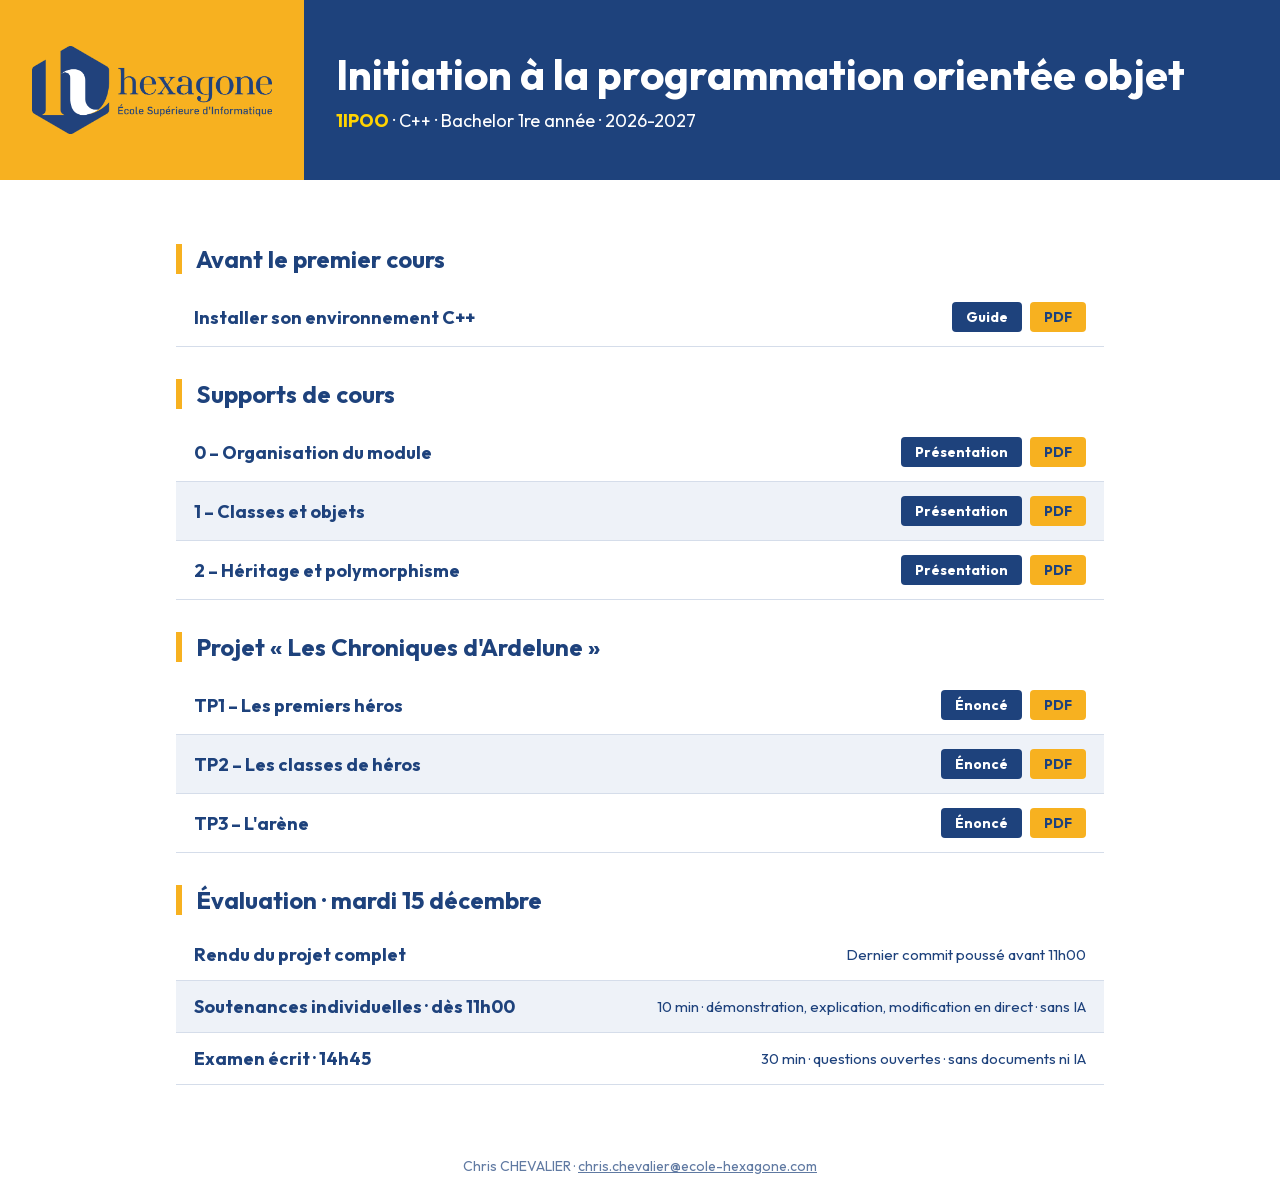
<file: index.html>
<!doctype html>
<html lang="fr">
<head>
  <meta charset="utf-8">
  <meta name="viewport" content="width=device-width, initial-scale=1">
  <title>1IPOO – Initiation à la programmation orientée objet</title>
  <link rel="stylesheet" href="assets/fonts/outfit.css">
  <style>
    :root { --marine: #1E427C; --ambre: #F7B120; --jaune: #FFD301; --gris-clair: #EEF2F8; }
    * { box-sizing: border-box; }
    body { margin: 0; font-family: "Outfit", Arial, "Helvetica Neue", Helvetica, sans-serif; color: var(--marine); background: #fff; }
    header { background: var(--marine); color: #fff; display: flex; align-items: stretch; min-height: 180px; }
    header .panneau { background: var(--ambre); display: flex; align-items: center; justify-content: center; padding: 24px 32px; flex: 0 0 auto; }
    header .panneau img { width: 240px; max-width: 60vw; display: block; }
    header .titre { padding: 28px 32px; display: flex; flex-direction: column; justify-content: center; }
    header h1 { margin: 0 0 8px; font-size: clamp(28px, 5vw, 42px); }
    header p { margin: 0; font-size: 18px; }
    header .code { color: var(--jaune); font-weight: 700; }
    main { max-width: 960px; margin: 0 auto; padding: 32px 16px 48px; }
    h2 { font-size: 24px; margin: 32px 0 14px; padding-left: 14px; border-left: 6px solid var(--ambre); }
    ul { list-style: none; margin: 0; padding: 0; }
    li { display: flex; flex-wrap: wrap; align-items: center; justify-content: space-between; gap: 10px;
         padding: 14px 18px; border-bottom: 1px solid #D5DDEA; }
    li:nth-child(even) { background: var(--gris-clair); }
    li .nom { font-weight: 700; font-size: 18px; }
    li .liens a { display: inline-block; margin-left: 8px; padding: 6px 14px; border-radius: 4px; font-weight: 700;
                  font-size: 14px; text-decoration: none; background: var(--marine); color: #fff; }
    li .liens a.pdf { background: var(--ambre); color: var(--marine); }
    li .info { font-size: 15px; }
    li.a-venir .nom { opacity: .5; }
    li.a-venir .liens { font-size: 14px; opacity: .6; }
    footer { text-align: center; font-size: 14px; opacity: .7; padding: 24px 16px; }
    @media (max-width: 640px) { header { flex-direction: column; } li .liens a { margin: 0 8px 0 0; } }
  </style>
</head>
<body>
  <header>
    <div class="panneau"><img src="assets/charte/logo-hexagone.png" alt="École Hexagone"></div>
    <div class="titre">
      <h1>Initiation à la programmation orientée objet</h1>
      <p><span class="code">1IPOO</span> · C++ · Bachelor 1re année · 2026-2027</p>
    </div>
  </header>
  <main>
    <h2>Avant le premier cours</h2>
    <ul>
      <li>
        <span class="nom">Installer son environnement C++</span>
        <span class="liens"><a href="guides/installation.html">Guide</a><a class="pdf" href="pdf/installation.pdf">PDF</a></span>
      </li>
    </ul>
    <h2>Supports de cours</h2>
    <ul>
      <li>
        <span class="nom">0 – Organisation du module</span>
        <span class="liens"><a href="cours/0-organisation-du-module.html">Présentation</a><a class="pdf" href="pdf/0-organisation-du-module.pdf">PDF</a></span>
      </li>
      <li>
        <span class="nom">1 – Classes et objets</span>
        <span class="liens"><a href="cours/1-classes-et-objets.html">Présentation</a><a class="pdf" href="pdf/1-classes-et-objets.pdf">PDF</a></span>
      </li>
      <li>
        <span class="nom">2 – Héritage et polymorphisme</span>
        <span class="liens"><a href="cours/2-heritage-et-polymorphisme.html">Présentation</a><a class="pdf" href="pdf/2-heritage-et-polymorphisme.pdf">PDF</a></span>
      </li>
    </ul>
    <h2>Projet « Les Chroniques d'Ardelune »</h2>
    <ul>
      <li>
        <span class="nom">TP1 – Les premiers héros</span>
        <span class="liens"><a href="tp/tp1.html">Énoncé</a><a class="pdf" href="pdf/tp1.pdf">PDF</a></span>
      </li>
      <li>
        <span class="nom">TP2 – Les classes de héros</span>
        <span class="liens"><a href="tp/tp2.html">Énoncé</a><a class="pdf" href="pdf/tp2.pdf">PDF</a></span>
      </li>
      <li>
        <span class="nom">TP3 – L'arène</span>
        <span class="liens"><a href="tp/tp3.html">Énoncé</a><a class="pdf" href="pdf/tp3.pdf">PDF</a></span>
      </li>
    </ul>
    <h2>Évaluation · mardi 15 décembre</h2>
    <ul>
      <li>
        <span class="nom">Rendu du projet complet</span>
        <span class="info">Dernier commit poussé avant 11h00</span>
      </li>
      <li>
        <span class="nom">Soutenances individuelles · dès 11h00</span>
        <span class="info">10 min · démonstration, explication, modification en direct · sans IA</span>
      </li>
      <li>
        <span class="nom">Examen écrit · 14h45</span>
        <span class="info">30 min · questions ouvertes · sans documents ni IA</span>
      </li>
    </ul>
  </main>
  <footer>Chris CHEVALIER · <a href="mailto:chris.chevalier@ecole-hexagone.com" style="color: inherit;">chris.chevalier@ecole-hexagone.com</a></footer>
</body>
</html>
</file>
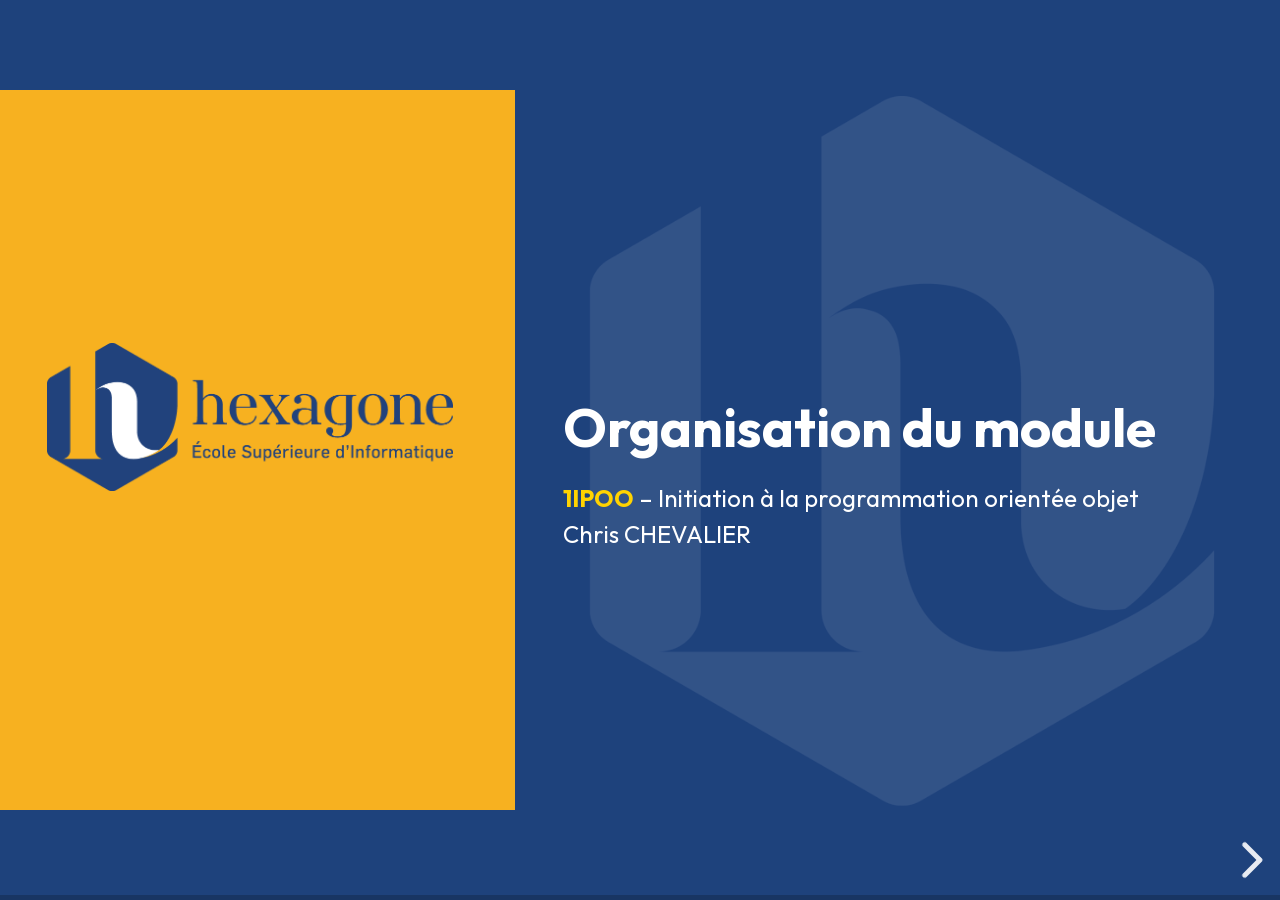
<file: cours/0-organisation-du-module.html>
<!doctype html>
<html lang="fr">
<head>
  <meta charset="utf-8">
  <meta name="viewport" content="width=device-width, initial-scale=1">
  <title>Organisation du module – 1IPOO</title>
  <link rel="stylesheet" href="../assets/vendor/reveal/dist/reset.css">
  <link rel="stylesheet" href="../assets/vendor/reveal/dist/reveal.css">
  <link rel="stylesheet" href="../assets/css/hexagone.css">
</head>
<body data-pied="1IPOO – Initiation à la programmation orientée objet · Organisation du module">
<div class="reveal">
<div class="slides">

  <!-- ================================================================== -->
  <section data-layout="titre">
    <h1>Organisation du module</h1>
    <div class="sous-titre">
      <span class="code-module">1IPOO</span> – Initiation à la programmation orientée objet<br>
      Chris CHEVALIER
    </div>
    <aside class="notes">
      Accueil des deux campus : Clermont-Ferrand en salle avec moi, Versailles sur Teams.
      Vérifier le son et le partage d'écran avant de commencer. Tour de table rapide : qui a terminé l'installation du guide ?
    </aside>
  </section>

  <!-- ================================================================== -->
  <section data-layout="sommaire">
    <h1>Sommaire</h1>
    <ol>
      <li>Le module</li>
      <li>Le déroulé</li>
      <li>Modalités d'évaluation</li>
    </ol>
  </section>

  <!-- ================================================================== -->
  <section data-layout="section">
    <div class="numero">#1</div>
    <h2>Le module</h2>
    <div class="sous-titre">Organisation du module</div>
  </section>

  <!-- ================================================================== -->
  <section>
    <h2>Pourquoi le C++ ?</h2>
    <div class="corps">
      <div class="colonnes">
        <div>
          <p><strong>Un langage rapide et proche de la machine :</strong></p>
          <ul class="dense">
            <li>Il est <strong>compilé</strong> : votre code est traduit en langage machine avant d'être lancé</li>
            <li>Il est utilisé là où la <strong>performance</strong> compte : moteurs de jeux vidéo, navigateurs web, systèmes embarqués, finance</li>
            <li>Il est <strong>normalisé</strong> et libre d'usage : plusieurs compilateurs gratuits existent (GCC, Clang)</li>
          </ul>
        </div>
        <div>
          <p><strong>Un langage pour apprendre l'objet :</strong></p>
          <ul class="dense">
            <li>Il rend <strong>visibles</strong> les notions que Python cache : types, droits d'accès, mémoire</li>
            <li>Les concepts objet appris ici (classe, héritage, polymorphisme) se retrouvent en <strong>Java, C#, PHP, Python…</strong></li>
          </ul>
        </div>
      </div>
      <div class="encadre" style="margin-top: 14px;">
        Vous savez déjà programmer en Python : variables, conditions, boucles et fonctions existent aussi en C++. <strong>Seule l'écriture change.</strong>
      </div>
    </div>
    <aside class="notes">
      Rassurer : on ne repart pas de zéro. Le premier cours fait le pont Python → C++ avant de passer à l'objet.
    </aside>
  </section>

  <!-- ================================================================== -->
  <section>
    <h2>Objectifs du module</h2>
    <div class="corps">
      <p>À l'issue du module, vous serez capables de :</p>
      <ul>
        <li><strong>Écrire, compiler et exécuter</strong> un programme C++ réparti en plusieurs fichiers</li>
        <li><strong>Créer des classes</strong> avec des attributs, des méthodes, des constructeurs et un destructeur</li>
        <li><strong>Protéger les données</strong> d'un objet grâce à l'encapsulation</li>
        <li><strong>Réutiliser du code</strong> grâce à l'héritage, simple et multiple</li>
        <li><strong>Manipuler une collection d'objets</strong> différents grâce au polymorphisme et aux classes abstraites</li>
      </ul>
    </div>
  </section>

  <!-- ================================================================== -->
  <section>
    <h2>Programme</h2>
    <div class="corps">
      <div class="colonnes">
        <div class="carte">
          <h3>Cours 1 – Classes et objets</h3>
          Du Python au C++, classes, attributs et méthodes, encapsulation, fichiers <code>.hpp</code> et <code>.cpp</code>, constructeurs et destructeur
        </div>
        <div class="carte">
          <h3>Cours 2 – Héritage et polymorphisme</h3>
          Héritage simple et multiple, méthodes virtuelles, collections d'objets, classes abstraites
        </div>
      </div>
      <div class="carte pleine" style="margin-top: 26px;">
        <h3>Projet fil rouge « Les Chroniques d'Ardelune »</h3>
        3 TP qui s'enchaînent : un jeu de rôle en mode texte, construit étape par étape, des premiers héros jusqu'à une arène de combat
      </div>
    </div>
  </section>

  <!-- ================================================================== -->
  <section data-layout="section">
    <div class="numero">#2</div>
    <h2>Le déroulé</h2>
    <div class="sous-titre">Organisation du module</div>
  </section>

  <!-- ================================================================== -->
  <section>
    <h2>Calendrier</h2>
    <div class="corps">
      <div class="frise">
        <div class="etape">
          <div class="date">Mar. 1er décembre</div>
          <ul>
            <li>Organisation et cours 1</li>
            <li>TP1 – Les premiers héros</li>
            <li>15h45 : Kahoot</li>
          </ul>
        </div>
        <div class="etape">
          <div class="date">Mer. 2 décembre</div>
          <ul>
            <li>Cours 2</li>
            <li>TP2 – Les classes de héros</li>
            <li>TP3 – L'arène</li>
            <li>15h45 : Kahoot</li>
          </ul>
        </div>
        <div class="etape">
          <div class="date">D'ici le 15</div>
          <ul>
            <li>Fin du projet, chez vous</li>
          </ul>
        </div>
        <div class="etape marine">
          <div class="date">Mar. 15 décembre</div>
          <ul>
            <li>9h : fin du projet, <strong>dernier commit à 11h00</strong></li>
            <li>11h : soutenances individuelles</li>
            <li>14h45 : examen écrit (30 min)</li>
          </ul>
        </div>
      </div>
      <div class="encadre" style="margin-top: 26px;">
        Horaires des trois journées : <strong>9h – 13h</strong> puis <strong>14h – 16h</strong>.
      </div>
    </div>
  </section>

  <!-- ================================================================== -->
  <section>
    <h2>Deux campus, un seul cours</h2>
    <div class="corps">
      <table>
        <tr><th style="width: 200px;">Journées</th><th>Avec moi en salle</th><th>Sur Teams</th></tr>
        <tr><td>1er et 2 décembre</td><td>Clermont-Ferrand</td><td>Versailles, depuis chez vous ou le campus</td></tr>
        <tr><td>15 décembre</td><td>Versailles</td><td>Clermont-Ferrand</td></tr>
      </table>
      <div class="colonnes" style="margin-top: 20px;">
        <div>
          <ul class="dense">
            <li>Micro coupé pendant le travail, <strong>caméra facultative</strong></li>
            <li>Vos questions dans le <strong>chat</strong> Teams : je réponds au fil de l'eau</li>
            <li>Je vous rejoins en appel quand vous le demandez. Vous me montrez votre code en <strong>partageant votre écran</strong></li>
          </ul>
        </div>
        <div>
          <ul class="dense">
            <li>Les cours et les énoncés sont <strong>en ligne et en PDF</strong> : en cas de coupure, continuez avec eux</li>
            <li>À distance, un point d'étape rapide <strong>toutes les heures</strong> pendant les TP</li>
          </ul>
        </div>
      </div>
    </div>
    <aside class="notes">
      Donner le lien Teams et les liens des supports dans le chat dès le début. Rappeler aux étudiants à distance de rester connectés pendant les TP.
    </aside>
  </section>

  <!-- ================================================================== -->
  <section>
    <h2>Une journée type</h2>
    <div class="corps">
      <table>
        <tr><th style="width: 190px;">Moment</th><th>Déroulé</th></tr>
        <tr><td>Matin</td><td>Cours, ponctué de quiz « Qu'affiche ce programme ? » et de mini-exercices, puis début du TP</td></tr>
        <tr><td>Après-midi</td><td>TP du projet Ardelune, avec un accompagnement individuel</td></tr>
        <tr><td>15h45</td><td>Kahoot : 10 questions pour ancrer la journée</td></tr>
      </table>
      <div class="encadre marine" style="margin-top: 22px;">
        Demandez de l'aide dès que vous êtes bloqués. <strong>Rester bloqué 20 minutes, c'est 20 minutes perdues</strong>.
        En C++, le compilateur affiche beaucoup d'erreurs : lisez toujours <strong>la première</strong>, c'est souvent la seule qui compte.
      </div>
    </div>
  </section>

  <!-- ================================================================== -->
  <section>
    <h2>Votre environnement de travail</h2>
    <div class="corps">
      <ul style="margin-bottom: 18px;">
        <li><strong>Un compilateur C++</strong> : <code>g++</code> (MSYS2 sous Windows, outils Xcode sous macOS)</li>
        <li><a href="https://code.visualstudio.com/" target="_blank"><strong>VS Code</strong></a> et son <a href="https://marketplace.visualstudio.com/items?itemName=ms-vscode.cpptools" target="_blank">extension C/C++</a></li>
        <li><a href="https://desktop.github.com/" target="_blank"><strong>GitHub Desktop</strong></a> et votre compte <strong>GitHub</strong> avec la double authentification</li>
        <li><a href="https://cppreference.com/" target="_blank"><strong>cppreference.com</strong></a> : la documentation de référence du C++ (en anglais)</li>
      </ul>
      <div class="encadre marine">
        Toute la procédure est dans le <a href="../guides/installation.html" target="_blank"><strong>guide d'installation</strong></a>.
        Le test final : compiler <code>hello.cpp</code> et voir s'afficher <code>Bonjour depuis le C++ !</code>
      </div>
    </div>
    <aside class="notes">
      Faire lever la main (ou réagir dans le chat) à ceux dont le test fonctionne. Les autres : dépannage pendant le début du cours 1,
      OnlineGDB en dernier recours.
    </aside>
  </section>

  <!-- ================================================================== -->
  <section data-layout="section">
    <div class="numero">#3</div>
    <h2>Modalités d'évaluation</h2>
    <div class="sous-titre">Organisation du module</div>
  </section>

  <!-- ================================================================== -->
  <section>
    <h2>Modalités d'évaluation</h2>
    <div class="corps">
      <table>
        <tr><th>Épreuve</th><th>Conditions</th><th class="num">Poids</th></tr>
        <tr><td><strong>Projet Ardelune</strong> <span class="etiquette">Pratique</span></td><td>Code rendu sur GitHub et soutenance individuelle le mardi 15/12</td><td class="num"><strong>60 %</strong></td></tr>
        <tr><td><strong>Examen écrit</strong> <span class="etiquette ambre">Théorie</span></td><td>Le mardi 15/12 à 14h45, sur ordinateur, sans documents ni IA</td><td class="num"><strong>40 %</strong></td></tr>
      </table>
      <div class="encadre" style="margin-top: 22px;">
        La soutenance et l'écrit portent sur ce que vous démontrez <strong>vous-mêmes, en direct</strong>.
      </div>
    </div>
    <aside class="notes">
      Justifier : à l'heure de l'IA générative, un code rendu ne prouve pas qu'on sait programmer.
      La soutenance et l'écrit vérifient la compréhension.
    </aside>
  </section>

  <!-- ================================================================== -->
  <section>
    <h2>Soutenance et examen écrit</h2>
    <div class="corps">
      <div class="colonnes">
        <div class="carte">
          <h3>Soutenance individuelle · 10 min · le 15/12 dès 11h00</h3>
          <ul>
            <li>Démonstration de votre jeu</li>
            <li>Explication d'une partie du code que je choisis</li>
            <li>Une petite modification en direct, <strong>sans IA</strong></li>
          </ul>
        </div>
        <div class="carte">
          <h3>Examen écrit · 30 min · le 15/12 à 14h45</h3>
          <ul>
            <li><strong>Questions ouvertes</strong> sur les deux cours</li>
            <li>Plusieurs questions portent sur des <strong>extraits de code</strong> à lire</li>
            <li>Sur ordinateur (questionnaire Microsoft Forms), avec votre compte École Hexagone</li>
            <li>Sans documents ni IA. Tiers temps : 40 min</li>
          </ul>
        </div>
      </div>
    </div>
  </section>

  <!-- ================================================================== -->
  <section>
    <h2>Rendu du projet sur GitHub</h2>
    <div class="corps">
      <ul>
        <li>Un dépôt <strong>privé</strong> nommé <code>1ipoo-ardelune-nom-prenom</code>, créé avec GitHub Desktop</li>
        <li>Invitez <strong>Chris-CHEVALIER</strong> comme collaborateur <strong>dès le mardi 1er décembre</strong></li>
        <li><strong>Des commits réguliers</strong>, au moins un par étape terminée</li>
        <li>Un <code>README.md</code> qui explique comment compiler et lancer le jeu et qui déclare votre usage de l'IA</li>
      </ul>
      <div class="encadre marine" style="margin-top: 14px;">
        Rendu du projet complet <strong>au plus tard le mardi 15 décembre à 11h00</strong> : le dernier commit poussé avant cette heure fait foi.
      </div>
      <p class="petit muet" style="margin-top: 14px;">GitHub appartient à Microsoft et relève du droit américain (<em>Cloud Act</em>). Je l'utilise parce que je le maîtrise.
        Des alternatives ouvertes existent : <a href="https://about.gitlab.com/" target="_blank">GitLab</a>, <a href="https://codeberg.org/" target="_blank">Codeberg</a>.</p>
    </div>
  </section>

  <!-- ================================================================== -->
  <section>
    <h2>L'IA générative : autorisée, à une condition</h2>
    <div class="corps">
      <div class="colonnes">
        <div>
          <ul>
            <li>ChatGPT, Claude, Copilot… sont <strong>autorisés</strong> pour le projet</li>
            <li>Vous devez <strong>comprendre votre code de bout en bout</strong>. Chaque ligne rendue doit pouvoir être expliquée</li>
            <li>Déclarez votre usage dans le README : quels outils, pour quoi faire</li>
          </ul>
        </div>
        <div>
          <ul>
            <li>La soutenance vérifie cette compréhension. <strong>Une fonctionnalité non expliquée n'est pas comptée</strong></li>
            <li>Soutenance et examen se font <strong>sans IA</strong></li>
            <li>L'entraide est encouragée. Expliquer, oui ; donner son code, non</li>
          </ul>
        </div>
      </div>
      <div class="encadre" style="margin-top: 8px;">
        Conseil : utilisez l'IA comme un <strong>tuteur</strong> (expliquer une erreur de compilation, relire votre code), pas comme un <strong>auteur</strong>.
      </div>
    </div>
  </section>

  <!-- ================================================================== -->
  <section data-layout="titre">
    <h1>Des questions ?</h1>
    <div class="sous-titre">
      Chris CHEVALIER<br>
      chris.chevalier@ecole-hexagone.com
    </div>
  </section>

</div>
</div>

<script src="../assets/vendor/reveal/dist/reveal.js"></script>
<script src="../assets/vendor/reveal/plugin/highlight/highlight.js"></script>
<script src="../assets/vendor/reveal/plugin/notes/notes.js"></script>
<script src="../assets/js/hexagone.js"></script>
</body>
</html>
</file>
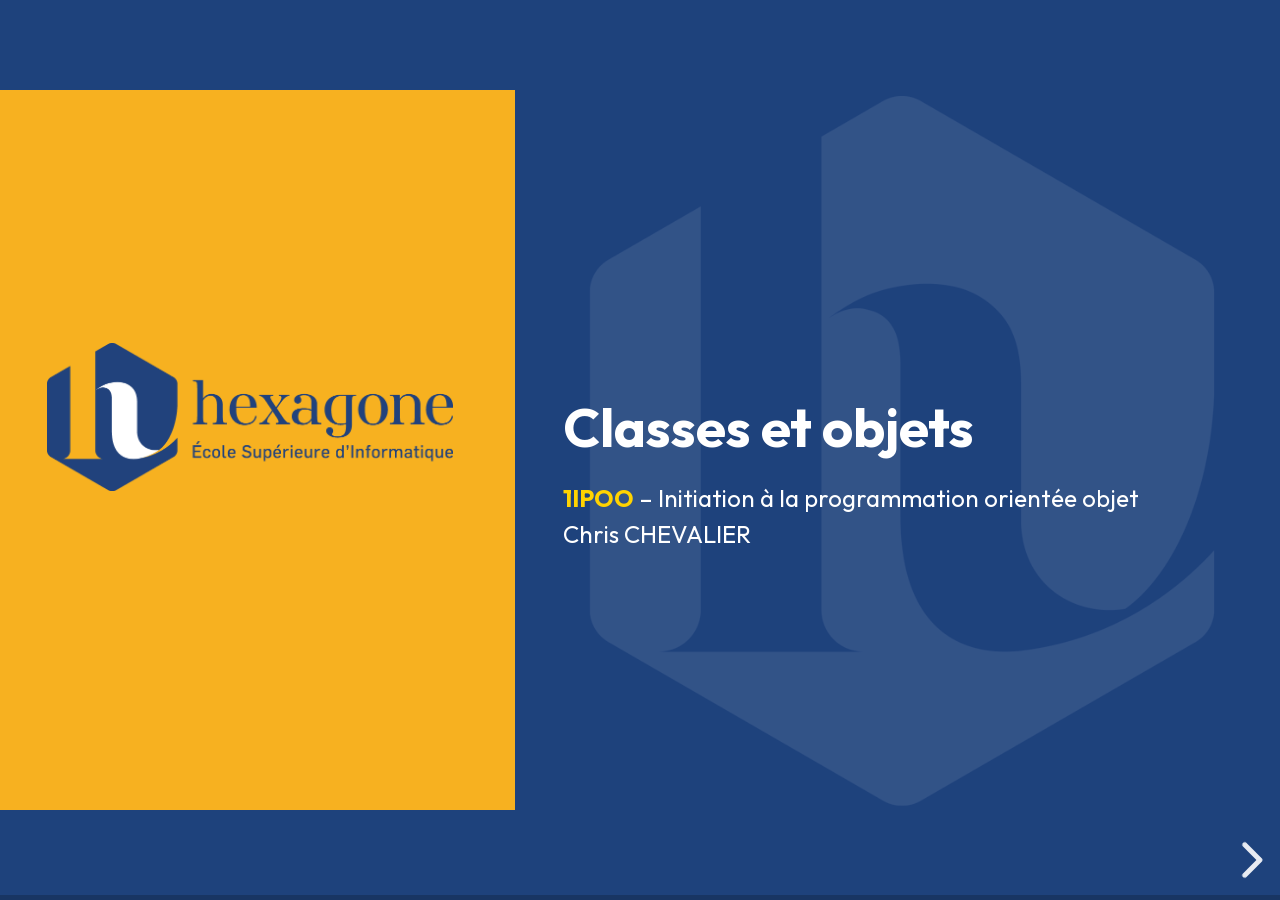
<file: cours/1-classes-et-objets.html>
<!doctype html>
<html lang="fr">
<head>
  <meta charset="utf-8">
  <meta name="viewport" content="width=device-width, initial-scale=1">
  <title>Classes et objets – 1IPOO</title>
  <link rel="stylesheet" href="../assets/vendor/reveal/dist/reset.css">
  <link rel="stylesheet" href="../assets/vendor/reveal/dist/reveal.css">
  <link rel="stylesheet" href="../assets/css/hexagone.css">
</head>
<body data-pied="1IPOO – Initiation à la programmation orientée objet · Classes et objets">
<div class="reveal">
<div class="slides">

  <!-- ================================================================== -->
  <section data-layout="titre">
    <h1>Classes et objets</h1>
    <div class="sous-titre">
      <span class="code-module">1IPOO</span> – Initiation à la programmation orientée objet<br>
      Chris CHEVALIER
    </div>
  </section>

  <section data-layout="sommaire">
    <h1>Sommaire</h1>
    <ol>
      <li>Du Python au C++</li>
      <li>Classes et objets</li>
      <li>L'encapsulation</li>
      <li>Constructeurs et destructeur</li>
      <li>Séparer une classe en deux fichiers</li>
      <li>Des objets qui collaborent</li>
    </ol>
  </section>

  <!-- ================================================================== -->
  <!-- #1 DU PYTHON AU C++                                                -->
  <!-- ================================================================== -->
  <section data-layout="section">
    <div class="numero">#1</div>
    <h2>Du Python au C++</h2>
    <div class="sous-titre">Classes et objets</div>
  </section>

  <section>
    <h2>Compiler plutôt qu'interpréter</h2>
    <div class="corps">
      <div class="frise">
        <div class="etape">
          <div class="date">1. Écrire</div>
          Vous écrivez le code source dans un fichier <code>.cpp</code>
        </div>
        <div class="etape">
          <div class="date">2. Compiler</div>
          Le compilateur <code>g++</code> vérifie le code et le <strong>traduit</strong> en langage machine
        </div>
        <div class="etape">
          <div class="date">3. Obtenir</div>
          Un programme <strong>exécutable</strong> : <code>hello</code> (<code>hello.exe</code> sous Windows)
        </div>
        <div class="etape marine">
          <div class="date">4. Exécuter</div>
          Vous lancez ce programme autant de fois que vous voulez, sans recompiler
        </div>
      </div>
      <div class="colonnes" style="margin-top: 30px;">
        <div class="carte">
          <h3>Python : interprété</h3>
          L'interpréteur lit et exécute votre fichier <strong>ligne après ligne</strong>. Une faute de frappe n'est découverte qu'au moment où la ligne s'exécute.
        </div>
        <div class="carte">
          <h3>C++ : compilé</h3>
          Le compilateur lit <strong>tout le fichier avant</strong> de produire le programme. La plupart des erreurs sont détectées avant même le lancement.
        </div>
      </div>
    </div>
    <aside class="notes">
      Insister : à chaque modification du code, il faut recompiler. Erreur classique : modifier le .cpp et relancer l'ancien exécutable.
    </aside>
  </section>

  <section class="haut">
    <h2>Un premier programme</h2>
    <div class="corps">
      <div class="colonnes code-texte">
        <div>
          <pre data-titre="hello.cpp"><code class="language-cpp" data-trim>
#include &lt;iostream&gt;

int main() {
    std::cout &lt;&lt; "Bonjour, Manon !" &lt;&lt; std::endl;
    std::cout &lt;&lt; 6 * 7 &lt;&lt; std::endl;
    return 0;
}
          </code></pre>
          <pre class="terminal" data-titre="Terminal" data-sortie="hello.cpp"><code class="nohighlight" data-noescape><span class="invite">$ </span>g++ -std=c++17 -Wall hello.cpp -o hello
<span class="invite">$ </span>./hello
Bonjour, Manon !
42</code></pre>
        </div>
        <ul class="dense">
          <li><code>#include &lt;iostream&gt;</code> importe les outils d'affichage, comme <code>import</code> en Python</li>
          <li><code>main()</code> est la <strong>fonction principale</strong> : le programme commence toujours par elle</li>
          <li><code>std::cout &lt;&lt;</code> affiche ce qui suit et <code>std::endl</code> passe à la ligne. <code>std::</code> indique qu'ils viennent de la <a href="https://cppreference.com/w/cpp/standard_library.html" target="_blank">bibliothèque standard</a></li>
          <li>Les <strong>accolades</strong> délimitent les blocs et chaque instruction finit par un <strong>point-virgule</strong></li>
          <li><code>-Wall</code> affiche tous les avertissements (<em>warnings</em>) du compilateur : gardez-le toujours</li>
        </ul>
      </div>
    </div>
    <aside class="notes">
      Faire taper ce programme par tout le monde, compiler, exécuter. Puis retirer un point-virgule pour voir l'erreur.
    </aside>
  </section>

  <section>
    <h2>Lire une erreur de compilation</h2>
    <div class="corps">
      <div class="colonnes texte-code">
        <div>
          <p>Si le code contient une erreur, <strong>aucun programme n'est produit</strong>. Le compilateur indique :</p>
          <ul class="dense">
            <li>le <strong>fichier</strong>, la <strong>ligne</strong> et la <strong>colonne</strong> (<code>hello.cpp:4:40</code>) ;</li>
            <li>le <strong>problème</strong> (<code>expected ';'</code> : un point-virgule était attendu).</li>
          </ul>
          <div class="encadre marine">Une erreur peut en provoquer dix autres. Corrigez <strong>la première</strong>, recompilez, recommencez.</div>
        </div>
        <div>
          <pre data-titre="hello.cpp – un oubli" data-erreur="compilation"><code class="language-cpp" data-trim>
#include &lt;iostream&gt;

int main() {
    std::cout &lt;&lt; "Bonjour" &lt;&lt; std::endl
    return 0;
}
          </code></pre>
          <pre class="terminal mini" data-titre="Terminal"><code class="nohighlight" data-noescape>hello.cpp: In function 'int main()':
hello.cpp:4:40: error: expected ';'
before 'return'</code></pre>
        </div>
      </div>
    </div>
    <aside class="notes">
      Message de GCC (Windows, Linux). Clang sur Mac écrit : expected ';' after expression. Même sens.
    </aside>
  </section>

  <section class="haut">
    <h2>Des variables typées</h2>
    <div class="corps">
      <div class="colonnes code-texte">
        <pre data-titre="variables.cpp"><code class="language-cpp" data-trim>
#include &lt;iostream&gt;
#include &lt;string&gt;
using namespace std;

int main() {
    string name = "Cosmo";
    int age = 19;
    double average = 13.5;
    bool hasLaptop = true;
    char group = 'B';

    cout &lt;&lt; name &lt;&lt; " a " &lt;&lt; age &lt;&lt; " ans" &lt;&lt; endl;
    cout &lt;&lt; average &lt;&lt; " " &lt;&lt; group &lt;&lt; endl;
    cout &lt;&lt; hasLaptop &lt;&lt; endl;
    return 0;
}
        </code></pre>
        <div>
          <table class="dense">
            <tr><th>C++</th><th>Python</th></tr>
            <tr><td><code>int</code></td><td><code>int</code></td></tr>
            <tr><td><code>double</code></td><td><code>float</code></td></tr>
            <tr><td><code>bool</code></td><td><code>bool</code></td></tr>
            <tr><td><code>string</code></td><td><code>str</code></td></tr>
            <tr><td><code>char</code></td><td>un caractère</td></tr>
          </table>
          <pre class="terminal mini" data-titre="Terminal" data-sortie="variables.cpp"><code class="nohighlight" data-noescape>Cosmo a 19 ans
13.5 B
1</code></pre>
          <ul class="legende-code">
            <li>Le type s'écrit à la création et <strong>ne change plus</strong>. Un <code>bool</code> s'affiche <code>1</code> ou <code>0</code></li>
            <li><code>using namespace std;</code> évite d'écrire <code>std::</code> partout. Pratique dans un <code>.cpp</code>, à éviter dans un <code>.hpp</code></li>
          </ul>
        </div>
      </div>
    </div>
  </section>

  <section class="haut">
    <h2>Lire une saisie avec <code>cin</code></h2>
    <div class="corps">
      <div class="colonnes code-texte">
        <pre data-titre="age.cpp" data-saisie="Manon\n19"><code class="language-cpp" data-trim>
#include &lt;iostream&gt;
#include &lt;string&gt;
using namespace std;

int main() {
    string firstName;
    int age;
    cout &lt;&lt; "Votre prénom : ";
    cin &gt;&gt; firstName;
    cout &lt;&lt; "Votre âge : ";
    cin &gt;&gt; age;

    cout &lt;&lt; firstName &lt;&lt; " aura " &lt;&lt; age + 1;
    cout &lt;&lt; " ans l'an prochain." &lt;&lt; endl;
    return 0;
}
        </code></pre>
        <div>
          <pre class="terminal mini" data-titre="Terminal" data-sortie="age.cpp"><code class="nohighlight" data-noescape>Votre prénom : <span class="saisie">Manon</span>
Votre âge : <span class="saisie">19</span>
Manon aura 20 ans
l'an prochain.</code></pre>
          <ul class="dense">
            <li><code>cin &gt;&gt;</code> lit une valeur tapée au clavier et la range dans la variable</li>
            <li>Pas de conversion comme <code>int(input())</code> : <code>cin</code> lit un <code>int</code> parce que la variable est un <code>int</code></li>
            <li><code>cin &gt;&gt;</code> s'arrête au premier espace</li>
          </ul>
        </div>
      </div>
    </div>
    <aside class="notes">
      Le terminal coupe la dernière ligne pour tenir dans la diapo. Pour lire une ligne entière avec des espaces : getline(cin, texte).
    </aside>
  </section>

  <section class="haut">
    <h2>Les conditions</h2>
    <div class="corps">
      <div class="colonnes code-texte">
        <pre data-titre="grades.cpp"><code class="language-cpp" data-trim>
#include &lt;iostream&gt;
using namespace std;

int main() {
    int grade = 14;
    if (grade &gt;= 16) {
        cout &lt;&lt; "Très bien" &lt;&lt; endl;
    } else if (grade &gt;= 10 &amp;&amp; grade &lt; 16) {
        cout &lt;&lt; "Admis" &lt;&lt; endl;
    } else {
        cout &lt;&lt; "Ajourné" &lt;&lt; endl;
    }
    return 0;
}
        </code></pre>
        <div>
          <ul class="dense">
            <li>La condition s'écrit <strong>entre parenthèses</strong>, le bloc entre <strong>accolades</strong></li>
            <li><code>elif</code> devient <code>else if</code></li>
            <li><code>and</code>, <code>or</code> et <code>not</code> deviennent <code>&amp;&amp;</code>, <code>||</code> et <code>!</code></li>
            <li>Les comparaisons ne changent pas : <code>==</code>, <code>!=</code>, <code>&lt;</code>, <code>&gt;=</code>…</li>
          </ul>
          <pre class="terminal mini" data-titre="Terminal" data-sortie="grades.cpp"><code class="nohighlight" data-noescape>Admis</code></pre>
        </div>
      </div>
    </div>
  </section>

  <section class="haut">
    <h2>Les boucles</h2>
    <div class="corps">
      <div class="colonnes code-texte">
        <pre data-titre="loops.cpp"><code class="language-cpp" data-trim>
#include &lt;iostream&gt;
using namespace std;

int main() {
    for (int week = 1; week &lt;= 3; week++) {
        cout &lt;&lt; "Semaine " &lt;&lt; week &lt;&lt; endl;
    }

    int credits = 0;
    while (credits &lt; 6) {
        credits = credits + 2;
    }
    cout &lt;&lt; credits &lt;&lt; " crédits" &lt;&lt; endl;
    return 0;
}
        </code></pre>
        <div>
          <ul class="dense">
            <li><code>for</code> a trois parties : le départ, la condition pour continuer, le pas. Ici, comme <code>for week in range(1, 4)</code></li>
            <li><code>week++</code> ajoute 1 à <code>week</code></li>
            <li><code>while</code> fonctionne comme en Python</li>
          </ul>
          <pre class="terminal mini" data-titre="Terminal" data-sortie="loops.cpp"><code class="nohighlight" data-noescape>Semaine 1
Semaine 2
Semaine 3
6 crédits</code></pre>
        </div>
      </div>
    </div>
  </section>

  <section class="haut">
    <h2>Des fonctions typées</h2>
    <div class="corps">
      <div class="colonnes code-texte">
        <pre data-titre="average.cpp"><code class="language-cpp" data-trim>
#include &lt;iostream&gt;
#include &lt;string&gt;
using namespace std;

double average(double a, double b) {
    return (a + b) / 2;
}

void greet(string name) {
    cout &lt;&lt; "Bienvenue, " &lt;&lt; name &lt;&lt; " !" &lt;&lt; endl;
}

int main() {
    greet("Chris");
    cout &lt;&lt; average(12, 15) &lt;&lt; endl;
    return 0;
}
        </code></pre>
        <div>
          <ul class="dense">
            <li>Le type de retour s'écrit <strong>devant</strong> le nom de la fonction, le type de chaque paramètre devant le paramètre</li>
            <li><code>void</code> : la fonction ne renvoie rien</li>
            <li>Une fonction doit être écrite <strong>avant</strong> d'être appelée, ici au-dessus de <code>main</code></li>
          </ul>
          <pre class="terminal mini" data-titre="Terminal" data-sortie="average.cpp"><code class="nohighlight" data-noescape>Bienvenue, Chris !
13.5</code></pre>
          <div class="encadre marine petit">Entre deux entiers, <code>/</code> fait une <strong>division entière</strong> : <code>7 / 2</code> vaut <code>3</code> (<code>7 // 2</code> en Python).</div>
        </div>
      </div>
    </div>
  </section>

  <section class="haut">
    <h2>Qu'affiche ce programme ?</h2>
    <div class="corps">
      <div class="colonnes code-double">
        <pre data-titre="quiz_1.cpp (1/2)"><code class="language-cpp" data-trim>
#include &lt;iostream&gt;
using namespace std;

int bonus(int grade) {
    if (grade &gt; 18) {
        return 0;
    }
    return 2;
}
        </code></pre>
        <div>
          <pre data-titre="quiz_1.cpp (2/2)"><code class="language-cpp" data-trim>
int main() {
    int total = 0;
    for (int i = 0; i &lt; 4; i++) {
        total = total + i;
    }
    cout &lt;&lt; total &lt;&lt; endl;
    cout &lt;&lt; 9 / 4 &lt;&lt; endl;
    cout &lt;&lt; 17 + bonus(17) &lt;&lt; endl;
    return 0;
}
          </code></pre>
          <div class="reponse fragment"><code>6</code> : <code>i</code> vaut 0, 1, 2 puis 3, donc 0 + 1 + 2 + 3</div>
          <div class="reponse fragment"><code>2</code> : division entière entre deux <code>int</code></div>
          <div class="reponse fragment"><code>19</code> : 17 n'est pas supérieur à 18, <code>bonus</code> renvoie 2</div>
        </div>
      </div>
      <pre class="terminal" data-sortie="quiz_1.cpp" style="display: none;"><code class="nohighlight" data-noescape>6
2
19</code></pre>
    </div>
    <aside class="notes">
      Laisser 30 secondes, faire répondre à l'oral (ou dans le chat pour Versailles), puis révéler ligne par ligne.
    </aside>
  </section>

  <!-- ================================================================== -->
  <!-- #2 CLASSES ET OBJETS                                               -->
  <!-- ================================================================== -->
  <section data-layout="section">
    <div class="numero">#2</div>
    <h2>Classes et objets</h2>
    <div class="sous-titre">Classes et objets</div>
  </section>

  <section>
    <h2>Un objet, vous en avez déjà utilisé</h2>
    <div class="corps">
      <div class="colonnes code-texte">
        <div>
          <pre data-titre="string_object.cpp"><code class="language-cpp" data-trim>
#include &lt;iostream&gt;
#include &lt;string&gt;
using namespace std;

int main() {
    string course = "Programmation objet";
    cout &lt;&lt; course.size() &lt;&lt; endl;
    cout &lt;&lt; course.substr(0, 5) &lt;&lt; endl;
    return 0;
}
          </code></pre>
          <pre class="terminal mini" data-titre="Terminal" data-sortie="string_object.cpp"><code class="nohighlight" data-noescape>19
Progr</code></pre>
        </div>
        <ul class="dense">
          <li><code>course</code> est un <strong>objet</strong> de type <code>string</code></li>
          <li>Il contient des <strong>données</strong> : les caractères du texte</li>
          <li>Il sait faire des <strong>actions</strong> : <code>size()</code> donne sa longueur, <code>substr()</code> extrait un morceau</li>
          <li>On appelle une action avec un <strong>point</strong>, comme <code>"texte".upper()</code> en Python</li>
          <li>Vous l'utilisez sans savoir comment il marche à l'intérieur : l'objet <strong>cache sa complexité</strong></li>
        </ul>
      </div>
    </div>
  </section>

  <section>
    <h2>Classe et objet</h2>
    <div class="corps">
      <div class="colonnes">
        <div>
          <ul class="dense">
            <li>Une <strong>classe</strong> est un <strong>modèle</strong> : elle décrit ce que contient un objet et ce qu'il sait faire</li>
            <li>Un <strong>objet</strong> est un exemplaire concret créé à partir de ce modèle. C'est une <strong>instance</strong> de la classe</li>
            <li>Une classe a des <strong>attributs</strong> (ses données) et des <strong>méthodes</strong> (ses actions : des fonctions de la classe)</li>
            <li>Par convention, une classe commence par une <strong>majuscule</strong> (<code>LibraryCard</code>), un objet par une minuscule (<code>manonCard</code>)</li>
          </ul>
        </div>
        <div class="carte pleine">
          <h3>La classe <code>LibraryCard</code> (carte de bibliothèque)</h3>
          <p><strong>Attributs</strong> : le nom du titulaire, le nombre de livres empruntés</p>
          <p><strong>Méthodes</strong> : emprunter un livre, rendre un livre, afficher la carte</p>
          <p><strong>Objets</strong> : la carte de Manon, celle de Cosmo… Chacune a ses propres valeurs.</p>
        </div>
      </div>
    </div>
  </section>

  <section class="haut">
    <h2>Déclarer une classe</h2>
    <div class="corps">
      <div class="colonnes code-double">
        <div>
          <pre data-titre="card_v1.cpp (1/2)"><code class="language-cpp" data-trim>
#include &lt;iostream&gt;
#include &lt;string&gt;
using namespace std;

class LibraryCard {
public:
    string owner;
    int borrowedBooks;
};
          </code></pre>
          <ul class="legende-code">
            <li><code>class LibraryCard { … };</code> déclare la classe. N'oubliez pas le <strong>point-virgule</strong> final</li>
            <li><code>public:</code> rend les attributs accessibles depuis <code>main</code> (nous y reviendrons)</li>
            <li><code>LibraryCard manonCard;</code> crée un objet, comme on crée une variable</li>
            <li><code>objet.attribut</code> lit ou modifie un attribut de cet objet</li>
          </ul>
        </div>
        <div>
          <pre data-titre="card_v1.cpp (2/2)"><code class="language-cpp" data-trim>
int main() {
    LibraryCard manonCard;
    manonCard.owner = "Manon";
    manonCard.borrowedBooks = 2;

    LibraryCard cosmoCard;
    cosmoCard.owner = "Cosmo";
    cosmoCard.borrowedBooks = 0;

    cout &lt;&lt; manonCard.owner &lt;&lt; " : "
         &lt;&lt; manonCard.borrowedBooks &lt;&lt; endl;
    return 0;
}
          </code></pre>
          <pre class="terminal mini" data-titre="Terminal" data-sortie="card_v1.cpp"><code class="nohighlight" data-noescape>Manon : 2</code></pre>
        </div>
      </div>
    </div>
  </section>

  <section class="haut">
    <h2>Ajouter des méthodes</h2>
    <div class="corps">
      <div class="colonnes code-double">
        <pre data-titre="card_v2.cpp (1/2)"><code class="language-cpp" data-trim>
#include &lt;iostream&gt;
#include &lt;string&gt;
using namespace std;

class LibraryCard {
public:
    string owner;
    int borrowedBooks;

    void borrowBook() {
        borrowedBooks = borrowedBooks + 1;
    }

    void display() {
        cout &lt;&lt; owner &lt;&lt; " : " &lt;&lt; borrowedBooks;
        cout &lt;&lt; " livre(s)" &lt;&lt; endl;
    }
};
        </code></pre>
        <div>
          <pre data-titre="card_v2.cpp (2/2)"><code class="language-cpp" data-trim>
int main() {
    LibraryCard card;
    card.owner = "Manon";
    card.borrowedBooks = 0;
    card.borrowBook();
    card.borrowBook();
    card.display();
    return 0;
}
          </code></pre>
          <pre class="terminal mini" data-titre="Terminal" data-sortie="card_v2.cpp"><code class="nohighlight" data-noescape>Manon : 2 livre(s)</code></pre>
          <ul class="legende-code">
            <li>Une <strong>méthode</strong> est une fonction écrite <strong>dans</strong> la classe. Elle accède directement aux attributs de l'objet</li>
            <li>Pas de <code>self</code> comme en Python : en C++, il est implicite</li>
            <li><code>card.borrowBook()</code> se lit : « sur l'objet <code>card</code>, j'appelle <code>borrowBook</code> »</li>
          </ul>
        </div>
      </div>
    </div>
    <aside class="notes">
      Le pointeur this existe (équivalent de self) : inutile aujourd'hui.
    </aside>
  </section>

  <!-- ================================================================== -->
  <!-- #3 ENCAPSULATION                                                   -->
  <!-- ================================================================== -->
  <section data-layout="section">
    <div class="numero">#3</div>
    <h2>L'encapsulation</h2>
    <div class="sous-titre">Classes et objets</div>
  </section>

  <section>
    <h2>Le problème des attributs publics</h2>
    <div class="corps">
      <div class="colonnes texte-code">
        <div>
          <p>La bibliothèque limite les emprunts à <strong>5 livres</strong> par carte. Mais rien n'empêche d'écrire n'importe quoi :</p>
          <pre data-titre="Dans main"><code class="language-plaintext">card.borrowedBooks = 42;
card.borrowedBooks = -3;</code></pre>
          <p>Le programme accepte ces valeurs absurdes. Chaque développeur qui utilise la classe doit penser à vérifier… et il finira par oublier.</p>
        </div>
        <div class="encadre marine">
          <span class="intitule">Le principe d'encapsulation</span>
          <p>Les <strong>attributs</strong> d'une classe sont <strong>cachés</strong> : on ne peut pas les modifier depuis l'extérieur.</p>
          <p>On passe par des <strong>méthodes publiques</strong>, qui vérifient la cohérence des valeurs avant de modifier les attributs.</p>
          <p>L'objet <strong>protège lui-même</strong> ses données.</p>
        </div>
      </div>
    </div>
  </section>

  <section class="haut">
    <h2><code>public</code> et <code>private</code></h2>
    <div class="corps">
      <div class="colonnes code-texte">
        <div>
          <pre data-titre="card_private.cpp" data-erreur="compilation"><code class="language-cpp" data-trim>
class LibraryCard {
private:
    int borrowedBooks = 0;

public:
    void borrowBook() {
        borrowedBooks++;
    }
};

int main() {
    LibraryCard card;
    card.borrowedBooks = 42;
    return 0;
}
          </code></pre>
        </div>
        <div>
          <pre class="terminal mini" data-titre="Terminal"><code class="nohighlight" data-noescape>card_private.cpp:13:10: error:
'int LibraryCard::borrowedBooks'
is private within this context</code></pre>
          <table class="dense">
            <tr><th>Droit d'accès</th><th>Accessible depuis</th></tr>
            <tr><td><code>public</code></td><td>partout</td></tr>
            <tr><td><code>private</code></td><td>les méthodes de la classe seulement</td></tr>
          </table>
          <ul class="dense">
            <li>La règle : <strong>attributs privés</strong>, <strong>méthodes publiques</strong></li>
            <li>Dans une classe, tout est <code>private</code> par défaut</li>
            <li>L'erreur est détectée <strong>à la compilation</strong> : aucun programme n'est produit</li>
          </ul>
        </div>
      </div>
    </div>
    <aside class="notes">
      Message de GCC. Clang sur Mac écrit "is a private member of". Même sens.
      Une méthode qui ne sert qu'à l'intérieur de la classe peut aussi être privée.
    </aside>
  </section>

  <section class="haut">
    <h2>Des méthodes qui protègent les données</h2>
    <div class="corps">
      <div class="colonnes code-double">
        <pre data-titre="card_v3.cpp (1/2)"><code class="language-cpp" data-trim>
#include &lt;iostream&gt;
using namespace std;

class LibraryCard {
private:
    int borrowedBooks = 0;

public:
    bool borrowBook() {
        if (borrowedBooks &gt;= 5) {
            cout &lt;&lt; "Limite atteinte." &lt;&lt; endl;
            return false;
        }
        borrowedBooks++;
        return true;
    }

    int getBorrowedBooks() const {
        return borrowedBooks;
    }
};
        </code></pre>
        <div>
          <pre data-titre="card_v3.cpp (2/2)"><code class="language-cpp" data-trim>
int main() {
    LibraryCard card;
    for (int i = 0; i &lt; 6; i++) {
        card.borrowBook();
    }
    cout &lt;&lt; card.getBorrowedBooks() &lt;&lt; endl;
    return 0;
}
          </code></pre>
          <pre class="terminal mini" data-titre="Terminal" data-sortie="card_v3.cpp"><code class="nohighlight" data-noescape>Limite atteinte.
5</code></pre>
          <ul class="legende-code">
            <li><code>borrowBook()</code> <strong>refuse</strong> le 6<sup>e</sup> emprunt et renvoie <code>false</code></li>
            <li><code>getBorrowedBooks()</code> donne la valeur <strong>en lecture seule</strong> : on peut la lire, pas la modifier</li>
            <li><code>= 0</code> après un attribut donne sa valeur de départ. Les constructeurs feront mieux</li>
          </ul>
        </div>
      </div>
    </div>
  </section>

  <section>
    <h2>Accesseurs, mutateurs et méthodes <code>const</code></h2>
    <div class="corps">
      <div class="colonnes code-texte">
        <pre data-titre="Extrait d'une classe Student"><code class="language-plaintext">private:
    int age;

public:
    int getAge() const {        // accesseur
        return age;
    }

    void setAge(int newAge) {   // mutateur
        if (newAge >= 15 &amp;&amp; newAge &lt;= 99) {
            age = newAge;
        }
    }</code></pre>
        <ul class="dense">
          <li>Un <strong>accesseur</strong> (<em>getter</em>) renvoie la valeur d'un attribut privé. Son nom commence par <code>get</code></li>
          <li>Un <strong>mutateur</strong> (<em>setter</em>) modifie un attribut <strong>après vérification</strong>. Son nom commence par <code>set</code></li>
          <li><code>const</code> en fin de méthode promet qu'elle <strong>ne modifie pas</strong> l'objet. Le compilateur y refuse toute modification d'attribut</li>
          <li>Pas de mutateur par réflexe : seulement s'il a du sens. On ne change pas le titulaire d'une carte</li>
        </ul>
      </div>
    </div>
  </section>

  <section class="haut">
    <h2>Qu'affiche ce programme ?</h2>
    <div class="corps">
      <div class="colonnes code-double">
        <pre data-titre="quiz_2.cpp (1/2)"><code class="language-cpp" data-trim>
#include &lt;iostream&gt;
using namespace std;

class Course {
private:
    int grade = 10;

public:
    void setGrade(int newGrade) {
        if (newGrade &gt;= 0 &amp;&amp; newGrade &lt;= 20) {
            grade = newGrade;
        }
    }

    int getGrade() const {
        return grade;
    }
};
        </code></pre>
        <div>
          <pre data-titre="quiz_2.cpp (2/2)"><code class="language-cpp" data-trim>
int main() {
    Course math;
    math.setGrade(25);
    cout &lt;&lt; math.getGrade() &lt;&lt; endl;
    math.setGrade(16);
    cout &lt;&lt; math.getGrade() &lt;&lt; endl;
    return 0;
}
          </code></pre>
          <div class="reponse fragment"><code>10</code> : 25 est hors de [0, 20], le mutateur l'ignore et la note de départ reste</div>
          <div class="reponse fragment"><code>16</code> : la valeur est valide, elle remplace l'ancienne</div>
          <div class="reponse fragment">Et <code>math.grade = 16;</code> dans <code>main</code> ? <strong>Erreur de compilation</strong> : <code>grade</code> est privé</div>
        </div>
      </div>
      <pre class="terminal" data-sortie="quiz_2.cpp" style="display: none;"><code class="nohighlight" data-noescape>10
16</code></pre>
    </div>
  </section>

  <section>
    <h2>À vous : la classe <code>Timetable</code></h2>
    <div class="corps">
      <p>Dans un fichier <code>timetable.cpp</code>, écrivez une classe <code>Timetable</code> (emploi du temps de la semaine) :</p>
      <ul class="dense">
        <li>un attribut privé <code>hours</code> (nombre d'heures de cours, 0 au départ) ;</li>
        <li>une méthode <code>addCourse(int duration)</code> qui ajoute la durée seulement si elle est comprise entre 1 et 4 heures <strong>et</strong> si le total ne dépasse pas 35 heures. Elle renvoie <code>true</code> si le cours est ajouté, <code>false</code> sinon ;</li>
        <li>un accesseur <code>getHours()</code> constant.</li>
      </ul>
      <p class="dense">Dans <code>main</code>, ajoutez un cours de 3 h, un de 6 h (refusé) et un de 4 h, puis affichez le total : <code>7</code>.</p>
      <div class="encadre marine">Compilez avec <code>g++ -std=c++17 -Wall timetable.cpp -o timetable</code>, puis lancez <code>./timetable</code>.</div>
    </div>
    <aside class="notes">
      Correction : if (duration &lt; 1 || duration &gt; 4 || hours + duration &gt; 35) return false; hours += duration; return true;
      Pour Versailles : un volontaire partage son écran pour montrer sa solution.
    </aside>
  </section>

  <!-- ================================================================== -->
  <!-- #4 CONSTRUCTEURS ET DESTRUCTEUR                                    -->
  <!-- ================================================================== -->
  <section data-layout="section">
    <div class="numero">#4</div>
    <h2>Constructeurs et destructeur</h2>
    <div class="sous-titre">Classes et objets</div>
  </section>

  <section>
    <h2>Le constructeur</h2>
    <div class="corps">
      <div class="colonnes texte-code">
        <ul class="dense">
          <li>Le <strong>constructeur</strong> est appelé <strong>automatiquement</strong> à la création de chaque objet, comme <code>__init__</code> en Python</li>
          <li>Il porte <strong>le nom de la classe</strong> et n'a <strong>aucun type de retour</strong>, pas même <code>void</code></li>
          <li>Après les deux-points, la <strong>liste d'initialisation</strong> donne leur valeur de départ aux attributs</li>
          <li>Sans constructeur, un attribut <code>int</code> contient une valeur <strong>imprévisible</strong> : une source de bugs classique en C++</li>
        </ul>
        <div>
          <pre data-titre="Le constructeur de LibraryCard"><code class="language-plaintext">LibraryCard(string newOwner)
    : owner(newOwner), borrowedBooks(0) {
}</code></pre>
          <pre data-titre="Création d'objets dans main"><code class="language-plaintext">LibraryCard manonCard("Manon");
LibraryCard cosmoCard("Cosmo");</code></pre>
        </div>
      </div>
    </div>
  </section>

  <section class="haut">
    <h2>Le constructeur en action</h2>
    <div class="corps">
      <div class="colonnes code-double">
        <pre data-titre="card_v4.cpp (1/2)"><code class="language-cpp" data-trim>
#include &lt;iostream&gt;
#include &lt;string&gt;
using namespace std;

class LibraryCard {
private:
    string owner;
    int borrowedBooks;

public:
    LibraryCard(string newOwner)
        : owner(newOwner), borrowedBooks(0) {
        cout &lt;&lt; "Carte de " &lt;&lt; owner &lt;&lt; endl;
    }

    void display() const {
        cout &lt;&lt; owner &lt;&lt; " : " &lt;&lt; borrowedBooks;
        cout &lt;&lt; " livre(s)" &lt;&lt; endl;
    }
};
        </code></pre>
        <div>
          <pre data-titre="card_v4.cpp (2/2)"><code class="language-cpp" data-trim>
int main() {
    LibraryCard manonCard("Manon");
    LibraryCard cosmoCard("Cosmo");
    manonCard.display();
    cosmoCard.display();
    return 0;
}
          </code></pre>
          <pre class="terminal mini" data-titre="Terminal" data-sortie="card_v4.cpp"><code class="nohighlight" data-noescape>Carte de Manon
Carte de Cosmo
Manon : 0 livre(s)
Cosmo : 0 livre(s)</code></pre>
          <ul class="legende-code">
            <li>Le message du constructeur s'affiche <strong>à la création</strong> de chaque carte</li>
            <li>Chaque carte commence avec 0 livre : impossible d'oublier de l'initialiser</li>
          </ul>
        </div>
      </div>
    </div>
  </section>

  <section>
    <h2>Plusieurs constructeurs</h2>
    <div class="corps">
      <div class="colonnes texte-code">
        <ul class="dense">
          <li>Une classe peut avoir <strong>plusieurs constructeurs</strong> avec des paramètres différents. C'est la <strong>surcharge</strong></li>
          <li>Le compilateur choisit le bon selon les arguments donnés à la création</li>
          <li>Le constructeur <strong>sans paramètre</strong> est le <strong>constructeur par défaut</strong>. On crée l'objet sans parenthèses : <code>LibraryCard guest;</code></li>
          <li>Le constructeur <strong>vérifie</strong> les valeurs : l'objet est cohérent dès sa naissance</li>
        </ul>
        <pre data-titre="Deux constructeurs"><code class="language-plaintext">LibraryCard()
    : owner("Visiteur"), borrowedBooks(0) {
}

LibraryCard(string newOwner, int books)
    : owner(newOwner), borrowedBooks(0) {
    if (books &gt;= 0 &amp;&amp; books &lt;= 5) {
        borrowedBooks = books;
    }
}</code></pre>
      </div>
    </div>
  </section>

  <section class="haut">
    <h2>Plusieurs constructeurs en action</h2>
    <div class="corps">
      <div class="colonnes code-double">
        <pre data-titre="card_v5.cpp (1/2)"><code class="language-cpp" data-trim>
#include &lt;iostream&gt;
#include &lt;string&gt;
using namespace std;

class LibraryCard {
private:
    string owner;
    int borrowedBooks;

public:
    LibraryCard()
        : owner("Visiteur"), borrowedBooks(0) {
    }

    LibraryCard(string newOwner, int books)
        : owner(newOwner), borrowedBooks(0) {
        if (books &gt;= 0 &amp;&amp; books &lt;= 5) {
            borrowedBooks = books;
        }
    }
        </code></pre>
        <div>
          <pre data-titre="card_v5.cpp (2/2)"><code class="language-cpp" data-trim>
    void display() const {
        cout &lt;&lt; owner &lt;&lt; " : " &lt;&lt; borrowedBooks;
        cout &lt;&lt; " livre(s)" &lt;&lt; endl;
    }
};

int main() {
    LibraryCard guest;
    LibraryCard chrisCard("Chris", 3);
    LibraryCard wrongCard("Cosmo", 12);
    guest.display();
    chrisCard.display();
    wrongCard.display();
    return 0;
}
          </code></pre>
          <pre class="terminal mini" data-titre="Terminal" data-sortie="card_v5.cpp"><code class="nohighlight" data-noescape>Visiteur : 0 livre(s)
Chris : 3 livre(s)
Cosmo : 0 livre(s)</code></pre>
        </div>
      </div>
    </div>
    <aside class="notes">
      Faire remarquer que Cosmo est créé avec 12 livres, valeur refusée par le constructeur.
    </aside>
  </section>

  <section class="haut">
    <h2>Le destructeur</h2>
    <div class="corps">
      <div class="colonnes code-double">
        <div>
          <pre data-titre="destructor.cpp (1/2)"><code class="language-cpp" data-trim>
#include &lt;iostream&gt;
#include &lt;string&gt;
using namespace std;

class LibraryCard {
private:
    string owner;

public:
    LibraryCard(string newOwner)
        : owner(newOwner) {
        cout &lt;&lt; "+ carte de " &lt;&lt; owner &lt;&lt; endl;
    }

    ~LibraryCard() {
        cout &lt;&lt; "- carte de " &lt;&lt; owner &lt;&lt; endl;
    }
};
          </code></pre>
          <ul class="legende-code">
            <li><code>~</code> suivi du nom de la classe, sans paramètre ni type de retour : un seul destructeur par classe</li>
          </ul>
        </div>
        <div>
          <pre data-titre="destructor.cpp (2/2)"><code class="language-cpp" data-trim>
int main() {
    LibraryCard manonCard("Manon");
    {
        LibraryCard cosmoCard("Cosmo");
        cout &lt;&lt; "Fin du bloc" &lt;&lt; endl;
    }
    cout &lt;&lt; "Fin du main" &lt;&lt; endl;
    return 0;
}
          </code></pre>
          <pre class="terminal mini" data-titre="Terminal" data-sortie="destructor.cpp"><code class="nohighlight" data-noescape>+ carte de Manon
+ carte de Cosmo
Fin du bloc
- carte de Cosmo
Fin du main
- carte de Manon</code></pre>
          <ul class="legende-code">
            <li>Appelé <strong>automatiquement</strong> à la fin du bloc où l'objet a été créé, il sert à <strong>libérer</strong> ce que l'objet a réservé (mémoire, fichier…)</li>
          </ul>
        </div>
      </div>
    </div>
  </section>

  <section class="haut">
    <h2>Qu'affiche ce programme ?</h2>
    <div class="corps">
      <div class="colonnes code-double">
        <div>
          <pre data-titre="quiz_3.cpp (1/2)"><code class="language-cpp" data-trim>
#include &lt;iostream&gt;
#include &lt;string&gt;
using namespace std;

class Badge {
private:
    string name;

public:
    Badge(string newName) : name(newName) {
        cout &lt;&lt; "Bonjour " &lt;&lt; name &lt;&lt; endl;
    }

    ~Badge() {
        cout &lt;&lt; "Au revoir " &lt;&lt; name &lt;&lt; endl;
    }
};
          </code></pre>
          
        </div>
        <div>
          <pre data-titre="quiz_3.cpp (2/2)"><code class="language-cpp" data-trim>
int main() {
    Badge first("Chris");
    for (int i = 0; i &lt; 2; i++) {
        Badge visitor("Cosmo");
    }
    Badge last("Manon");
    return 0;
}
          </code></pre>
          <div class="reponse fragment"><code>Bonjour Chris</code></div>
          <div class="reponse fragment"><code>Bonjour Cosmo</code> puis <code>Au revoir Cosmo</code>, <strong>deux fois</strong> : <code>visitor</code> est créé puis détruit à chaque tour de boucle</div>
          <div class="reponse fragment"><code>Bonjour Manon</code></div>
          <div class="reponse fragment"><code>Au revoir Manon</code> puis <code>Au revoir Chris</code> : à la fin de <code>main</code>, les objets sont détruits dans l'<strong>ordre inverse</strong> de leur création</div>
        </div>
      </div>
      <pre class="terminal" data-sortie="quiz_3.cpp" style="display: none;"><code class="nohighlight" data-noescape>Bonjour Chris
Bonjour Cosmo
Au revoir Cosmo
Bonjour Cosmo
Au revoir Cosmo
Bonjour Manon
Au revoir Manon
Au revoir Chris</code></pre>
    </div>
  </section>

  <!-- ================================================================== -->
  <!-- #5 SÉPARER EN FICHIERS                                             -->
  <!-- ================================================================== -->
  <section data-layout="section">
    <div class="numero">#5</div>
    <h2>Séparer une classe en deux fichiers</h2>
    <div class="sous-titre">Classes et objets</div>
  </section>

  <section>
    <h2>Un fichier pour déclarer, un pour définir</h2>
    <div class="corps">
      <p>Dès qu'un programme grandit, chaque classe est répartie dans <strong>deux fichiers</strong> :</p>
      <table class="dense">
        <tr><th>Fichier</th><th>Contenu</th><th>Rôle</th></tr>
        <tr><td><code>LibraryCard.hpp</code></td><td>la <strong>déclaration</strong> : attributs et prototypes des méthodes</td><td>le « sommaire » de la classe, ce que les autres fichiers doivent connaître</td></tr>
        <tr><td><code>LibraryCard.cpp</code></td><td>la <strong>définition</strong> : le code de chaque méthode</td><td>le « comment ça marche »</td></tr>
        <tr><td><code>main.cpp</code></td><td>la fonction <code>main</code></td><td>le programme qui utilise la classe</td></tr>
      </table>
      <div class="encadre" style="margin-top: 18px;">
        Un <strong>prototype</strong> est la première ligne d'une fonction, sans son code : <code>bool borrowBook();</code>.
        <code>.hpp</code> vient de <em>header</em> (fichier d'en-tête).
      </div>
    </div>
  </section>

  <section class="haut">
    <h2>Le fichier d'en-tête <code>.hpp</code></h2>
    <div class="corps">
      <div class="colonnes code-texte">
        <pre data-titre="LibraryCard.hpp"><code class="language-cpp" data-trim>
#pragma once
#include &lt;string&gt;

class LibraryCard {
private:
    std::string owner;
    int borrowedBooks;

public:
    LibraryCard(std::string newOwner);
    bool borrowBook();
    bool returnBook();
    int getBorrowedBooks() const;
    void display() const;
};
        </code></pre>
        <ul class="dense">
          <li>On ne garde que les <strong>attributs</strong> et les <strong>prototypes</strong>, terminés par un point-virgule</li>
          <li><code>#pragma once</code> empêche que le fichier soit inclus deux fois dans un même programme, ce qui provoquerait l'erreur « classe déjà définie »</li>
          <li>Pas de <code>using namespace std;</code> dans un <code>.hpp</code> : on écrit <code>std::string</code></li>
          <li>On lit ce fichier pour savoir <strong>ce que la classe sait faire</strong></li>
        </ul>
      </div>
    </div>
    <aside class="notes">
      Pourquoi pas de using dans un .hpp : il s'imposerait à tous les fichiers qui l'incluent, avec des risques de conflits de noms.
    </aside>
  </section>

  <section class="haut">
    <h2>Le fichier source <code>.cpp</code></h2>
    <div class="corps">
      <div class="colonnes code-double">
        <div>
          <pre data-titre="LibraryCard.cpp (1/2)"><code class="language-cpp" data-trim>
#include "LibraryCard.hpp"
#include &lt;iostream&gt;
using namespace std;

LibraryCard::LibraryCard(string newOwner)
    : owner(newOwner), borrowedBooks(0) {
}

bool LibraryCard::borrowBook() {
    if (borrowedBooks &gt;= 5) {
        return false;
    }
    borrowedBooks++;
    return true;
}
          </code></pre>
          <ul class="legende-code">
            <li>Les <strong>guillemets</strong> désignent un fichier de votre projet, les chevrons <code>&lt; &gt;</code> la bibliothèque standard</li>
            <li><code>LibraryCard::</code> devant chaque méthode indique sa classe. <code>::</code> est l'<strong>opérateur de résolution de portée</strong></li>
          </ul>
        </div>
        <div>
          <pre data-titre="LibraryCard.cpp (2/2)"><code class="language-cpp" data-trim>
bool LibraryCard::returnBook() {
    if (borrowedBooks == 0) {
        return false;
    }
    borrowedBooks--;
    return true;
}

int LibraryCard::getBorrowedBooks() const {
    return borrowedBooks;
}

void LibraryCard::display() const {
    cout &lt;&lt; owner &lt;&lt; " : " &lt;&lt; borrowedBooks;
    cout &lt;&lt; " livre(s)" &lt;&lt; endl;
}
          </code></pre>
          <ul class="legende-code">
            <li><code>const</code> se répète dans la définition</li>
            <li><code>borrowedBooks--</code> retire 1</li>
          </ul>
        </div>
      </div>
    </div>
  </section>

  <section class="haut">
    <h2>Le programme principal et la compilation</h2>
    <div class="corps">
      <div class="colonnes code-double">
        <div>
          <pre data-titre="main.cpp"><code class="language-cpp" data-trim>
#include "LibraryCard.hpp"
#include &lt;iostream&gt;
using namespace std;

int main() {
    LibraryCard card("Manon");
    card.borrowBook();
    card.borrowBook();
    card.returnBook();
    card.display();
    return 0;
}
          </code></pre>
          <ul class="legende-code">
            <li><code>main.cpp</code> inclut seulement le <code>.hpp</code> : le sommaire de la classe suffit pour l'utiliser</li>
          </ul>
        </div>
        <div>
          <pre class="terminal mini" data-titre="Terminal" data-sortie="main.cpp"><code class="nohighlight" data-noescape><span class="invite">$ </span>g++ -std=c++17 -Wall *.cpp -o biblio
<span class="invite">$ </span>./biblio
Manon : 1 livre(s)</code></pre>
          <ul class="legende-code">
            <li>On compile <strong>tous les <code>.cpp</code> ensemble</strong> : <code>*.cpp</code> veut dire « tous les fichiers qui finissent par <code>.cpp</code> »</li>
            <li>On ne compile jamais un <code>.hpp</code> : il est recopié dans chaque <code>.cpp</code> qui l'inclut</li>
            <li>Erreur <code>undefined reference to LibraryCard::…</code> ? Un <code>.cpp</code> n'a pas été compilé : vérifiez la commande</li>
          </ul>
          <div class="encadre marine petit">Le dossier du projet contient <code>LibraryCard.hpp</code>, <code>LibraryCard.cpp</code> et <code>main.cpp</code>, et un seul <code>main</code>.</div>
        </div>
      </div>
    </div>
  </section>

  <!-- ================================================================== -->
  <!-- #6 DES OBJETS QUI COLLABORENT                                      -->
  <!-- ================================================================== -->
  <section data-layout="section">
    <div class="numero">#6</div>
    <h2>Des objets qui collaborent</h2>
    <div class="sous-titre">Classes et objets</div>
  </section>

  <section class="haut">
    <h2>Copie ou référence ?</h2>
    <div class="corps">
      <div class="colonnes code-double">
        <div>
          <pre data-titre="reference.cpp (1/2)"><code class="language-cpp" data-trim>
#include &lt;iostream&gt;
using namespace std;

class Wallet {
private:
    int coins = 10;

public:
    void spend(int amount) {
        coins = coins - amount;
    }
    int getCoins() const {
        return coins;
    }
};
          </code></pre>
          <ul class="legende-code">
            <li>Par défaut, un paramètre reçoit une <strong>copie</strong> : <code>buyCoffeeCopy</code> modifie la copie, l'original ne bouge pas</li>
            <li>Avec <code>&amp;</code>, le paramètre est une <strong>référence</strong> : un autre nom pour <strong>le même objet</strong></li>
          </ul>
        </div>
        <div>
          <pre data-titre="reference.cpp (2/2)"><code class="language-cpp" data-trim>
void buyCoffeeCopy(Wallet wallet) {
    wallet.spend(2);
}

void buyCoffee(Wallet&amp; wallet) {
    wallet.spend(2);
}

int main() {
    Wallet manonWallet;
    buyCoffeeCopy(manonWallet);
    cout &lt;&lt; manonWallet.getCoins() &lt;&lt; endl;
    buyCoffee(manonWallet);
    cout &lt;&lt; manonWallet.getCoins() &lt;&lt; endl;
    return 0;
}
          </code></pre>
          <pre class="terminal mini" data-titre="Terminal" data-sortie="reference.cpp"><code class="nohighlight" data-noescape>10
8</code></pre>
        </div>
      </div>
    </div>
  </section>

  <section class="haut">
    <h2>La référence constante</h2>
    <div class="corps">
      <div class="colonnes code-texte">
        <pre data-titre="Extrait"><code class="language-plaintext">void showWallet(const Wallet&amp; wallet) {
    cout &lt;&lt; wallet.getCoins() &lt;&lt; endl;
    // wallet.spend(2);   ← refusé
}</code></pre>
        <ul class="dense">
          <li>Pour une fonction qui ne fait que <strong>lire</strong> un objet : une <strong>référence constante</strong>, <code>const Wallet&amp;</code></li>
          <li>Pas de copie, et le compilateur garantit que l'objet n'est <strong>pas modifié</strong>. Seules les méthodes <code>const</code> sont permises</li>
        </ul>
      </div>
      <table class="dense" style="margin-top: 6px;">
        <tr><th>Paramètre</th><th>Copie ?</th><th>Modifie l'original ?</th><th>Usage</th></tr>
        <tr><td><code>Wallet wallet</code></td><td>oui</td><td>non</td><td>petits types : <code>int</code>, <code>double</code>, <code>bool</code></td></tr>
        <tr><td><code>Wallet&amp; wallet</code></td><td>non</td><td><strong>oui</strong></td><td>la fonction doit modifier l'objet</td></tr>
        <tr><td><code>const Wallet&amp; wallet</code></td><td>non</td><td>non</td><td>la fonction lit seulement l'objet</td></tr>
      </table>
    </div>
  </section>

  <section class="haut">
    <h2>Un objet dans un objet</h2>
    <div class="corps">
      <div class="colonnes code-texte">
        <pre data-titre="student.cpp (1/3)"><code class="language-cpp" data-trim>
#include &lt;iostream&gt;
#include &lt;string&gt;
using namespace std;

class Laptop {
private:
    string brand;
    int battery;

public:
    Laptop(string newBrand)
        : brand(newBrand), battery(100) {
    }
    void use(int hours) {
        battery = battery - 20 * hours;
    }
    int getBattery() const {
        return battery;
    }
};
        </code></pre>
        <ul class="dense">
          <li>Un attribut peut être un <strong>objet d'une autre classe</strong> : un étudiant <strong>possède</strong> un ordinateur. C'est la <strong>composition</strong></li>
          <li>Voici d'abord la classe <code>Laptop</code>, une classe ordinaire</li>
          <li>La classe <code>Student</code> aura un attribut <code>Laptop laptop;</code>, comme elle a un attribut <code>string name;</code></li>
        </ul>
      </div>
    </div>
  </section>

  <section class="haut">
    <h2>Un objet dans un objet (suite)</h2>
    <div class="corps">
      <div class="colonnes code-double">
        <pre data-titre="student.cpp (2/3)"><code class="language-cpp" data-trim>
class Student {
private:
    string name;
    Laptop laptop;

public:
    Student(string newName, string brand)
        : name(newName), laptop(brand) {
    }

    void attendCourse(int hours) {
        laptop.use(hours);
        cout &lt;&lt; name &lt;&lt; " : batterie à "
             &lt;&lt; laptop.getBattery() &lt;&lt; " %"
             &lt;&lt; endl;
    }
};
        </code></pre>
        <div>
          <pre data-titre="student.cpp (3/3)"><code class="language-cpp" data-trim>
int main() {
    Student cosmo("Cosmo", "Framework");
    cosmo.attendCourse(2);
    cosmo.attendCourse(1);
    return 0;
}
          </code></pre>
          <pre class="terminal mini" data-titre="Terminal" data-sortie="student.cpp"><code class="nohighlight" data-noescape>Cosmo : batterie à 60 %
Cosmo : batterie à 40 %</code></pre>
          <ul class="legende-code">
            <li>La liste d'initialisation appelle le constructeur de l'objet contenu : <code>laptop(brand)</code></li>
            <li>Les méthodes de <code>Student</code> utilisent les méthodes publiques de <code>Laptop</code>, jamais ses attributs privés</li>
          </ul>
        </div>
      </div>
    </div>
  </section>

  <section class="haut">
    <h2>Une méthode qui agit sur un autre objet</h2>
    <div class="corps">
      <div class="colonnes code-double">
        <div>
          <pre data-titre="lend.cpp (1/2)"><code class="language-cpp" data-trim>
#include &lt;iostream&gt;
#include &lt;string&gt;
using namespace std;

class Student {
private:
    string name;
    int notes;

public:
    Student(string newName, int newNotes)
        : name(newName), notes(newNotes) {
    }
    int getNotes() const {
        return notes;
    }
          </code></pre>
          <ul class="legende-code">
            <li><code>lendNotesTo</code> reçoit un autre étudiant <strong>par référence</strong> : elle modifie l'objet de Chris, pas une copie</li>
            <li>Elle lit les attributs privés d'un <strong>autre</strong> <code>Student</code> : <code>private</code> protège la classe, pas chaque objet</li>
          </ul>
        </div>
        <div>
          <pre data-titre="lend.cpp (2/2)"><code class="language-cpp" data-trim>
    void lendNotesTo(Student&amp; classmate) {
        if (notes &gt; 0) {
            notes--;
            classmate.notes++;
        }
    }
};

int main() {
    Student manon("Manon", 1);
    Student chris("Chris", 0);
    manon.lendNotesTo(chris);
    manon.lendNotesTo(chris);
    cout &lt;&lt; manon.getNotes() &lt;&lt; " "
         &lt;&lt; chris.getNotes() &lt;&lt; endl;
    return 0;
}
          </code></pre>
          <pre class="terminal mini" data-titre="Terminal" data-sortie="lend.cpp"><code class="nohighlight" data-noescape>0 1</code></pre>
        </div>
      </div>
    </div>
    <aside class="notes">
      Manon prête sa seule fiche, le second prêt est refusé. C'est exactement le schéma d'un personnage qui en attaque un autre, au TP1.
    </aside>
  </section>

  <section class="haut">
    <h2>Récapitulatif</h2>
    <div class="corps">
      <table class="dense">
        <tr><th>Notion</th><th>En C++</th></tr>
        <tr><td>Déclarer une classe</td><td><code>class LibraryCard { … };</code> (avec le point-virgule)</td></tr>
        <tr><td>Créer un objet</td><td><code>LibraryCard card("Manon");</code></td></tr>
        <tr><td>Appeler une méthode</td><td><code>card.borrowBook();</code></td></tr>
        <tr><td>Encapsulation</td><td>attributs <code>private</code>, méthodes <code>public</code> qui vérifient les valeurs</td></tr>
        <tr><td>Méthode qui ne modifie pas l'objet</td><td><code>int getBorrowedBooks() const;</code></td></tr>
        <tr><td>Constructeur</td><td>nom de la classe, sans type de retour, liste d'initialisation <code>: owner(newOwner)</code></td></tr>
        <tr><td>Destructeur</td><td><code>~LibraryCard()</code>, appelé à la fin du bloc où l'objet est créé</td></tr>
        <tr><td>Deux fichiers</td><td><code>.hpp</code> (déclaration, <code>#pragma once</code>) et <code>.cpp</code> (définitions avec <code>LibraryCard::</code>)</td></tr>
        <tr><td>Paramètre objet</td><td><code>Wallet&amp;</code> pour modifier, <code>const Wallet&amp;</code> pour lire</td></tr>
      </table>
    </div>
  </section>

  <section>
    <h2>À vous de jouer : le TP1</h2>
    <div class="corps">
      <div class="carte pleine">
        <h3>Les Chroniques d'Ardelune – TP1 : les premiers héros</h3>
        Créez les classes <code>Weapon</code> et <code>Hero</code>, chacune dans ses deux fichiers, puis faites s'affronter deux héros dans un duel au tour par tour.
      </div>
      <ul style="margin-top: 22px;">
        <li>Énoncé : <a href="../tp/tp1.html" target="_blank"><strong>TP1 – Les premiers héros</strong></a></li>
        <li>Un commit et un push à <strong>chaque étape terminée</strong></li>
        <li>Documentation : <a href="https://cppreference.com/" target="_blank">cppreference.com</a></li>
      </ul>
    </div>
  </section>

  <section data-layout="titre">
    <h1>Des questions ?</h1>
    <div class="sous-titre">
      Chris CHEVALIER<br>
      chris.chevalier@ecole-hexagone.com
    </div>
  </section>

</div>
</div>

<script src="../assets/vendor/reveal/dist/reveal.js"></script>
<script src="../assets/vendor/reveal/plugin/highlight/highlight.js"></script>
<script src="../assets/vendor/reveal/plugin/notes/notes.js"></script>
<script src="../assets/js/hexagone.js"></script>
</body>
</html>
</file>
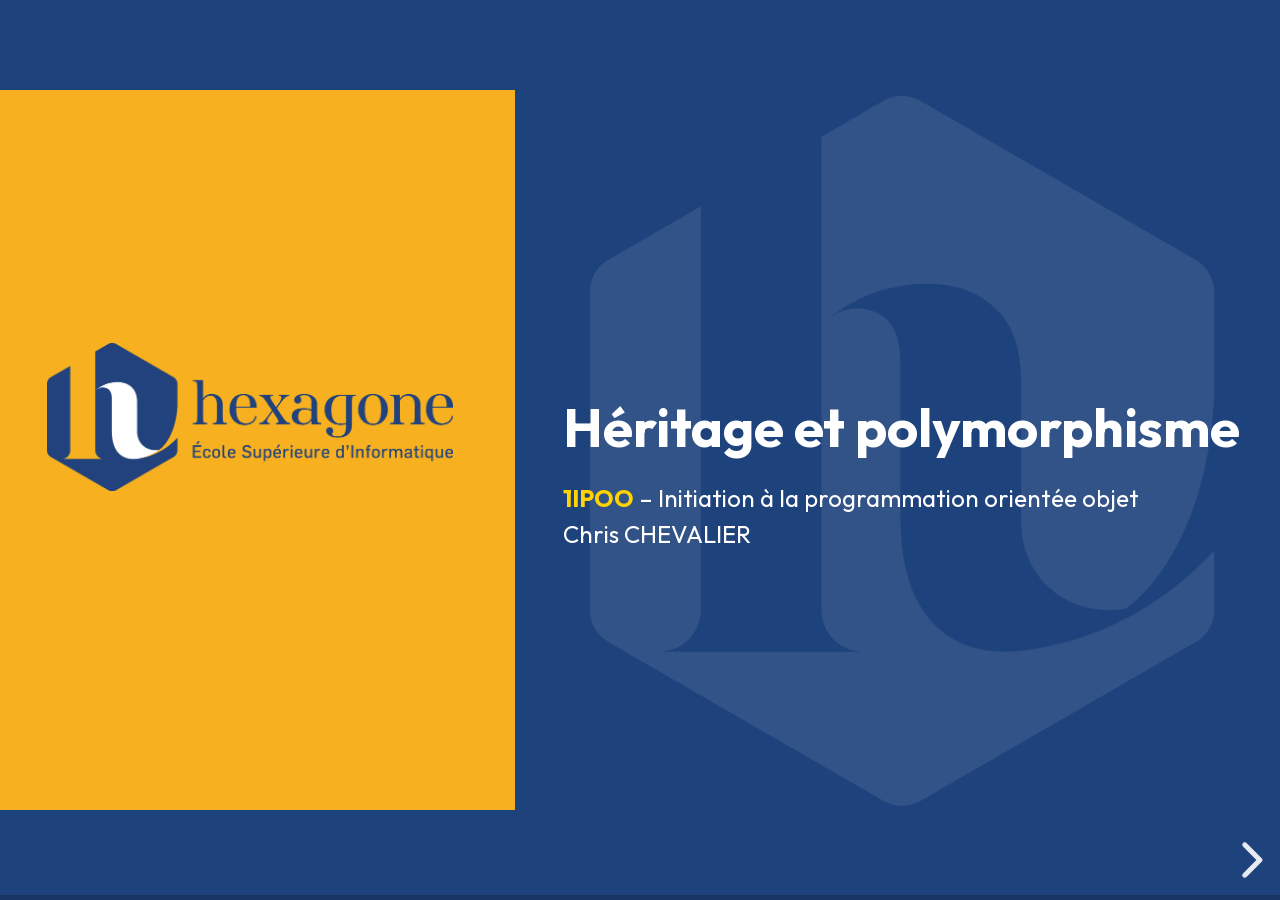
<file: cours/2-heritage-et-polymorphisme.html>
<!doctype html>
<html lang="fr">
<head>
  <meta charset="utf-8">
  <meta name="viewport" content="width=device-width, initial-scale=1">
  <title>Héritage et polymorphisme – 1IPOO</title>
  <link rel="stylesheet" href="../assets/vendor/reveal/dist/reset.css">
  <link rel="stylesheet" href="../assets/vendor/reveal/dist/reveal.css">
  <link rel="stylesheet" href="../assets/css/hexagone.css">
  <style>
    .reveal .schema { display: flex; flex-direction: column; align-items: center; gap: 6px; font-size: .78em; }
    .reveal .schema .ligne { display: flex; gap: 22px; justify-content: center; }
    .reveal .schema .boite { border: 3px solid var(--marine); border-radius: 8px; min-width: 190px; background: #fff; }
    .reveal .schema .boite .nom { background: var(--marine); color: #fff; font-weight: 700; text-align: center; padding: 4px 10px; }
    .reveal .schema .boite .membres { padding: 6px 12px; font-family: var(--police-code); font-size: .82em; line-height: 1.4; }
    .reveal .schema .boite.ambre { border-color: var(--ambre); }
    .reveal .schema .boite.ambre .nom { background: var(--ambre); color: var(--marine); }
    .reveal .schema .fleche { color: var(--ambre); font-weight: 700; font-size: .9em; }
  </style>
</head>
<body data-pied="1IPOO – Initiation à la programmation orientée objet · Héritage et polymorphisme">
<div class="reveal">
<div class="slides">

  <!-- ================================================================== -->
  <section data-layout="titre">
    <h1>Héritage et polymorphisme</h1>
    <div class="sous-titre">
      <span class="code-module">1IPOO</span> – Initiation à la programmation orientée objet<br>
      Chris CHEVALIER
    </div>
    <aside class="notes">
      Rappel express de la veille : classe, encapsulation, constructeur, .hpp/.cpp, références. Qui a fini le TP1 ?
    </aside>
  </section>

  <section data-layout="sommaire">
    <h1>Sommaire</h1>
    <ol>
      <li>L'héritage</li>
      <li><code>protected</code> et redéfinition</li>
      <li>L'héritage multiple</li>
      <li>Le polymorphisme</li>
      <li>Les collections d'objets</li>
      <li>Les classes abstraites</li>
    </ol>
  </section>

  <!-- ================================================================== -->
  <!-- #1 L'HÉRITAGE                                                      -->
  <!-- ================================================================== -->
  <section data-layout="section">
    <div class="numero">#1</div>
    <h2>L'héritage</h2>
    <div class="sous-titre">Héritage et polymorphisme</div>
  </section>

  <section>
    <h2>Le problème : du code en double</h2>
    <div class="corps">
      <div class="colonnes">
        <pre data-titre="Student"><code class="language-plaintext">class Student {
private:
    string name;
    string email;
    string group;
public:
    void introduce() const;
    void study() const;
};</code></pre>
        <pre data-titre="Teacher"><code class="language-plaintext">class Teacher {
private:
    string name;
    string email;
    string subject;
public:
    void introduce() const;
    void teach() const;
};</code></pre>
      </div>
      <ul class="dense">
        <li><code>name</code>, <code>email</code> et <code>introduce()</code> sont écrits <strong>deux fois</strong> : chaque correction devra être faite deux fois</li>
        <li>Un étudiant <strong>est une</strong> personne, un professeur <strong>est une</strong> personne : ce qu'ils ont en commun peut aller dans une classe <code>Person</code></li>
      </ul>
    </div>
  </section>

  <section>
    <h2>Hériter d'une classe</h2>
    <div class="corps">
      <div class="colonnes texte-code">
        <ul class="dense">
          <li>Une <strong>classe fille</strong> (ou dérivée) <strong>hérite</strong> de tous les attributs et de toutes les méthodes de sa <strong>classe mère</strong> (ou de base)</li>
          <li>Elle y <strong>ajoute</strong> ce qui lui est propre</li>
          <li>Syntaxe : <code>class Student : public Person { … };</code></li>
          <li>La règle pour savoir si l'héritage a du sens : on doit pouvoir dire « une <code>Student</code> <strong>est une</strong> <code>Person</code> ». Un étudiant n'est pas un ordinateur : là, c'est de la composition</li>
        </ul>
        <div class="schema">
          <div class="ligne">
            <div class="boite">
              <div class="nom">Person</div>
              <div class="membres">name<br>email<br>introduce()</div>
            </div>
          </div>
          <div class="fleche">▲ hérite de ▲</div>
          <div class="ligne">
            <div class="boite ambre">
              <div class="nom">Student</div>
              <div class="membres">group<br>study()</div>
            </div>
            <div class="boite ambre">
              <div class="nom">Teacher</div>
              <div class="membres">subject<br>teach()</div>
            </div>
          </div>
        </div>
      </div>
    </div>
    <aside class="notes">
      Ce schéma est un diagramme de classes simplifié (UML) : la flèche va de la fille vers la mère.
    </aside>
  </section>

  <section class="haut">
    <h2>L'héritage en pratique</h2>
    <div class="corps">
      <div class="colonnes code-double">
        <div>
          <pre data-titre="inherit.cpp (1/2)"><code class="language-cpp" data-trim>
#include &lt;iostream&gt;
#include &lt;string&gt;
using namespace std;

class Person {
private:
    string name;

public:
    Person(string newName) : name(newName) {
    }
    void introduce() const {
        cout &lt;&lt; "Je suis " &lt;&lt; name &lt;&lt; endl;
    }
};
          </code></pre>
          <ul class="legende-code">
            <li><code>: public Person</code> : <code>Student</code> hérite de <code>Person</code></li>
            <li>Le constructeur de <code>Student</code> appelle celui de <code>Person</code> dans sa liste d'initialisation : <code>Person(newName)</code></li>
          </ul>
        </div>
        <div>
          <pre data-titre="inherit.cpp (2/2)"><code class="language-cpp" data-trim>
class Student : public Person {
private:
    string group;

public:
    Student(string newName, string newGroup)
        : Person(newName), group(newGroup) {
    }
};

int main() {
    Student manon("Manon", "B1");
    manon.introduce();
    return 0;
}
          </code></pre>
          <pre class="terminal mini" data-titre="Terminal" data-sortie="inherit.cpp"><code class="nohighlight" data-noescape>Je suis Manon</code></pre>
          <ul class="legende-code">
            <li><code>manon.introduce()</code> fonctionne alors que <code>Student</code> ne déclare aucune méthode <code>introduce</code> : elle est <strong>héritée</strong></li>
          </ul>
        </div>
      </div>
    </div>
  </section>

  <section class="haut">
    <h2>Construction et destruction</h2>
    <div class="corps">
      <div class="colonnes code-double">
        <div>
          <pre data-titre="order.cpp (1/2)"><code class="language-cpp" data-trim>
#include &lt;iostream&gt;
using namespace std;

class Person {
public:
    Person() {
        cout &lt;&lt; "+ Person" &lt;&lt; endl;
    }
    ~Person() {
        cout &lt;&lt; "- Person" &lt;&lt; endl;
    }
};
          </code></pre>
          <pre class="terminal mini" data-titre="Terminal" data-sortie="order.cpp"><code class="nohighlight" data-noescape>+ Person
+ Student
Au travail !
- Student
- Person</code></pre>
        </div>
        <div>
          <pre data-titre="order.cpp (2/2)"><code class="language-cpp" data-trim>
class Student : public Person {
public:
    Student() {
        cout &lt;&lt; "+ Student" &lt;&lt; endl;
    }
    ~Student() {
        cout &lt;&lt; "- Student" &lt;&lt; endl;
    }
};

int main() {
    Student cosmo;
    cout &lt;&lt; "Au travail !" &lt;&lt; endl;
    return 0;
}
          </code></pre>
          <ul class="legende-code">
            <li>Un objet <code>Student</code> contient une partie <code>Person</code> : elle est <strong>construite en premier</strong></li>
            <li>La destruction se fait dans l'<strong>ordre inverse</strong> : la fille d'abord, la mère ensuite</li>
          </ul>
        </div>
      </div>
    </div>
  </section>

  <!-- ================================================================== -->
  <!-- #2 PROTECTED ET REDÉFINITION                                       -->
  <!-- ================================================================== -->
  <section data-layout="section">
    <div class="numero">#2</div>
    <h2><code>protected</code> et redéfinition</h2>
    <div class="sous-titre">Héritage et polymorphisme</div>
  </section>

  <section>
    <h2>Le droit d'accès <code>protected</code></h2>
    <div class="corps">
      <p class="dense">Une méthode de <code>Student</code> ne peut pas lire <code>name</code> s'il est <code>private</code> dans <code>Person</code> : <code>private</code> réserve l'accès à la classe elle-même, pas à ses filles.</p>
      <table class="dense">
        <tr><th>Droit d'accès</th><th>La classe</th><th>Ses classes filles</th><th>Le reste du programme</th></tr>
        <tr><td><code>public</code></td><td>oui</td><td>oui</td><td>oui</td></tr>
        <tr><td><code>protected</code></td><td>oui</td><td>oui</td><td><strong>non</strong></td></tr>
        <tr><td><code>private</code></td><td>oui</td><td><strong>non</strong></td><td><strong>non</strong></td></tr>
      </table>
      <div class="encadre marine" style="margin-top: 16px;">
        Dans une classe mère, on déclare <strong>en <code>protected</code></strong> les attributs dont les filles ont besoin.
        L'encapsulation est respectée : <code>main</code> n'y a toujours pas accès.
      </div>
    </div>
  </section>

  <section class="haut">
    <h2>Redéfinir une méthode héritée</h2>
    <div class="corps">
      <div class="colonnes code-double">
        <div>
          <pre data-titre="redefine.cpp (1/2)"><code class="language-cpp" data-trim>
#include &lt;iostream&gt;
#include &lt;string&gt;
using namespace std;

class Person {
protected:
    string name;
public:
    Person(string newName) : name(newName) {}
    void introduce() const {
        cout &lt;&lt; "Je suis " &lt;&lt; name &lt;&lt; endl;
    }
};
          </code></pre>
          <pre class="terminal mini" data-titre="Terminal" data-sortie="redefine.cpp"><code class="nohighlight" data-noescape>Je suis Manon
Manon est en B1</code></pre>
          <ul class="legende-code">
            <li>Même nom dans la fille : la méthode de la mère est <strong>masquée</strong></li>
            <li><code>Person::introduce()</code> appelle la version de la mère</li>
          </ul>
        </div>
        <div>
          <pre data-titre="redefine.cpp (2/2)"><code class="language-cpp" data-trim>
class Student : public Person {
private:
    string group;

public:
    Student(string newName, string newGroup)
        : Person(newName), group(newGroup) {
    }
    void introduce() const {
        Person::introduce();
        cout &lt;&lt; name &lt;&lt; " est en " &lt;&lt; group
             &lt;&lt; endl;
    }
};

int main() {
    Student manon("Manon", "B1");
    manon.introduce();
    return 0;
}
          </code></pre>
        </div>
      </div>
    </div>
  </section>

  <section class="haut">
    <h2>Qu'affiche ce programme ?</h2>
    <div class="corps">
      <div class="colonnes code-double">
        <pre data-titre="quiz_1.cpp (1/2)"><code class="language-cpp" data-trim>
#include &lt;iostream&gt;
using namespace std;

class Room {
public:
    void describe() const {
        cout &lt;&lt; "Une salle" &lt;&lt; endl;
    }
};

class Lab : public Room {
public:
    void describe() const {
        cout &lt;&lt; "Une salle de TP" &lt;&lt; endl;
    }
};
        </code></pre>
        <div>
          <pre data-titre="quiz_1.cpp (2/2)"><code class="language-cpp" data-trim>
int main() {
    Room room;
    Lab lab;
    room.describe();
    lab.describe();
    lab.Room::describe();
    return 0;
}
          </code></pre>
          <div class="reponse fragment"><code>Une salle</code> : <code>room</code> est une <code>Room</code></div>
          <div class="reponse fragment"><code>Une salle de TP</code> : <code>Lab</code> redéfinit <code>describe()</code></div>
          <div class="reponse fragment"><code>Une salle</code> : <code>Room::</code> demande explicitement la version de la mère</div>
        </div>
      </div>
      <pre class="terminal" data-sortie="quiz_1.cpp" style="display: none;"><code class="nohighlight" data-noescape>Une salle
Une salle de TP
Une salle</code></pre>
    </div>
  </section>

  <section>
    <h2>À vous : les cours en ligne</h2>
    <div class="corps">
      <p>Dans un fichier <code>courses.cpp</code> :</p>
      <ul class="dense">
        <li>une classe <code>Course</code> (un cours) avec deux attributs <code>protected</code>, <code>name</code> et <code>hours</code>, un constructeur et une méthode <code>describe()</code> qui affiche <code>Algorithmique : 12 h</code> ;</li>
        <li>une classe <code>OnlineCourse</code> qui hérite de <code>Course</code>, avec un attribut <code>platform</code> en plus ;</li>
        <li>sa méthode <code>describe()</code> appelle celle de <code>Course</code>, puis affiche <code>En ligne sur Teams</code>.</li>
      </ul>
      <p class="dense">Dans <code>main</code>, créez un cours « Algorithmique » de 12 h et un cours en ligne « Anglais » de 20 h sur Teams, puis appelez <code>describe()</code> sur chacun.</p>
      <div class="encadre marine">Pour valider : le constructeur d'<code>OnlineCourse</code> appelle celui de <code>Course</code> et aucun attribut n'est recopié.</div>
    </div>
    <aside class="notes">
      Correction : OnlineCourse(string n, int h, string p) : Course(n, h), platform(p) {} ; describe() { Course::describe(); cout &lt;&lt; "En ligne sur " &lt;&lt; platform; }
    </aside>
  </section>

  <!-- ================================================================== -->
  <!-- #3 L'HÉRITAGE MULTIPLE                                             -->
  <!-- ================================================================== -->
  <section data-layout="section">
    <div class="numero">#3</div>
    <h2>L'héritage multiple</h2>
    <div class="sous-titre">Héritage et polymorphisme</div>
  </section>

  <section>
    <h2>Deux classes mères</h2>
    <div class="corps">
      <div class="colonnes texte-code">
        <ul class="dense">
          <li>En C++, une classe peut hériter de <strong>plusieurs</strong> classes à la fois : c'est l'<strong>héritage multiple</strong></li>
          <li>Un étudiant en alternance <strong>est un</strong> étudiant <strong>et</strong> un salarié : il hérite de ce que savent faire les deux</li>
          <li>Les classes mères sont séparées par une virgule</li>
          <li>Le constructeur appelle <strong>les deux</strong> constructeurs mères</li>
        </ul>
        <div>
          <div class="schema">
            <div class="ligne">
              <div class="boite">
                <div class="nom">Student</div>
                <div class="membres">school<br>study()</div>
              </div>
              <div class="boite">
                <div class="nom">Employee</div>
                <div class="membres">company<br>work()</div>
              </div>
            </div>
            <div class="fleche">▲ hérite des deux ▲</div>
            <div class="ligne">
              <div class="boite ambre">
                <div class="nom">Apprentice</div>
                <div class="membres">week()</div>
              </div>
            </div>
          </div>
          <pre data-titre="Syntaxe" style="margin-top: 14px;"><code class="language-plaintext">class Apprentice : public Student,
                   public Employee { … };</code></pre>
        </div>
      </div>
    </div>
  </section>

  <section class="haut">
    <h2>Les deux classes mères</h2>
    <div class="corps">
      <div class="colonnes code-double">
        <pre data-titre="apprentice.cpp (1/3)"><code class="language-cpp" data-trim>
#include &lt;iostream&gt;
#include &lt;string&gt;
using namespace std;

class Student {
protected:
    string school;

public:
    Student(string newSchool)
        : school(newSchool) {
    }
    void study() const {
        cout &lt;&lt; "Cours à " &lt;&lt; school &lt;&lt; endl;
    }
};
        </code></pre>
        <div>
          <pre data-titre="apprentice.cpp (2/3)"><code class="language-cpp" data-trim>
class Employee {
protected:
    string company;

public:
    Employee(string newCompany)
        : company(newCompany) {
    }
    void work() const {
        cout &lt;&lt; "Travail chez " &lt;&lt; company
             &lt;&lt; endl;
    }
};
          </code></pre>
          <ul class="legende-code">
            <li>Deux classes ordinaires, sans lien entre elles</li>
          </ul>
        </div>
      </div>
    </div>
  </section>

  <section class="haut">
    <h2>La classe fille</h2>
    <div class="corps">
      <div class="colonnes code-double">
        <pre data-titre="apprentice.cpp (3/3)"><code class="language-cpp" data-trim>
class Apprentice : public Student,
                   public Employee {
public:
    Apprentice(string school, string company)
        : Student(school), Employee(company) {
    }
    void week() const {
        study();
        study();
        work();
    }
};

int main() {
    Apprentice cosmo("Hexagone", "Atelier Nova");
    cosmo.week();
    return 0;
}
        </code></pre>
        <div>
          <pre class="terminal mini" data-titre="Terminal" data-sortie="apprentice.cpp"><code class="nohighlight" data-noescape>Cours à Hexagone
Cours à Hexagone
Travail chez Atelier Nova</code></pre>
          <ul class="dense">
            <li><code>Apprentice</code> peut appeler <code>study()</code>, héritée de <code>Student</code>, et <code>work()</code>, héritée d'<code>Employee</code></li>
            <li>Les constructeurs mères sont appelés dans l'ordre où les classes sont <strong>déclarées</strong> après les deux-points</li>
          </ul>
        </div>
      </div>
    </div>
  </section>

  <section>
    <h2>Les pièges de l'héritage multiple</h2>
    <div class="corps">
      <div class="colonnes">
        <div class="carte">
          <h3>Deux méthodes de même nom</h3>
          <p>Si <code>Student</code> et <code>Employee</code> ont toutes les deux une méthode <code>display()</code>, l'appel <code>cosmo.display()</code> est <strong>ambigu</strong> : erreur de compilation.</p>
          <p>Solutions : préciser la classe, <code>cosmo.Student::display();</code>, ou redéfinir <code>display()</code> dans <code>Apprentice</code>.</p>
        </div>
        <div class="carte">
          <h3>Le problème du losange</h3>
          <p>Si <code>Student</code> et <code>Employee</code> héritent toutes les deux de <code>Person</code>, un <code>Apprentice</code> contient <strong>deux</strong> parties <code>Person</code>, donc deux noms.</p>
          <p class="petit muet">C++ le résout avec l'<a href="https://cppreference.com/w/cpp/language/derived_class.html" target="_blank">héritage virtuel</a>, hors programme.</p>
        </div>
      </div>
      <div class="encadre marine" style="margin-top: 16px;">
        Conseil : réservez l'héritage multiple aux cas où la seconde classe mère apporte une <strong>capacité</strong> indépendante (savoir lancer des sorts, savoir s'afficher…), sans ancêtre commun avec la première.
      </div>
    </div>
  </section>

  <!-- ================================================================== -->
  <!-- #4 LE POLYMORPHISME                                                -->
  <!-- ================================================================== -->
  <section data-layout="section">
    <div class="numero">#4</div>
    <h2>Le polymorphisme</h2>
    <div class="sous-titre">Héritage et polymorphisme</div>
  </section>

  <section class="haut">
    <h2>Le problème : un professeur qui s'ignore</h2>
    <div class="corps">
      <div class="colonnes code-double">
        <pre data-titre="static.cpp (1/2)"><code class="language-cpp" data-trim>
#include &lt;iostream&gt;
#include &lt;string&gt;
using namespace std;

class Person {
protected:
    string name;
public:
    Person(string newName) : name(newName) {}
    void introduce() const {
        cout &lt;&lt; "Je suis " &lt;&lt; name &lt;&lt; endl;
    }
};

class Teacher : public Person {
public:
    Teacher(string newName) : Person(newName) {}
    void introduce() const {
        cout &lt;&lt; "Professeur " &lt;&lt; name &lt;&lt; endl;
    }
};
        </code></pre>
        <div>
          <pre data-titre="static.cpp (2/2)"><code class="language-cpp" data-trim>
void welcome(const Person&amp; person) {
    person.introduce();
}

int main() {
    Person manon("Manon");
    Teacher chris("Chris");
    chris.introduce();
    welcome(manon);
    welcome(chris);
    return 0;
}
          </code></pre>
          <pre class="terminal mini" data-titre="Terminal" data-sortie="static.cpp"><code class="nohighlight" data-noescape>Professeur Chris
Je suis Manon
Je suis Chris</code></pre>
          <ul class="legende-code">
            <li>Pour une <code>Person&amp;</code>, le compilateur choisit <code>Person::introduce()</code>, même pour Chris</li>
          </ul>
        </div>
      </div>
    </div>
    <aside class="notes">
      Un professeur est une personne, donc welcome accepte un Teacher. Mais le choix de la méthode se fait sur le type déclaré du paramètre.
    </aside>
  </section>

  <section class="haut">
    <h2>La solution : une méthode virtuelle</h2>
    <div class="corps">
      <div class="colonnes code-double">
        <pre data-titre="virtual.cpp (1/2)"><code class="language-cpp" data-trim>
#include &lt;iostream&gt;
#include &lt;string&gt;
using namespace std;

class Person {
protected:
    string name;
public:
    Person(string newName) : name(newName) {}
    virtual void introduce() const {
        cout &lt;&lt; "Je suis " &lt;&lt; name &lt;&lt; endl;
    }
};

class Teacher : public Person {
public:
    Teacher(string newName) : Person(newName) {}
    void introduce() const override {
        cout &lt;&lt; "Professeur " &lt;&lt; name &lt;&lt; endl;
    }
};
        </code></pre>
        <div>
          <pre data-titre="virtual.cpp (2/2)"><code class="language-cpp" data-trim>
void welcome(const Person&amp; person) {
    person.introduce();
}

int main() {
    Person manon("Manon");
    Teacher chris("Chris");
    welcome(manon);
    welcome(chris);
    return 0;
}
          </code></pre>
          <pre class="terminal mini" data-titre="Terminal" data-sortie="virtual.cpp"><code class="nohighlight" data-noescape>Je suis Manon
Professeur Chris</code></pre>
          <ul class="legende-code">
            <li><code>virtual</code> : la méthode est choisie selon le <strong>vrai type</strong> de l'objet, à l'exécution</li>
            <li><code>override</code> : le compilateur vérifie qu'une méthode virtuelle est bien redéfinie</li>
          </ul>
        </div>
      </div>
    </div>
  </section>

  <section>
    <h2>Le polymorphisme en résumé</h2>
    <div class="corps">
      <ul class="dense">
        <li><strong>Polymorphisme</strong> : « plusieurs formes ». Le même appel, <code>person.introduce()</code>, se comporte différemment selon le type réel de l'objet</li>
        <li><strong>Résolution statique</strong> : sans <code>virtual</code>, le compilateur choisit la méthode d'après le type <strong>déclaré</strong> de la variable</li>
        <li><strong>Résolution dynamique</strong> : avec <code>virtual</code>, le programme choisit la méthode d'après le type <strong>réel</strong> de l'objet, pendant l'exécution</li>
      </ul>
      <div class="encadre marine" style="margin-top: 12px;">
        <span class="intitule">Les deux ingrédients du polymorphisme</span>
        <p>1. Une méthode <strong><code>virtual</code></strong> dans la classe mère.</p>
        <p>2. Un accès par <strong>référence</strong> (<code>Person&amp;</code>) ou par <strong>pointeur</strong> (<code>Person*</code>). Avec une simple copie, l'objet perd sa partie fille.</p>
      </div>
    </div>
  </section>

  <section class="haut">
    <h2>Qu'affiche ce programme ?</h2>
    <div class="corps">
      <div class="colonnes code-double">
        <pre data-titre="quiz_2.cpp (1/2)"><code class="language-cpp" data-trim>
#include &lt;iostream&gt;
using namespace std;

class Message {
public:
    virtual void send() const {
        cout &lt;&lt; "Message" &lt;&lt; endl;
    }
};

class Email : public Message {
public:
    void send() const override {
        cout &lt;&lt; "E-mail" &lt;&lt; endl;
    }
};
        </code></pre>
        <div>
          <pre data-titre="quiz_2.cpp (2/2)"><code class="language-cpp" data-trim>
void sendCopy(Message message) {
    message.send();
}

void sendRef(const Message&amp; message) {
    message.send();
}

int main() {
    Email email;
    email.send();
    sendCopy(email);
    sendRef(email);
    return 0;
}
          </code></pre>
          <div class="reponse fragment"><code>E-mail</code> : appel direct sur un <code>Email</code></div>
          <div class="reponse fragment"><code>Message</code> : la <strong>copie</strong> ne garde que la partie <code>Message</code> de l'objet</div>
          <div class="reponse fragment"><code>E-mail</code> : référence et méthode virtuelle, c'est du polymorphisme</div>
        </div>
      </div>
      <pre class="terminal" data-sortie="quiz_2.cpp" style="display: none;"><code class="nohighlight" data-noescape>E-mail
Message
E-mail</code></pre>
    </div>
  </section>

  <!-- ================================================================== -->
  <!-- #5 LES COLLECTIONS D'OBJETS                                        -->
  <!-- ================================================================== -->
  <section data-layout="section">
    <div class="numero">#5</div>
    <h2>Les collections d'objets</h2>
    <div class="sous-titre">Héritage et polymorphisme</div>
  </section>

  <section class="haut">
    <h2>Le tableau dynamique <code>vector</code></h2>
    <div class="corps">
      <div class="colonnes code-texte">
        <pre data-titre="vector.cpp"><code class="language-cpp" data-trim>
#include &lt;iostream&gt;
#include &lt;vector&gt;
using namespace std;

int main() {
    vector&lt;int&gt; grades = {12, 15, 9};
    grades.push_back(17);
    cout &lt;&lt; grades.size() &lt;&lt; " notes" &lt;&lt; endl;
    cout &lt;&lt; "Première : " &lt;&lt; grades[0] &lt;&lt; endl;

    int total = 0;
    for (int grade : grades) {
        total = total + grade;
    }
    cout &lt;&lt; "Total : " &lt;&lt; total &lt;&lt; endl;
    return 0;
}
        </code></pre>
        <div>
          <ul class="dense">
            <li><code>vector&lt;int&gt;</code> est une liste d'entiers, comme une liste Python. Entre chevrons, le <strong>type des éléments</strong></li>
            <li><code>push_back()</code> ajoute à la fin, comme <code>append()</code></li>
            <li><code>size()</code> donne le nombre d'éléments, <code>[0]</code> le premier</li>
            <li><code>for (int grade : grades)</code> parcourt la liste, comme <code>for grade in grades</code></li>
          </ul>
          <pre class="terminal mini" data-titre="Terminal" data-sortie="vector.cpp"><code class="nohighlight" data-noescape>4 notes
Première : 12
Total : 53</code></pre>
        </div>
      </div>
    </div>
  </section>

  <section>
    <h2>Les pointeurs</h2>
    <div class="corps">
      <div class="colonnes texte-code">
        <ul class="dense">
          <li>Un <code>vector&lt;Person&gt;</code> range des <strong>copies</strong> : un professeur y perdrait sa partie <code>Teacher</code></li>
          <li>On range donc des <strong>pointeurs</strong> : <code>vector&lt;Person*&gt;</code></li>
          <li>Un <strong>pointeur</strong> contient l'<strong>adresse</strong> d'un objet en mémoire. Il ne copie pas l'objet, il indique où le trouver</li>
          <li><code>&amp;chris</code> donne l'adresse de <code>chris</code>. <code>-&gt;</code> appelle une méthode à travers un pointeur</li>
          <li><code>nullptr</code> est un pointeur qui ne pointe sur rien</li>
        </ul>
        <pre data-titre="Extrait"><code class="language-plaintext">Teacher chris("Chris");
Person* pointer = &amp;chris;

pointer-&gt;introduce();
// Professeur Chris
// si introduce() est virtuelle</code></pre>
      </div>
    </div>
    <aside class="notes">
      Une référence est un autre nom pour un objet ; un pointeur est une variable qui contient une adresse et peut changer de cible.
      On ne peut pas ranger des références dans un vector, d'où les pointeurs.
    </aside>
  </section>

  <section class="haut">
    <h2>Une collection hétérogène</h2>
    <div class="corps">
      <div class="colonnes code-double">
        <pre data-titre="people.cpp (1/2)"><code class="language-cpp" data-trim>
#include &lt;iostream&gt;
#include &lt;string&gt;
#include &lt;vector&gt;
using namespace std;
class Person {
protected:
    string name;
public:
    Person(string newName) : name(newName) {}
    virtual void introduce() const {
        cout &lt;&lt; "Je suis " &lt;&lt; name &lt;&lt; endl;
    }
};

class Teacher : public Person {
public:
    Teacher(string newName) : Person(newName) {}
    void introduce() const override {
        cout &lt;&lt; "Professeur " &lt;&lt; name &lt;&lt; endl;
    }
};
        </code></pre>
        <div>
          <pre data-titre="people.cpp (2/2)"><code class="language-cpp" data-trim>
int main() {
    Person manon("Manon");
    Teacher chris("Chris");
    Person cosmo("Cosmo");
    vector&lt;Person*&gt; people;
    people.push_back(&amp;manon);
    people.push_back(&amp;chris);
    people.push_back(&amp;cosmo);

    for (Person* person : people) {
        person-&gt;introduce();
    }
    return 0;
}
          </code></pre>
          <pre class="terminal mini" data-titre="Terminal" data-sortie="people.cpp"><code class="nohighlight" data-noescape>Je suis Manon
Professeur Chris
Je suis Cosmo</code></pre>
        </div>
      </div>
    </div>
  </section>

  <section class="haut">
    <h2><code>new</code>, <code>delete</code> et destructeur virtuel</h2>
    <div class="corps">
      <div class="colonnes code-double">
        <div>
          <pre data-titre="dynamic.cpp (1/2)"><code class="language-cpp" data-trim>
#include &lt;iostream&gt;
using namespace std;

class Message {
public:
    virtual ~Message() {
        cout &lt;&lt; "- Message" &lt;&lt; endl;
    }
};

class Email : public Message {
public:
    ~Email() override {
        cout &lt;&lt; "- Email" &lt;&lt; endl;
    }
};
          </code></pre>
          
        </div>
        <div>
          <pre data-titre="dynamic.cpp (2/2)"><code class="language-cpp" data-trim>
int main() {
    Message* message = new Email();
    delete message;
    return 0;
}
          </code></pre>
          <pre class="terminal mini" data-titre="Terminal" data-sortie="dynamic.cpp"><code class="nohighlight" data-noescape>- Email
- Message</code></pre>
          <ul class="legende-code">
            <li><code>new</code> crée un objet qui survit à la fin du bloc et renvoie son adresse</li>
            <li><strong>Autant de <code>delete</code> que de <code>new</code></strong>, sinon la mémoire n'est jamais libérée : c'est une <strong>fuite de mémoire</strong></li>
            <li>Sans <code>virtual</code> devant <code>~Message()</code>, la partie <code>Email</code> ne serait pas détruite : une classe mère polymorphe a <strong>toujours</strong> un destructeur virtuel</li>
            <li>En C++ moderne, <a href="https://cppreference.com/w/cpp/memory/unique_ptr.html" target="_blank"><code>std::unique_ptr</code></a> détruit l'objet tout seul</li>
          </ul>
        </div>
      </div>
    </div>
  </section>

  <!-- ================================================================== -->
  <!-- #6 LES CLASSES ABSTRAITES                                          -->
  <!-- ================================================================== -->
  <section data-layout="section">
    <div class="numero">#6</div>
    <h2>Les classes abstraites</h2>
    <div class="sous-titre">Héritage et polymorphisme</div>
  </section>

  <section>
    <h2>La méthode virtuelle pure</h2>
    <div class="corps">
      <div class="colonnes texte-code">
        <ul class="dense">
          <li>Une évaluation a une note. Mais comment calculer la note d'une évaluation « en général » ? Elle dépend du type : partiel, quiz, projet…</li>
          <li>On déclare la méthode sans l'écrire, avec <code>= 0</code> : c'est une méthode <strong>virtuelle pure</strong>. Chaque classe fille <strong>doit</strong> l'écrire</li>
          <li>Une classe qui a au moins une méthode virtuelle pure est une <strong>classe abstraite</strong> : on ne peut pas créer d'objet de ce type</li>
        </ul>
        <div>
          <pre data-titre="Dans la classe Evaluation"><code class="language-plaintext">virtual double score() const = 0;</code></pre>
          <pre data-titre="Dans main"><code class="language-plaintext">Evaluation oral("Oral");</code></pre>
          <pre class="terminal mini" data-titre="Terminal"><code class="nohighlight" data-noescape>error: cannot declare variable 'oral'
to be of abstract type 'Evaluation'</code></pre>
        </div>
      </div>
    </div>
  </section>

  <section class="haut">
    <h2>Une classe abstraite en pratique</h2>
    <div class="corps">
      <div class="colonnes code-double">
        <pre data-titre="evaluations.cpp (1/4)"><code class="language-cpp" data-trim>
#include &lt;iostream&gt;
#include &lt;string&gt;
#include &lt;vector&gt;
using namespace std;

class Evaluation {
protected:
    string label;

public:
    Evaluation(string newLabel)
        : label(newLabel) {
    }
    virtual ~Evaluation() {
    }
    virtual double score() const = 0;
    void display() const {
        cout &lt;&lt; label &lt;&lt; " : " &lt;&lt; score()
             &lt;&lt; "/20" &lt;&lt; endl;
    }
};
        </code></pre>
        <div>
          <pre data-titre="evaluations.cpp (2/4)"><code class="language-cpp" data-trim>
class Exam : public Evaluation {
private:
    double grade;

public:
    Exam(string newLabel, double value)
        : Evaluation(newLabel), grade(value) {
    }
    double score() const override {
        return grade;
    }
};
          </code></pre>
          <ul class="legende-code">
            <li><code>display()</code> n'est pas virtuelle, mais elle appelle <code>score()</code>, qui l'est : chaque évaluation affiche sa propre note</li>
            <li><code>Exam</code> écrit <code>score()</code> : elle n'est plus abstraite, on peut créer des examens</li>
          </ul>
        </div>
      </div>
    </div>
  </section>

  <section class="haut">
    <h2>Une classe abstraite en pratique (suite)</h2>
    <div class="corps">
      <div class="colonnes code-double">
        <pre data-titre="evaluations.cpp (3/4)"><code class="language-cpp" data-trim>
class Quiz : public Evaluation {
private:
    int correct;
    int total;

public:
    Quiz(string newLabel, int good, int count)
        : Evaluation(newLabel), correct(good),
          total(count) {
    }
    double score() const override {
        return 20.0 * correct / total;
    }
};

int main() {
    Exam partial("Partiel", 14);
    Quiz kahoot("Kahoot", 8, 10);
    vector&lt;Evaluation*&gt; evaluations;
    evaluations.push_back(&amp;partial);
    evaluations.push_back(&amp;kahoot);
        </code></pre>
        <div>
          <pre data-titre="evaluations.cpp (4/4)"><code class="language-cpp" data-trim>    double sum = 0;
    for (Evaluation* evaluation : evaluations) {
        evaluation-&gt;display();
        sum = sum + evaluation-&gt;score();
    }
    cout &lt;&lt; "Moyenne : "
         &lt;&lt; sum / evaluations.size() &lt;&lt; endl;
    return 0;
}</code></pre>
          <pre class="terminal mini" data-titre="Terminal" data-sortie="evaluations.cpp"><code class="nohighlight" data-noescape>Partiel : 14/20
Kahoot : 16/20
Moyenne : 15</code></pre>
          <ul class="legende-code">
            <li>La boucle ne sait pas quel type d'évaluation elle traite : c'est le polymorphisme qui choisit le bon <code>score()</code></li>
          </ul>
        </div>
      </div>
    </div>
  </section>

  <section>
    <h2>Virtuelle ou virtuelle pure ?</h2>
    <div class="corps">
      <table class="dense">
        <tr><th></th><th>Méthode virtuelle</th><th>Méthode virtuelle pure</th></tr>
        <tr><td>Écriture</td><td><code>virtual void introduce() const;</code></td><td><code>virtual double score() const = 0;</code></td></tr>
        <tr><td>Code dans la mère</td><td>oui, une version par défaut</td><td>aucun</td></tr>
        <tr><td>Dans la fille</td><td>elle <strong>peut</strong> la redéfinir</td><td>elle <strong>doit</strong> l'écrire, sinon elle est abstraite elle aussi</td></tr>
        <tr><td>Objets de la mère</td><td>possibles</td><td><strong>impossibles</strong> : la classe est abstraite</td></tr>
      </table>
      <div class="encadre marine" style="margin-top: 16px;">
        Une classe abstraite sert de <strong>contrat</strong> : elle garantit que toutes ses filles savent faire certaines actions, chacune à sa manière.
      </div>
    </div>
  </section>

  <section class="haut">
    <h2>Récapitulatif</h2>
    <div class="corps">
      <table class="dense">
        <tr><th>Notion</th><th>En C++</th></tr>
        <tr><td>Hériter</td><td><code>class Student : public Person { … };</code> (« un étudiant <strong>est une</strong> personne »)</td></tr>
        <tr><td>Constructeur de la fille</td><td><code>Student(…) : Person(newName), group(newGroup) {}</code></td></tr>
        <tr><td>Accès réservé à la classe et à ses filles</td><td><code>protected</code></td></tr>
        <tr><td>Appeler la version de la mère</td><td><code>Person::introduce();</code></td></tr>
        <tr><td>Héritage multiple</td><td><code>class Apprentice : public Student, public Employee</code></td></tr>
        <tr><td>Polymorphisme</td><td>méthode <code>virtual</code> + référence ou pointeur, <code>override</code> dans la fille</td></tr>
        <tr><td>Collection hétérogène</td><td><code>vector&lt;Person*&gt;</code>, <code>push_back(&amp;chris)</code>, <code>person-&gt;introduce()</code></td></tr>
        <tr><td>Classe abstraite</td><td>au moins une méthode virtuelle pure <code>= 0</code>, destructeur <code>virtual</code></td></tr>
      </table>
    </div>
  </section>

  <section>
    <h2>À vous de jouer : TP2 et TP3</h2>
    <div class="corps">
      <div class="colonnes">
        <div class="carte pleine">
          <h3>TP2 – Les classes de héros</h3>
          Guerrier, mage et paladin héritent de <code>Hero</code>. Le paladin hérite aussi d'une classe de magie : héritage multiple.
        </div>
        <div class="carte pleine">
          <h3>TP3 – L'arène</h3>
          <code>Hero</code> devient abstraite et une arène fait combattre une collection de héros grâce au polymorphisme.
        </div>
      </div>
      <ul style="margin-top: 22px;">
        <li>Énoncés : <a href="../tp/tp2.html" target="_blank"><strong>TP2</strong></a> et <a href="../tp/tp3.html" target="_blank"><strong>TP3</strong></a></li>
        <li>Un commit et un push à <strong>chaque étape terminée</strong>. Projet complet le <strong>15 décembre à 11h00</strong></li>
      </ul>
    </div>
  </section>

  <section data-layout="titre">
    <h1>Des questions ?</h1>
    <div class="sous-titre">
      Chris CHEVALIER<br>
      chris.chevalier@ecole-hexagone.com
    </div>
  </section>

</div>
</div>

<script src="../assets/vendor/reveal/dist/reveal.js"></script>
<script src="../assets/vendor/reveal/plugin/highlight/highlight.js"></script>
<script src="../assets/vendor/reveal/plugin/notes/notes.js"></script>
<script src="../assets/js/hexagone.js"></script>
</body>
</html>
</file>
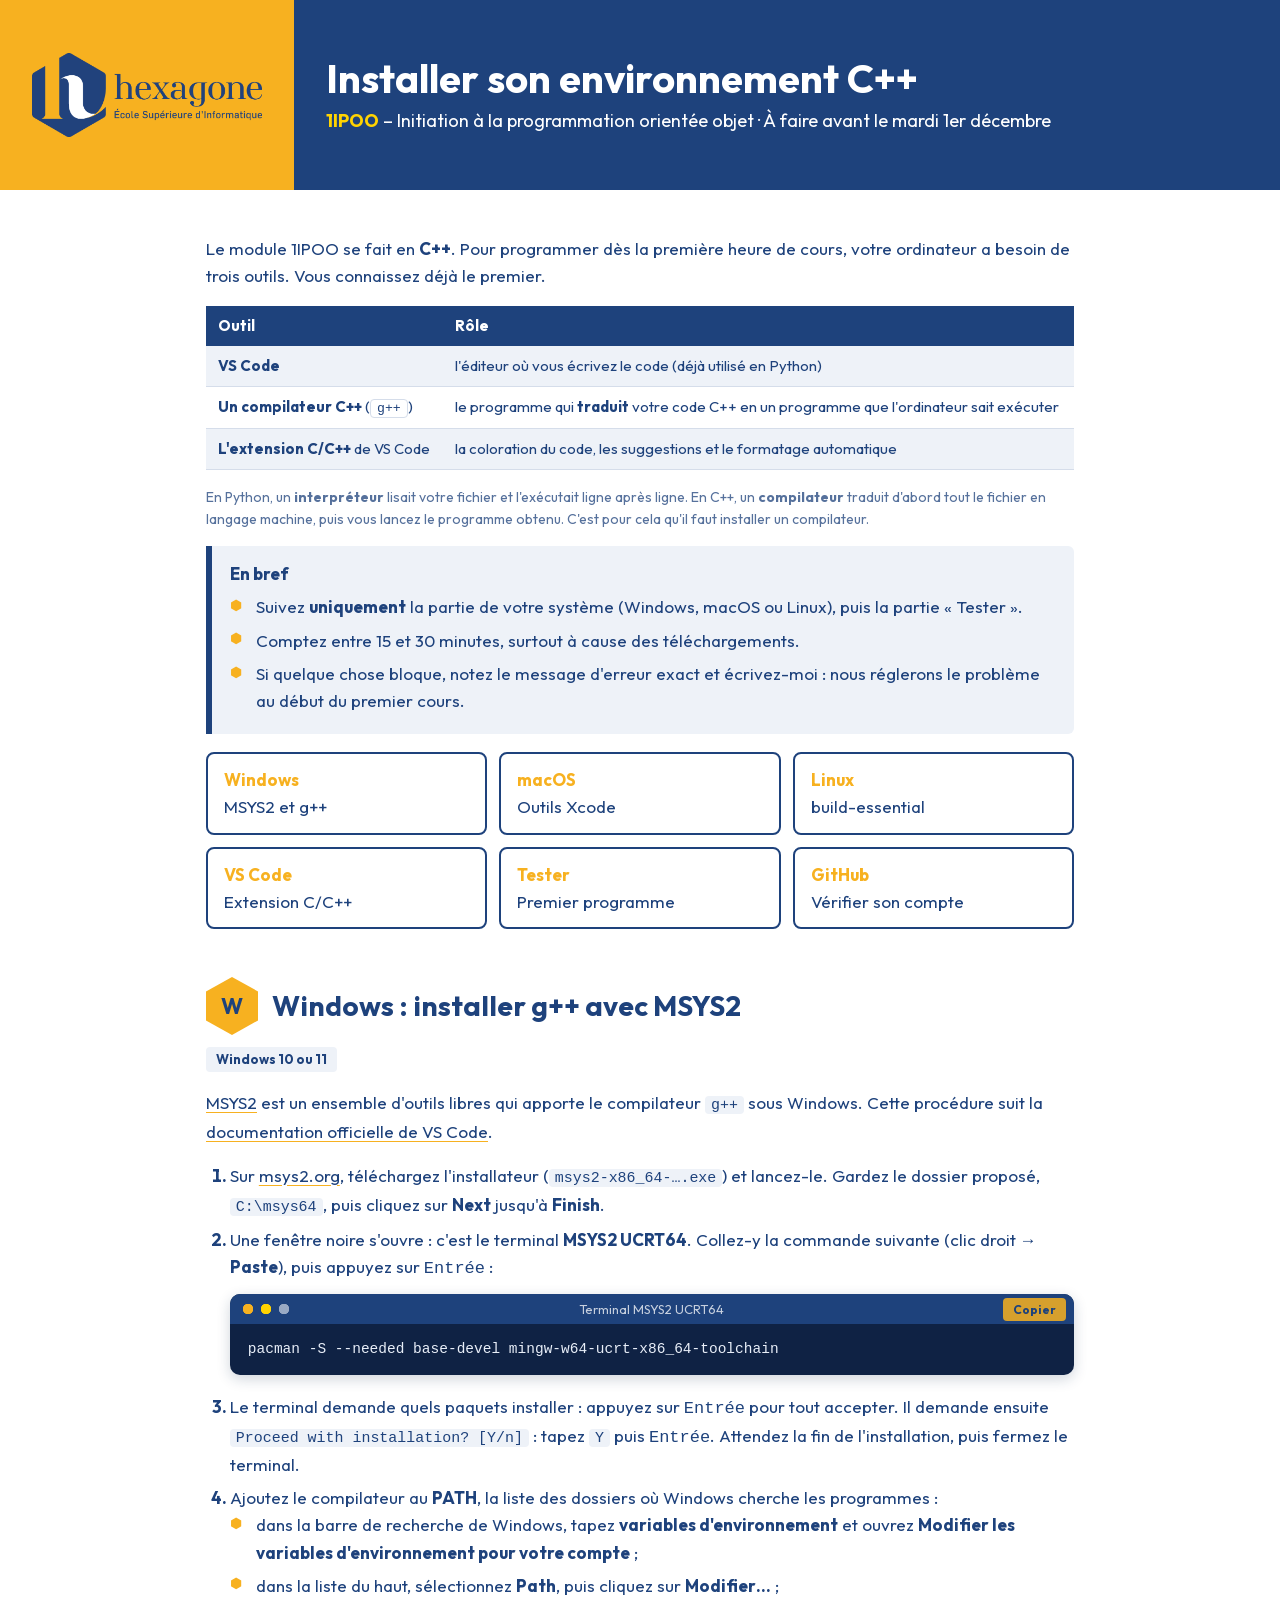
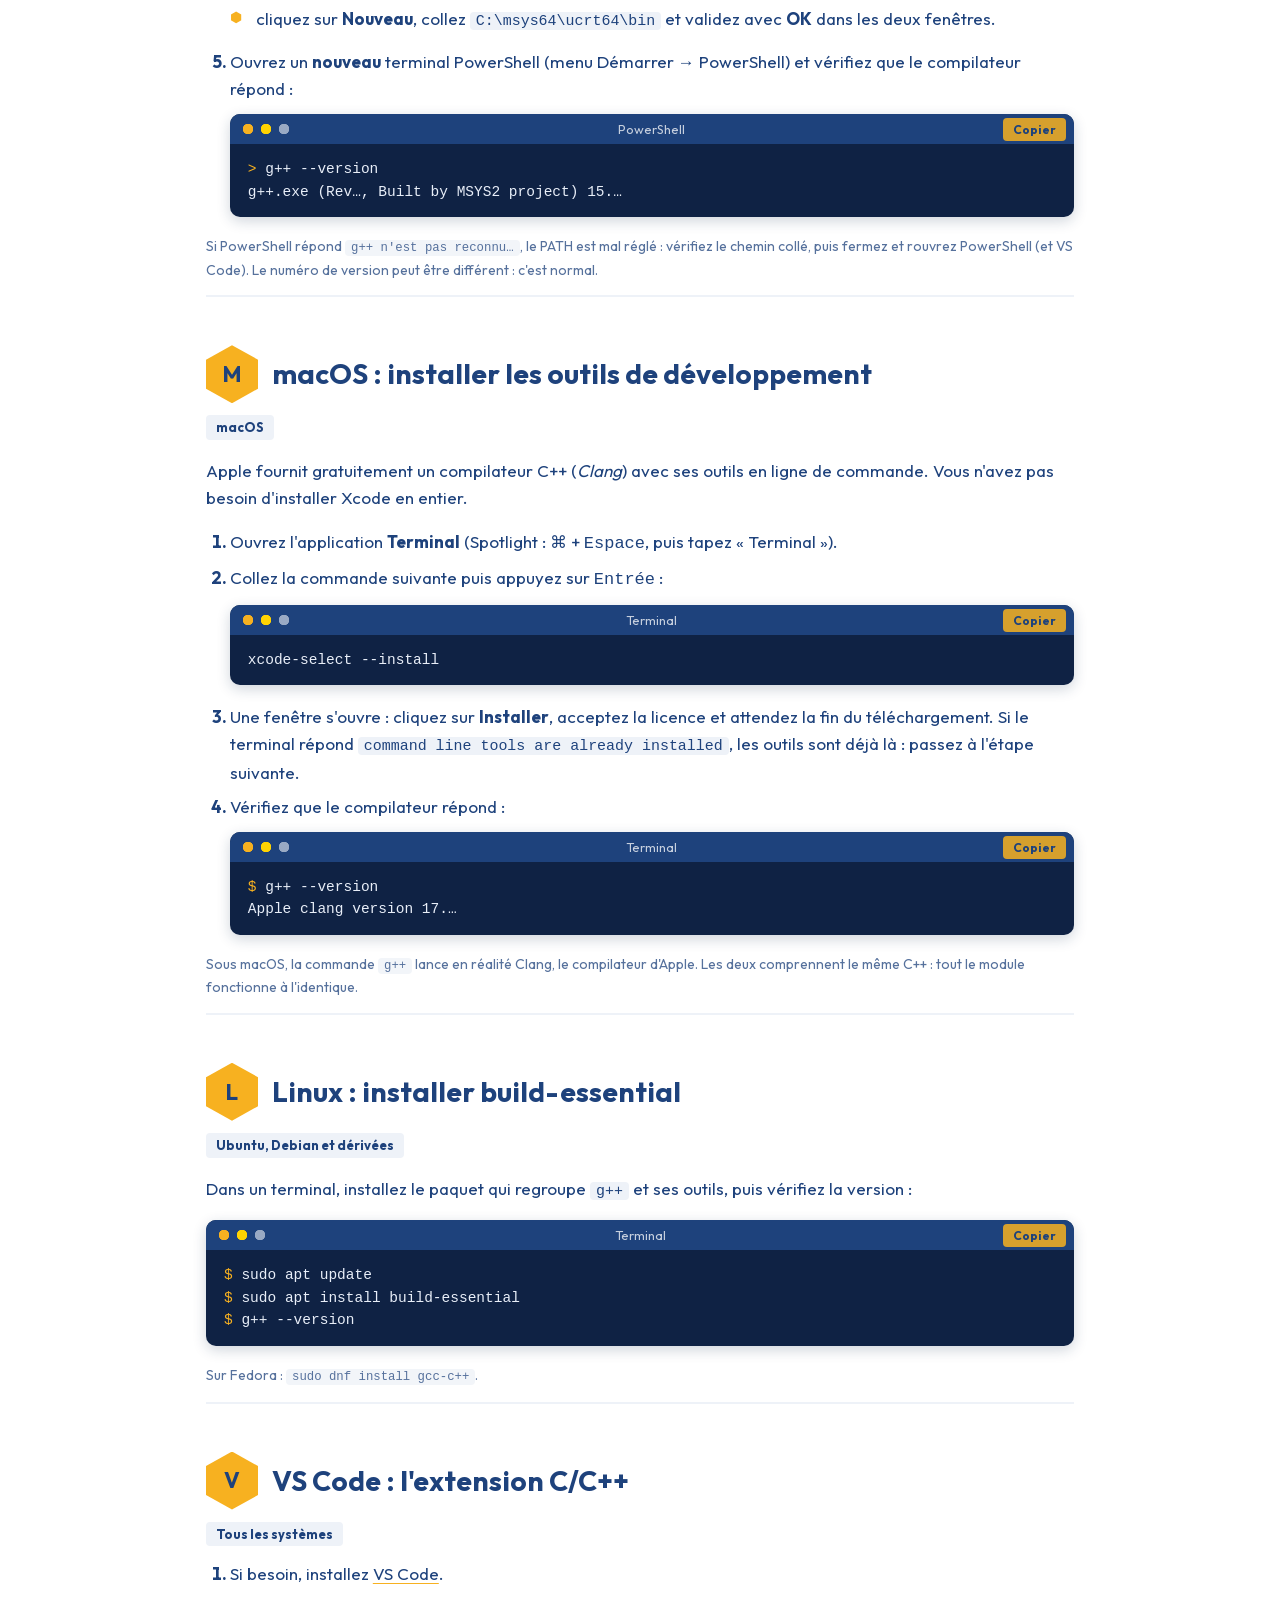
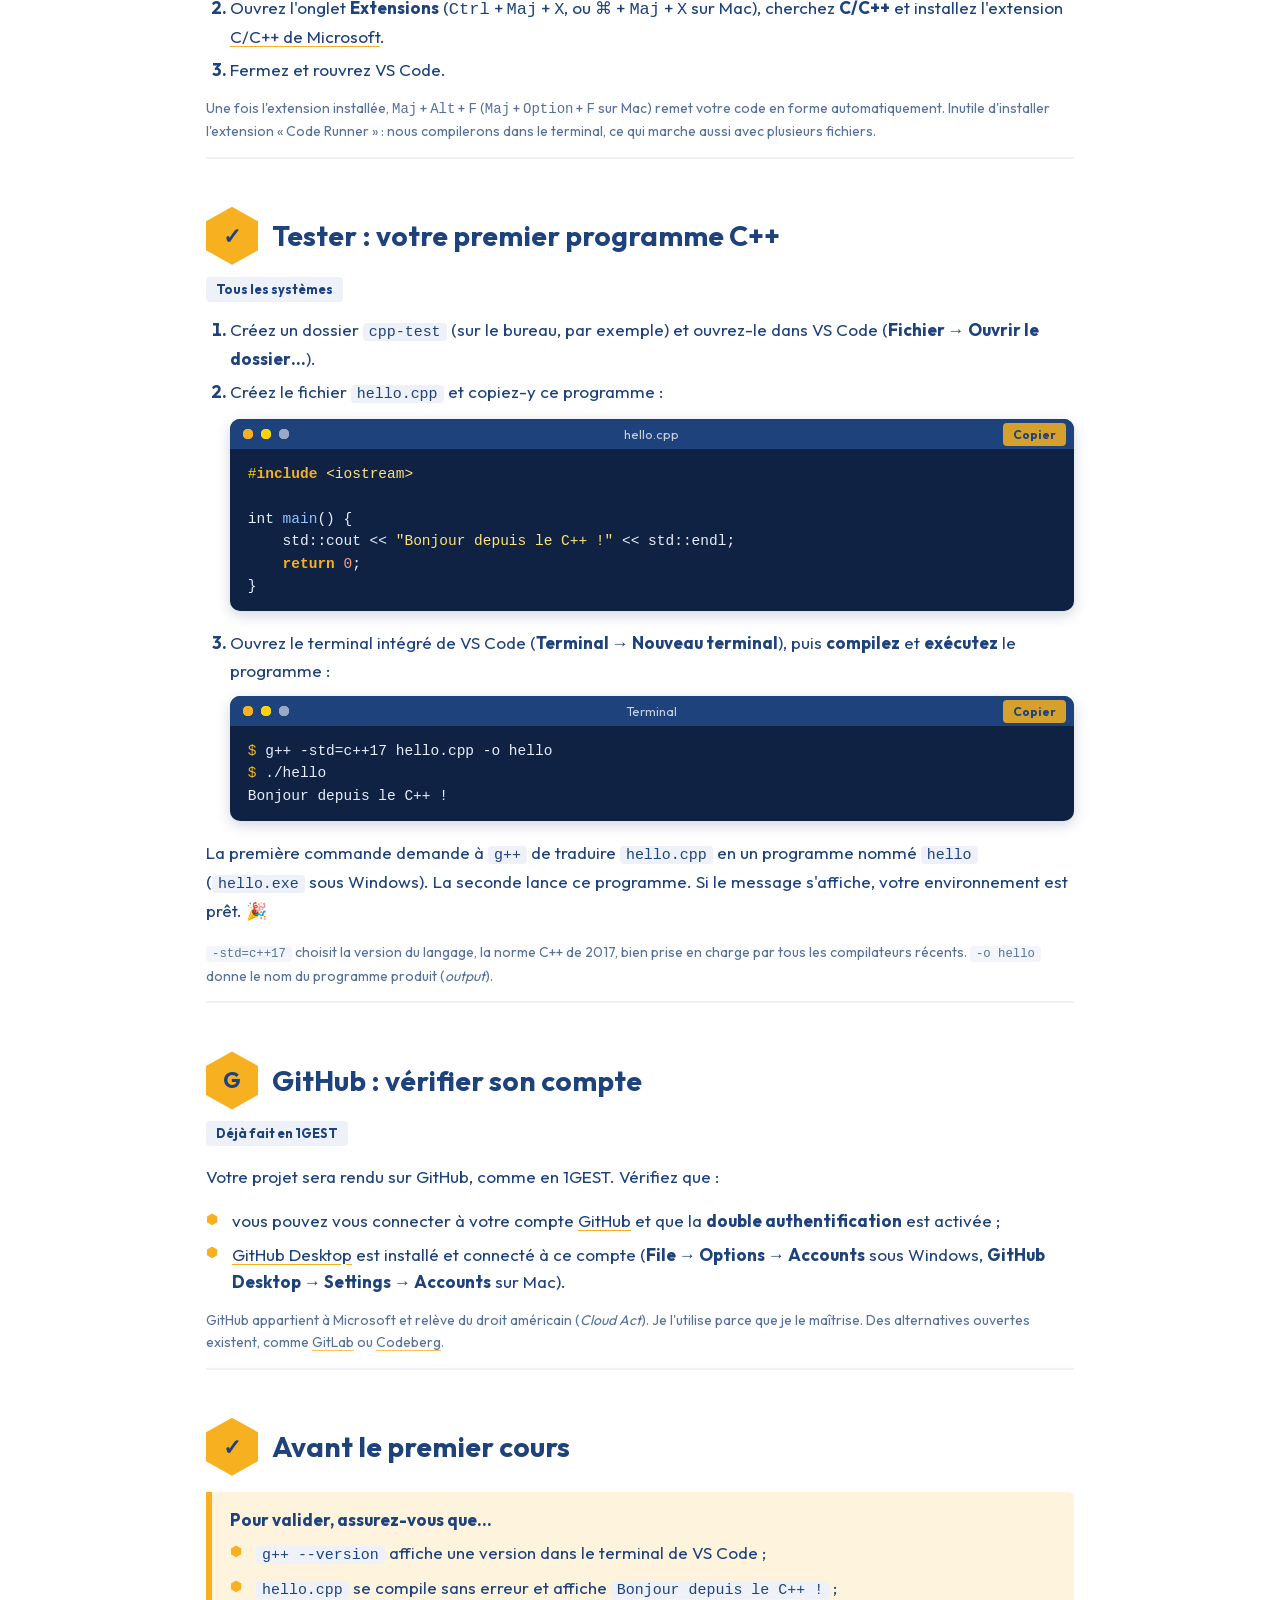
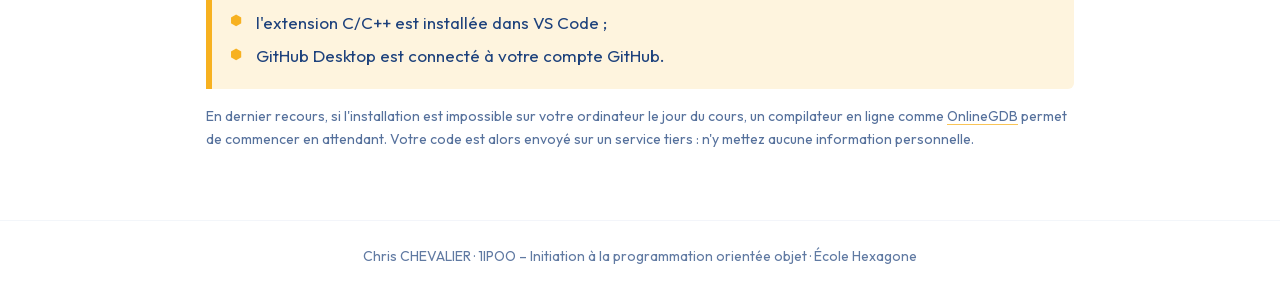
<file: guides/installation.html>
<!doctype html>
<html lang="fr">
<head>
  <meta charset="utf-8">
  <meta name="viewport" content="width=device-width, initial-scale=1">
  <title>Installer son environnement C++ – 1IPOO</title>
  <link rel="stylesheet" href="../assets/css/enonce.css">
</head>
<body>

<header class="entete">
  <div class="panneau"><img src="../assets/charte/logo-hexagone.png" alt="École Hexagone"></div>
  <div class="titre">
    <h1>Installer son environnement C++</h1>
    <p><span class="code-module">1IPOO</span> – Initiation à la programmation orientée objet · À faire avant le mardi 1er décembre</p>
  </div>
</header>

<main>

  <p>
    Le module 1IPOO se fait en <strong>C++</strong>. Pour programmer dès la première heure de cours, votre ordinateur a besoin de trois outils.
    Vous connaissez déjà le premier.
  </p>
  <table>
    <tr><th>Outil</th><th>Rôle</th></tr>
    <tr><td><strong>VS Code</strong></td><td>l'éditeur où vous écrivez le code (déjà utilisé en Python)</td></tr>
    <tr><td><strong>Un compilateur C++</strong> (<code>g++</code>)</td><td>le programme qui <strong>traduit</strong> votre code C++ en un programme que l'ordinateur sait exécuter</td></tr>
    <tr><td><strong>L'extension C/C++</strong> de VS Code</td><td>la coloration du code, les suggestions et le formatage automatique</td></tr>
  </table>
  <p class="muet" style="font-size: 14px;">
    En Python, un <strong>interpréteur</strong> lisait votre fichier et l'exécutait ligne après ligne. En C++, un <strong>compilateur</strong> traduit d'abord tout le fichier
    en langage machine, puis vous lancez le programme obtenu. C'est pour cela qu'il faut installer un compilateur.
  </p>

  <div class="encadre marine">
    <span class="intitule">En bref</span>
    <ul>
      <li>Suivez <strong>uniquement</strong> la partie de votre système (Windows, macOS ou Linux), puis la partie « Tester ».</li>
      <li>Comptez entre 15 et 30 minutes, surtout à cause des téléchargements.</li>
      <li>Si quelque chose bloque, notez le message d'erreur exact et écrivez-moi : nous réglerons le problème au début du premier cours.</li>
    </ul>
  </div>

  <nav class="sommaire">
    <a href="#windows"><span class="n">Windows</span><br>MSYS2 et g++</a>
    <a href="#macos"><span class="n">macOS</span><br>Outils Xcode</a>
    <a href="#linux"><span class="n">Linux</span><br>build-essential</a>
    <a href="#vscode"><span class="n">VS Code</span><br>Extension C/C++</a>
    <a href="#tester"><span class="n">Tester</span><br>Premier programme</a>
    <a href="#github"><span class="n">GitHub</span><br>Vérifier son compte</a>
  </nav>

  <!-- ================================================================== -->
  <section class="defi" id="windows">
    <h2><span class="num">W</span> Windows : installer g++ avec MSYS2</h2>
    <div class="meta"><span class="etiquette clair">Windows 10 ou 11</span></div>

    <p>
      <a href="https://www.msys2.org/" target="_blank">MSYS2</a> est un ensemble d'outils libres qui apporte le compilateur <code>g++</code> sous Windows.
      Cette procédure suit la <a href="https://code.visualstudio.com/docs/cpp/config-mingw" target="_blank">documentation officielle de VS Code</a>.
    </p>
    <ol>
      <li>Sur <a href="https://www.msys2.org/" target="_blank">msys2.org</a>, téléchargez l'installateur (<code>msys2-x86_64-….exe</code>) et lancez-le.
        Gardez le dossier proposé, <code>C:\msys64</code>, puis cliquez sur <strong>Next</strong> jusqu'à <strong>Finish</strong>.</li>
      <li>Une fenêtre noire s'ouvre : c'est le terminal <strong>MSYS2 UCRT64</strong>. Collez-y la commande suivante (clic droit → <strong>Paste</strong>), puis appuyez sur <kbd>Entrée</kbd> :
        <pre data-titre="Terminal MSYS2 UCRT64"><code class="nohighlight">pacman -S --needed base-devel mingw-w64-ucrt-x86_64-toolchain</code></pre>
      </li>
      <li>Le terminal demande quels paquets installer : appuyez sur <kbd>Entrée</kbd> pour tout accepter. Il demande ensuite <code>Proceed with installation? [Y/n]</code> : tapez <code>Y</code> puis <kbd>Entrée</kbd>.
        Attendez la fin de l'installation, puis fermez le terminal.</li>
      <li>Ajoutez le compilateur au <strong>PATH</strong>, la liste des dossiers où Windows cherche les programmes :
        <ul>
          <li>dans la barre de recherche de Windows, tapez <strong>variables d'environnement</strong> et ouvrez <strong>Modifier les variables d'environnement pour votre compte</strong> ;</li>
          <li>dans la liste du haut, sélectionnez <strong>Path</strong>, puis cliquez sur <strong>Modifier…</strong> ;</li>
          <li>cliquez sur <strong>Nouveau</strong>, collez <code>C:\msys64\ucrt64\bin</code> et validez avec <strong>OK</strong> dans les deux fenêtres.</li>
        </ul>
      </li>
      <li>Ouvrez un <strong>nouveau</strong> terminal PowerShell (menu Démarrer → PowerShell) et vérifiez que le compilateur répond :
        <pre data-titre="PowerShell"><code class="nohighlight"><span class="invite">&gt; </span>g++ --version
g++.exe (Rev…, Built by MSYS2 project) 15.…</code></pre>
      </li>
    </ol>
    <p class="muet" style="font-size: 14px;">Si PowerShell répond <code>g++ n'est pas reconnu…</code>, le PATH est mal réglé : vérifiez le chemin collé, puis fermez et rouvrez PowerShell (et VS Code).
      Le numéro de version peut être différent : c'est normal.</p>
  </section>

  <!-- ================================================================== -->
  <section class="defi" id="macos">
    <h2><span class="num">M</span> macOS : installer les outils de développement</h2>
    <div class="meta"><span class="etiquette clair">macOS</span></div>

    <p>Apple fournit gratuitement un compilateur C++ (<em>Clang</em>) avec ses outils en ligne de commande. Vous n'avez pas besoin d'installer Xcode en entier.</p>
    <ol>
      <li>Ouvrez l'application <strong>Terminal</strong> (Spotlight : <kbd>⌘</kbd> + <kbd>Espace</kbd>, puis tapez « Terminal »).</li>
      <li>Collez la commande suivante puis appuyez sur <kbd>Entrée</kbd> :
        <pre data-titre="Terminal"><code class="nohighlight">xcode-select --install</code></pre>
      </li>
      <li>Une fenêtre s'ouvre : cliquez sur <strong>Installer</strong>, acceptez la licence et attendez la fin du téléchargement.
        Si le terminal répond <code>command line tools are already installed</code>, les outils sont déjà là : passez à l'étape suivante.</li>
      <li>Vérifiez que le compilateur répond :
        <pre data-titre="Terminal"><code class="nohighlight"><span class="invite">$ </span>g++ --version
Apple clang version 17.…</code></pre>
      </li>
    </ol>
    <p class="muet" style="font-size: 14px;">Sous macOS, la commande <code>g++</code> lance en réalité Clang, le compilateur d'Apple. Les deux comprennent le même C++ : tout le module fonctionne à l'identique.</p>
  </section>

  <!-- ================================================================== -->
  <section class="defi" id="linux">
    <h2><span class="num">L</span> Linux : installer build-essential</h2>
    <div class="meta"><span class="etiquette clair">Ubuntu, Debian et dérivées</span></div>

    <p>Dans un terminal, installez le paquet qui regroupe <code>g++</code> et ses outils, puis vérifiez la version :</p>
    <pre data-titre="Terminal"><code class="nohighlight"><span class="invite">$ </span>sudo apt update
<span class="invite">$ </span>sudo apt install build-essential
<span class="invite">$ </span>g++ --version</code></pre>
    <p class="muet" style="font-size: 14px;">Sur Fedora : <code>sudo dnf install gcc-c++</code>.</p>
  </section>

  <!-- ================================================================== -->
  <section class="defi" id="vscode">
    <h2><span class="num">V</span> VS Code : l'extension C/C++</h2>
    <div class="meta"><span class="etiquette clair">Tous les systèmes</span></div>

    <ol>
      <li>Si besoin, installez <a href="https://code.visualstudio.com/" target="_blank">VS Code</a>.</li>
      <li>Ouvrez l'onglet <strong>Extensions</strong> (<kbd>Ctrl</kbd> + <kbd>Maj</kbd> + <kbd>X</kbd>, ou <kbd>⌘</kbd> + <kbd>Maj</kbd> + <kbd>X</kbd> sur Mac),
        cherchez <strong>C/C++</strong> et installez l'extension <a href="https://marketplace.visualstudio.com/items?itemName=ms-vscode.cpptools" target="_blank">C/C++ de Microsoft</a>.</li>
      <li>Fermez et rouvrez VS Code.</li>
    </ol>
    <p class="muet" style="font-size: 14px;">Une fois l'extension installée, <kbd>Maj</kbd> + <kbd>Alt</kbd> + <kbd>F</kbd> (<kbd>Maj</kbd> + <kbd>Option</kbd> + <kbd>F</kbd> sur Mac) remet votre code en forme automatiquement.
      Inutile d'installer l'extension « Code Runner » : nous compilerons dans le terminal, ce qui marche aussi avec plusieurs fichiers.</p>
  </section>

  <!-- ================================================================== -->
  <section class="defi" id="tester">
    <h2><span class="num">✓</span> Tester : votre premier programme C++</h2>
    <div class="meta"><span class="etiquette clair">Tous les systèmes</span></div>

    <ol>
      <li>Créez un dossier <code>cpp-test</code> (sur le bureau, par exemple) et ouvrez-le dans VS Code (<strong>Fichier → Ouvrir le dossier…</strong>).</li>
      <li>Créez le fichier <code>hello.cpp</code> et copiez-y ce programme :
        <pre data-titre="hello.cpp"><code class="language-cpp">
          #include &lt;iostream&gt;

          int main() {
              std::cout &lt;&lt; "Bonjour depuis le C++ !" &lt;&lt; std::endl;
              return 0;
          }
        </code></pre>
      </li>
      <li>Ouvrez le terminal intégré de VS Code (<strong>Terminal → Nouveau terminal</strong>), puis <strong>compilez</strong> et <strong>exécutez</strong> le programme&nbsp;:
        <pre class="terminal" data-titre="Terminal" data-sortie="hello.cpp"><code class="nohighlight"><span class="invite">$ </span>g++ -std=c++17 hello.cpp -o hello
<span class="invite">$ </span>./hello
Bonjour depuis le C++ !</code></pre>
      </li>
    </ol>
    <p>
      La première commande demande à <code>g++</code> de traduire <code>hello.cpp</code> en un programme nommé <code>hello</code> (<code>hello.exe</code> sous Windows).
      La seconde lance ce programme. Si le message s'affiche, votre environnement est prêt. 🎉
    </p>
    <p class="muet" style="font-size: 14px;"><code>-std=c++17</code> choisit la version du langage, la norme C++ de 2017, bien prise en charge par tous les compilateurs récents.
      <code>-o hello</code> donne le nom du programme produit (<em>output</em>).</p>
  </section>

  <!-- ================================================================== -->
  <section class="defi" id="github">
    <h2><span class="num">G</span> GitHub : vérifier son compte</h2>
    <div class="meta"><span class="etiquette clair">Déjà fait en 1GEST</span></div>

    <p>Votre projet sera rendu sur GitHub, comme en 1GEST. Vérifiez que :</p>
    <ul>
      <li>vous pouvez vous connecter à votre compte <a href="https://github.com/login" target="_blank">GitHub</a> et que la <strong>double authentification</strong> est activée ;</li>
      <li><a href="https://desktop.github.com/" target="_blank">GitHub Desktop</a> est installé et connecté à ce compte (<strong>File → Options → Accounts</strong> sous Windows, <strong>GitHub Desktop → Settings → Accounts</strong> sur Mac).</li>
    </ul>
    <p class="muet" style="font-size: 14px;">GitHub appartient à Microsoft et relève du droit américain (<em>Cloud Act</em>). Je l'utilise parce que je le maîtrise.
      Des alternatives ouvertes existent, comme <a href="https://about.gitlab.com/" target="_blank">GitLab</a> ou <a href="https://codeberg.org/" target="_blank">Codeberg</a>.</p>
  </section>

  <!-- ================================================================== -->
  <section class="defi" id="valider">
    <h2><span class="num">✓</span> Avant le premier cours</h2>
    <div class="encadre">
      <span class="intitule">Pour valider, assurez-vous que…</span>
      <ul>
        <li><code>g++ --version</code> affiche une version dans le terminal de VS Code ;</li>
        <li><code>hello.cpp</code> se compile sans erreur et affiche <code>Bonjour depuis le C++ !</code> ;</li>
        <li>l'extension C/C++ est installée dans VS Code ;</li>
        <li>GitHub Desktop est connecté à votre compte GitHub.</li>
      </ul>
    </div>
    <p class="muet" style="font-size: 14px;">En dernier recours, si l'installation est impossible sur votre ordinateur le jour du cours, un compilateur en ligne comme
      <a href="https://www.onlinegdb.com/online_c++_compiler" target="_blank">OnlineGDB</a> permet de commencer en attendant.
      Votre code est alors envoyé sur un service tiers : n'y mettez aucune information personnelle.</p>
  </section>

</main>

<footer class="pied">Chris CHEVALIER · 1IPOO – Initiation à la programmation orientée objet · École Hexagone</footer>

<script src="../assets/vendor/reveal/plugin/highlight/highlight.js"></script>
<script src="../assets/js/enonce.js"></script>
</body>
</html>
</file>
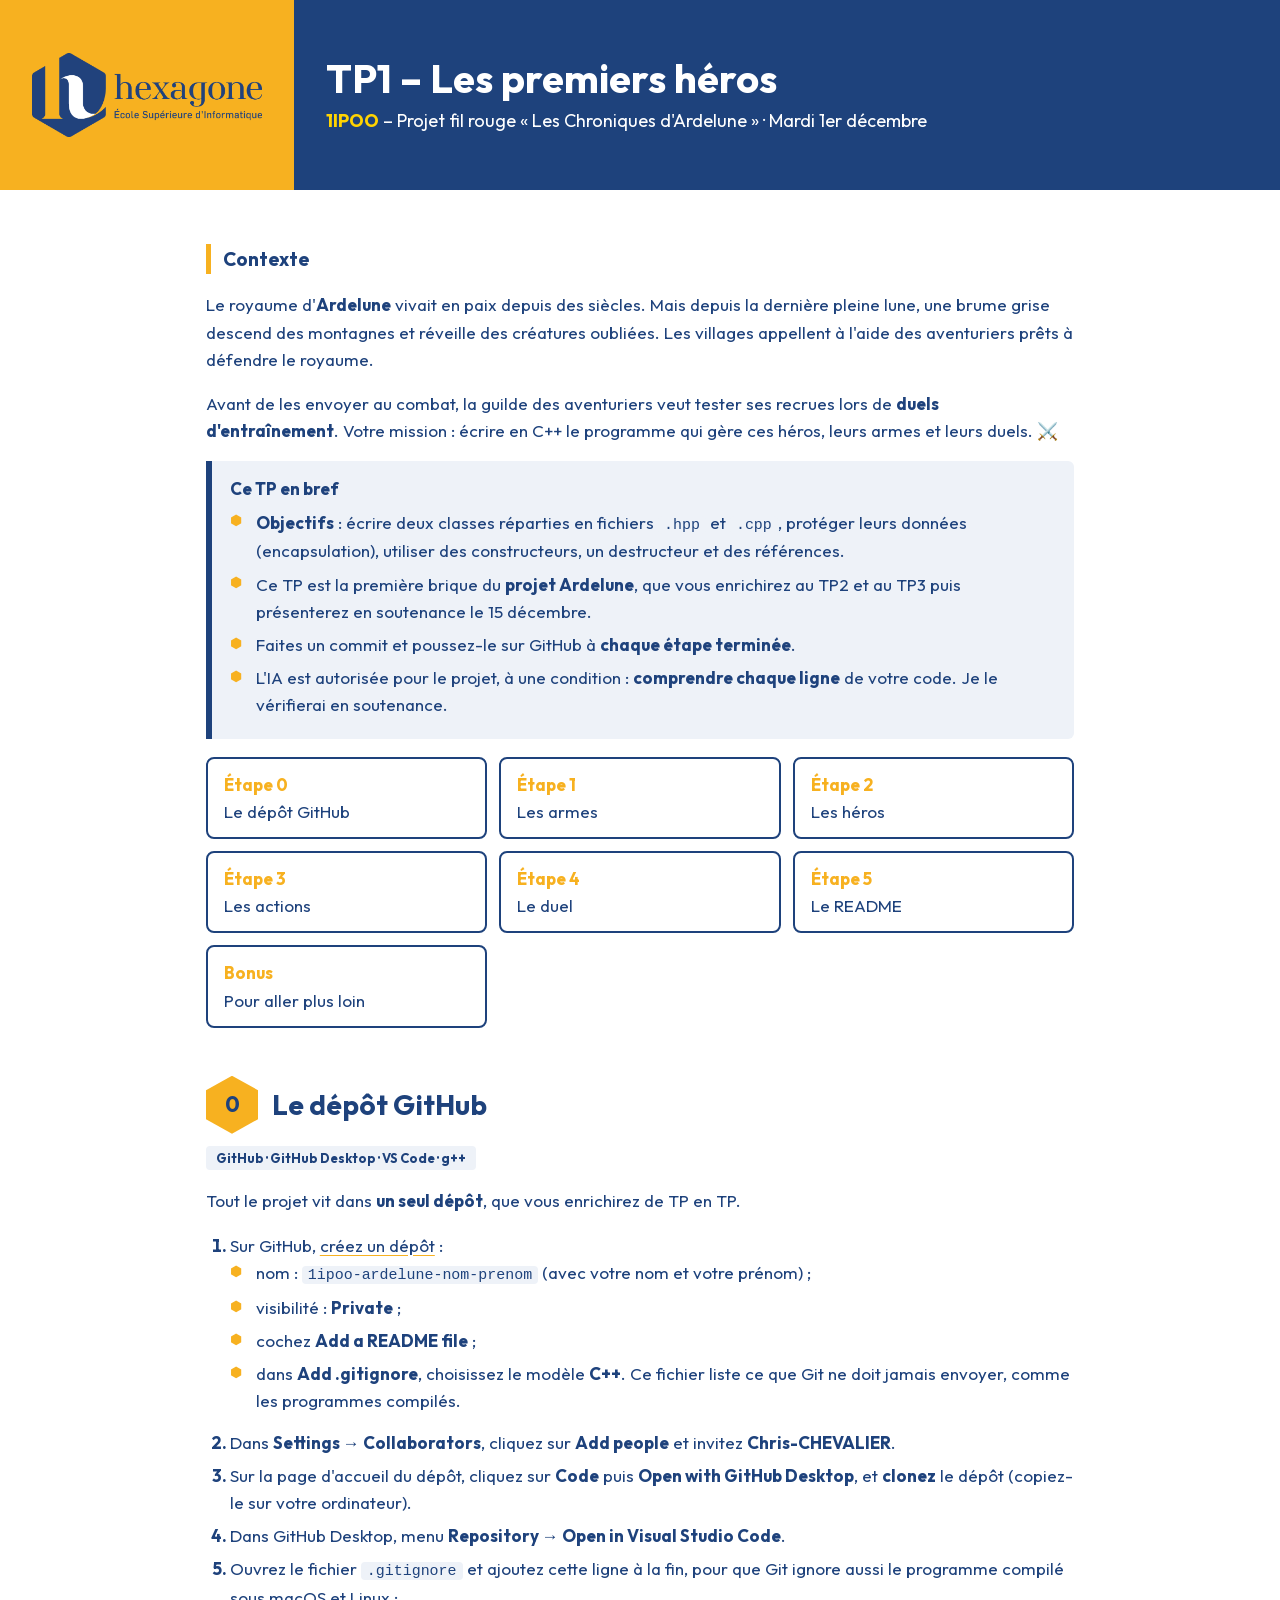
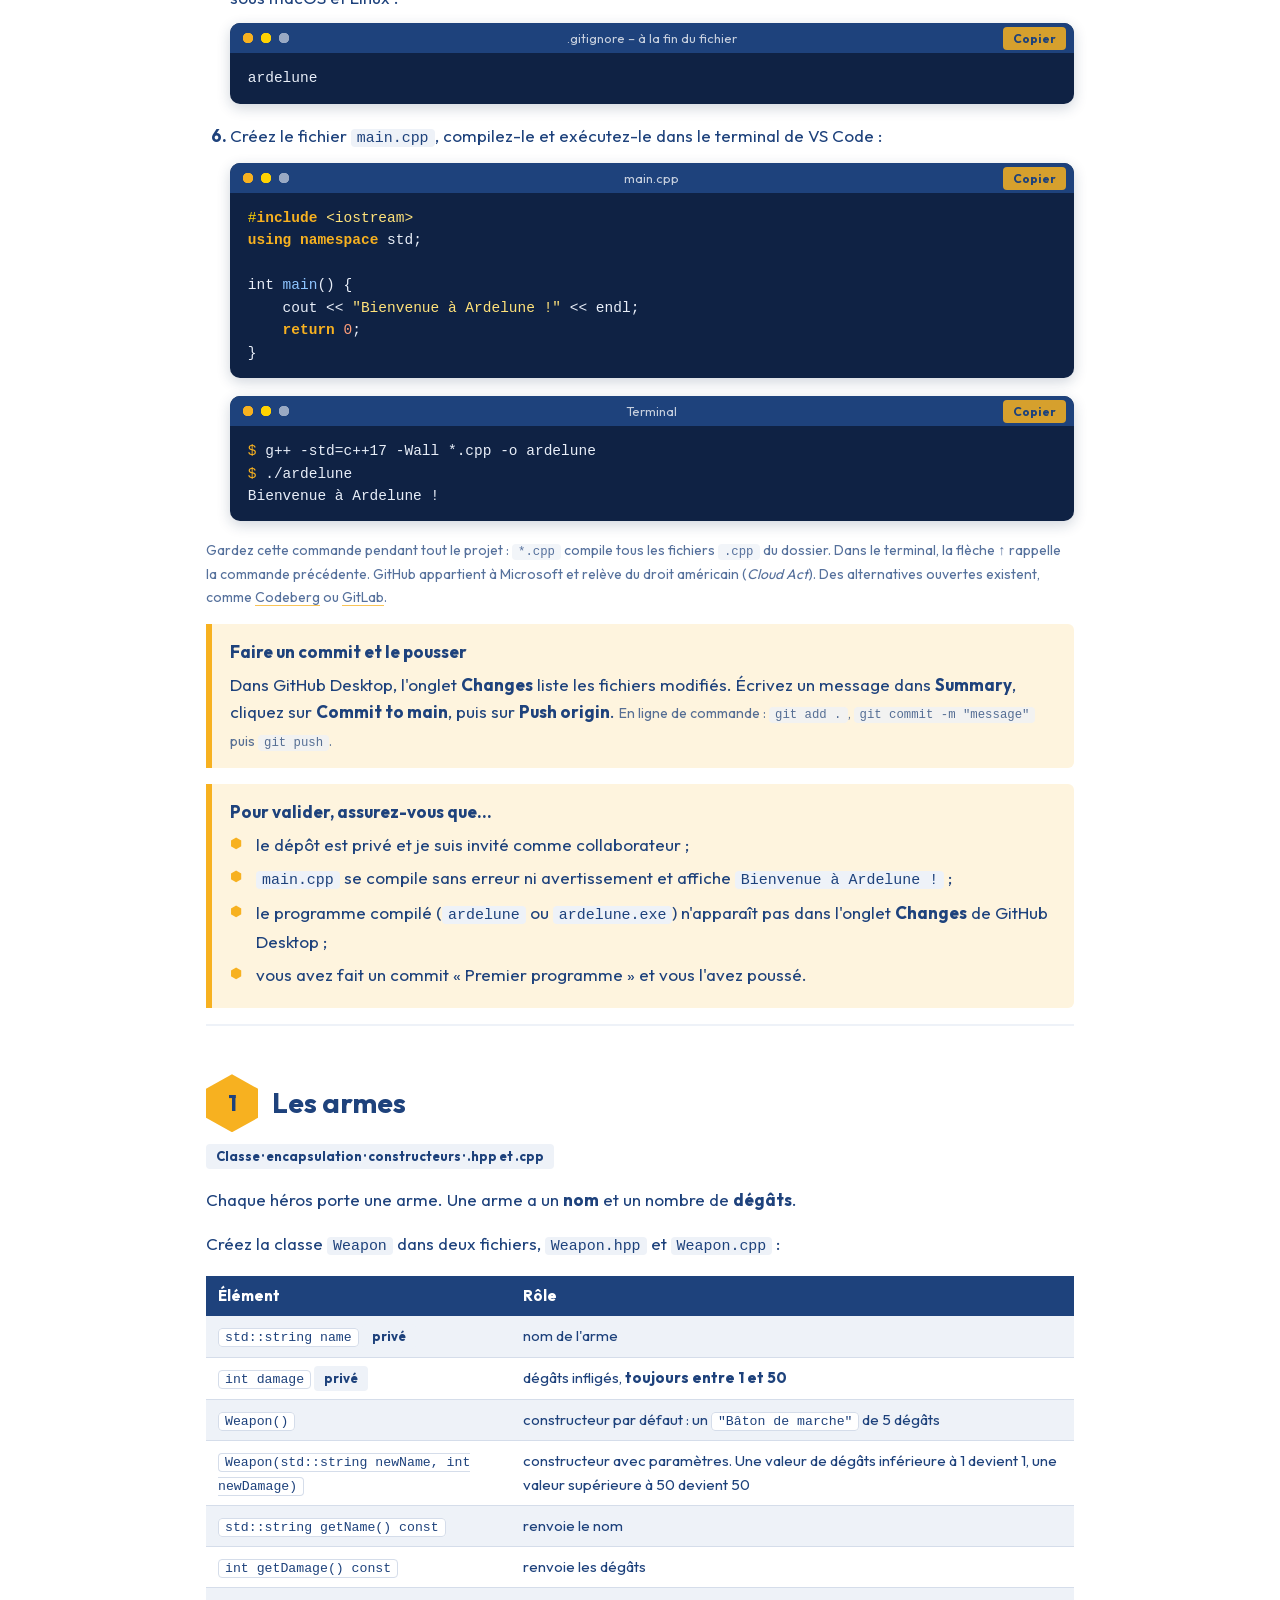
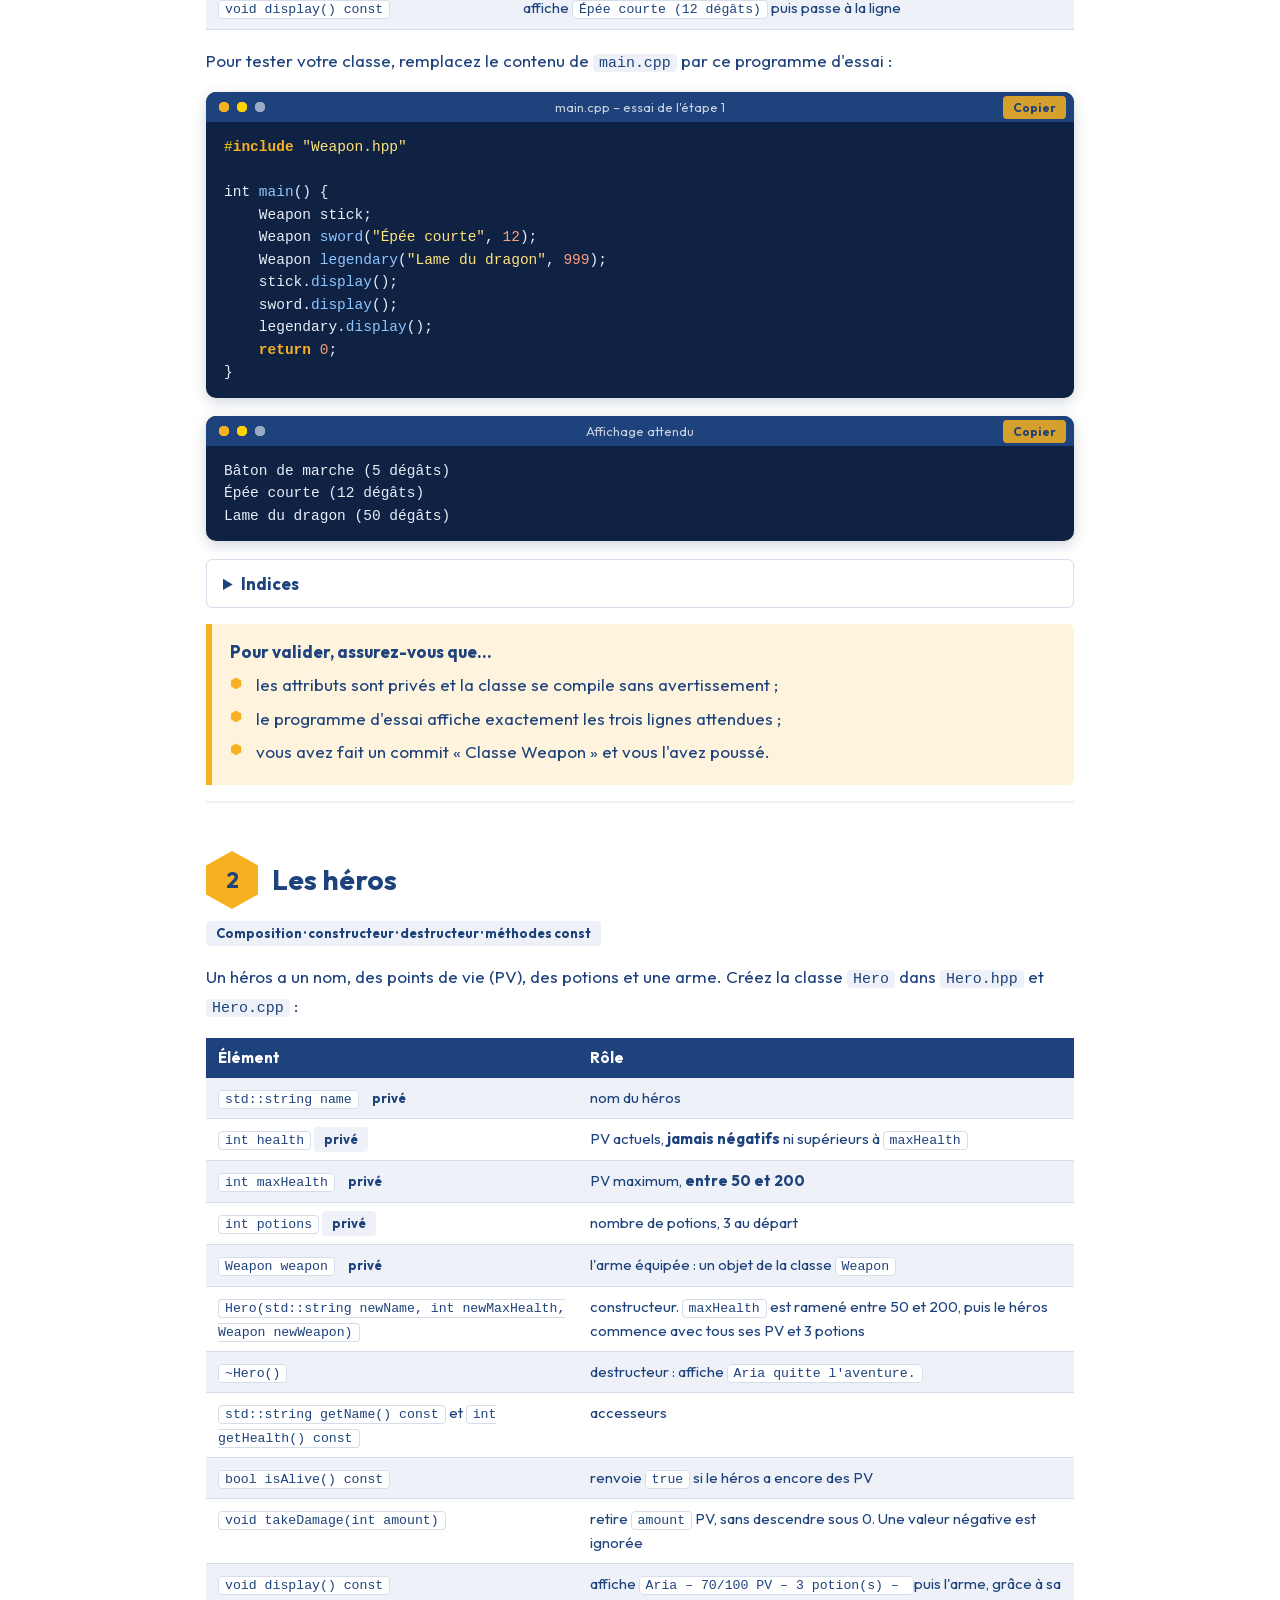
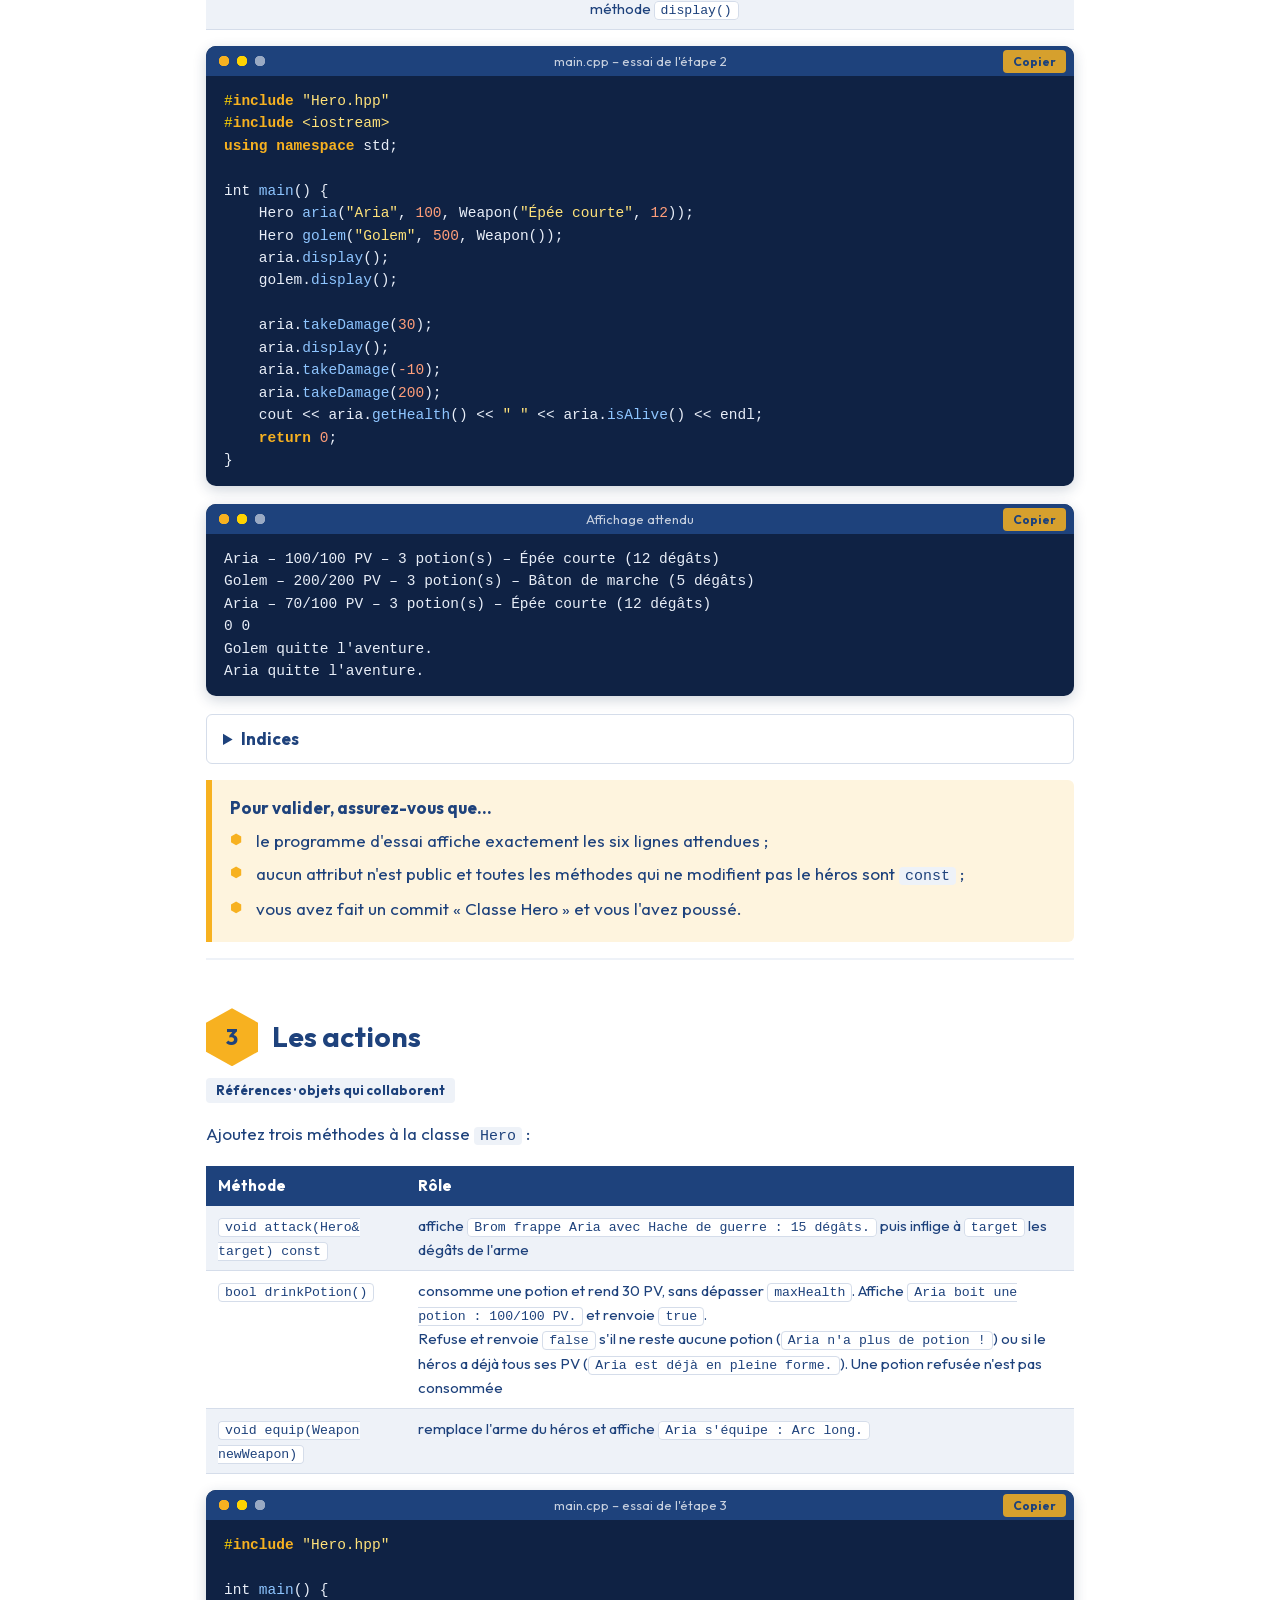
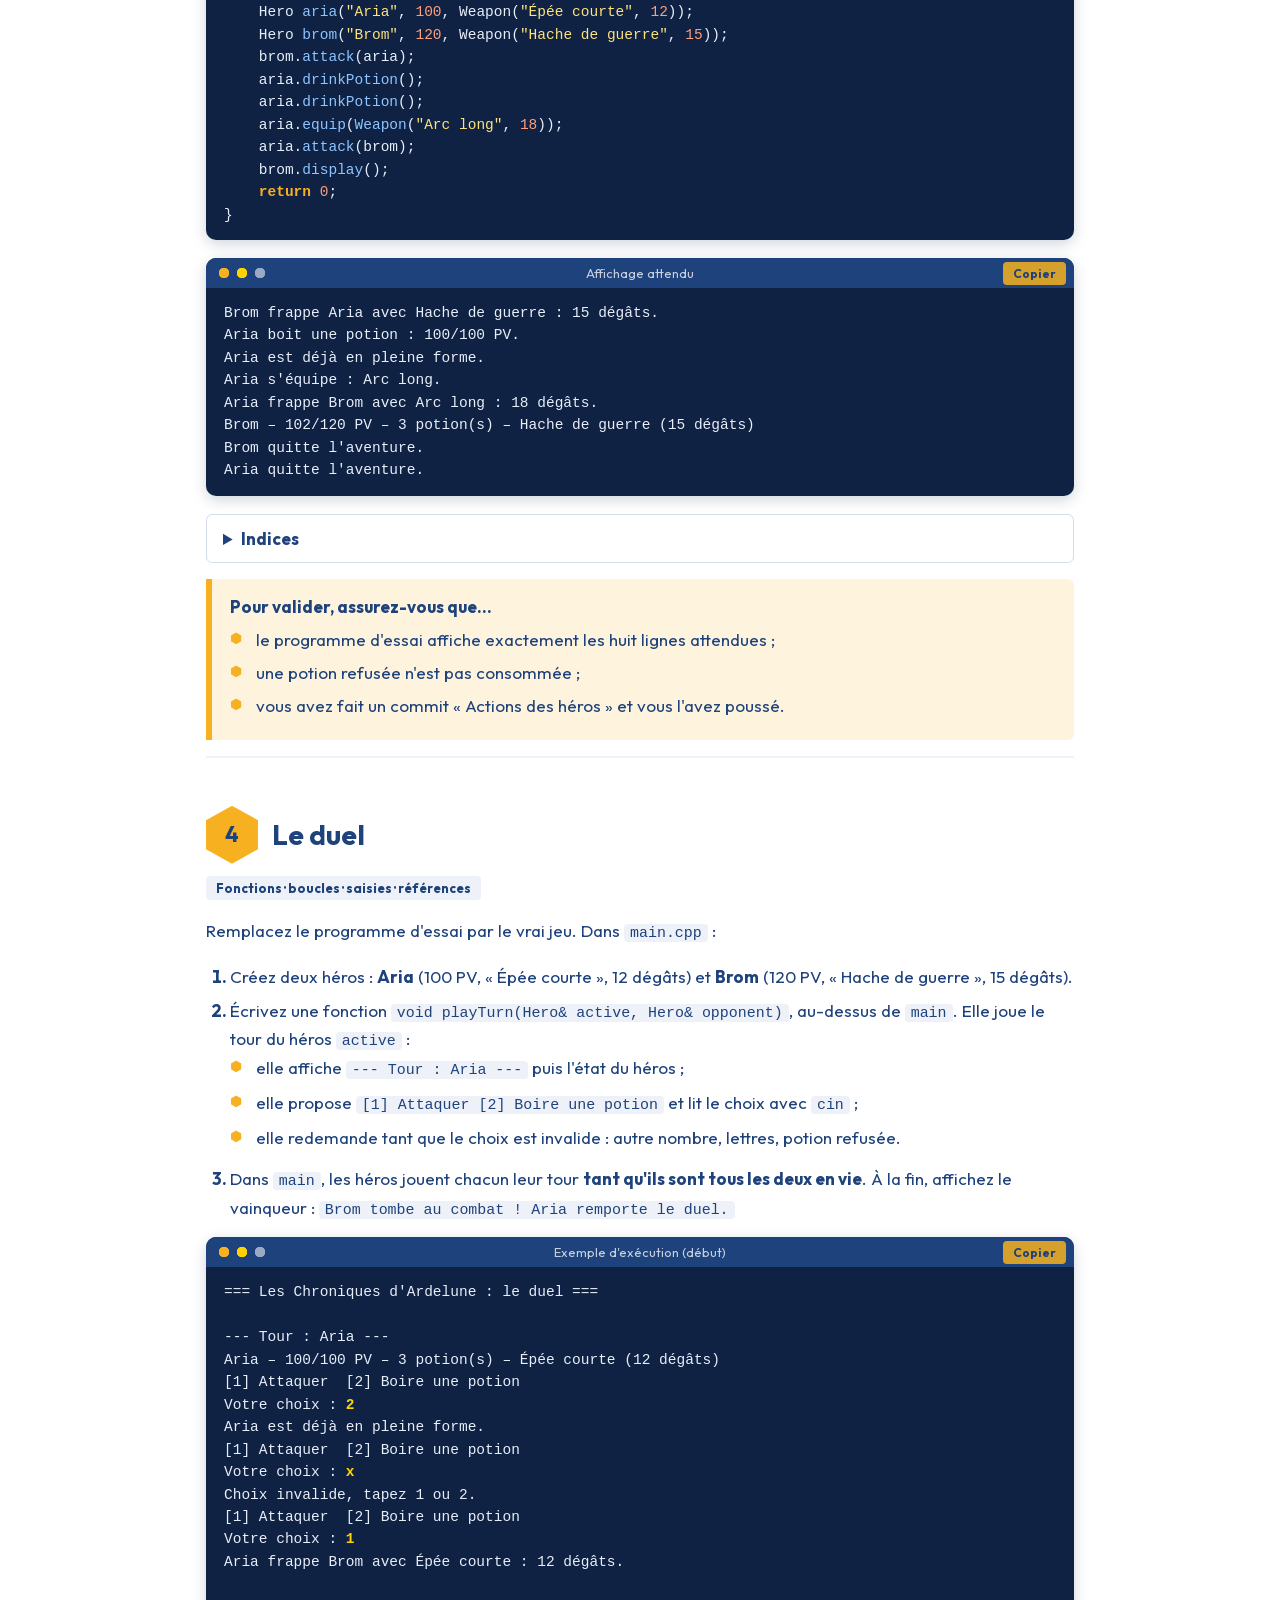
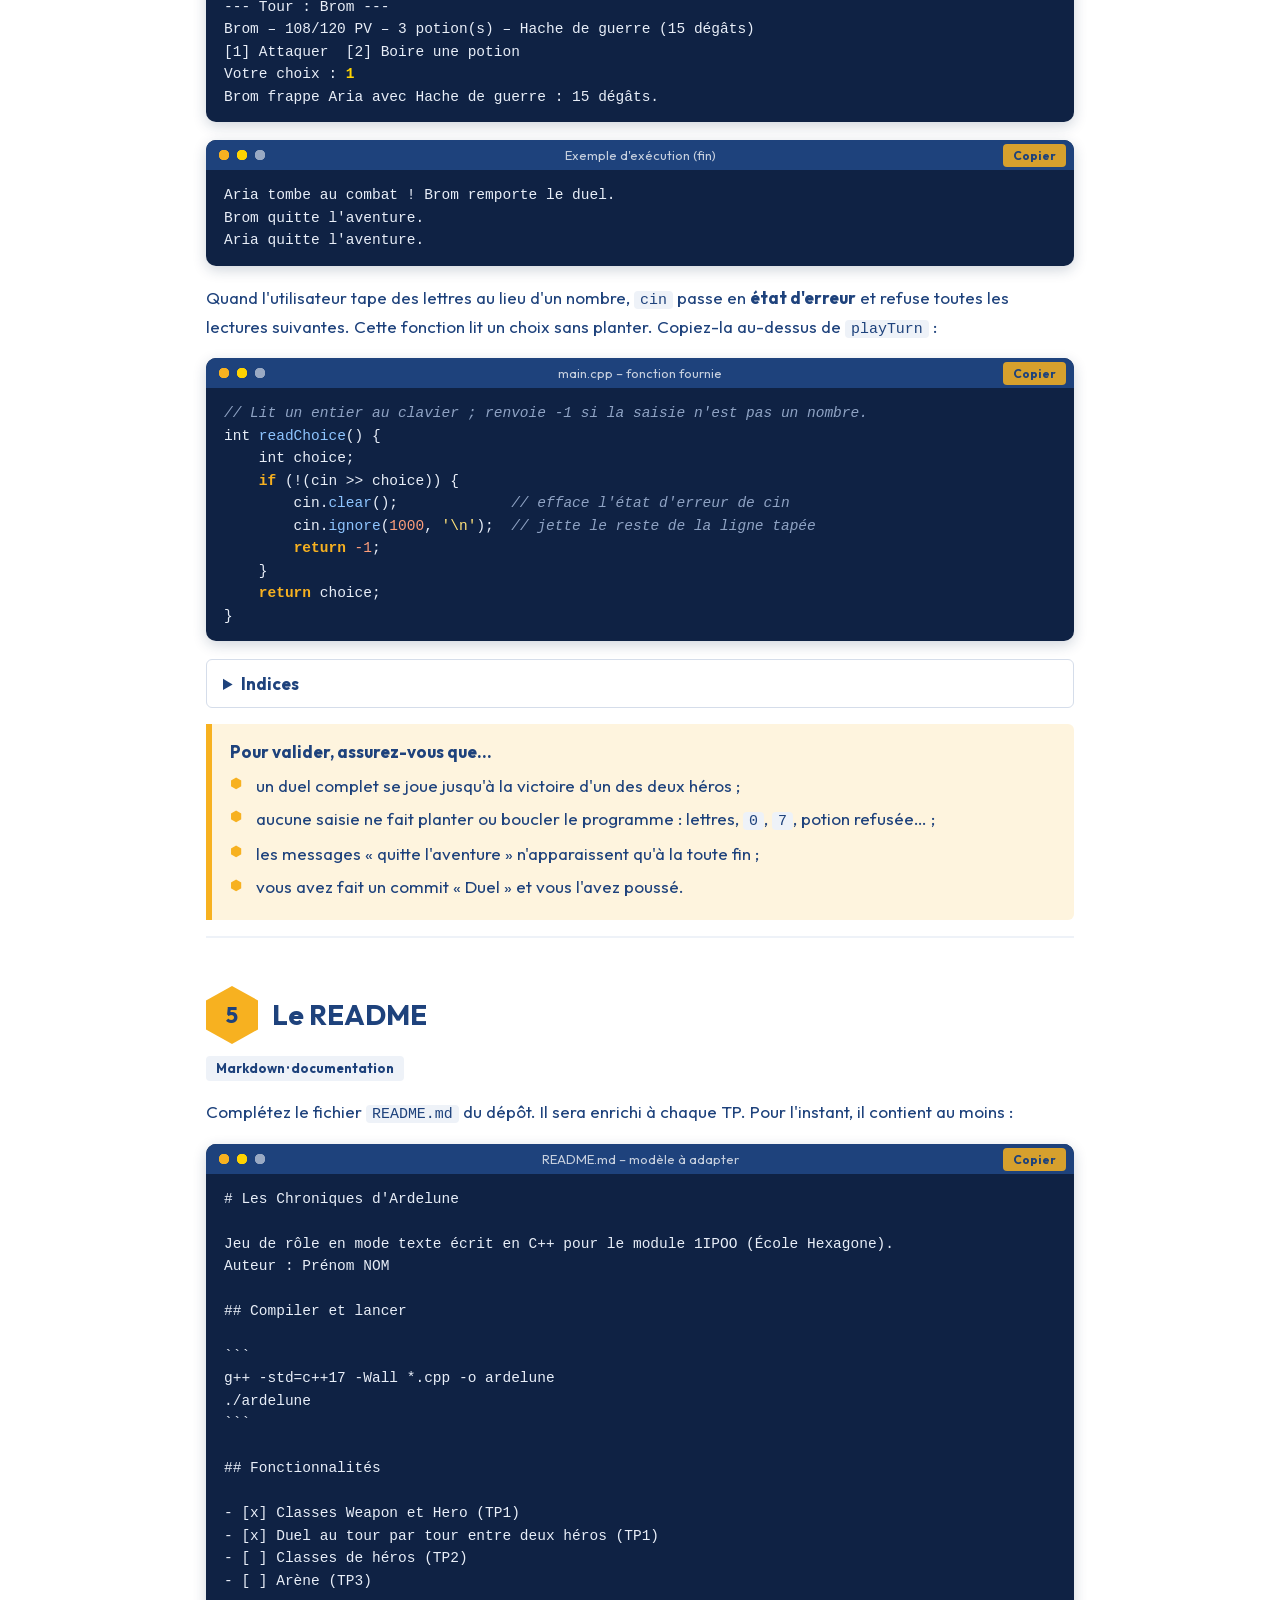
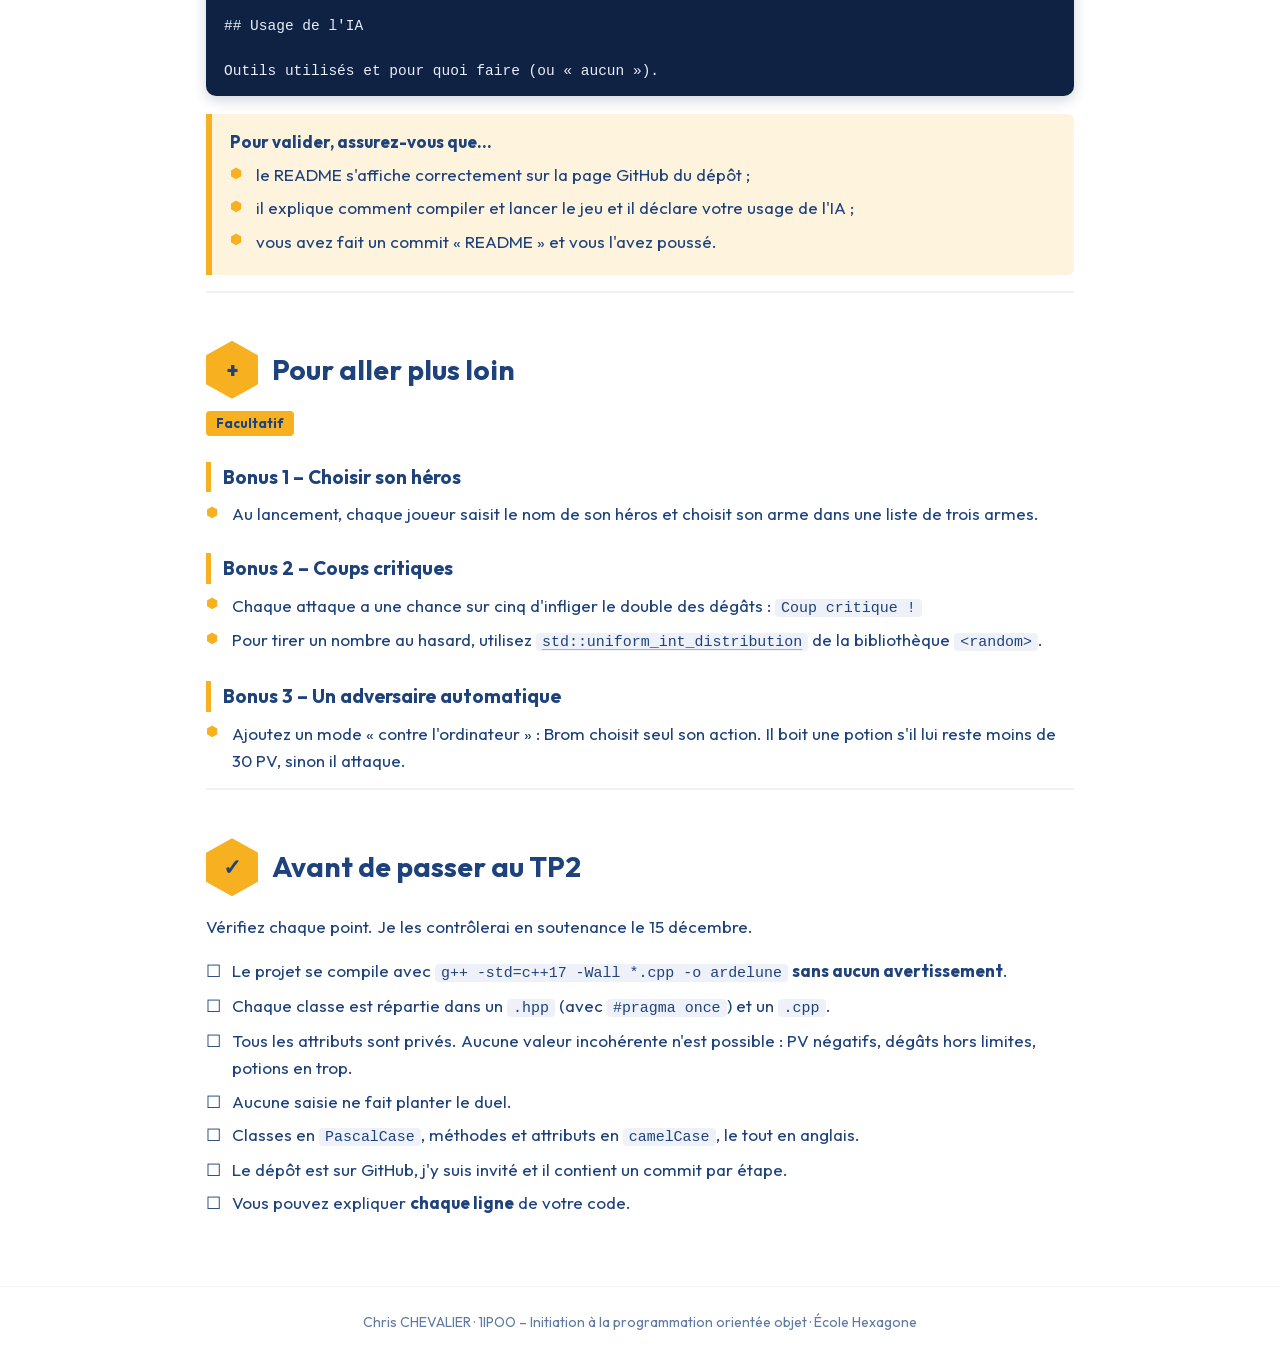
<file: tp/tp1.html>
<!doctype html>
<html lang="fr">
<head>
  <meta charset="utf-8">
  <meta name="viewport" content="width=device-width, initial-scale=1">
  <title>TP1 – Les premiers héros – 1IPOO</title>
  <link rel="stylesheet" href="../assets/css/enonce.css">
</head>
<body>

<header class="entete">
  <div class="panneau"><img src="../assets/charte/logo-hexagone.png" alt="École Hexagone"></div>
  <div class="titre">
    <h1>TP1 – Les premiers héros</h1>
    <p><span class="code-module">1IPOO</span> – Projet fil rouge « Les Chroniques d'Ardelune » · Mardi 1er décembre</p>
  </div>
</header>

<main>

  <h3>Contexte</h3>
  <p>
    Le royaume d'<strong>Ardelune</strong> vivait en paix depuis des siècles. Mais depuis la dernière pleine lune, une brume grise descend des montagnes
    et réveille des créatures oubliées. Les villages appellent à l'aide des aventuriers prêts à défendre le royaume.
  </p>
  <p>
    Avant de les envoyer au combat, la guilde des aventuriers veut tester ses recrues lors de <strong>duels d'entraînement</strong>.
    Votre mission : écrire en C++ le programme qui gère ces héros, leurs armes et leurs duels. ⚔️
  </p>

  <div class="encadre marine">
    <span class="intitule">Ce TP en bref</span>
    <ul>
      <li><strong>Objectifs</strong> : écrire deux classes réparties en fichiers <code>.hpp</code> et <code>.cpp</code>, protéger leurs données (encapsulation), utiliser des constructeurs, un destructeur et des références.</li>
      <li>Ce TP est la première brique du <strong>projet Ardelune</strong>, que vous enrichirez au TP2 et au TP3 puis présenterez en soutenance le 15 décembre.</li>
      <li>Faites un commit et poussez-le sur GitHub à <strong>chaque étape terminée</strong>.</li>
      <li>L'IA est autorisée pour le projet, à une condition : <strong>comprendre chaque ligne</strong> de votre code. Je le vérifierai en soutenance.</li>
    </ul>
  </div>

  <nav class="sommaire">
    <a href="#etape-0"><span class="n">Étape 0</span><br>Le dépôt GitHub</a>
    <a href="#etape-1"><span class="n">Étape 1</span><br>Les armes</a>
    <a href="#etape-2"><span class="n">Étape 2</span><br>Les héros</a>
    <a href="#etape-3"><span class="n">Étape 3</span><br>Les actions</a>
    <a href="#etape-4"><span class="n">Étape 4</span><br>Le duel</a>
    <a href="#etape-5"><span class="n">Étape 5</span><br>Le README</a>
    <a href="#bonus"><span class="n">Bonus</span><br>Pour aller plus loin</a>
  </nav>

  <!-- ================================================================== -->
  <section class="defi" id="etape-0">
    <h2><span class="num">0</span> Le dépôt GitHub</h2>
    <div class="meta"><span class="etiquette clair">GitHub · GitHub Desktop · VS Code · g++</span></div>

    <p>Tout le projet vit dans <strong>un seul dépôt</strong>, que vous enrichirez de TP en TP.</p>
    <ol>
      <li>Sur GitHub, <a href="https://github.com/new" target="_blank">créez un dépôt</a> :
        <ul>
          <li>nom : <code>1ipoo-ardelune-nom-prenom</code> (avec votre nom et votre prénom) ;</li>
          <li>visibilité : <strong>Private</strong> ;</li>
          <li>cochez <strong>Add a README file</strong> ;</li>
          <li>dans <strong>Add .gitignore</strong>, choisissez le modèle <strong>C++</strong>. Ce fichier liste ce que Git ne doit jamais envoyer, comme les programmes compilés.</li>
        </ul>
      </li>
      <li>Dans <strong>Settings → Collaborators</strong>, cliquez sur <strong>Add people</strong> et invitez <strong>Chris-CHEVALIER</strong>.</li>
      <li>Sur la page d'accueil du dépôt, cliquez sur <strong>Code</strong> puis <strong>Open with GitHub Desktop</strong>, et <strong>clonez</strong> le dépôt (copiez-le sur votre ordinateur).</li>
      <li>Dans GitHub Desktop, menu <strong>Repository → Open in Visual Studio Code</strong>.</li>
      <li>Ouvrez le fichier <code>.gitignore</code> et ajoutez cette ligne à la fin, pour que Git ignore aussi le programme compilé sous macOS et Linux :
        <pre data-titre=".gitignore – à la fin du fichier"><code class="nohighlight">ardelune</code></pre>
      </li>
      <li>Créez le fichier <code>main.cpp</code>, compilez-le et exécutez-le dans le terminal de VS Code :
        <pre data-titre="main.cpp"><code class="language-cpp">
          #include &lt;iostream&gt;
          using namespace std;

          int main() {
              cout &lt;&lt; "Bienvenue à Ardelune !" &lt;&lt; endl;
              return 0;
          }
        </code></pre>
        <pre data-titre="Terminal"><code class="nohighlight"><span class="invite">$ </span>g++ -std=c++17 -Wall *.cpp -o ardelune
<span class="invite">$ </span>./ardelune
Bienvenue à Ardelune !</code></pre>
      </li>
    </ol>
    <p class="muet" style="font-size: 14px;">Gardez cette commande pendant tout le projet : <code>*.cpp</code> compile tous les fichiers <code>.cpp</code> du dossier. Dans le terminal, la flèche <kbd>↑</kbd> rappelle la commande précédente.
      GitHub appartient à Microsoft et relève du droit américain (<em>Cloud Act</em>). Des alternatives ouvertes existent, comme <a href="https://codeberg.org/" target="_blank">Codeberg</a> ou <a href="https://about.gitlab.com/" target="_blank">GitLab</a>.</p>

    <div class="encadre">
      <span class="intitule">Faire un commit et le pousser</span>
      Dans GitHub Desktop, l'onglet <strong>Changes</strong> liste les fichiers modifiés. Écrivez un message dans <strong>Summary</strong>,
      cliquez sur <strong>Commit to main</strong>, puis sur <strong>Push origin</strong>.
      <span class="muet" style="font-size: 14px;">En ligne de commande : <code>git add .</code>, <code>git commit -m "message"</code> puis <code>git push</code>.</span>
    </div>

    <div class="encadre">
      <span class="intitule">Pour valider, assurez-vous que…</span>
      <ul>
        <li>le dépôt est privé et je suis invité comme collaborateur ;</li>
        <li><code>main.cpp</code> se compile sans erreur ni avertissement et affiche <code>Bienvenue à Ardelune !</code> ;</li>
        <li>le programme compilé (<code>ardelune</code> ou <code>ardelune.exe</code>) n'apparaît pas dans l'onglet <strong>Changes</strong> de GitHub Desktop ;</li>
        <li>vous avez fait un commit « Premier programme » et vous l'avez poussé.</li>
      </ul>
    </div>
  </section>

  <!-- ================================================================== -->
  <section class="defi" id="etape-1">
    <h2><span class="num">1</span> Les armes</h2>
    <div class="meta"><span class="etiquette clair">Classe · encapsulation · constructeurs · .hpp et .cpp</span></div>

    <p>Chaque héros porte une arme. Une arme a un <strong>nom</strong> et un nombre de <strong>dégâts</strong>.</p>
    <p>Créez la classe <code>Weapon</code> dans deux fichiers, <code>Weapon.hpp</code> et <code>Weapon.cpp</code> :</p>
    <table>
      <tr><th>Élément</th><th>Rôle</th></tr>
      <tr><td><code>std::string name</code> <span class="etiquette clair">privé</span></td><td>nom de l'arme</td></tr>
      <tr><td><code>int damage</code> <span class="etiquette clair">privé</span></td><td>dégâts infligés, <strong>toujours entre 1 et 50</strong></td></tr>
      <tr><td><code>Weapon()</code></td><td>constructeur par défaut : un <code>"Bâton de marche"</code> de 5 dégâts</td></tr>
      <tr><td><code>Weapon(std::string newName, int newDamage)</code></td><td>constructeur avec paramètres. Une valeur de dégâts inférieure à 1 devient 1, une valeur supérieure à 50 devient 50</td></tr>
      <tr><td><code>std::string getName() const</code></td><td>renvoie le nom</td></tr>
      <tr><td><code>int getDamage() const</code></td><td>renvoie les dégâts</td></tr>
      <tr><td><code>void display() const</code></td><td>affiche <code>Épée courte (12 dégâts)</code> puis passe à la ligne</td></tr>
    </table>

    <p>Pour tester votre classe, remplacez le contenu de <code>main.cpp</code> par ce programme d'essai :</p>
    <pre data-titre="main.cpp – essai de l'étape 1"><code class="language-cpp">
      #include "Weapon.hpp"

      int main() {
          Weapon stick;
          Weapon sword("Épée courte", 12);
          Weapon legendary("Lame du dragon", 999);
          stick.display();
          sword.display();
          legendary.display();
          return 0;
      }
    </code></pre>
    <pre data-titre="Affichage attendu"><code class="nohighlight">Bâton de marche (5 dégâts)
Épée courte (12 dégâts)
Lame du dragon (50 dégâts)</code></pre>

    <details>
      <summary>Indices</summary>
      <ul>
        <li>Le <code>.hpp</code> commence par <code>#pragma once</code> et <code>#include &lt;string&gt;</code>. Il ne contient que les attributs et les prototypes.</li>
        <li>Le <code>.cpp</code> commence par <code>#include "Weapon.hpp"</code>. Chaque méthode y est précédée de <code>Weapon::</code>.</li>
        <li>Le constructeur peut d'abord recopier <code>newDamage</code> grâce à la liste d'initialisation, puis corriger la valeur avec deux <code>if</code> dans son corps.</li>
        <li><code>const</code> s'écrit dans le <code>.hpp</code> <strong>et</strong> dans le <code>.cpp</code>.</li>
      </ul>
    </details>

    <div class="encadre">
      <span class="intitule">Pour valider, assurez-vous que…</span>
      <ul>
        <li>les attributs sont privés et la classe se compile sans avertissement ;</li>
        <li>le programme d'essai affiche exactement les trois lignes attendues ;</li>
        <li>vous avez fait un commit « Classe Weapon » et vous l'avez poussé.</li>
      </ul>
    </div>
  </section>

  <!-- ================================================================== -->
  <section class="defi" id="etape-2">
    <h2><span class="num">2</span> Les héros</h2>
    <div class="meta"><span class="etiquette clair">Composition · constructeur · destructeur · méthodes const</span></div>

    <p>Un héros a un nom, des points de vie (PV), des potions et une arme. Créez la classe <code>Hero</code> dans <code>Hero.hpp</code> et <code>Hero.cpp</code> :</p>
    <table>
      <tr><th>Élément</th><th>Rôle</th></tr>
      <tr><td><code>std::string name</code> <span class="etiquette clair">privé</span></td><td>nom du héros</td></tr>
      <tr><td><code>int health</code> <span class="etiquette clair">privé</span></td><td>PV actuels, <strong>jamais négatifs</strong> ni supérieurs à <code>maxHealth</code></td></tr>
      <tr><td><code>int maxHealth</code> <span class="etiquette clair">privé</span></td><td>PV maximum, <strong>entre 50 et 200</strong></td></tr>
      <tr><td><code>int potions</code> <span class="etiquette clair">privé</span></td><td>nombre de potions, 3 au départ</td></tr>
      <tr><td><code>Weapon weapon</code> <span class="etiquette clair">privé</span></td><td>l'arme équipée : un objet de la classe <code>Weapon</code></td></tr>
      <tr><td><code>Hero(std::string newName, int newMaxHealth, Weapon newWeapon)</code></td><td>constructeur. <code>maxHealth</code> est ramené entre 50 et 200, puis le héros commence avec tous ses PV et 3 potions</td></tr>
      <tr><td><code>~Hero()</code></td><td>destructeur : affiche <code>Aria quitte l'aventure.</code></td></tr>
      <tr><td><code>std::string getName() const</code> et <code>int getHealth() const</code></td><td>accesseurs</td></tr>
      <tr><td><code>bool isAlive() const</code></td><td>renvoie <code>true</code> si le héros a encore des PV</td></tr>
      <tr><td><code>void takeDamage(int amount)</code></td><td>retire <code>amount</code> PV, sans descendre sous 0. Une valeur négative est ignorée</td></tr>
      <tr><td><code>void display() const</code></td><td>affiche <code>Aria – 70/100 PV – 3 potion(s) – </code> puis l'arme, grâce à sa méthode <code>display()</code></td></tr>
    </table>

    <pre data-titre="main.cpp – essai de l'étape 2"><code class="language-cpp">
      #include "Hero.hpp"
      #include &lt;iostream&gt;
      using namespace std;

      int main() {
          Hero aria("Aria", 100, Weapon("Épée courte", 12));
          Hero golem("Golem", 500, Weapon());
          aria.display();
          golem.display();

          aria.takeDamage(30);
          aria.display();
          aria.takeDamage(-10);
          aria.takeDamage(200);
          cout &lt;&lt; aria.getHealth() &lt;&lt; " " &lt;&lt; aria.isAlive() &lt;&lt; endl;
          return 0;
      }
    </code></pre>
    <pre data-titre="Affichage attendu"><code class="nohighlight">Aria – 100/100 PV – 3 potion(s) – Épée courte (12 dégâts)
Golem – 200/200 PV – 3 potion(s) – Bâton de marche (5 dégâts)
Aria – 70/100 PV – 3 potion(s) – Épée courte (12 dégâts)
0 0
Golem quitte l'aventure.
Aria quitte l'aventure.</code></pre>

    <details>
      <summary>Indices</summary>
      <ul>
        <li><code>Hero.hpp</code> doit inclure <code>"Weapon.hpp"</code> : sans lui, le compilateur ne connaît pas le type <code>Weapon</code>.</li>
        <li>L'arme s'initialise dans la liste d'initialisation, comme les autres attributs : <code>weapon(newWeapon)</code>.</li>
        <li><code>Weapon("Épée courte", 12)</code> crée une arme sans lui donner de nom de variable, juste pour la passer au constructeur.</li>
        <li>Pourquoi « Golem quitte l'aventure. » s'affiche-t-il avant Aria ? Revoyez l'ordre de destruction des objets à la fin d'un bloc.</li>
      </ul>
    </details>

    <div class="encadre">
      <span class="intitule">Pour valider, assurez-vous que…</span>
      <ul>
        <li>le programme d'essai affiche exactement les six lignes attendues ;</li>
        <li>aucun attribut n'est public et toutes les méthodes qui ne modifient pas le héros sont <code>const</code> ;</li>
        <li>vous avez fait un commit « Classe Hero » et vous l'avez poussé.</li>
      </ul>
    </div>
  </section>

  <!-- ================================================================== -->
  <section class="defi" id="etape-3">
    <h2><span class="num">3</span> Les actions</h2>
    <div class="meta"><span class="etiquette clair">Références · objets qui collaborent</span></div>

    <p>Ajoutez trois méthodes à la classe <code>Hero</code> :</p>
    <table>
      <tr><th>Méthode</th><th>Rôle</th></tr>
      <tr><td><code>void attack(Hero&amp; target) const</code></td><td>affiche <code>Brom frappe Aria avec Hache de guerre : 15 dégâts.</code> puis inflige à <code>target</code> les dégâts de l'arme</td></tr>
      <tr><td><code>bool drinkPotion()</code></td><td>consomme une potion et rend 30 PV, sans dépasser <code>maxHealth</code>. Affiche <code>Aria boit une potion : 100/100 PV.</code> et renvoie <code>true</code>.<br>
        Refuse et renvoie <code>false</code> s'il ne reste aucune potion (<code>Aria n'a plus de potion !</code>) ou si le héros a déjà tous ses PV (<code>Aria est déjà en pleine forme.</code>). Une potion refusée n'est pas consommée</td></tr>
      <tr><td><code>void equip(Weapon newWeapon)</code></td><td>remplace l'arme du héros et affiche <code>Aria s'équipe : Arc long.</code></td></tr>
    </table>

    <pre data-titre="main.cpp – essai de l'étape 3"><code class="language-cpp">
      #include "Hero.hpp"

      int main() {
          Hero aria("Aria", 100, Weapon("Épée courte", 12));
          Hero brom("Brom", 120, Weapon("Hache de guerre", 15));
          brom.attack(aria);
          aria.drinkPotion();
          aria.drinkPotion();
          aria.equip(Weapon("Arc long", 18));
          aria.attack(brom);
          brom.display();
          return 0;
      }
    </code></pre>
    <pre data-titre="Affichage attendu"><code class="nohighlight">Brom frappe Aria avec Hache de guerre : 15 dégâts.
Aria boit une potion : 100/100 PV.
Aria est déjà en pleine forme.
Aria s'équipe : Arc long.
Aria frappe Brom avec Arc long : 18 dégâts.
Brom – 102/120 PV – 3 potion(s) – Hache de guerre (15 dégâts)
Brom quitte l'aventure.
Aria quitte l'aventure.</code></pre>

    <details>
      <summary>Indices</summary>
      <ul>
        <li><code>target</code> est une <strong>référence</strong> : <code>target.takeDamage(…)</code> modifie le vrai héros adverse, pas une copie.</li>
        <li><code>attack</code> peut être <code>const</code> : elle modifie la cible, pas le héros qui attaque.</li>
        <li>Les dégâts se lisent avec l'accesseur de l'arme : <code>weapon.getDamage()</code>. Les attributs de <code>Weapon</code> restent privés.</li>
      </ul>
    </details>

    <div class="encadre">
      <span class="intitule">Pour valider, assurez-vous que…</span>
      <ul>
        <li>le programme d'essai affiche exactement les huit lignes attendues ;</li>
        <li>une potion refusée n'est pas consommée ;</li>
        <li>vous avez fait un commit « Actions des héros » et vous l'avez poussé.</li>
      </ul>
    </div>
  </section>

  <!-- ================================================================== -->
  <section class="defi" id="etape-4">
    <h2><span class="num">4</span> Le duel</h2>
    <div class="meta"><span class="etiquette clair">Fonctions · boucles · saisies · références</span></div>

    <p>Remplacez le programme d'essai par le vrai jeu. Dans <code>main.cpp</code> :</p>
    <ol>
      <li>Créez deux héros : <strong>Aria</strong> (100 PV, « Épée courte », 12 dégâts) et <strong>Brom</strong> (120 PV, « Hache de guerre », 15 dégâts).</li>
      <li>Écrivez une fonction <code>void playTurn(Hero&amp; active, Hero&amp; opponent)</code>, au-dessus de <code>main</code>. Elle joue le tour du héros <code>active</code> :
        <ul>
          <li>elle affiche <code>--- Tour : Aria ---</code> puis l'état du héros ;</li>
          <li>elle propose <code>[1] Attaquer  [2] Boire une potion</code> et lit le choix avec <code>cin</code> ;</li>
          <li>elle redemande tant que le choix est invalide : autre nombre, lettres, potion refusée.</li>
        </ul>
      </li>
      <li>Dans <code>main</code>, les héros jouent chacun leur tour <strong>tant qu'ils sont tous les deux en vie</strong>. À la fin, affichez le vainqueur : <code>Brom tombe au combat ! Aria remporte le duel.</code></li>
    </ol>
    <pre data-titre="Exemple d'exécution (début)"><code class="nohighlight">=== Les Chroniques d'Ardelune : le duel ===

--- Tour : Aria ---
Aria – 100/100 PV – 3 potion(s) – Épée courte (12 dégâts)
[1] Attaquer  [2] Boire une potion
Votre choix : <span class="saisie">2</span>
Aria est déjà en pleine forme.
[1] Attaquer  [2] Boire une potion
Votre choix : <span class="saisie">x</span>
Choix invalide, tapez 1 ou 2.
[1] Attaquer  [2] Boire une potion
Votre choix : <span class="saisie">1</span>
Aria frappe Brom avec Épée courte : 12 dégâts.

--- Tour : Brom ---
Brom – 108/120 PV – 3 potion(s) – Hache de guerre (15 dégâts)
[1] Attaquer  [2] Boire une potion
Votre choix : <span class="saisie">1</span>
Brom frappe Aria avec Hache de guerre : 15 dégâts.</code></pre>
    <pre data-titre="Exemple d'exécution (fin)"><code class="nohighlight">Aria tombe au combat ! Brom remporte le duel.
Brom quitte l'aventure.
Aria quitte l'aventure.</code></pre>

    <p>Quand l'utilisateur tape des lettres au lieu d'un nombre, <code>cin</code> passe en <strong>état d'erreur</strong> et refuse toutes les lectures suivantes. Cette fonction lit un choix sans planter. Copiez-la au-dessus de <code>playTurn</code> :</p>
    <pre data-titre="main.cpp – fonction fournie"><code class="language-cpp">
      // Lit un entier au clavier ; renvoie -1 si la saisie n'est pas un nombre.
      int readChoice() {
          int choice;
          if (!(cin &gt;&gt; choice)) {
              cin.clear();             // efface l'état d'erreur de cin
              cin.ignore(1000, '\n');  // jette le reste de la ligne tapée
              return -1;
          }
          return choice;
      }
    </code></pre>

    <details>
      <summary>Indices</summary>
      <ul>
        <li>Pour alterner les joueurs, comptez les tours : un tour impair pour Aria (<code>playTurn(aria, brom)</code>), un tour pair pour Brom (<code>playTurn(brom, aria)</code>). <code>turn % 2</code> donne le reste de la division par 2.</li>
        <li>Dans <code>playTurn</code>, une boucle <code>while (true)</code> qui se termine par un <code>return</code> dès qu'une action a réussi fait très bien l'affaire.</li>
        <li>Si « Aria quitte l'aventure. » s'affiche au milieu du duel, un héros a été passé <strong>par copie</strong> : la copie est détruite à la fin de la fonction. Vérifiez les <code>&amp;</code>.</li>
      </ul>
    </details>

    <div class="encadre">
      <span class="intitule">Pour valider, assurez-vous que…</span>
      <ul>
        <li>un duel complet se joue jusqu'à la victoire d'un des deux héros ;</li>
        <li>aucune saisie ne fait planter ou boucler le programme : lettres, <code>0</code>, <code>7</code>, potion refusée… ;</li>
        <li>les messages « quitte l'aventure » n'apparaissent qu'à la toute fin ;</li>
        <li>vous avez fait un commit « Duel » et vous l'avez poussé.</li>
      </ul>
    </div>
  </section>

  <!-- ================================================================== -->
  <section class="defi" id="etape-5">
    <h2><span class="num">5</span> Le README</h2>
    <div class="meta"><span class="etiquette clair">Markdown · documentation</span></div>

    <p>Complétez le fichier <code>README.md</code> du dépôt. Il sera enrichi à chaque TP. Pour l'instant, il contient au moins :</p>
    <pre data-titre="README.md – modèle à adapter"><code class="language-markdown">
      # Les Chroniques d'Ardelune

      Jeu de rôle en mode texte écrit en C++ pour le module 1IPOO (École Hexagone).
      Auteur : Prénom NOM

      ## Compiler et lancer

      ```
      g++ -std=c++17 -Wall *.cpp -o ardelune
      ./ardelune
      ```

      ## Fonctionnalités

      - [x] Classes Weapon et Hero (TP1)
      - [x] Duel au tour par tour entre deux héros (TP1)
      - [ ] Classes de héros (TP2)
      - [ ] Arène (TP3)

      ## Usage de l'IA

      Outils utilisés et pour quoi faire (ou « aucun »).
    </code></pre>

    <div class="encadre">
      <span class="intitule">Pour valider, assurez-vous que…</span>
      <ul>
        <li>le README s'affiche correctement sur la page GitHub du dépôt ;</li>
        <li>il explique comment compiler et lancer le jeu et il déclare votre usage de l'IA ;</li>
        <li>vous avez fait un commit « README » et vous l'avez poussé.</li>
      </ul>
    </div>
  </section>

  <!-- ================================================================== -->
  <section class="defi" id="bonus">
    <h2><span class="num">+</span> Pour aller plus loin</h2>
    <div class="meta"><span class="etiquette ambre">Facultatif</span></div>

    <h3>Bonus 1 – Choisir son héros</h3>
    <ul>
      <li>Au lancement, chaque joueur saisit le nom de son héros et choisit son arme dans une liste de trois armes.</li>
    </ul>

    <h3>Bonus 2 – Coups critiques</h3>
    <ul>
      <li>Chaque attaque a une chance sur cinq d'infliger le double des dégâts : <code>Coup critique !</code></li>
      <li>Pour tirer un nombre au hasard, utilisez <a href="https://cppreference.com/w/cpp/numeric/random/uniform_int_distribution.html" target="_blank"><code>std::uniform_int_distribution</code></a> de la bibliothèque <code>&lt;random&gt;</code>.</li>
    </ul>

    <h3>Bonus 3 – Un adversaire automatique</h3>
    <ul>
      <li>Ajoutez un mode « contre l'ordinateur » : Brom choisit seul son action. Il boit une potion s'il lui reste moins de 30 PV, sinon il attaque.</li>
    </ul>
  </section>

  <!-- ================================================================== -->
  <section class="defi" id="auto-evaluation">
    <h2><span class="num">✓</span> Avant de passer au TP2</h2>

    <p>Vérifiez chaque point. Je les contrôlerai en soutenance le 15 décembre.</p>
    <ul class="checklist">
      <li>Le projet se compile avec <code>g++ -std=c++17 -Wall *.cpp -o ardelune</code> <strong>sans aucun avertissement</strong>.</li>
      <li>Chaque classe est répartie dans un <code>.hpp</code> (avec <code>#pragma once</code>) et un <code>.cpp</code>.</li>
      <li>Tous les attributs sont privés. Aucune valeur incohérente n'est possible : PV négatifs, dégâts hors limites, potions en trop.</li>
      <li>Aucune saisie ne fait planter le duel.</li>
      <li>Classes en <code>PascalCase</code>, méthodes et attributs en <code>camelCase</code>, le tout en anglais.</li>
      <li>Le dépôt est sur GitHub, j'y suis invité et il contient un commit par étape.</li>
      <li>Vous pouvez expliquer <strong>chaque ligne</strong> de votre code.</li>
    </ul>
  </section>

</main>

<footer class="pied">Chris CHEVALIER · 1IPOO – Initiation à la programmation orientée objet · École Hexagone</footer>

<script src="../assets/vendor/reveal/plugin/highlight/highlight.js"></script>
<script src="../assets/js/enonce.js"></script>
</body>
</html>
</file>
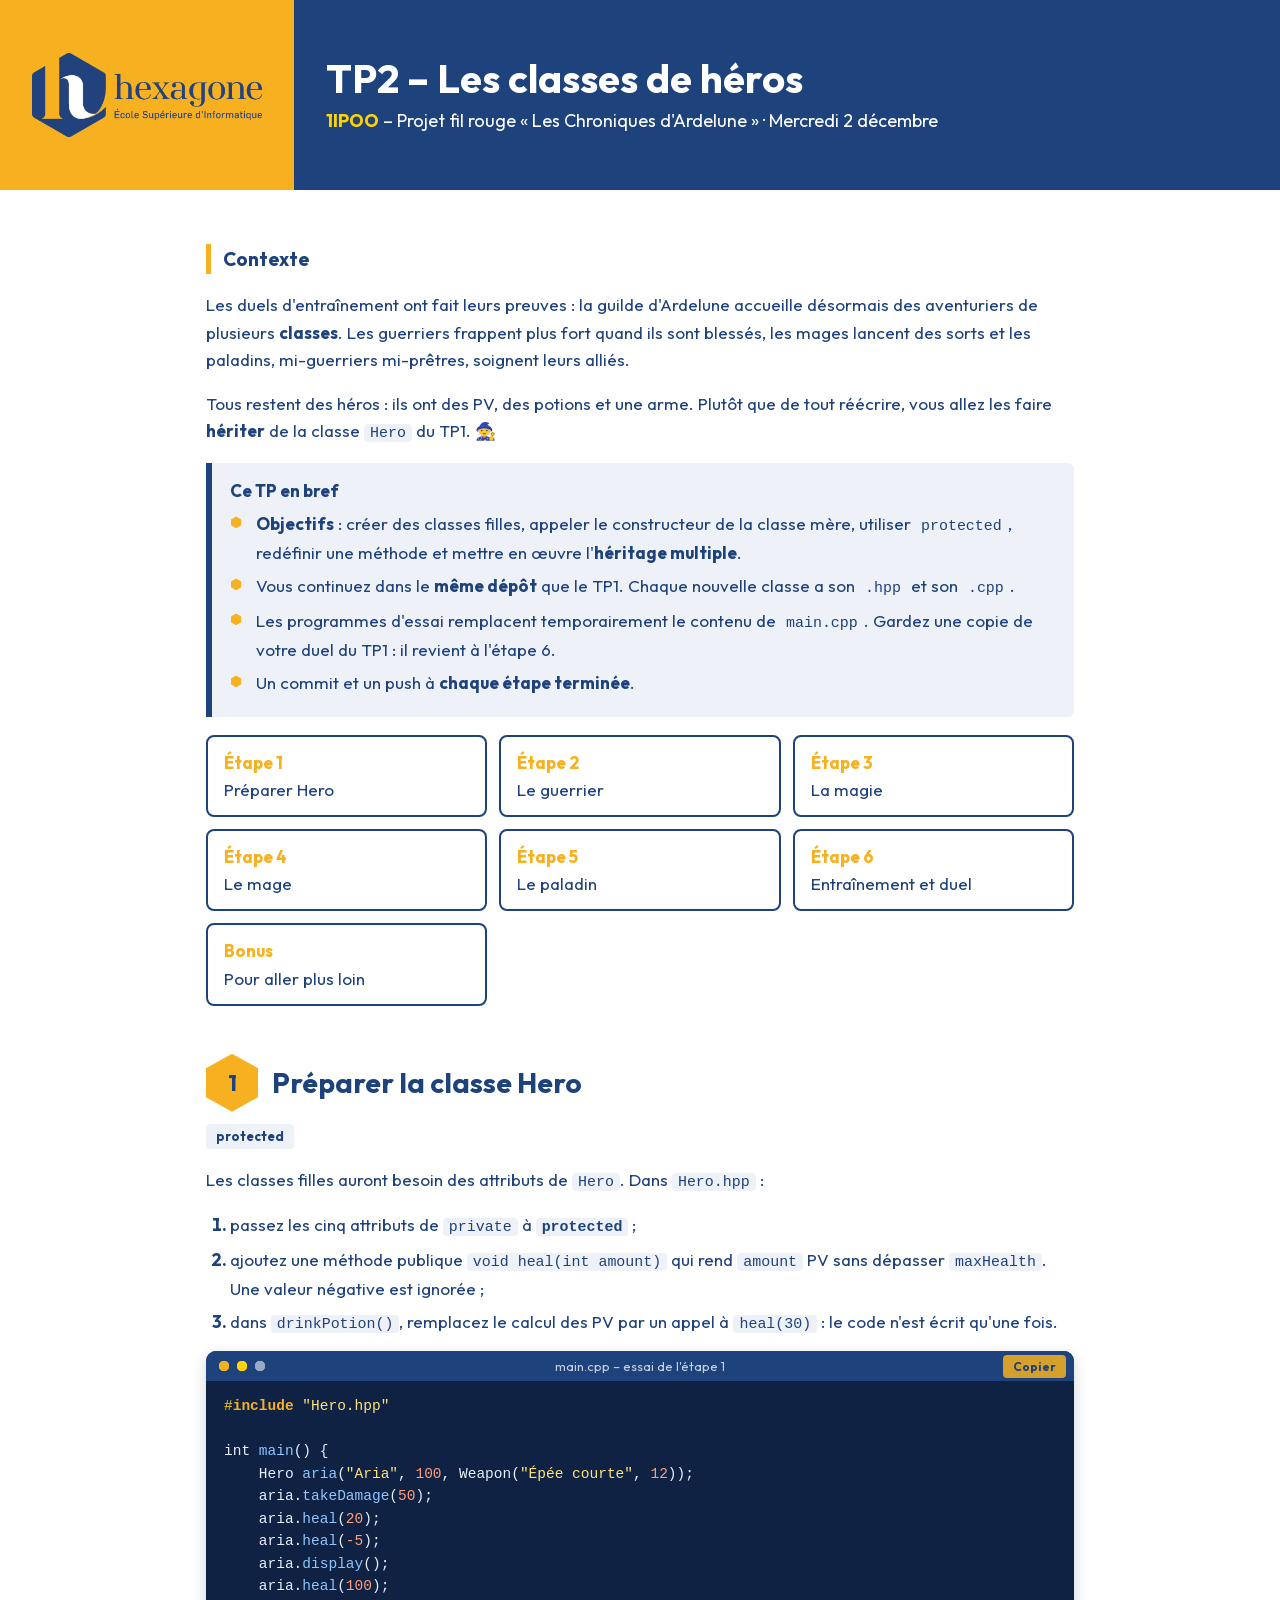
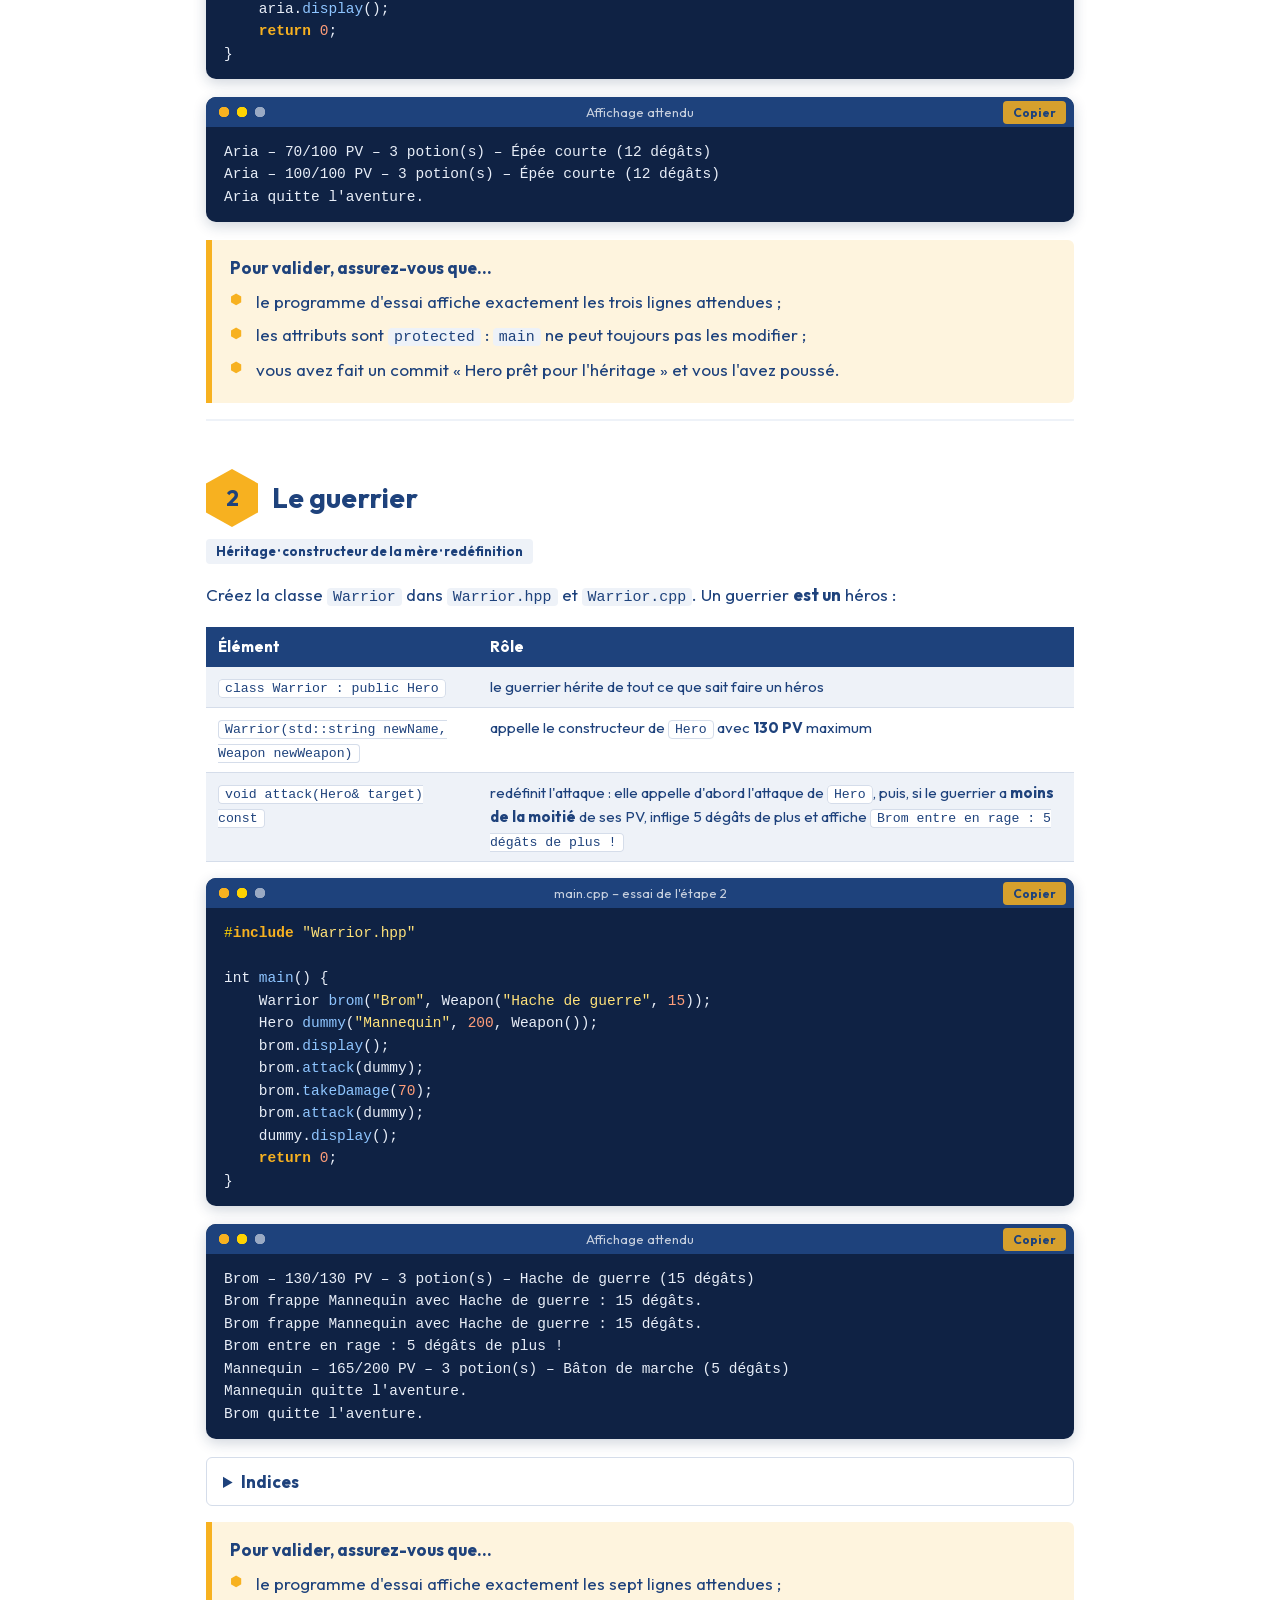
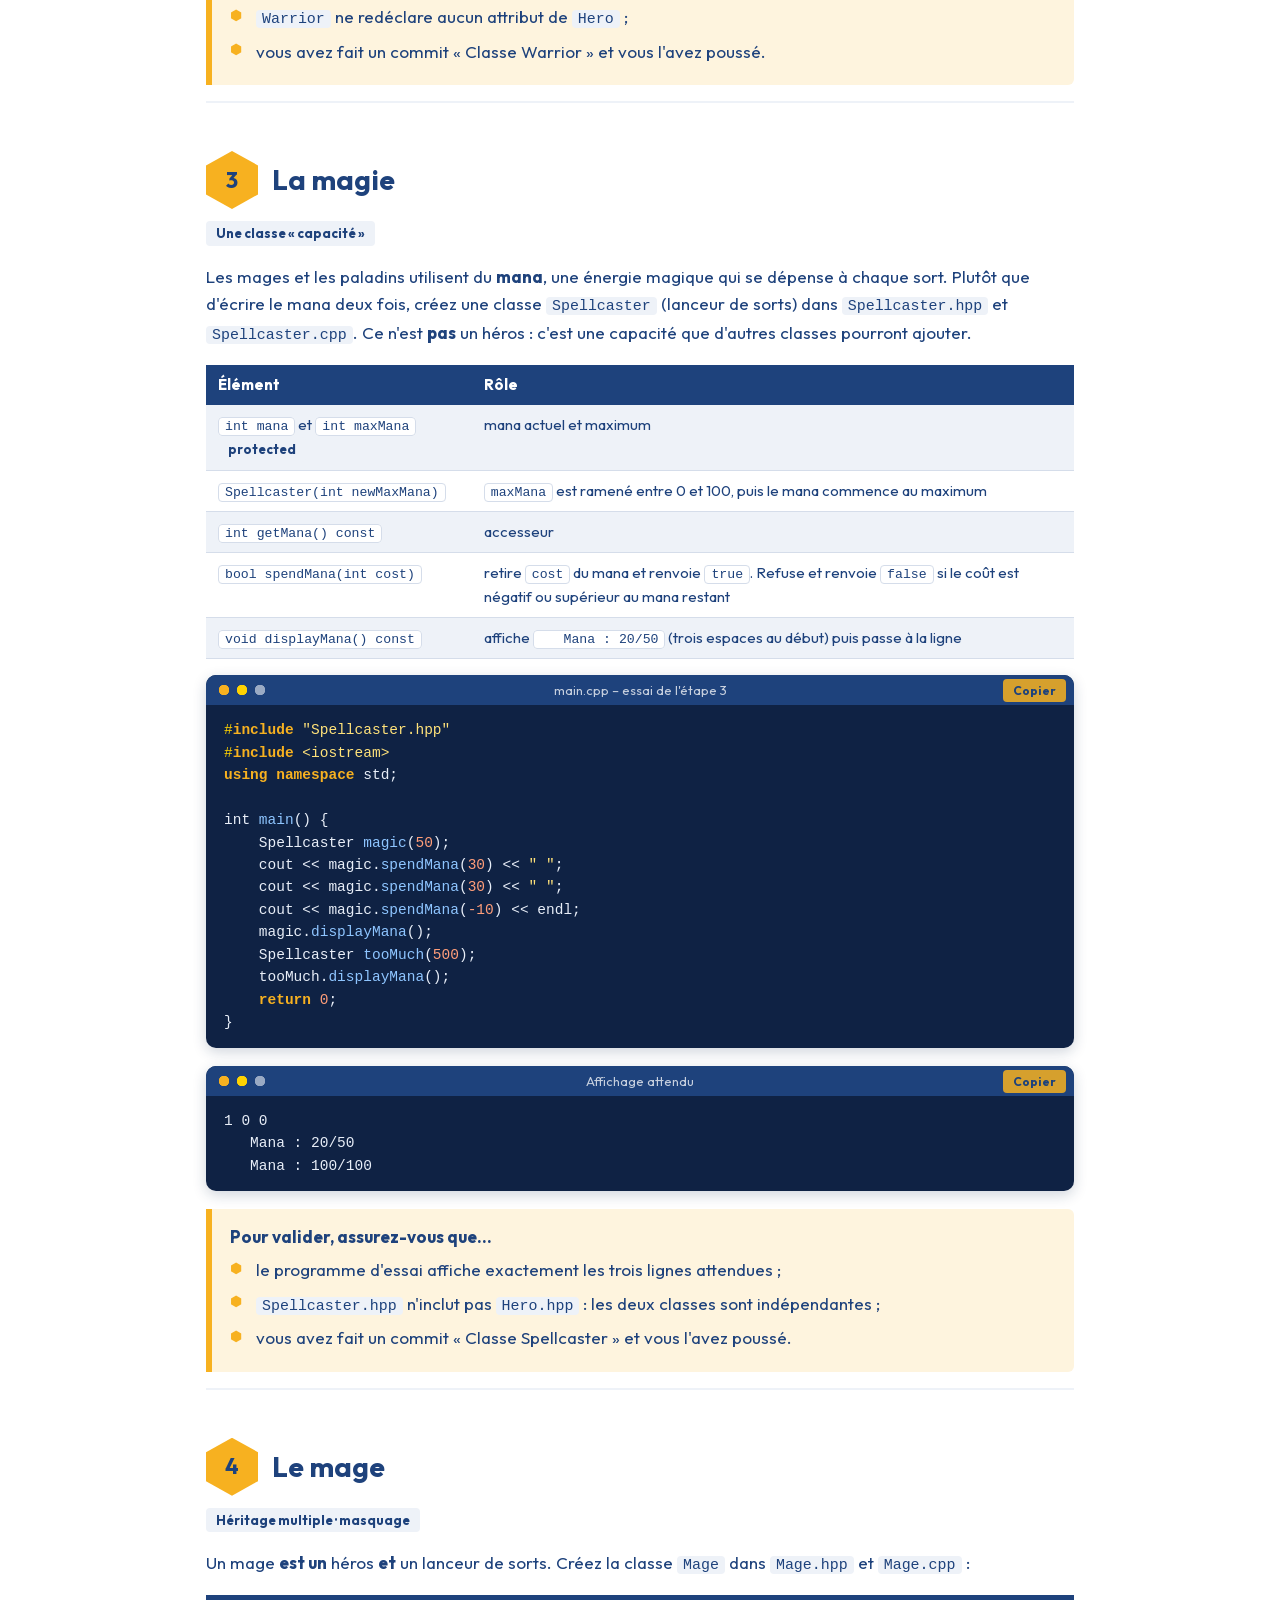
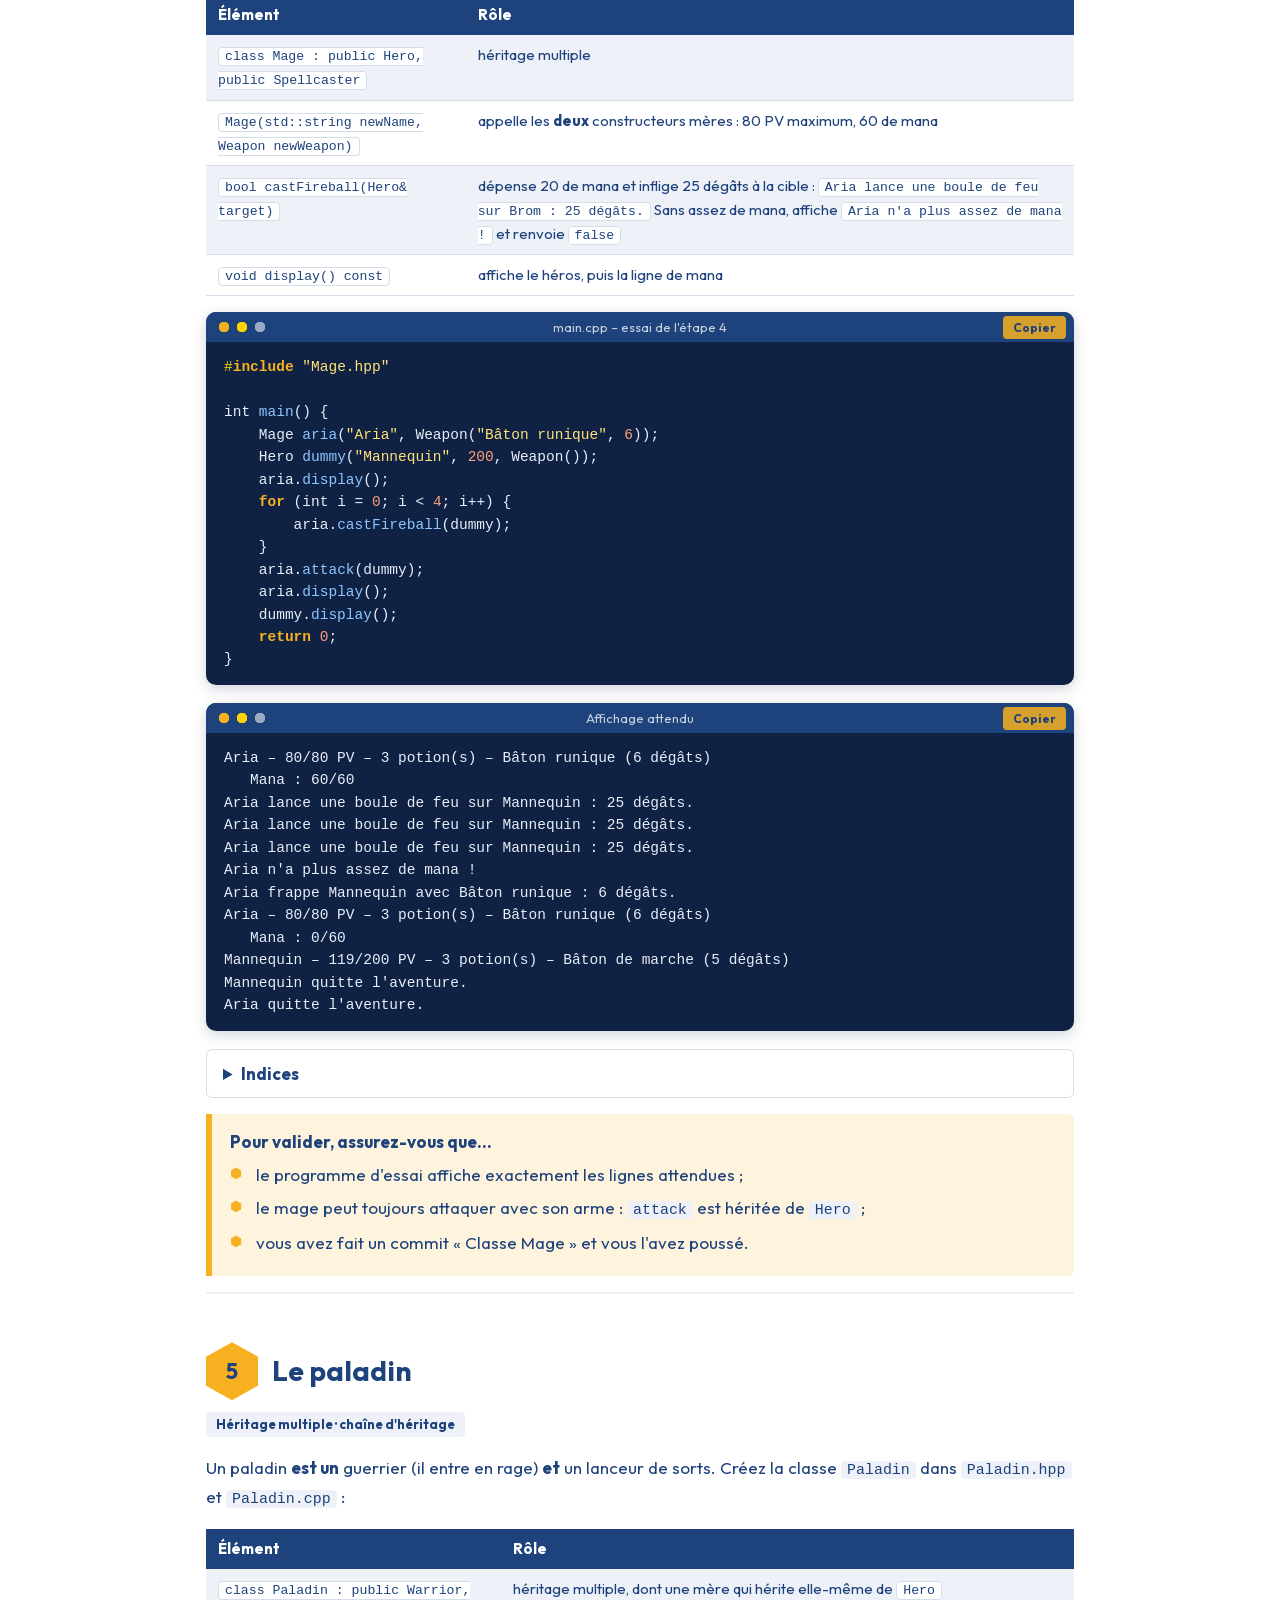
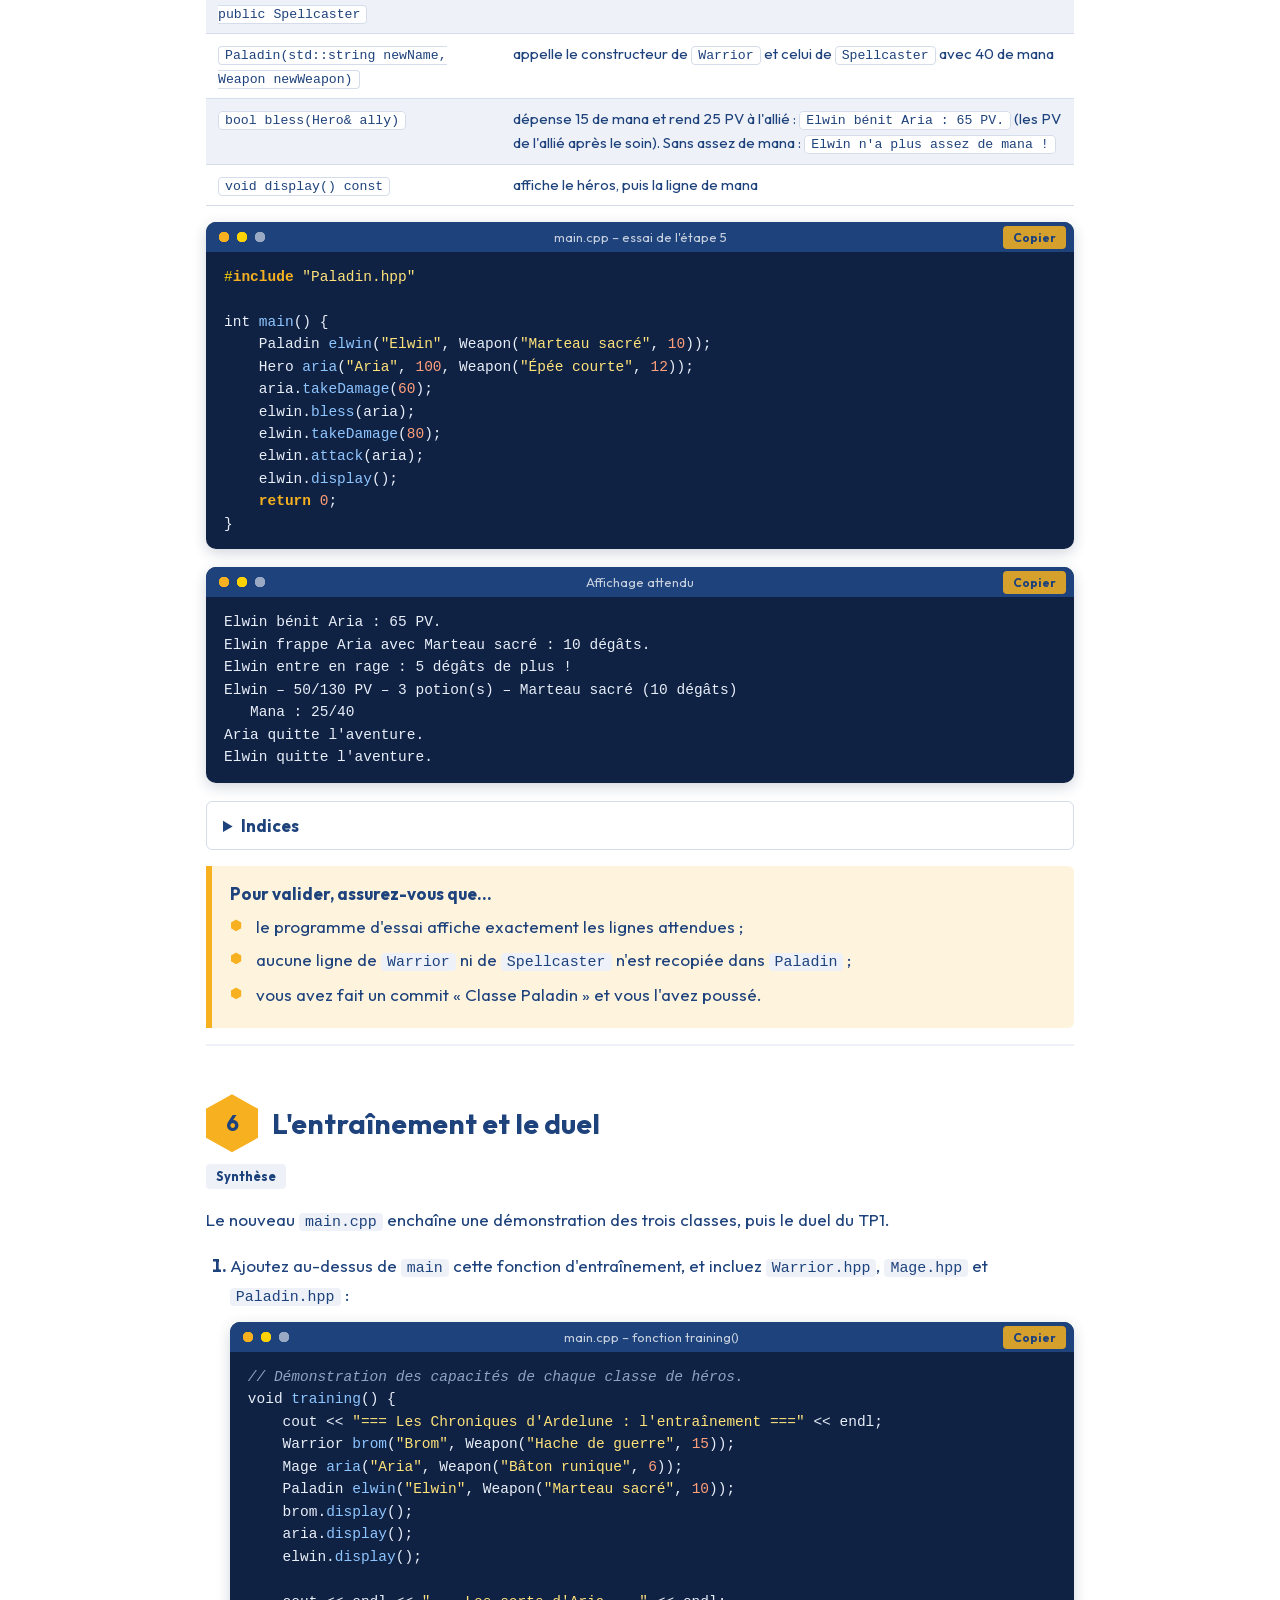
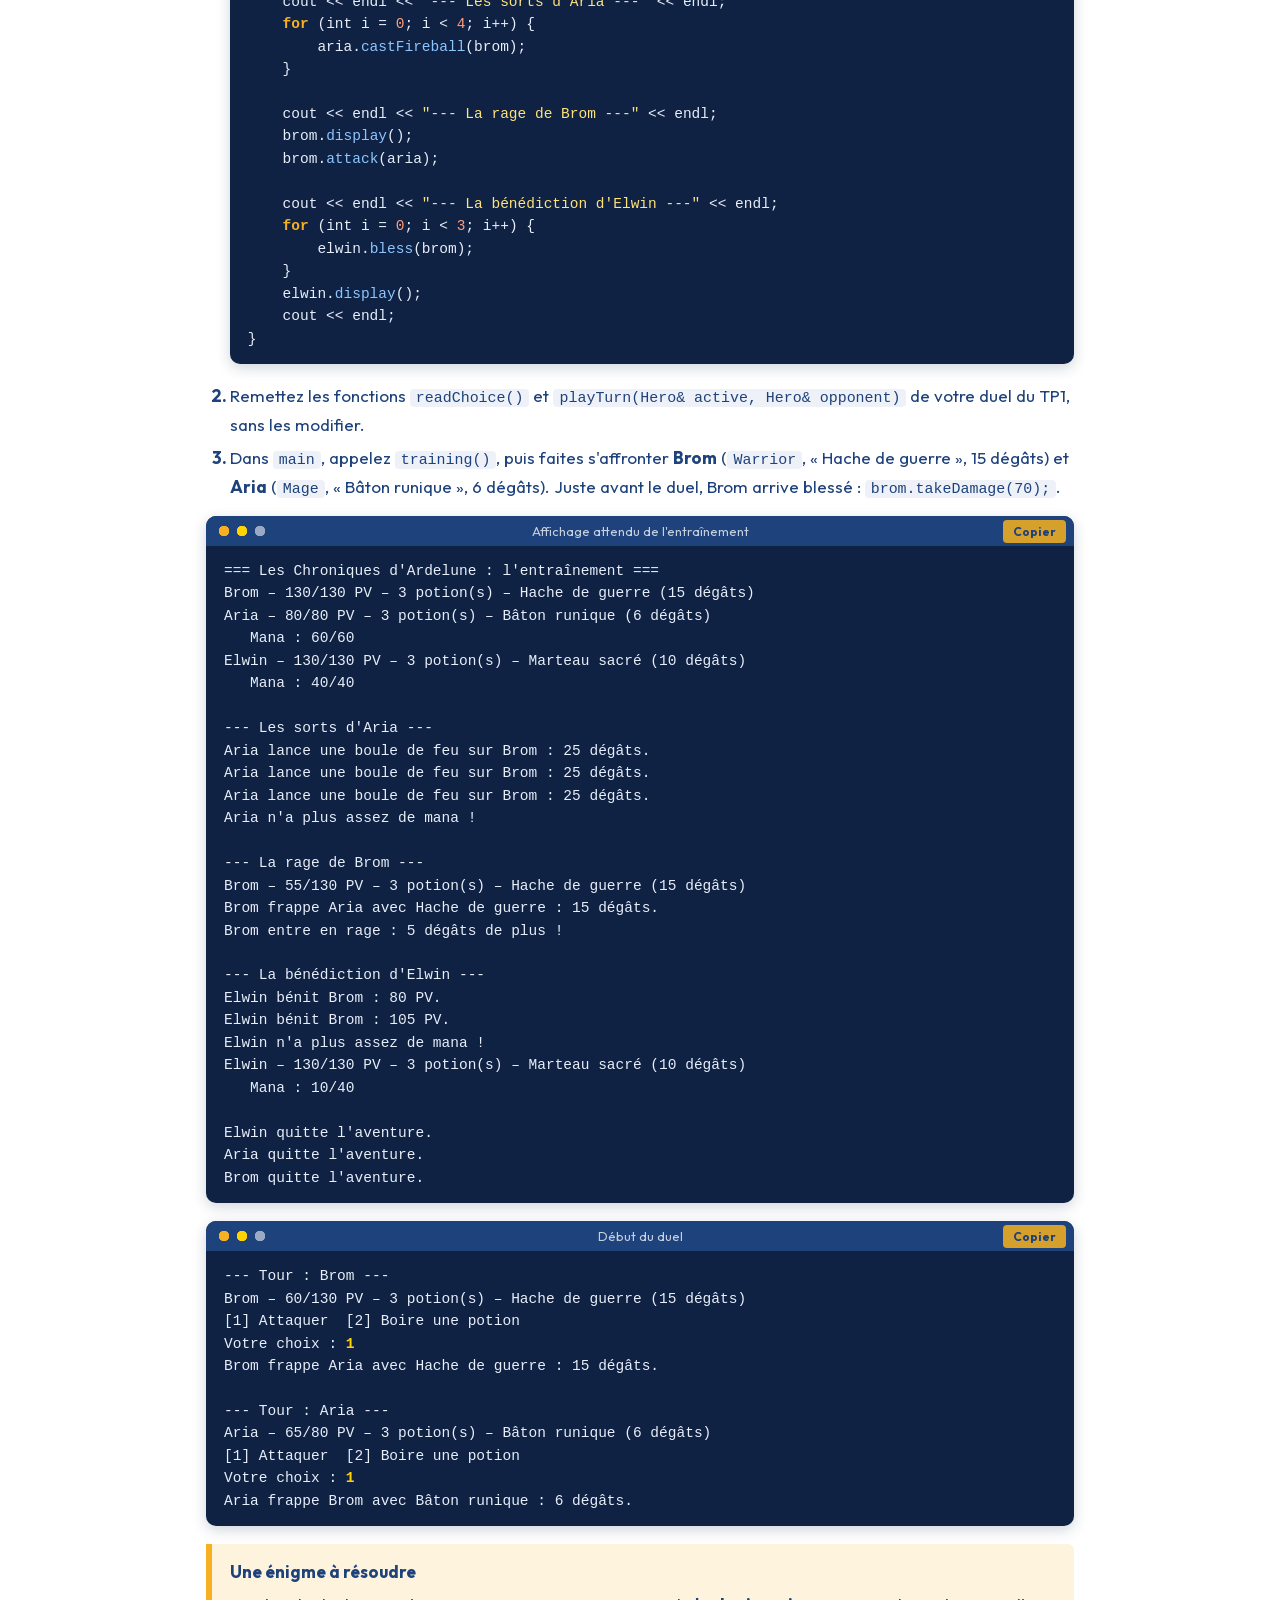
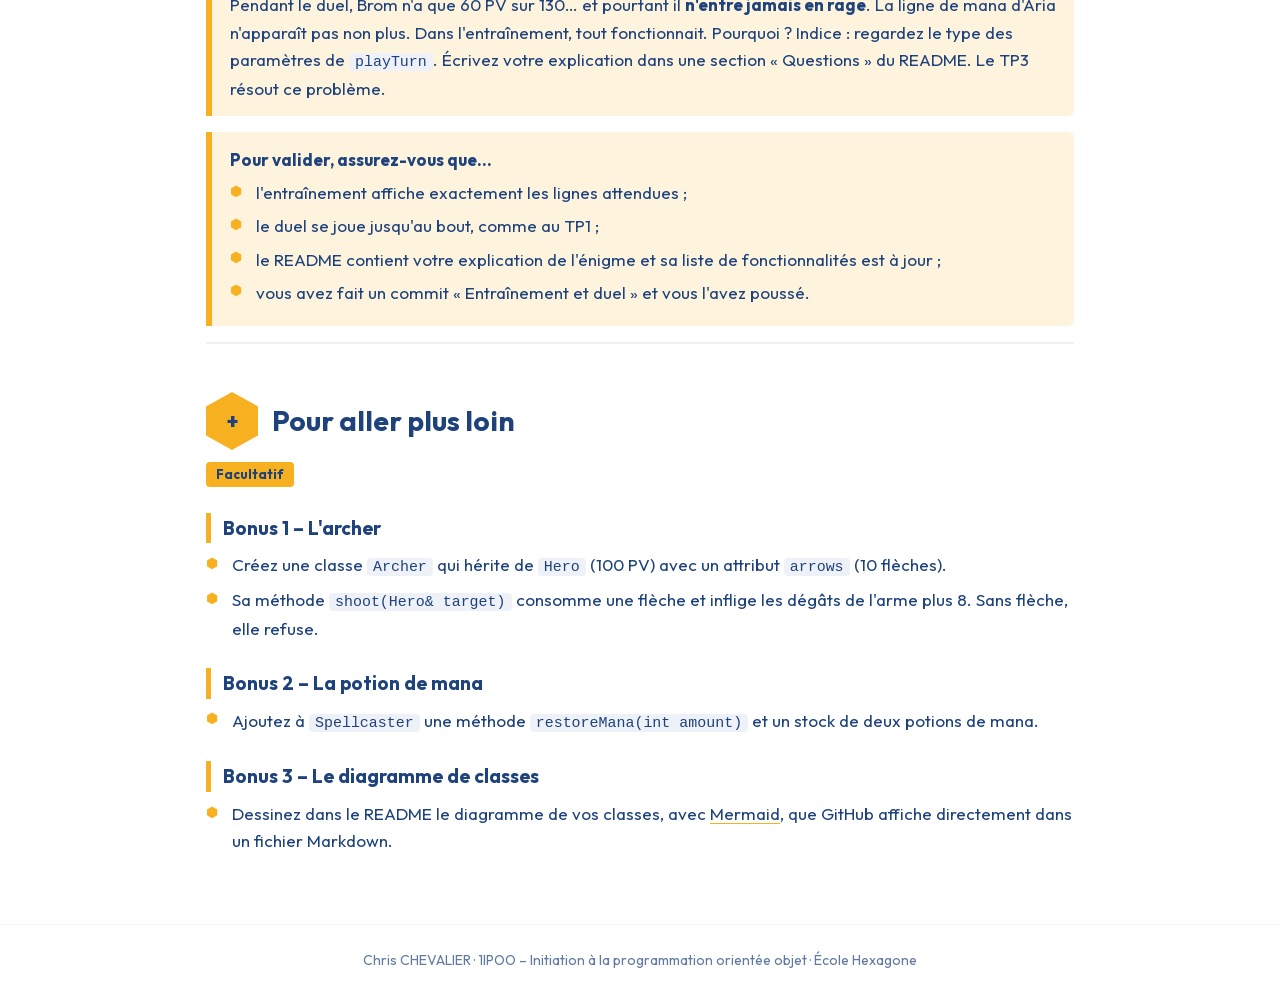
<file: tp/tp2.html>
<!doctype html>
<html lang="fr">
<head>
  <meta charset="utf-8">
  <meta name="viewport" content="width=device-width, initial-scale=1">
  <title>TP2 – Les classes de héros – 1IPOO</title>
  <link rel="stylesheet" href="../assets/css/enonce.css">
</head>
<body>

<header class="entete">
  <div class="panneau"><img src="../assets/charte/logo-hexagone.png" alt="École Hexagone"></div>
  <div class="titre">
    <h1>TP2 – Les classes de héros</h1>
    <p><span class="code-module">1IPOO</span> – Projet fil rouge « Les Chroniques d'Ardelune » · Mercredi 2 décembre</p>
  </div>
</header>

<main>

  <h3>Contexte</h3>
  <p>
    Les duels d'entraînement ont fait leurs preuves : la guilde d'Ardelune accueille désormais des aventuriers de plusieurs <strong>classes</strong>.
    Les guerriers frappent plus fort quand ils sont blessés, les mages lancent des sorts et les paladins, mi-guerriers mi-prêtres, soignent leurs alliés.
  </p>
  <p>
    Tous restent des héros : ils ont des PV, des potions et une arme. Plutôt que de tout réécrire, vous allez les faire <strong>hériter</strong> de la classe <code>Hero</code> du TP1. 🧙
  </p>

  <div class="encadre marine">
    <span class="intitule">Ce TP en bref</span>
    <ul>
      <li><strong>Objectifs</strong> : créer des classes filles, appeler le constructeur de la classe mère, utiliser <code>protected</code>, redéfinir une méthode et mettre en œuvre l'<strong>héritage multiple</strong>.</li>
      <li>Vous continuez dans le <strong>même dépôt</strong> que le TP1. Chaque nouvelle classe a son <code>.hpp</code> et son <code>.cpp</code>.</li>
      <li>Les programmes d'essai remplacent temporairement le contenu de <code>main.cpp</code>. Gardez une copie de votre duel du TP1 : il revient à l'étape 6.</li>
      <li>Un commit et un push à <strong>chaque étape terminée</strong>.</li>
    </ul>
  </div>

  <nav class="sommaire">
    <a href="#etape-1"><span class="n">Étape 1</span><br>Préparer Hero</a>
    <a href="#etape-2"><span class="n">Étape 2</span><br>Le guerrier</a>
    <a href="#etape-3"><span class="n">Étape 3</span><br>La magie</a>
    <a href="#etape-4"><span class="n">Étape 4</span><br>Le mage</a>
    <a href="#etape-5"><span class="n">Étape 5</span><br>Le paladin</a>
    <a href="#etape-6"><span class="n">Étape 6</span><br>Entraînement et duel</a>
    <a href="#bonus"><span class="n">Bonus</span><br>Pour aller plus loin</a>
  </nav>

  <!-- ================================================================== -->
  <section class="defi" id="etape-1">
    <h2><span class="num">1</span> Préparer la classe Hero</h2>
    <div class="meta"><span class="etiquette clair">protected</span></div>

    <p>Les classes filles auront besoin des attributs de <code>Hero</code>. Dans <code>Hero.hpp</code> :</p>
    <ol>
      <li>passez les cinq attributs de <code>private</code> à <strong><code>protected</code></strong> ;</li>
      <li>ajoutez une méthode publique <code>void heal(int amount)</code> qui rend <code>amount</code> PV sans dépasser <code>maxHealth</code>. Une valeur négative est ignorée ;</li>
      <li>dans <code>drinkPotion()</code>, remplacez le calcul des PV par un appel à <code>heal(30)</code> : le code n'est écrit qu'une fois.</li>
    </ol>

    <pre data-titre="main.cpp – essai de l'étape 1"><code class="language-cpp">
      #include "Hero.hpp"

      int main() {
          Hero aria("Aria", 100, Weapon("Épée courte", 12));
          aria.takeDamage(50);
          aria.heal(20);
          aria.heal(-5);
          aria.display();
          aria.heal(100);
          aria.display();
          return 0;
      }
    </code></pre>
    <pre data-titre="Affichage attendu"><code class="nohighlight">Aria – 70/100 PV – 3 potion(s) – Épée courte (12 dégâts)
Aria – 100/100 PV – 3 potion(s) – Épée courte (12 dégâts)
Aria quitte l'aventure.</code></pre>

    <div class="encadre">
      <span class="intitule">Pour valider, assurez-vous que…</span>
      <ul>
        <li>le programme d'essai affiche exactement les trois lignes attendues ;</li>
        <li>les attributs sont <code>protected</code> : <code>main</code> ne peut toujours pas les modifier ;</li>
        <li>vous avez fait un commit « Hero prêt pour l'héritage » et vous l'avez poussé.</li>
      </ul>
    </div>
  </section>

  <!-- ================================================================== -->
  <section class="defi" id="etape-2">
    <h2><span class="num">2</span> Le guerrier</h2>
    <div class="meta"><span class="etiquette clair">Héritage · constructeur de la mère · redéfinition</span></div>

    <p>Créez la classe <code>Warrior</code> dans <code>Warrior.hpp</code> et <code>Warrior.cpp</code>. Un guerrier <strong>est un</strong> héros :</p>
    <table>
      <tr><th>Élément</th><th>Rôle</th></tr>
      <tr><td><code>class Warrior : public Hero</code></td><td>le guerrier hérite de tout ce que sait faire un héros</td></tr>
      <tr><td><code>Warrior(std::string newName, Weapon newWeapon)</code></td><td>appelle le constructeur de <code>Hero</code> avec <strong>130 PV</strong> maximum</td></tr>
      <tr><td><code>void attack(Hero&amp; target) const</code></td><td>redéfinit l'attaque : elle appelle d'abord l'attaque de <code>Hero</code>, puis, si le guerrier a <strong>moins de la moitié</strong> de ses PV, inflige 5 dégâts de plus et affiche <code>Brom entre en rage : 5 dégâts de plus !</code></td></tr>
    </table>

    <pre data-titre="main.cpp – essai de l'étape 2"><code class="language-cpp">
      #include "Warrior.hpp"

      int main() {
          Warrior brom("Brom", Weapon("Hache de guerre", 15));
          Hero dummy("Mannequin", 200, Weapon());
          brom.display();
          brom.attack(dummy);
          brom.takeDamage(70);
          brom.attack(dummy);
          dummy.display();
          return 0;
      }
    </code></pre>
    <pre data-titre="Affichage attendu"><code class="nohighlight">Brom – 130/130 PV – 3 potion(s) – Hache de guerre (15 dégâts)
Brom frappe Mannequin avec Hache de guerre : 15 dégâts.
Brom frappe Mannequin avec Hache de guerre : 15 dégâts.
Brom entre en rage : 5 dégâts de plus !
Mannequin – 165/200 PV – 3 potion(s) – Bâton de marche (5 dégâts)
Mannequin quitte l'aventure.
Brom quitte l'aventure.</code></pre>

    <details>
      <summary>Indices</summary>
      <ul>
        <li>Le constructeur tient en une ligne : <code>Warrior::Warrior(string newName, Weapon newWeapon) : Hero(newName, 130, newWeapon) {}</code>.</li>
        <li><code>Hero::attack(target);</code> appelle la version de la classe mère sans recopier son code.</li>
        <li>Le guerrier lit <code>health</code> et <code>maxHealth</code> directement : ils sont <code>protected</code>.</li>
      </ul>
    </details>

    <div class="encadre">
      <span class="intitule">Pour valider, assurez-vous que…</span>
      <ul>
        <li>le programme d'essai affiche exactement les sept lignes attendues ;</li>
        <li><code>Warrior</code> ne redéclare aucun attribut de <code>Hero</code> ;</li>
        <li>vous avez fait un commit « Classe Warrior » et vous l'avez poussé.</li>
      </ul>
    </div>
  </section>

  <!-- ================================================================== -->
  <section class="defi" id="etape-3">
    <h2><span class="num">3</span> La magie</h2>
    <div class="meta"><span class="etiquette clair">Une classe « capacité »</span></div>

    <p>
      Les mages et les paladins utilisent du <strong>mana</strong>, une énergie magique qui se dépense à chaque sort. Plutôt que d'écrire le mana deux fois,
      créez une classe <code>Spellcaster</code> (lanceur de sorts) dans <code>Spellcaster.hpp</code> et <code>Spellcaster.cpp</code>.
      Ce n'est <strong>pas</strong> un héros : c'est une capacité que d'autres classes pourront ajouter.
    </p>
    <table>
      <tr><th>Élément</th><th>Rôle</th></tr>
      <tr><td><code>int mana</code> et <code>int maxMana</code> <span class="etiquette clair">protected</span></td><td>mana actuel et maximum</td></tr>
      <tr><td><code>Spellcaster(int newMaxMana)</code></td><td><code>maxMana</code> est ramené entre 0 et 100, puis le mana commence au maximum</td></tr>
      <tr><td><code>int getMana() const</code></td><td>accesseur</td></tr>
      <tr><td><code>bool spendMana(int cost)</code></td><td>retire <code>cost</code> du mana et renvoie <code>true</code>. Refuse et renvoie <code>false</code> si le coût est négatif ou supérieur au mana restant</td></tr>
      <tr><td><code>void displayMana() const</code></td><td>affiche <code>&nbsp;&nbsp;&nbsp;Mana : 20/50</code> (trois espaces au début) puis passe à la ligne</td></tr>
    </table>

    <pre data-titre="main.cpp – essai de l'étape 3"><code class="language-cpp">
      #include "Spellcaster.hpp"
      #include &lt;iostream&gt;
      using namespace std;

      int main() {
          Spellcaster magic(50);
          cout &lt;&lt; magic.spendMana(30) &lt;&lt; " ";
          cout &lt;&lt; magic.spendMana(30) &lt;&lt; " ";
          cout &lt;&lt; magic.spendMana(-10) &lt;&lt; endl;
          magic.displayMana();
          Spellcaster tooMuch(500);
          tooMuch.displayMana();
          return 0;
      }
    </code></pre>
    <pre data-titre="Affichage attendu"><code class="nohighlight">1 0 0
   Mana : 20/50
   Mana : 100/100</code></pre>

    <div class="encadre">
      <span class="intitule">Pour valider, assurez-vous que…</span>
      <ul>
        <li>le programme d'essai affiche exactement les trois lignes attendues ;</li>
        <li><code>Spellcaster.hpp</code> n'inclut pas <code>Hero.hpp</code> : les deux classes sont indépendantes ;</li>
        <li>vous avez fait un commit « Classe Spellcaster » et vous l'avez poussé.</li>
      </ul>
    </div>
  </section>

  <!-- ================================================================== -->
  <section class="defi" id="etape-4">
    <h2><span class="num">4</span> Le mage</h2>
    <div class="meta"><span class="etiquette clair">Héritage multiple · masquage</span></div>

    <p>Un mage <strong>est un</strong> héros <strong>et</strong> un lanceur de sorts. Créez la classe <code>Mage</code> dans <code>Mage.hpp</code> et <code>Mage.cpp</code> :</p>
    <table>
      <tr><th>Élément</th><th>Rôle</th></tr>
      <tr><td><code>class Mage : public Hero, public Spellcaster</code></td><td>héritage multiple</td></tr>
      <tr><td><code>Mage(std::string newName, Weapon newWeapon)</code></td><td>appelle les <strong>deux</strong> constructeurs mères : 80 PV maximum, 60 de mana</td></tr>
      <tr><td><code>bool castFireball(Hero&amp; target)</code></td><td>dépense 20 de mana et inflige 25 dégâts à la cible : <code>Aria lance une boule de feu sur Brom : 25 dégâts.</code>
        Sans assez de mana, affiche <code>Aria n'a plus assez de mana !</code> et renvoie <code>false</code></td></tr>
      <tr><td><code>void display() const</code></td><td>affiche le héros, puis la ligne de mana</td></tr>
    </table>

    <pre data-titre="main.cpp – essai de l'étape 4"><code class="language-cpp">
      #include "Mage.hpp"

      int main() {
          Mage aria("Aria", Weapon("Bâton runique", 6));
          Hero dummy("Mannequin", 200, Weapon());
          aria.display();
          for (int i = 0; i &lt; 4; i++) {
              aria.castFireball(dummy);
          }
          aria.attack(dummy);
          aria.display();
          dummy.display();
          return 0;
      }
    </code></pre>
    <pre data-titre="Affichage attendu"><code class="nohighlight">Aria – 80/80 PV – 3 potion(s) – Bâton runique (6 dégâts)
   Mana : 60/60
Aria lance une boule de feu sur Mannequin : 25 dégâts.
Aria lance une boule de feu sur Mannequin : 25 dégâts.
Aria lance une boule de feu sur Mannequin : 25 dégâts.
Aria n'a plus assez de mana !
Aria frappe Mannequin avec Bâton runique : 6 dégâts.
Aria – 80/80 PV – 3 potion(s) – Bâton runique (6 dégâts)
   Mana : 0/60
Mannequin – 119/200 PV – 3 potion(s) – Bâton de marche (5 dégâts)
Mannequin quitte l'aventure.
Aria quitte l'aventure.</code></pre>

    <details>
      <summary>Indices</summary>
      <ul>
        <li>Liste d'initialisation : <code>Hero(newName, 80, newWeapon), Spellcaster(60)</code>.</li>
        <li>Dans <code>display()</code>, <code>Hero::display();</code> puis <code>displayMana();</code>.</li>
        <li><code>spendMana(20)</code> fait la vérification et la dépense en un seul appel : utilisez sa valeur de retour.</li>
      </ul>
    </details>

    <div class="encadre">
      <span class="intitule">Pour valider, assurez-vous que…</span>
      <ul>
        <li>le programme d'essai affiche exactement les lignes attendues ;</li>
        <li>le mage peut toujours attaquer avec son arme : <code>attack</code> est héritée de <code>Hero</code> ;</li>
        <li>vous avez fait un commit « Classe Mage » et vous l'avez poussé.</li>
      </ul>
    </div>
  </section>

  <!-- ================================================================== -->
  <section class="defi" id="etape-5">
    <h2><span class="num">5</span> Le paladin</h2>
    <div class="meta"><span class="etiquette clair">Héritage multiple · chaîne d'héritage</span></div>

    <p>Un paladin <strong>est un</strong> guerrier (il entre en rage) <strong>et</strong> un lanceur de sorts. Créez la classe <code>Paladin</code> dans <code>Paladin.hpp</code> et <code>Paladin.cpp</code> :</p>
    <table>
      <tr><th>Élément</th><th>Rôle</th></tr>
      <tr><td><code>class Paladin : public Warrior, public Spellcaster</code></td><td>héritage multiple, dont une mère qui hérite elle-même de <code>Hero</code></td></tr>
      <tr><td><code>Paladin(std::string newName, Weapon newWeapon)</code></td><td>appelle le constructeur de <code>Warrior</code> et celui de <code>Spellcaster</code> avec 40 de mana</td></tr>
      <tr><td><code>bool bless(Hero&amp; ally)</code></td><td>dépense 15 de mana et rend 25 PV à l'allié : <code>Elwin bénit Aria : 65 PV.</code> (les PV de l'allié après le soin).
        Sans assez de mana : <code>Elwin n'a plus assez de mana !</code></td></tr>
      <tr><td><code>void display() const</code></td><td>affiche le héros, puis la ligne de mana</td></tr>
    </table>

    <pre data-titre="main.cpp – essai de l'étape 5"><code class="language-cpp">
      #include "Paladin.hpp"

      int main() {
          Paladin elwin("Elwin", Weapon("Marteau sacré", 10));
          Hero aria("Aria", 100, Weapon("Épée courte", 12));
          aria.takeDamage(60);
          elwin.bless(aria);
          elwin.takeDamage(80);
          elwin.attack(aria);
          elwin.display();
          return 0;
      }
    </code></pre>
    <pre data-titre="Affichage attendu"><code class="nohighlight">Elwin bénit Aria : 65 PV.
Elwin frappe Aria avec Marteau sacré : 10 dégâts.
Elwin entre en rage : 5 dégâts de plus !
Elwin – 50/130 PV – 3 potion(s) – Marteau sacré (10 dégâts)
   Mana : 25/40
Aria quitte l'aventure.
Elwin quitte l'aventure.</code></pre>

    <details>
      <summary>Indices</summary>
      <ul>
        <li>Le paladin hérite de l'attaque du guerrier, rage comprise : vous n'avez rien à écrire pour cela.</li>
        <li>Le soin passe par la méthode publique <code>heal()</code> de l'allié, écrite à l'étape 1.</li>
        <li>Si <code>Warrior</code> et <code>Spellcaster</code> avaient toutes les deux une méthode <code>display()</code>, l'appel serait ambigu. Ici, <code>Spellcaster</code> a <code>displayMana()</code> : pas de conflit.</li>
      </ul>
    </details>

    <div class="encadre">
      <span class="intitule">Pour valider, assurez-vous que…</span>
      <ul>
        <li>le programme d'essai affiche exactement les lignes attendues ;</li>
        <li>aucune ligne de <code>Warrior</code> ni de <code>Spellcaster</code> n'est recopiée dans <code>Paladin</code> ;</li>
        <li>vous avez fait un commit « Classe Paladin » et vous l'avez poussé.</li>
      </ul>
    </div>
  </section>

  <!-- ================================================================== -->
  <section class="defi" id="etape-6">
    <h2><span class="num">6</span> L'entraînement et le duel</h2>
    <div class="meta"><span class="etiquette clair">Synthèse</span></div>

    <p>Le nouveau <code>main.cpp</code> enchaîne une démonstration des trois classes, puis le duel du TP1.</p>
    <ol>
      <li>Ajoutez au-dessus de <code>main</code> cette fonction d'entraînement, et incluez <code>Warrior.hpp</code>, <code>Mage.hpp</code> et <code>Paladin.hpp</code> :
        <pre data-titre="main.cpp – fonction training()"><code class="language-cpp">
          // Démonstration des capacités de chaque classe de héros.
          void training() {
              cout &lt;&lt; "=== Les Chroniques d'Ardelune : l'entraînement ===" &lt;&lt; endl;
              Warrior brom("Brom", Weapon("Hache de guerre", 15));
              Mage aria("Aria", Weapon("Bâton runique", 6));
              Paladin elwin("Elwin", Weapon("Marteau sacré", 10));
              brom.display();
              aria.display();
              elwin.display();

              cout &lt;&lt; endl &lt;&lt; "--- Les sorts d'Aria ---" &lt;&lt; endl;
              for (int i = 0; i &lt; 4; i++) {
                  aria.castFireball(brom);
              }

              cout &lt;&lt; endl &lt;&lt; "--- La rage de Brom ---" &lt;&lt; endl;
              brom.display();
              brom.attack(aria);

              cout &lt;&lt; endl &lt;&lt; "--- La bénédiction d'Elwin ---" &lt;&lt; endl;
              for (int i = 0; i &lt; 3; i++) {
                  elwin.bless(brom);
              }
              elwin.display();
              cout &lt;&lt; endl;
          }
        </code></pre>
      </li>
      <li>Remettez les fonctions <code>readChoice()</code> et <code>playTurn(Hero&amp; active, Hero&amp; opponent)</code> de votre duel du TP1, sans les modifier.</li>
      <li>Dans <code>main</code>, appelez <code>training()</code>, puis faites s'affronter <strong>Brom</strong> (<code>Warrior</code>, « Hache de guerre », 15 dégâts) et <strong>Aria</strong> (<code>Mage</code>, « Bâton runique », 6 dégâts).
        Juste avant le duel, Brom arrive blessé : <code>brom.takeDamage(70);</code>.</li>
    </ol>
    <pre data-titre="Affichage attendu de l'entraînement"><code class="nohighlight">=== Les Chroniques d'Ardelune : l'entraînement ===
Brom – 130/130 PV – 3 potion(s) – Hache de guerre (15 dégâts)
Aria – 80/80 PV – 3 potion(s) – Bâton runique (6 dégâts)
   Mana : 60/60
Elwin – 130/130 PV – 3 potion(s) – Marteau sacré (10 dégâts)
   Mana : 40/40

--- Les sorts d'Aria ---
Aria lance une boule de feu sur Brom : 25 dégâts.
Aria lance une boule de feu sur Brom : 25 dégâts.
Aria lance une boule de feu sur Brom : 25 dégâts.
Aria n'a plus assez de mana !

--- La rage de Brom ---
Brom – 55/130 PV – 3 potion(s) – Hache de guerre (15 dégâts)
Brom frappe Aria avec Hache de guerre : 15 dégâts.
Brom entre en rage : 5 dégâts de plus !

--- La bénédiction d'Elwin ---
Elwin bénit Brom : 80 PV.
Elwin bénit Brom : 105 PV.
Elwin n'a plus assez de mana !
Elwin – 130/130 PV – 3 potion(s) – Marteau sacré (10 dégâts)
   Mana : 10/40

Elwin quitte l'aventure.
Aria quitte l'aventure.
Brom quitte l'aventure.</code></pre>
    <pre data-titre="Début du duel"><code class="nohighlight">--- Tour : Brom ---
Brom – 60/130 PV – 3 potion(s) – Hache de guerre (15 dégâts)
[1] Attaquer  [2] Boire une potion
Votre choix : <span class="saisie">1</span>
Brom frappe Aria avec Hache de guerre : 15 dégâts.

--- Tour : Aria ---
Aria – 65/80 PV – 3 potion(s) – Bâton runique (6 dégâts)
[1] Attaquer  [2] Boire une potion
Votre choix : <span class="saisie">1</span>
Aria frappe Brom avec Bâton runique : 6 dégâts.</code></pre>

    <div class="encadre ambre">
      <span class="intitule">Une énigme à résoudre</span>
      Pendant le duel, Brom n'a que 60 PV sur 130… et pourtant il <strong>n'entre jamais en rage</strong>. La ligne de mana d'Aria n'apparaît pas non plus.
      Dans l'entraînement, tout fonctionnait. Pourquoi ? Indice : regardez le type des paramètres de <code>playTurn</code>.
      Écrivez votre explication dans une section « Questions » du README. Le TP3 résout ce problème.
    </div>

    <div class="encadre">
      <span class="intitule">Pour valider, assurez-vous que…</span>
      <ul>
        <li>l'entraînement affiche exactement les lignes attendues ;</li>
        <li>le duel se joue jusqu'au bout, comme au TP1 ;</li>
        <li>le README contient votre explication de l'énigme et sa liste de fonctionnalités est à jour ;</li>
        <li>vous avez fait un commit « Entraînement et duel » et vous l'avez poussé.</li>
      </ul>
    </div>
  </section>

  <!-- ================================================================== -->
  <section class="defi" id="bonus">
    <h2><span class="num">+</span> Pour aller plus loin</h2>
    <div class="meta"><span class="etiquette ambre">Facultatif</span></div>

    <h3>Bonus 1 – L'archer</h3>
    <ul>
      <li>Créez une classe <code>Archer</code> qui hérite de <code>Hero</code> (100 PV) avec un attribut <code>arrows</code> (10 flèches).</li>
      <li>Sa méthode <code>shoot(Hero&amp; target)</code> consomme une flèche et inflige les dégâts de l'arme plus 8. Sans flèche, elle refuse.</li>
    </ul>

    <h3>Bonus 2 – La potion de mana</h3>
    <ul>
      <li>Ajoutez à <code>Spellcaster</code> une méthode <code>restoreMana(int amount)</code> et un stock de deux potions de mana.</li>
    </ul>

    <h3>Bonus 3 – Le diagramme de classes</h3>
    <ul>
      <li>Dessinez dans le README le diagramme de vos classes, avec <a href="https://mermaid.js.org/syntax/classDiagram.html" target="_blank">Mermaid</a>, que GitHub affiche directement dans un fichier Markdown.</li>
    </ul>
  </section>

</main>

<footer class="pied">Chris CHEVALIER · 1IPOO – Initiation à la programmation orientée objet · École Hexagone</footer>

<script src="../assets/vendor/reveal/plugin/highlight/highlight.js"></script>
<script src="../assets/js/enonce.js"></script>
</body>
</html>
</file>
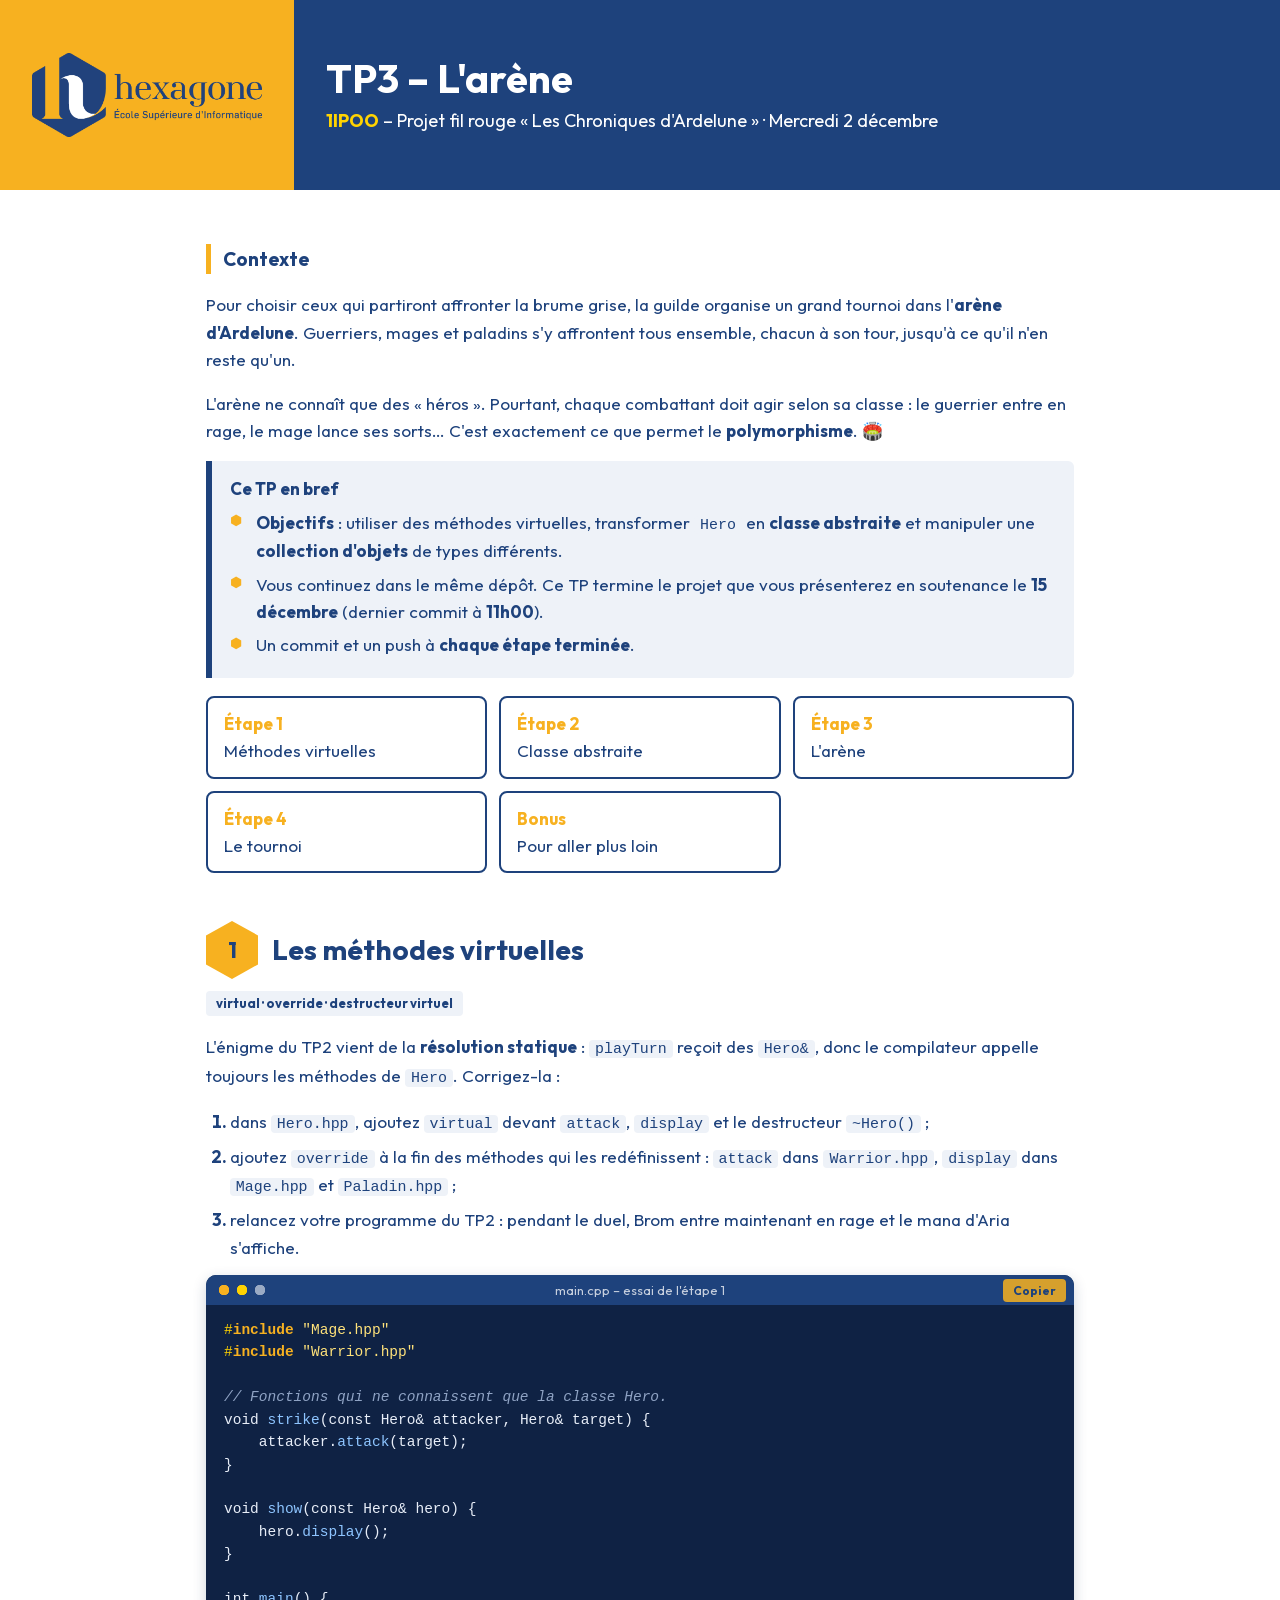
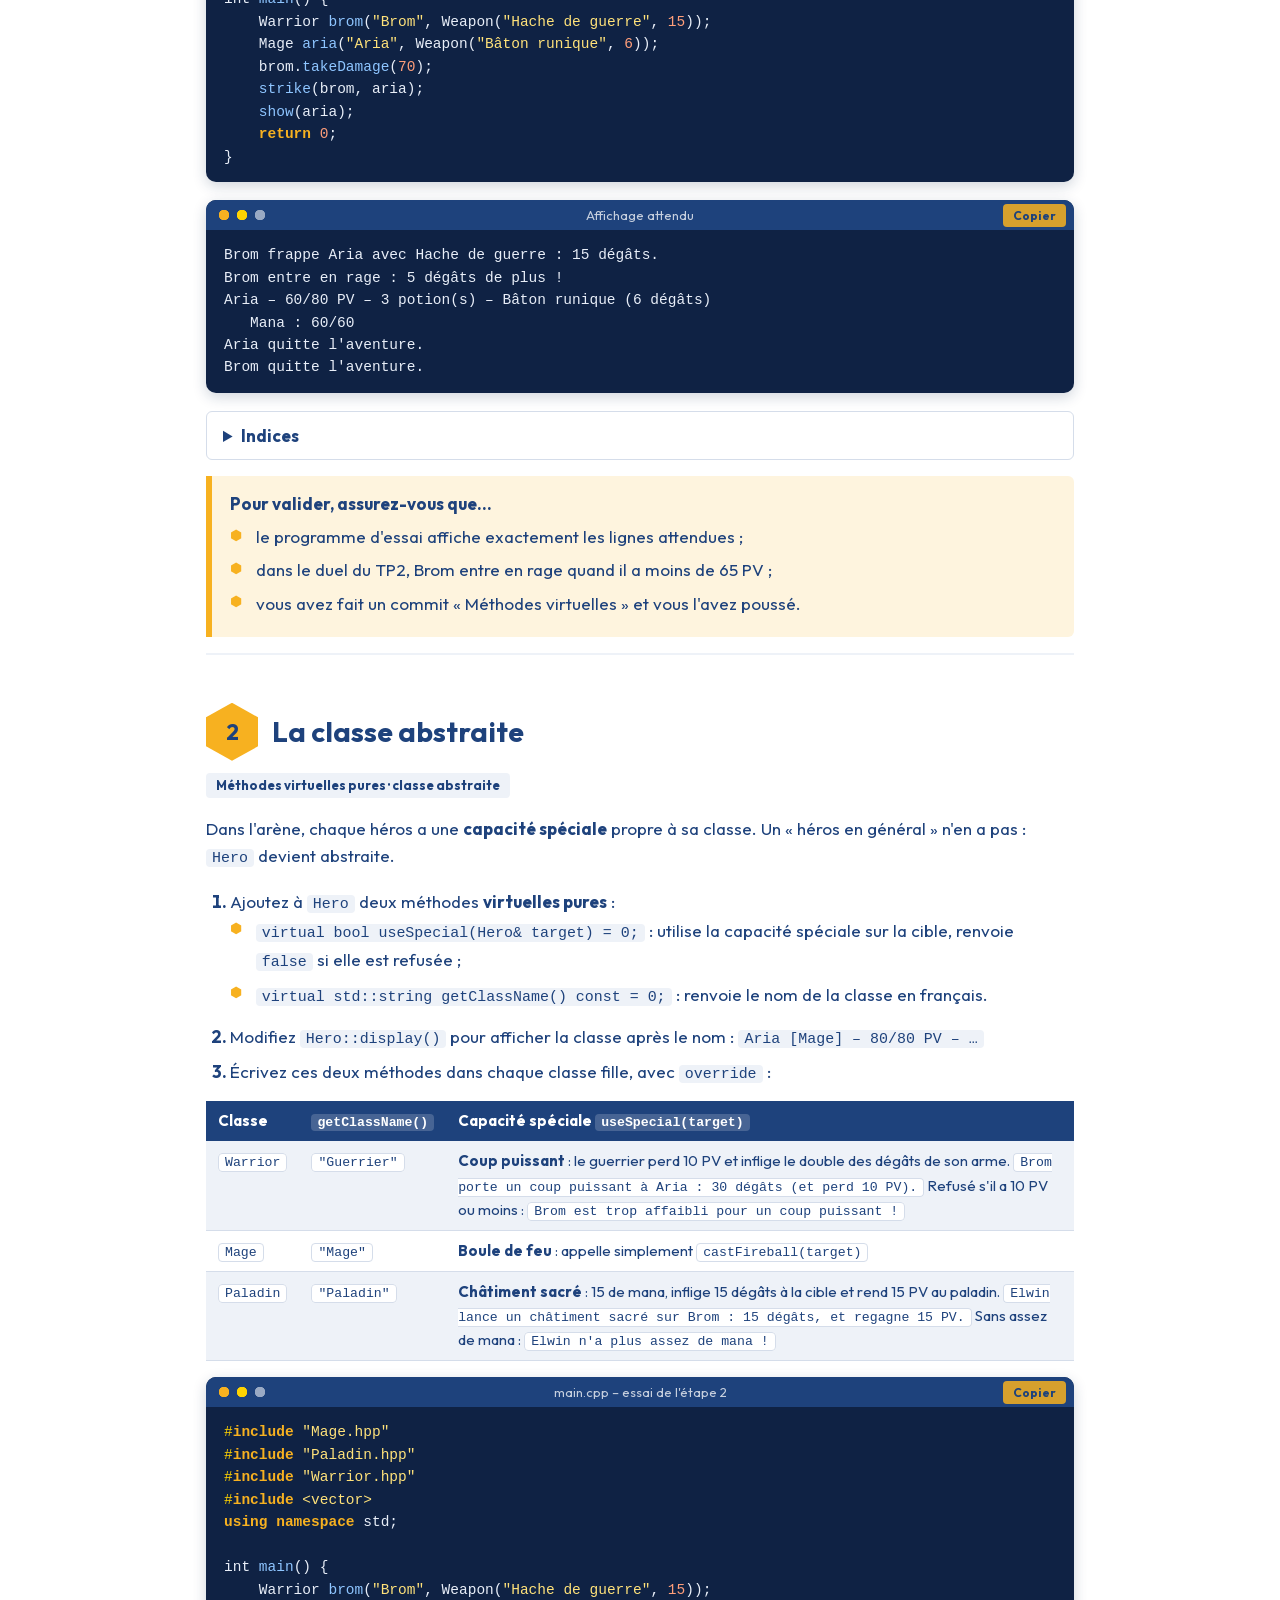
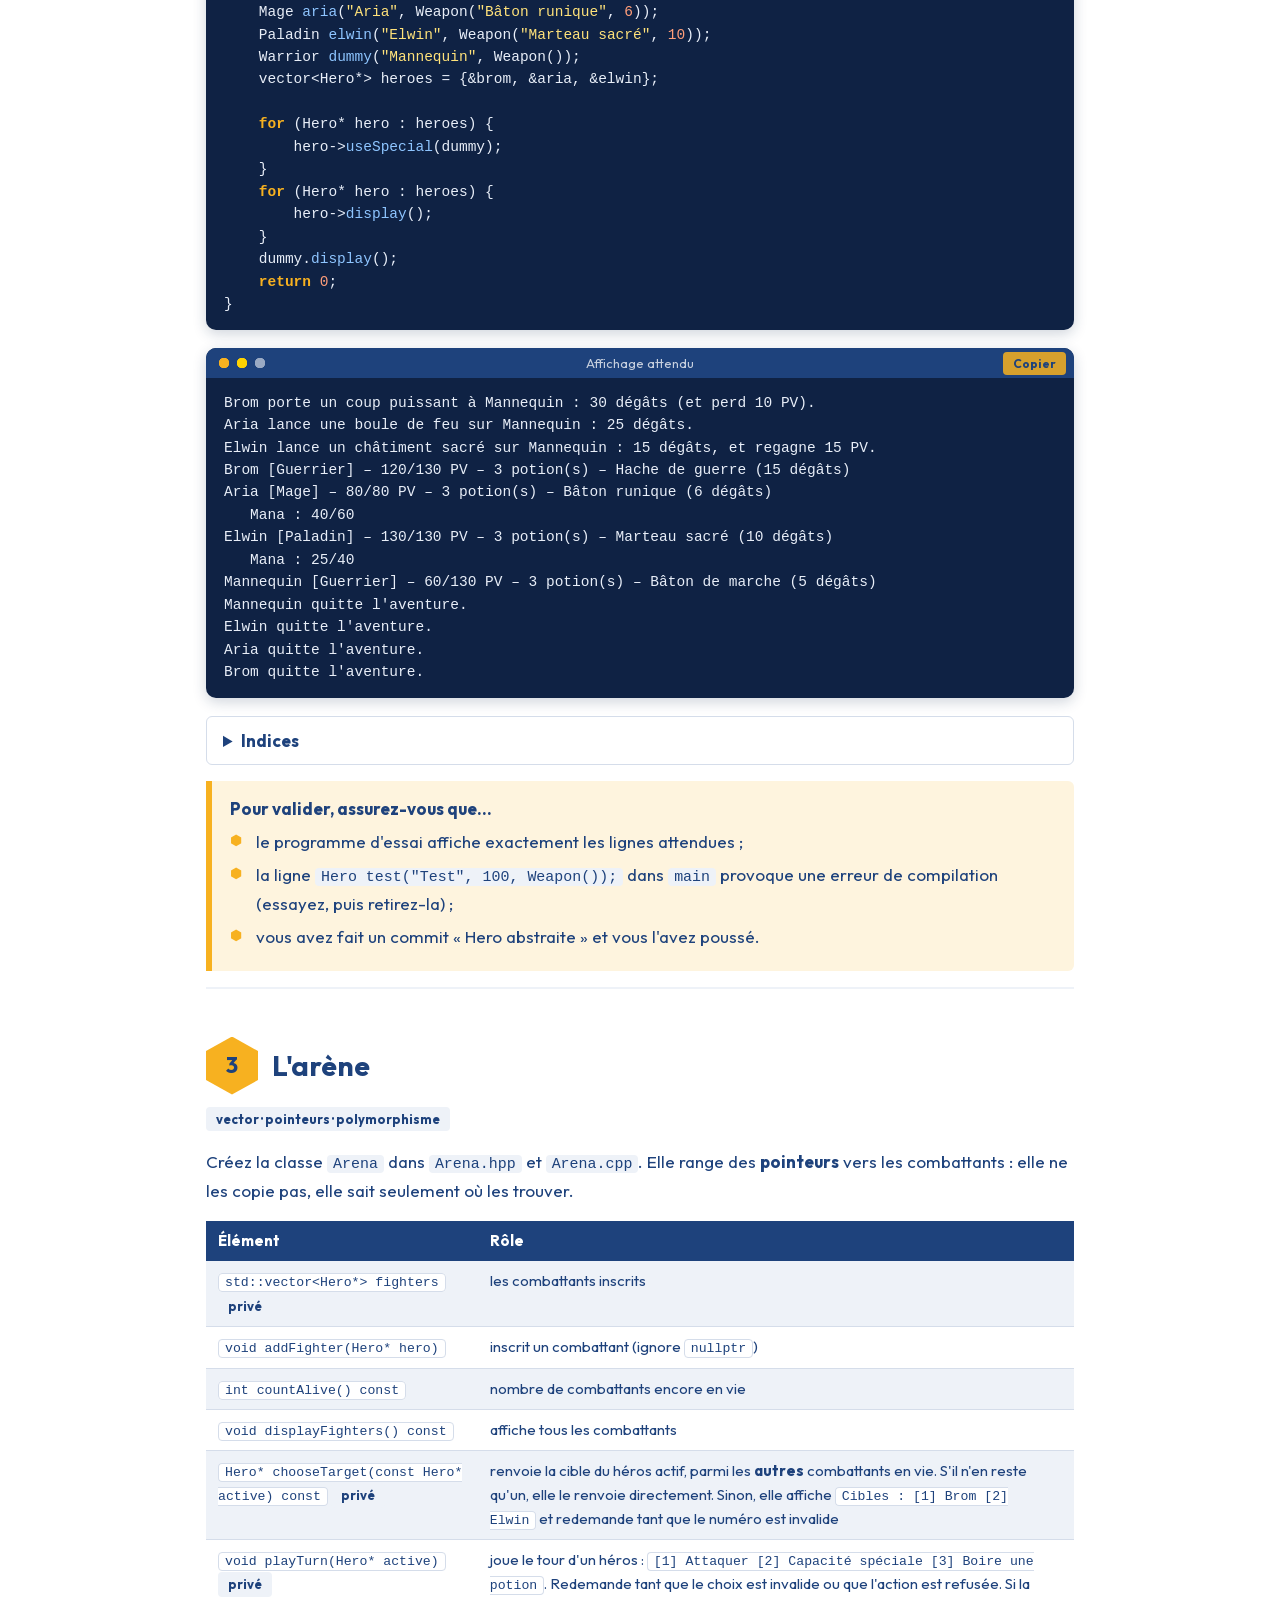
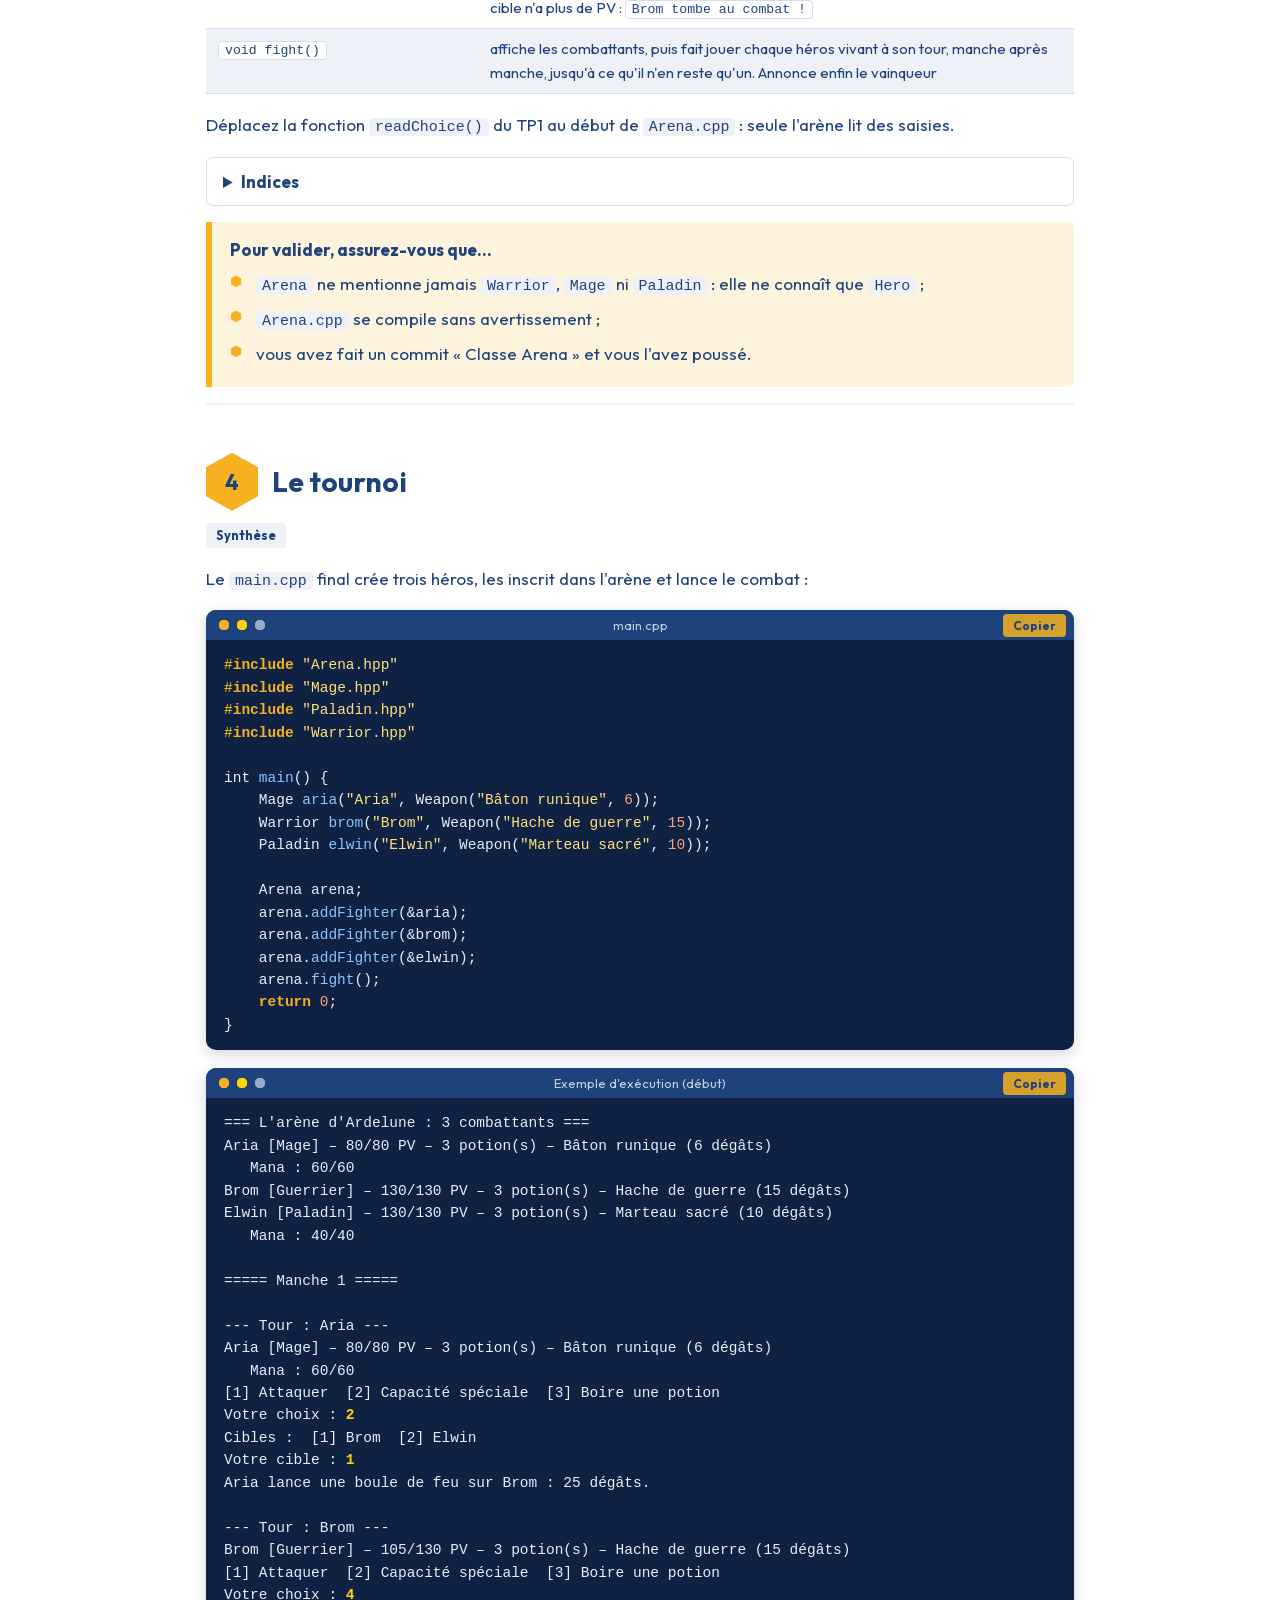
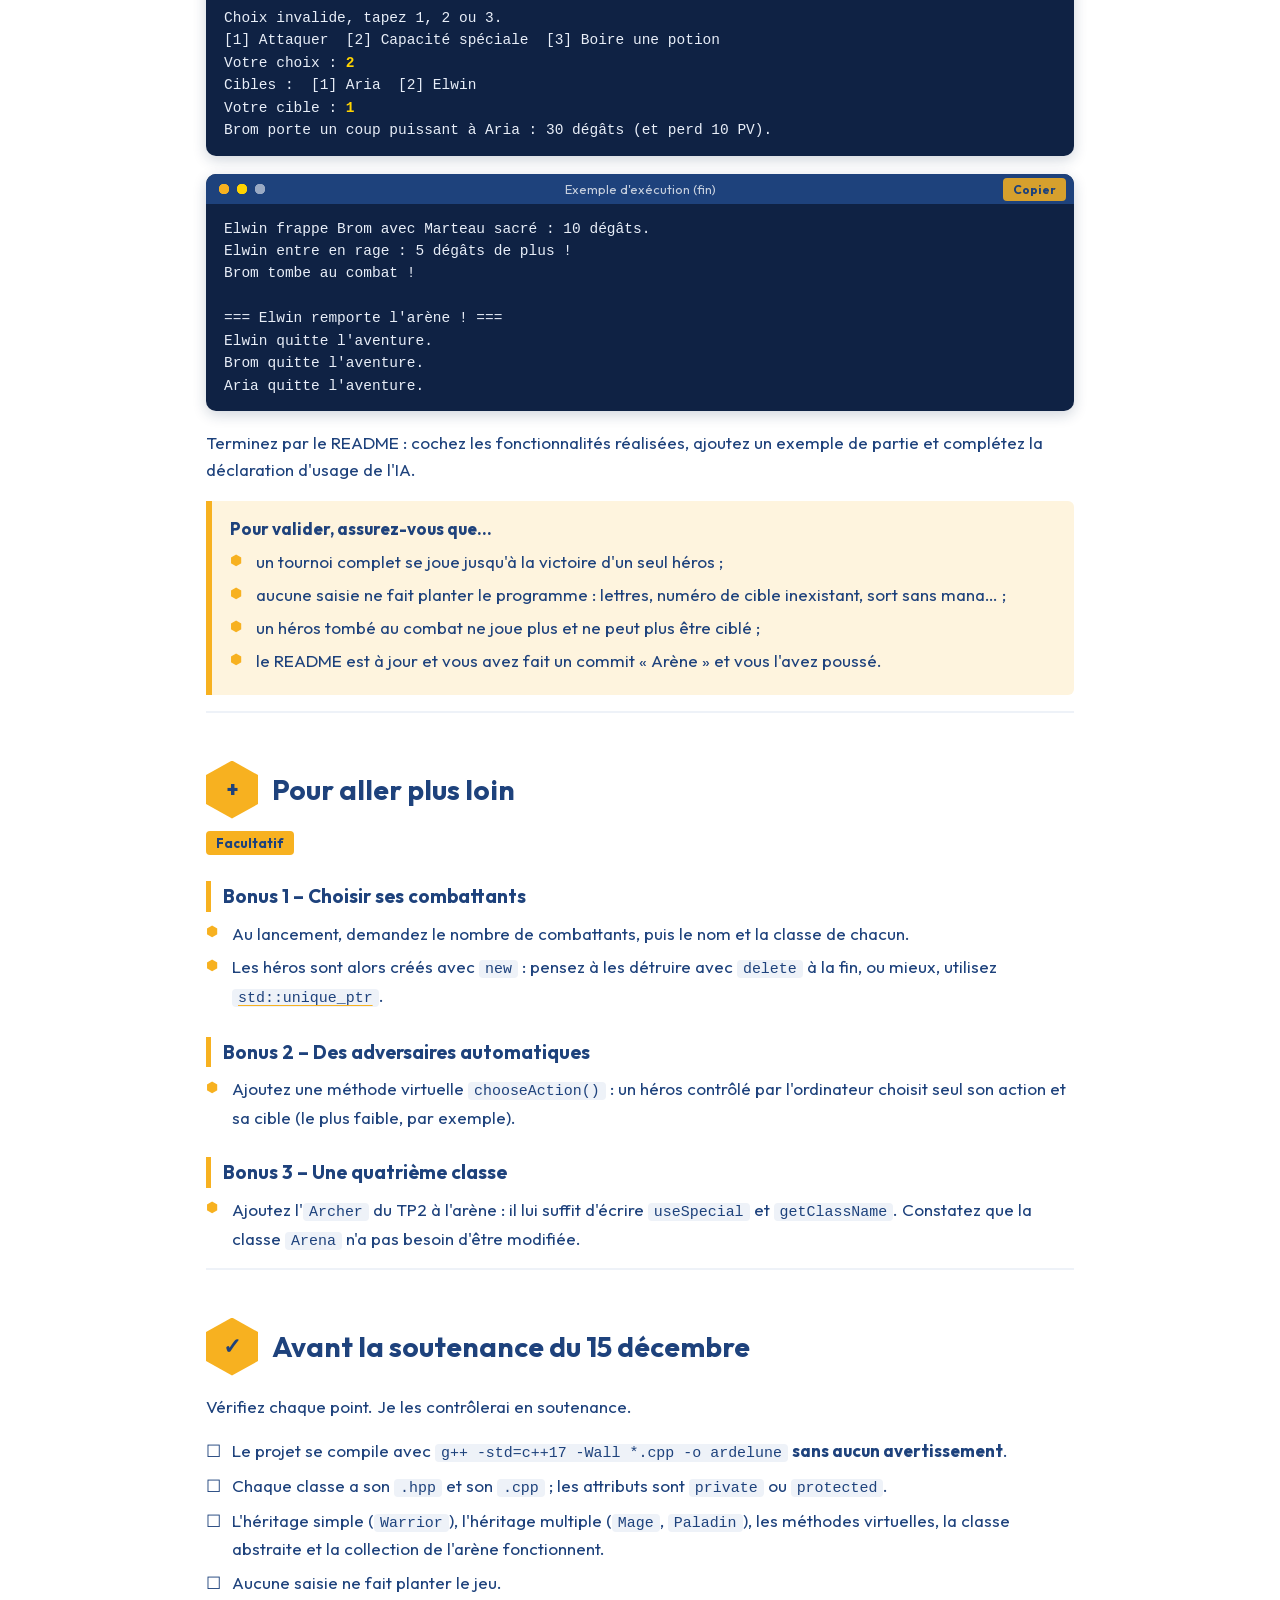
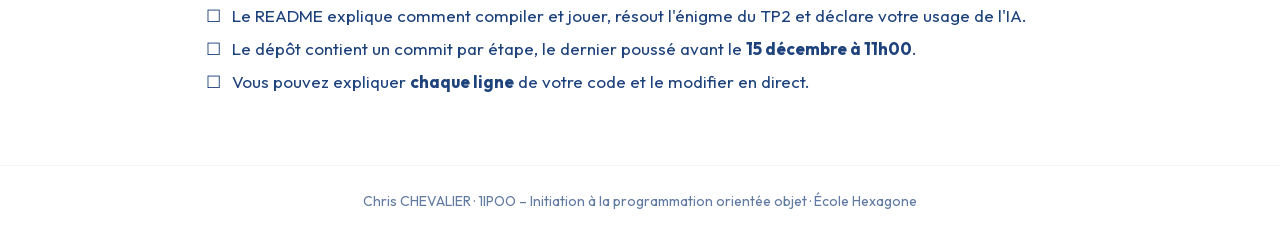
<file: tp/tp3.html>
<!doctype html>
<html lang="fr">
<head>
  <meta charset="utf-8">
  <meta name="viewport" content="width=device-width, initial-scale=1">
  <title>TP3 – L'arène – 1IPOO</title>
  <link rel="stylesheet" href="../assets/css/enonce.css">
</head>
<body>

<header class="entete">
  <div class="panneau"><img src="../assets/charte/logo-hexagone.png" alt="École Hexagone"></div>
  <div class="titre">
    <h1>TP3 – L'arène</h1>
    <p><span class="code-module">1IPOO</span> – Projet fil rouge « Les Chroniques d'Ardelune » · Mercredi 2 décembre</p>
  </div>
</header>

<main>

  <h3>Contexte</h3>
  <p>
    Pour choisir ceux qui partiront affronter la brume grise, la guilde organise un grand tournoi dans l'<strong>arène d'Ardelune</strong>.
    Guerriers, mages et paladins s'y affrontent tous ensemble, chacun à son tour, jusqu'à ce qu'il n'en reste qu'un.
  </p>
  <p>
    L'arène ne connaît que des « héros ». Pourtant, chaque combattant doit agir selon sa classe : le guerrier entre en rage, le mage lance ses sorts…
    C'est exactement ce que permet le <strong>polymorphisme</strong>. 🏟️
  </p>

  <div class="encadre marine">
    <span class="intitule">Ce TP en bref</span>
    <ul>
      <li><strong>Objectifs</strong> : utiliser des méthodes virtuelles, transformer <code>Hero</code> en <strong>classe abstraite</strong> et manipuler une <strong>collection d'objets</strong> de types différents.</li>
      <li>Vous continuez dans le même dépôt. Ce TP termine le projet que vous présenterez en soutenance le <strong>15 décembre</strong> (dernier commit à <strong>11h00</strong>).</li>
      <li>Un commit et un push à <strong>chaque étape terminée</strong>.</li>
    </ul>
  </div>

  <nav class="sommaire">
    <a href="#etape-1"><span class="n">Étape 1</span><br>Méthodes virtuelles</a>
    <a href="#etape-2"><span class="n">Étape 2</span><br>Classe abstraite</a>
    <a href="#etape-3"><span class="n">Étape 3</span><br>L'arène</a>
    <a href="#etape-4"><span class="n">Étape 4</span><br>Le tournoi</a>
    <a href="#bonus"><span class="n">Bonus</span><br>Pour aller plus loin</a>
  </nav>

  <!-- ================================================================== -->
  <section class="defi" id="etape-1">
    <h2><span class="num">1</span> Les méthodes virtuelles</h2>
    <div class="meta"><span class="etiquette clair">virtual · override · destructeur virtuel</span></div>

    <p>L'énigme du TP2 vient de la <strong>résolution statique</strong> : <code>playTurn</code> reçoit des <code>Hero&amp;</code>, donc le compilateur appelle toujours les méthodes de <code>Hero</code>. Corrigez-la :</p>
    <ol>
      <li>dans <code>Hero.hpp</code>, ajoutez <code>virtual</code> devant <code>attack</code>, <code>display</code> et le destructeur <code>~Hero()</code> ;</li>
      <li>ajoutez <code>override</code> à la fin des méthodes qui les redéfinissent : <code>attack</code> dans <code>Warrior.hpp</code>, <code>display</code> dans <code>Mage.hpp</code> et <code>Paladin.hpp</code> ;</li>
      <li>relancez votre programme du TP2 : pendant le duel, Brom entre maintenant en rage et le mana d'Aria s'affiche.</li>
    </ol>

    <pre data-titre="main.cpp – essai de l'étape 1"><code class="language-cpp">
      #include "Mage.hpp"
      #include "Warrior.hpp"

      // Fonctions qui ne connaissent que la classe Hero.
      void strike(const Hero&amp; attacker, Hero&amp; target) {
          attacker.attack(target);
      }

      void show(const Hero&amp; hero) {
          hero.display();
      }

      int main() {
          Warrior brom("Brom", Weapon("Hache de guerre", 15));
          Mage aria("Aria", Weapon("Bâton runique", 6));
          brom.takeDamage(70);
          strike(brom, aria);
          show(aria);
          return 0;
      }
    </code></pre>
    <pre data-titre="Affichage attendu"><code class="nohighlight">Brom frappe Aria avec Hache de guerre : 15 dégâts.
Brom entre en rage : 5 dégâts de plus !
Aria – 60/80 PV – 3 potion(s) – Bâton runique (6 dégâts)
   Mana : 60/60
Aria quitte l'aventure.
Brom quitte l'aventure.</code></pre>

    <details>
      <summary>Indices</summary>
      <ul>
        <li><code>virtual</code> et <code>override</code> s'écrivent seulement dans les <code>.hpp</code>, pas dans les <code>.cpp</code>.</li>
        <li>Une faute de frappe dans le nom d'une méthode marquée <code>override</code> provoque une erreur de compilation : c'est voulu, elle vous protège.</li>
        <li>Le destructeur virtuel garantit que la partie fille d'un héros est bien détruite, même à travers un pointeur <code>Hero*</code>.</li>
      </ul>
    </details>

    <div class="encadre">
      <span class="intitule">Pour valider, assurez-vous que…</span>
      <ul>
        <li>le programme d'essai affiche exactement les lignes attendues ;</li>
        <li>dans le duel du TP2, Brom entre en rage quand il a moins de 65 PV ;</li>
        <li>vous avez fait un commit « Méthodes virtuelles » et vous l'avez poussé.</li>
      </ul>
    </div>
  </section>

  <!-- ================================================================== -->
  <section class="defi" id="etape-2">
    <h2><span class="num">2</span> La classe abstraite</h2>
    <div class="meta"><span class="etiquette clair">Méthodes virtuelles pures · classe abstraite</span></div>

    <p>Dans l'arène, chaque héros a une <strong>capacité spéciale</strong> propre à sa classe. Un « héros en général » n'en a pas : <code>Hero</code> devient abstraite.</p>
    <ol>
      <li>Ajoutez à <code>Hero</code> deux méthodes <strong>virtuelles pures</strong> :
        <ul>
          <li><code>virtual bool useSpecial(Hero&amp; target) = 0;</code> : utilise la capacité spéciale sur la cible, renvoie <code>false</code> si elle est refusée ;</li>
          <li><code>virtual std::string getClassName() const = 0;</code> : renvoie le nom de la classe en français.</li>
        </ul>
      </li>
      <li>Modifiez <code>Hero::display()</code> pour afficher la classe après le nom : <code>Aria [Mage] – 80/80 PV – …</code></li>
      <li>Écrivez ces deux méthodes dans chaque classe fille, avec <code>override</code> :</li>
    </ol>
    <table>
      <tr><th>Classe</th><th><code>getClassName()</code></th><th>Capacité spéciale <code>useSpecial(target)</code></th></tr>
      <tr><td><code>Warrior</code></td><td><code>"Guerrier"</code></td><td><strong>Coup puissant</strong> : le guerrier perd 10 PV et inflige le double des dégâts de son arme.
        <code>Brom porte un coup puissant à Aria : 30 dégâts (et perd 10 PV).</code>
        Refusé s'il a 10 PV ou moins : <code>Brom est trop affaibli pour un coup puissant !</code></td></tr>
      <tr><td><code>Mage</code></td><td><code>"Mage"</code></td><td><strong>Boule de feu</strong> : appelle simplement <code>castFireball(target)</code></td></tr>
      <tr><td><code>Paladin</code></td><td><code>"Paladin"</code></td><td><strong>Châtiment sacré</strong> : 15 de mana, inflige 15 dégâts à la cible et rend 15 PV au paladin.
        <code>Elwin lance un châtiment sacré sur Brom : 15 dégâts, et regagne 15 PV.</code>
        Sans assez de mana : <code>Elwin n'a plus assez de mana !</code></td></tr>
    </table>

    <pre data-titre="main.cpp – essai de l'étape 2"><code class="language-cpp">
      #include "Mage.hpp"
      #include "Paladin.hpp"
      #include "Warrior.hpp"
      #include &lt;vector&gt;
      using namespace std;

      int main() {
          Warrior brom("Brom", Weapon("Hache de guerre", 15));
          Mage aria("Aria", Weapon("Bâton runique", 6));
          Paladin elwin("Elwin", Weapon("Marteau sacré", 10));
          Warrior dummy("Mannequin", Weapon());
          vector&lt;Hero*&gt; heroes = {&amp;brom, &amp;aria, &amp;elwin};

          for (Hero* hero : heroes) {
              hero-&gt;useSpecial(dummy);
          }
          for (Hero* hero : heroes) {
              hero-&gt;display();
          }
          dummy.display();
          return 0;
      }
    </code></pre>
    <pre data-titre="Affichage attendu"><code class="nohighlight">Brom porte un coup puissant à Mannequin : 30 dégâts (et perd 10 PV).
Aria lance une boule de feu sur Mannequin : 25 dégâts.
Elwin lance un châtiment sacré sur Mannequin : 15 dégâts, et regagne 15 PV.
Brom [Guerrier] – 120/130 PV – 3 potion(s) – Hache de guerre (15 dégâts)
Aria [Mage] – 80/80 PV – 3 potion(s) – Bâton runique (6 dégâts)
   Mana : 40/60
Elwin [Paladin] – 130/130 PV – 3 potion(s) – Marteau sacré (10 dégâts)
   Mana : 25/40
Mannequin [Guerrier] – 60/130 PV – 3 potion(s) – Bâton de marche (5 dégâts)
Mannequin quitte l'aventure.
Elwin quitte l'aventure.
Aria quitte l'aventure.
Brom quitte l'aventure.</code></pre>

    <details>
      <summary>Indices</summary>
      <ul>
        <li><code>Hero::display()</code> peut appeler <code>getClassName()</code> alors que <code>Hero</code> ne l'écrit pas : à l'exécution, c'est la version de la vraie classe de l'objet qui est appelée.</li>
        <li><code>Paladin</code> hérite de <code>Warrior</code> : sans redéfinition, il serait « Guerrier » avec un coup puissant. Il doit donc redéfinir les deux méthodes.</li>
        <li>Les programmes d'essai du TP2 qui créent un <code>Hero</code> ne compilent plus : c'est normal, on ne peut plus créer d'objet d'une classe abstraite.</li>
      </ul>
    </details>

    <div class="encadre">
      <span class="intitule">Pour valider, assurez-vous que…</span>
      <ul>
        <li>le programme d'essai affiche exactement les lignes attendues ;</li>
        <li>la ligne <code>Hero test("Test", 100, Weapon());</code> dans <code>main</code> provoque une erreur de compilation (essayez, puis retirez-la) ;</li>
        <li>vous avez fait un commit « Hero abstraite » et vous l'avez poussé.</li>
      </ul>
    </div>
  </section>

  <!-- ================================================================== -->
  <section class="defi" id="etape-3">
    <h2><span class="num">3</span> L'arène</h2>
    <div class="meta"><span class="etiquette clair">vector · pointeurs · polymorphisme</span></div>

    <p>Créez la classe <code>Arena</code> dans <code>Arena.hpp</code> et <code>Arena.cpp</code>. Elle range des <strong>pointeurs</strong> vers les combattants : elle ne les copie pas, elle sait seulement où les trouver.</p>
    <table>
      <tr><th>Élément</th><th>Rôle</th></tr>
      <tr><td><code>std::vector&lt;Hero*&gt; fighters</code> <span class="etiquette clair">privé</span></td><td>les combattants inscrits</td></tr>
      <tr><td><code>void addFighter(Hero* hero)</code></td><td>inscrit un combattant (ignore <code>nullptr</code>)</td></tr>
      <tr><td><code>int countAlive() const</code></td><td>nombre de combattants encore en vie</td></tr>
      <tr><td><code>void displayFighters() const</code></td><td>affiche tous les combattants</td></tr>
      <tr><td><code>Hero* chooseTarget(const Hero* active) const</code> <span class="etiquette clair">privé</span></td><td>renvoie la cible du héros actif, parmi les <strong>autres</strong> combattants en vie.
        S'il n'en reste qu'un, elle le renvoie directement. Sinon, elle affiche <code>Cibles :  [1] Brom  [2] Elwin</code> et redemande tant que le numéro est invalide</td></tr>
      <tr><td><code>void playTurn(Hero* active)</code> <span class="etiquette clair">privé</span></td><td>joue le tour d'un héros : <code>[1] Attaquer  [2] Capacité spéciale  [3] Boire une potion</code>.
        Redemande tant que le choix est invalide ou que l'action est refusée. Si la cible n'a plus de PV : <code>Brom tombe au combat !</code></td></tr>
      <tr><td><code>void fight()</code></td><td>affiche les combattants, puis fait jouer chaque héros vivant à son tour, manche après manche, jusqu'à ce qu'il n'en reste qu'un. Annonce enfin le vainqueur</td></tr>
    </table>

    <p>Déplacez la fonction <code>readChoice()</code> du TP1 au début de <code>Arena.cpp</code> : seule l'arène lit des saisies.</p>

    <details>
      <summary>Indices</summary>
      <ul>
        <li>Parcourir les combattants : <code>for (Hero* hero : fighters) { … }</code>. Appeler une méthode à travers un pointeur : <code>hero-&gt;isAlive()</code>.</li>
        <li><code>attack</code> et <code>useSpecial</code> attendent une référence : passez <code>*target</code> (l'objet pointé par <code>target</code>).</li>
        <li>Pour construire la liste des cibles, créez un <code>vector&lt;Hero*&gt;</code> local et ajoutez-y chaque héros vivant différent de <code>active</code>.</li>
        <li>Dans <code>fight()</code>, vérifiez <code>countAlive() &gt; 1</code> avant chaque tour : le combat peut se terminer au milieu d'une manche.</li>
      </ul>
    </details>

    <div class="encadre">
      <span class="intitule">Pour valider, assurez-vous que…</span>
      <ul>
        <li><code>Arena</code> ne mentionne jamais <code>Warrior</code>, <code>Mage</code> ni <code>Paladin</code> : elle ne connaît que <code>Hero</code> ;</li>
        <li><code>Arena.cpp</code> se compile sans avertissement ;</li>
        <li>vous avez fait un commit « Classe Arena » et vous l'avez poussé.</li>
      </ul>
    </div>
  </section>

  <!-- ================================================================== -->
  <section class="defi" id="etape-4">
    <h2><span class="num">4</span> Le tournoi</h2>
    <div class="meta"><span class="etiquette clair">Synthèse</span></div>

    <p>Le <code>main.cpp</code> final crée trois héros, les inscrit dans l'arène et lance le combat :</p>
    <pre data-titre="main.cpp"><code class="language-cpp">
      #include "Arena.hpp"
      #include "Mage.hpp"
      #include "Paladin.hpp"
      #include "Warrior.hpp"

      int main() {
          Mage aria("Aria", Weapon("Bâton runique", 6));
          Warrior brom("Brom", Weapon("Hache de guerre", 15));
          Paladin elwin("Elwin", Weapon("Marteau sacré", 10));

          Arena arena;
          arena.addFighter(&amp;aria);
          arena.addFighter(&amp;brom);
          arena.addFighter(&amp;elwin);
          arena.fight();
          return 0;
      }
    </code></pre>
    <pre data-titre="Exemple d'exécution (début)"><code class="nohighlight">=== L'arène d'Ardelune : 3 combattants ===
Aria [Mage] – 80/80 PV – 3 potion(s) – Bâton runique (6 dégâts)
   Mana : 60/60
Brom [Guerrier] – 130/130 PV – 3 potion(s) – Hache de guerre (15 dégâts)
Elwin [Paladin] – 130/130 PV – 3 potion(s) – Marteau sacré (10 dégâts)
   Mana : 40/40

===== Manche 1 =====

--- Tour : Aria ---
Aria [Mage] – 80/80 PV – 3 potion(s) – Bâton runique (6 dégâts)
   Mana : 60/60
[1] Attaquer  [2] Capacité spéciale  [3] Boire une potion
Votre choix : <span class="saisie">2</span>
Cibles :  [1] Brom  [2] Elwin
Votre cible : <span class="saisie">1</span>
Aria lance une boule de feu sur Brom : 25 dégâts.

--- Tour : Brom ---
Brom [Guerrier] – 105/130 PV – 3 potion(s) – Hache de guerre (15 dégâts)
[1] Attaquer  [2] Capacité spéciale  [3] Boire une potion
Votre choix : <span class="saisie">4</span>
Choix invalide, tapez 1, 2 ou 3.
[1] Attaquer  [2] Capacité spéciale  [3] Boire une potion
Votre choix : <span class="saisie">2</span>
Cibles :  [1] Aria  [2] Elwin
Votre cible : <span class="saisie">1</span>
Brom porte un coup puissant à Aria : 30 dégâts (et perd 10 PV).</code></pre>
    <pre data-titre="Exemple d'exécution (fin)"><code class="nohighlight">Elwin frappe Brom avec Marteau sacré : 10 dégâts.
Elwin entre en rage : 5 dégâts de plus !
Brom tombe au combat !

=== Elwin remporte l'arène ! ===
Elwin quitte l'aventure.
Brom quitte l'aventure.
Aria quitte l'aventure.</code></pre>

    <p>Terminez par le README : cochez les fonctionnalités réalisées, ajoutez un exemple de partie et complétez la déclaration d'usage de l'IA.</p>

    <div class="encadre">
      <span class="intitule">Pour valider, assurez-vous que…</span>
      <ul>
        <li>un tournoi complet se joue jusqu'à la victoire d'un seul héros ;</li>
        <li>aucune saisie ne fait planter le programme : lettres, numéro de cible inexistant, sort sans mana… ;</li>
        <li>un héros tombé au combat ne joue plus et ne peut plus être ciblé ;</li>
        <li>le README est à jour et vous avez fait un commit « Arène » et vous l'avez poussé.</li>
      </ul>
    </div>
  </section>

  <!-- ================================================================== -->
  <section class="defi" id="bonus">
    <h2><span class="num">+</span> Pour aller plus loin</h2>
    <div class="meta"><span class="etiquette ambre">Facultatif</span></div>

    <h3>Bonus 1 – Choisir ses combattants</h3>
    <ul>
      <li>Au lancement, demandez le nombre de combattants, puis le nom et la classe de chacun.</li>
      <li>Les héros sont alors créés avec <code>new</code> : pensez à les détruire avec <code>delete</code> à la fin, ou mieux, utilisez <a href="https://cppreference.com/w/cpp/memory/unique_ptr.html" target="_blank"><code>std::unique_ptr</code></a>.</li>
    </ul>

    <h3>Bonus 2 – Des adversaires automatiques</h3>
    <ul>
      <li>Ajoutez une méthode virtuelle <code>chooseAction()</code> : un héros contrôlé par l'ordinateur choisit seul son action et sa cible (le plus faible, par exemple).</li>
    </ul>

    <h3>Bonus 3 – Une quatrième classe</h3>
    <ul>
      <li>Ajoutez l'<code>Archer</code> du TP2 à l'arène : il lui suffit d'écrire <code>useSpecial</code> et <code>getClassName</code>. Constatez que la classe <code>Arena</code> n'a pas besoin d'être modifiée.</li>
    </ul>
  </section>

  <!-- ================================================================== -->
  <section class="defi" id="auto-evaluation">
    <h2><span class="num">✓</span> Avant la soutenance du 15 décembre</h2>

    <p>Vérifiez chaque point. Je les contrôlerai en soutenance.</p>
    <ul class="checklist">
      <li>Le projet se compile avec <code>g++ -std=c++17 -Wall *.cpp -o ardelune</code> <strong>sans aucun avertissement</strong>.</li>
      <li>Chaque classe a son <code>.hpp</code> et son <code>.cpp</code> ; les attributs sont <code>private</code> ou <code>protected</code>.</li>
      <li>L'héritage simple (<code>Warrior</code>), l'héritage multiple (<code>Mage</code>, <code>Paladin</code>), les méthodes virtuelles, la classe abstraite et la collection de l'arène fonctionnent.</li>
      <li>Aucune saisie ne fait planter le jeu.</li>
      <li>Le README explique comment compiler et jouer, résout l'énigme du TP2 et déclare votre usage de l'IA.</li>
      <li>Le dépôt contient un commit par étape, le dernier poussé avant le <strong>15 décembre à 11h00</strong>.</li>
      <li>Vous pouvez expliquer <strong>chaque ligne</strong> de votre code et le modifier en direct.</li>
    </ul>
  </section>

</main>

<footer class="pied">Chris CHEVALIER · 1IPOO – Initiation à la programmation orientée objet · École Hexagone</footer>

<script src="../assets/vendor/reveal/plugin/highlight/highlight.js"></script>
<script src="../assets/js/enonce.js"></script>
</body>
</html>
</file>
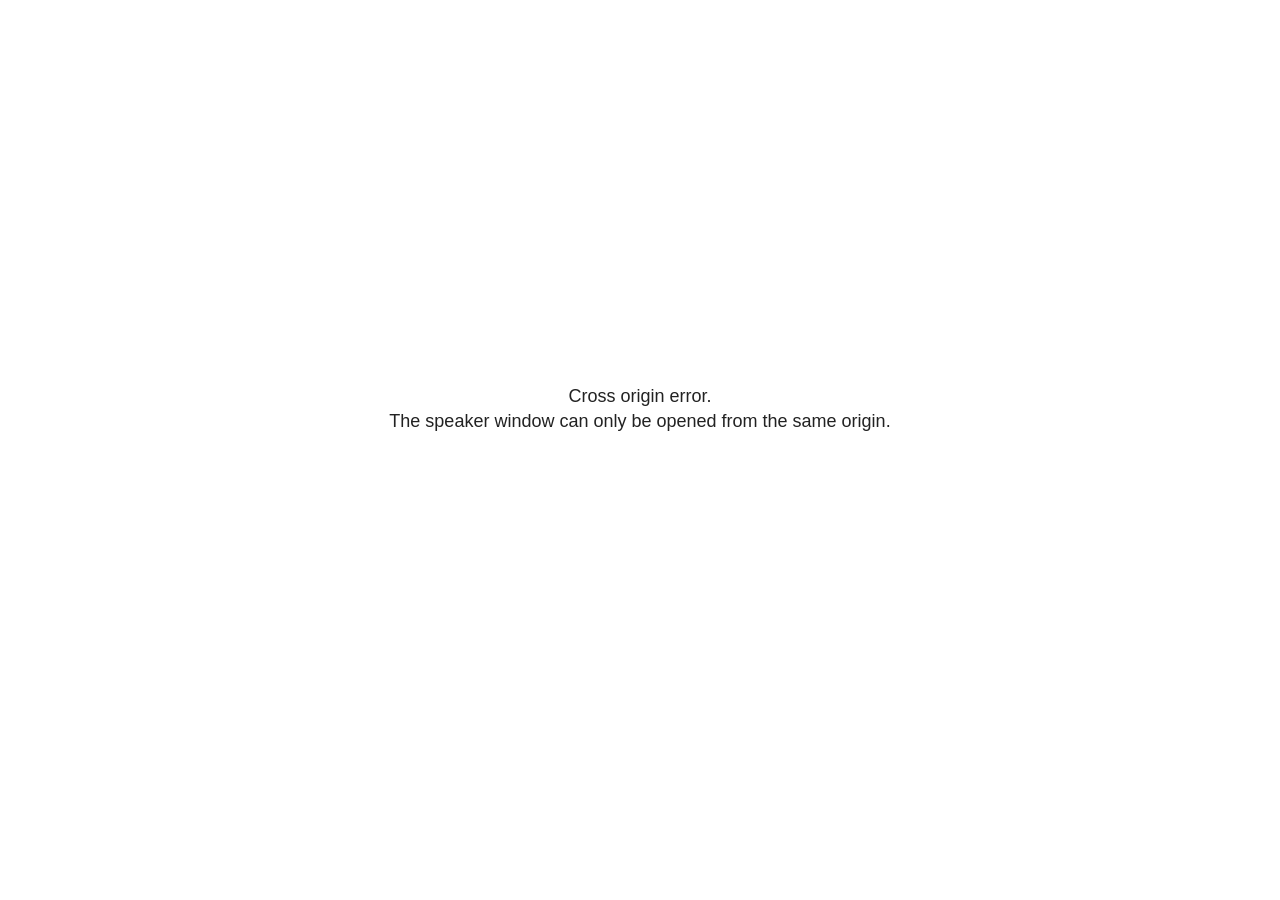
<file: assets/vendor/reveal/plugin/notes/speaker-view.html>
<!--
	NOTE: You need to build the notes plugin after making changes to this file.
-->
<html lang="en">
	<head>
		<meta charset="utf-8">

		<title>reveal.js - Speaker View</title>

		<style>
			body {
				font-family: Helvetica;
				font-size: 18px;
			}

			#current-slide,
			#upcoming-slide,
			#speaker-controls {
				padding: 6px;
				box-sizing: border-box;
				-moz-box-sizing: border-box;
			}

			#current-slide iframe,
			#upcoming-slide iframe {
				width: 100%;
				height: 100%;
				border: 1px solid #ddd;
			}

			#current-slide .label,
			#upcoming-slide .label {
				position: absolute;
				top: 10px;
				left: 10px;
				z-index: 2;
			}

			#connection-status {
				position: absolute;
				top: 0;
				left: 0;
				width: 100%;
				height: 100%;
				z-index: 20;
				padding: 30% 20% 20% 20%;
				font-size: 18px;
				color: #222;
				background: #fff;
				text-align: center;
				box-sizing: border-box;
				line-height: 1.4;
			}

			.overlay-element {
				height: 34px;
				line-height: 34px;
				padding: 0 10px;
				text-shadow: none;
				background: rgba( 220, 220, 220, 0.8 );
				color: #222;
				font-size: 14px;
			}

			.overlay-element.interactive:hover {
				background: rgba( 220, 220, 220, 1 );
			}

			#current-slide {
				position: absolute;
				width: 60%;
				height: 100%;
				top: 0;
				left: 0;
				padding-right: 0;
			}

			#upcoming-slide {
				position: absolute;
				width: 40%;
				height: 40%;
				right: 0;
				top: 0;
			}

			/* Speaker controls */
			#speaker-controls {
				position: absolute;
				top: 40%;
				right: 0;
				width: 40%;
				height: 60%;
				overflow: auto;
				font-size: 18px;
			}

				.speaker-controls-time.hidden,
				.speaker-controls-notes.hidden {
					display: none;
				}

				.speaker-controls-time .label,
				.speaker-controls-pace .label,
				.speaker-controls-notes .label {
					text-transform: uppercase;
					font-weight: normal;
					font-size: 0.66em;
					color: #666;
					margin: 0;
				}

				.speaker-controls-time, .speaker-controls-pace {
					border-bottom: 1px solid rgba( 200, 200, 200, 0.5 );
					margin-bottom: 10px;
					padding: 10px 16px;
					padding-bottom: 20px;
					cursor: pointer;
				}

				.speaker-controls-time .reset-button {
					opacity: 0;
					float: right;
					color: #666;
					text-decoration: none;
				}
				.speaker-controls-time:hover .reset-button {
					opacity: 1;
				}

				.speaker-controls-time .timer,
				.speaker-controls-time .clock {
					width: 50%;
				}

				.speaker-controls-time .timer,
				.speaker-controls-time .clock,
				.speaker-controls-time .pacing .hours-value,
				.speaker-controls-time .pacing .minutes-value,
				.speaker-controls-time .pacing .seconds-value {
					font-size: 1.9em;
				}

				.speaker-controls-time .timer {
					float: left;
				}

				.speaker-controls-time .clock {
					float: right;
					text-align: right;
				}

				.speaker-controls-time span.mute {
					opacity: 0.3;
				}

				.speaker-controls-time .pacing-title {
					margin-top: 5px;
				}

				.speaker-controls-time .pacing.ahead {
					color: blue;
				}

				.speaker-controls-time .pacing.on-track {
					color: green;
				}

				.speaker-controls-time .pacing.behind {
					color: red;
				}

				.speaker-controls-notes {
					padding: 10px 16px;
				}

				.speaker-controls-notes .value {
					margin-top: 5px;
					line-height: 1.4;
					font-size: 1.2em;
				}

			/* Layout selector */
			#speaker-layout {
				position: absolute;
				top: 10px;
				right: 10px;
				color: #222;
				z-index: 10;
			}
				#speaker-layout select {
					position: absolute;
					width: 100%;
					height: 100%;
					top: 0;
					left: 0;
					border: 0;
					box-shadow: 0;
					cursor: pointer;
					opacity: 0;

					font-size: 1em;
					background-color: transparent;

					-moz-appearance: none;
					-webkit-appearance: none;
					-webkit-tap-highlight-color: rgba(0, 0, 0, 0);
				}

				#speaker-layout select:focus {
					outline: none;
					box-shadow: none;
				}

			.clear {
				clear: both;
			}

			/* Speaker layout: Wide */
			body[data-speaker-layout="wide"] #current-slide,
			body[data-speaker-layout="wide"] #upcoming-slide {
				width: 50%;
				height: 45%;
				padding: 6px;
			}

			body[data-speaker-layout="wide"] #current-slide {
				top: 0;
				left: 0;
			}

			body[data-speaker-layout="wide"] #upcoming-slide {
				top: 0;
				left: 50%;
			}

			body[data-speaker-layout="wide"] #speaker-controls {
				top: 45%;
				left: 0;
				width: 100%;
				height: 50%;
				font-size: 1.25em;
			}

			/* Speaker layout: Tall */
			body[data-speaker-layout="tall"] #current-slide,
			body[data-speaker-layout="tall"] #upcoming-slide {
				width: 45%;
				height: 50%;
				padding: 6px;
			}

			body[data-speaker-layout="tall"] #current-slide {
				top: 0;
				left: 0;
			}

			body[data-speaker-layout="tall"] #upcoming-slide {
				top: 50%;
				left: 0;
			}

			body[data-speaker-layout="tall"] #speaker-controls {
				padding-top: 40px;
				top: 0;
				left: 45%;
				width: 55%;
				height: 100%;
				font-size: 1.25em;
			}

			/* Speaker layout: Notes only */
			body[data-speaker-layout="notes-only"] #current-slide,
			body[data-speaker-layout="notes-only"] #upcoming-slide {
				display: none;
			}

			body[data-speaker-layout="notes-only"] #speaker-controls {
				padding-top: 40px;
				top: 0;
				left: 0;
				width: 100%;
				height: 100%;
				font-size: 1.25em;
			}

			@media screen and (max-width: 1080px) {
				body[data-speaker-layout="default"] #speaker-controls {
					font-size: 16px;
				}
			}

			@media screen and (max-width: 900px) {
				body[data-speaker-layout="default"] #speaker-controls {
					font-size: 14px;
				}
			}

			@media screen and (max-width: 800px) {
				body[data-speaker-layout="default"] #speaker-controls {
					font-size: 12px;
				}
			}

		</style>
	</head>

	<body>

		<div id="connection-status">Loading speaker view...</div>

		<div id="current-slide"></div>
		<div id="upcoming-slide"><span class="overlay-element label">Upcoming</span></div>
		<div id="speaker-controls">
			<div class="speaker-controls-time">
				<h4 class="label">Time <span class="reset-button">Click to Reset</span></h4>
				<div class="clock">
					<span class="clock-value">0:00 AM</span>
				</div>
				<div class="timer">
					<span class="hours-value">00</span><span class="minutes-value">:00</span><span class="seconds-value">:00</span>
				</div>
				<div class="clear"></div>

				<h4 class="label pacing-title" style="display: none">Pacing – Time to finish current slide</h4>
				<div class="pacing" style="display: none">
					<span class="hours-value">00</span><span class="minutes-value">:00</span><span class="seconds-value">:00</span>
				</div>
			</div>

			<div class="speaker-controls-notes hidden">
				<h4 class="label">Notes</h4>
				<div class="value"></div>
			</div>
		</div>
		<div id="speaker-layout" class="overlay-element interactive">
			<span class="speaker-layout-label"></span>
			<select class="speaker-layout-dropdown"></select>
		</div>

		<script>

			(function() {

				var notes,
					notesValue,
					currentState,
					currentSlide,
					upcomingSlide,
					layoutLabel,
					layoutDropdown,
					pendingCalls = {},
					lastRevealApiCallId = 0,
					connected = false

				var connectionStatus = document.querySelector( '#connection-status' );

				var SPEAKER_LAYOUTS = {
					'default': 'Default',
					'wide': 'Wide',
					'tall': 'Tall',
					'notes-only': 'Notes only'
				};

				setupLayout();

				let openerOrigin;

				try {
					openerOrigin = window.opener.location.origin;
				}
				catch ( error ) { console.warn( error ) }

				// In order to prevent XSS, the speaker view will only run if its
				// opener has the same origin as itself
				if( window.location.origin !== openerOrigin ) {
					connectionStatus.innerHTML = 'Cross origin error.<br>The speaker window can only be opened from the same origin.';
					return;
				}

				var connectionTimeout = setTimeout( function() {
					connectionStatus.innerHTML = 'Error connecting to main window.<br>Please try closing and reopening the speaker view.';
				}, 5000 );

				window.addEventListener( 'message', function( event ) {

					// Validate the origin of all messages to avoid parsing messages
					// that aren't meant for us. Ignore when running off file:// so
					// that the speaker view continues to work without a web server.
					if( window.location.origin !== event.origin && window.location.origin !== 'file://' ) {
						return
					}

					clearTimeout( connectionTimeout );
					connectionStatus.style.display = 'none';

					var data = JSON.parse( event.data );

					// The overview mode is only useful to the reveal.js instance
					// where navigation occurs so we don't sync it
					if( data.state ) delete data.state.overview;

					// Messages sent by the notes plugin inside of the main window
					if( data && data.namespace === 'reveal-notes' ) {
						if( data.type === 'connect' ) {
							handleConnectMessage( data );
						}
						else if( data.type === 'state' ) {
							handleStateMessage( data );
						}
						else if( data.type === 'return' ) {
							pendingCalls[data.callId](data.result);
							delete pendingCalls[data.callId];
						}
					}
					// Messages sent by the reveal.js inside of the current slide preview
					else if( data && data.namespace === 'reveal' ) {
						const supportedEvents = [
							'slidechanged',
							'fragmentshown',
							'fragmenthidden',
							'paused',
							'resumed',
							'previewiframe',
							'previewimage',
							'previewvideo',
							'closeoverlay'
						];

						if( /ready/.test( data.eventName ) ) {
							// Send a message back to notify that the handshake is complete
							window.opener.postMessage( JSON.stringify({ namespace: 'reveal-notes', type: 'connected'} ), '*' );
						}
						else if( supportedEvents.includes( data.eventName ) && currentState !== JSON.stringify( data.state ) ) {
							dispatchStateToMainWindow( data.state );
						}
					}

				} );

				/**
				 * Updates the presentation in the main window to match the state
				 * of the presentation in the notes window.
				 */
				const dispatchStateToMainWindow = debounce(( state ) => {
					window.opener.postMessage( JSON.stringify({ method: 'setState', args: [ state ]} ), '*' );
				}, 500);

				/**
				 * Asynchronously calls the Reveal.js API of the main frame.
				 */
				function callRevealApi( methodName, methodArguments, callback ) {

					var callId = ++lastRevealApiCallId;
					pendingCalls[callId] = callback;
					window.opener.postMessage( JSON.stringify( {
						namespace: 'reveal-notes',
						type: 'call',
						callId: callId,
						methodName: methodName,
						arguments: methodArguments
					} ), '*' );

				}

				/**
				 * Called when the main window is trying to establish a
				 * connection.
				 */
				function handleConnectMessage( data ) {

					if( connected === false ) {
						connected = true;

						setupIframes( data );
						setupKeyboard();
						setupNotes();
						setupTimer();
						setupHeartbeat();
					}

				}

				/**
				 * Called when the main window sends an updated state.
				 */
				function handleStateMessage( data ) {

					// Store the most recently set state to avoid circular loops
					// applying the same state
					currentState = JSON.stringify( data.state );

					// No need for updating the notes in case of fragment changes
					if ( data.notes ) {
						notes.classList.remove( 'hidden' );
						notesValue.style.whiteSpace = data.whitespace;
						if( data.markdown ) {
							notesValue.innerHTML = marked( data.notes );
						}
						else {
							notesValue.innerHTML = data.notes;
						}
					}
					else {
						notes.classList.add( 'hidden' );
					}

					// Don't show lightboxes in the upcoming slide
					const { previewVideo, previewImage, previewIframe, ...upcomingState } = data.state;

					// Update the note slides
					currentSlide.contentWindow.postMessage( JSON.stringify({ method: 'setState', args: [ data.state ] }), '*' );
					upcomingSlide.contentWindow.postMessage( JSON.stringify({ method: 'setState', args: [ upcomingState ] }), '*' );
					upcomingSlide.contentWindow.postMessage( JSON.stringify({ method: 'next' }), '*' );

				}

				// Limit to max one state update per X ms
				handleStateMessage = debounce( handleStateMessage, 200 );

				/**
				 * Forward keyboard events to the current slide window.
				 * This enables keyboard events to work even if focus
				 * isn't set on the current slide iframe.
				 *
				 * Block F5 default handling, it reloads and disconnects
				 * the speaker notes window.
				 */
				function setupKeyboard() {

					document.addEventListener( 'keydown', function( event ) {
						if( event.keyCode === 116 || ( event.metaKey && event.keyCode === 82 ) ) {
							event.preventDefault();
							return false;
						}
						currentSlide.contentWindow.postMessage( JSON.stringify({ method: 'triggerKey', args: [ event.keyCode ] }), '*' );
					} );

				}

				/**
				 * Creates the preview iframes.
				 */
				function setupIframes( data ) {

					var params = [
						'receiver',
						'progress=false',
						'history=false',
						'transition=none',
						'autoSlide=0',
						'backgroundTransition=none'
					].join( '&' );

					var urlSeparator = /\?/.test(data.url) ? '&' : '?';
					var hash = '#/' + data.state.indexh + '/' + data.state.indexv;
					var currentURL = data.url + urlSeparator + params + '&scrollActivationWidth=false&postMessageEvents=true' + hash;
					var upcomingURL = data.url + urlSeparator + params + '&scrollActivationWidth=false&controls=false' + hash;

					currentSlide = document.createElement( 'iframe' );
					currentSlide.setAttribute( 'width', 1280 );
					currentSlide.setAttribute( 'height', 1024 );
					currentSlide.setAttribute( 'src', currentURL );
					document.querySelector( '#current-slide' ).appendChild( currentSlide );

					upcomingSlide = document.createElement( 'iframe' );
					upcomingSlide.setAttribute( 'width', 640 );
					upcomingSlide.setAttribute( 'height', 512 );
					upcomingSlide.setAttribute( 'src', upcomingURL );
					document.querySelector( '#upcoming-slide' ).appendChild( upcomingSlide );

				}

				/**
				 * Setup the notes UI.
				 */
				function setupNotes() {

					notes = document.querySelector( '.speaker-controls-notes' );
					notesValue = document.querySelector( '.speaker-controls-notes .value' );

				}

				/**
				 * We send out a heartbeat at all times to ensure we can
				 * reconnect with the main presentation window after reloads.
				 */
				function setupHeartbeat() {

					setInterval( () => {
						window.opener.postMessage( JSON.stringify({ namespace: 'reveal-notes', type: 'heartbeat'} ), '*' );
					}, 1000 );

				}

				function getTimings( callback ) {

					callRevealApi( 'getSlidesAttributes', [], function ( slideAttributes ) {
						callRevealApi( 'getConfig', [], function ( config ) {
							var totalTime = config.totalTime;
							var minTimePerSlide = config.minimumTimePerSlide || 0;
							var defaultTiming = config.defaultTiming;
							if ((defaultTiming == null) && (totalTime == null)) {
								callback(null);
								return;
							}
							// Setting totalTime overrides defaultTiming
							if (totalTime) {
								defaultTiming = 0;
							}
							var timings = [];
							for ( var i in slideAttributes ) {
								var slide = slideAttributes[ i ];
								var timing = defaultTiming;
								if( slide.hasOwnProperty( 'data-timing' )) {
									var t = slide[ 'data-timing' ];
									timing = parseInt(t);
									if( isNaN(timing) ) {
										console.warn("Could not parse timing '" + t + "' of slide " + i + "; using default of " + defaultTiming);
										timing = defaultTiming;
									}
								}
								timings.push(timing);
							}
							if ( totalTime ) {
								// After we've allocated time to individual slides, we summarize it and
								// subtract it from the total time
								var remainingTime = totalTime - timings.reduce( function(a, b) { return a + b; }, 0 );
								// The remaining time is divided by the number of slides that have 0 seconds
								// allocated at the moment, giving the average time-per-slide on the remaining slides
								var remainingSlides = (timings.filter( function(x) { return x == 0 }) ).length
								var timePerSlide = Math.round( remainingTime / remainingSlides, 0 )
								// And now we replace every zero-value timing with that average
								timings = timings.map( function(x) { return (x==0 ? timePerSlide : x) } );
							}
							var slidesUnderMinimum = timings.filter( function(x) { return (x < minTimePerSlide) } ).length
							if ( slidesUnderMinimum ) {
								message = "The pacing time for " + slidesUnderMinimum + " slide(s) is under the configured minimum of " + minTimePerSlide + " seconds. Check the data-timing attribute on individual slides, or consider increasing the totalTime or minimumTimePerSlide configuration options (or removing some slides).";
								alert(message);
							}
							callback( timings );
						} );
					} );

				}

				/**
				 * Return the number of seconds allocated for presenting
				 * all slides up to and including this one.
				 */
				function getTimeAllocated( timings, callback ) {

					callRevealApi( 'getSlidePastCount', [], function ( currentSlide ) {
						var allocated = 0;
						for (var i in timings.slice(0, currentSlide + 1)) {
							allocated += timings[i];
						}
						callback( allocated );
					} );

				}

				/**
				 * Create the timer and clock and start updating them
				 * at an interval.
				 */
				function setupTimer() {

					var start = new Date(),
					timeEl = document.querySelector( '.speaker-controls-time' ),
					clockEl = timeEl.querySelector( '.clock-value' ),
					hoursEl = timeEl.querySelector( '.hours-value' ),
					minutesEl = timeEl.querySelector( '.minutes-value' ),
					secondsEl = timeEl.querySelector( '.seconds-value' ),
					pacingTitleEl = timeEl.querySelector( '.pacing-title' ),
					pacingEl = timeEl.querySelector( '.pacing' ),
					pacingHoursEl = pacingEl.querySelector( '.hours-value' ),
					pacingMinutesEl = pacingEl.querySelector( '.minutes-value' ),
					pacingSecondsEl = pacingEl.querySelector( '.seconds-value' );

					var timings = null;
					getTimings( function ( _timings ) {

						timings = _timings;
						if (_timings !== null) {
							pacingTitleEl.style.removeProperty('display');
							pacingEl.style.removeProperty('display');
						}

						// Update once directly
						_updateTimer();

						// Then update every second
						setInterval( _updateTimer, 1000 );

					} );


					function _resetTimer() {

						if (timings == null) {
							start = new Date();
							_updateTimer();
						}
						else {
							// Reset timer to beginning of current slide
							getTimeAllocated( timings, function ( slideEndTimingSeconds ) {
								var slideEndTiming = slideEndTimingSeconds * 1000;
								callRevealApi( 'getSlidePastCount', [], function ( currentSlide ) {
									var currentSlideTiming = timings[currentSlide] * 1000;
									var previousSlidesTiming = slideEndTiming - currentSlideTiming;
									var now = new Date();
									start = new Date(now.getTime() - previousSlidesTiming);
									_updateTimer();
								} );
							} );
						}

					}

					timeEl.addEventListener( 'click', function() {
						_resetTimer();
						return false;
					} );

					function _displayTime( hrEl, minEl, secEl, time) {

						var sign = Math.sign(time) == -1 ? "-" : "";
						time = Math.abs(Math.round(time / 1000));
						var seconds = time % 60;
						var minutes = Math.floor( time / 60 ) % 60 ;
						var hours = Math.floor( time / ( 60 * 60 )) ;
						hrEl.innerHTML = sign + zeroPadInteger( hours );
						if (hours == 0) {
							hrEl.classList.add( 'mute' );
						}
						else {
							hrEl.classList.remove( 'mute' );
						}
						minEl.innerHTML = ':' + zeroPadInteger( minutes );
						if (hours == 0 && minutes == 0) {
							minEl.classList.add( 'mute' );
						}
						else {
							minEl.classList.remove( 'mute' );
						}
						secEl.innerHTML = ':' + zeroPadInteger( seconds );
					}

					function _updateTimer() {

						var diff, hours, minutes, seconds,
						now = new Date();

						diff = now.getTime() - start.getTime();

						clockEl.innerHTML = now.toLocaleTimeString( 'en-US', { hour12: true, hour: '2-digit', minute:'2-digit' } );
						_displayTime( hoursEl, minutesEl, secondsEl, diff );
						if (timings !== null) {
							_updatePacing(diff);
						}

					}

					function _updatePacing(diff) {

						getTimeAllocated( timings, function ( slideEndTimingSeconds ) {
							var slideEndTiming = slideEndTimingSeconds * 1000;

							callRevealApi( 'getSlidePastCount', [], function ( currentSlide ) {
								var currentSlideTiming = timings[currentSlide] * 1000;
								var timeLeftCurrentSlide = slideEndTiming - diff;
								if (timeLeftCurrentSlide < 0) {
									pacingEl.className = 'pacing behind';
								}
								else if (timeLeftCurrentSlide < currentSlideTiming) {
									pacingEl.className = 'pacing on-track';
								}
								else {
									pacingEl.className = 'pacing ahead';
								}
								_displayTime( pacingHoursEl, pacingMinutesEl, pacingSecondsEl, timeLeftCurrentSlide );
							} );
						} );
					}

				}

				/**
				 * Sets up the speaker view layout and layout selector.
				 */
				function setupLayout() {

					layoutDropdown = document.querySelector( '.speaker-layout-dropdown' );
					layoutLabel = document.querySelector( '.speaker-layout-label' );

					// Render the list of available layouts
					for( var id in SPEAKER_LAYOUTS ) {
						var option = document.createElement( 'option' );
						option.setAttribute( 'value', id );
						option.textContent = SPEAKER_LAYOUTS[ id ];
						layoutDropdown.appendChild( option );
					}

					// Monitor the dropdown for changes
					layoutDropdown.addEventListener( 'change', function( event ) {

						setLayout( layoutDropdown.value );

					}, false );

					// Restore any currently persisted layout
					setLayout( getLayout() );

				}

				/**
				 * Sets a new speaker view layout. The layout is persisted
				 * in local storage.
				 */
				function setLayout( value ) {

					var title = SPEAKER_LAYOUTS[ value ];

					layoutLabel.innerHTML = 'Layout' + ( title ? ( ': ' + title ) : '' );
					layoutDropdown.value = value;

					document.body.setAttribute( 'data-speaker-layout', value );

					// Persist locally
					if( supportsLocalStorage() ) {
						window.localStorage.setItem( 'reveal-speaker-layout', value );
					}

				}

				/**
				 * Returns the ID of the most recently set speaker layout
				 * or our default layout if none has been set.
				 */
				function getLayout() {

					if( supportsLocalStorage() ) {
						var layout = window.localStorage.getItem( 'reveal-speaker-layout' );
						if( layout ) {
							return layout;
						}
					}

					// Default to the first record in the layouts hash
					for( var id in SPEAKER_LAYOUTS ) {
						return id;
					}

				}

				function supportsLocalStorage() {

					try {
						localStorage.setItem('test', 'test');
						localStorage.removeItem('test');
						return true;
					}
					catch( e ) {
						return false;
					}

				}

				function zeroPadInteger( num ) {

					var str = '00' + parseInt( num );
					return str.substring( str.length - 2 );

				}

				/**
				 * Limits the frequency at which a function can be called.
				 */
				function debounce( fn, ms ) {

					var lastTime = 0,
						timeout;

					return function() {

						var args = arguments;
						var context = this;

						clearTimeout( timeout );

						var timeSinceLastCall = Date.now() - lastTime;
						if( timeSinceLastCall > ms ) {
							fn.apply( context, args );
							lastTime = Date.now();
						}
						else {
							timeout = setTimeout( function() {
								fn.apply( context, args );
								lastTime = Date.now();
							}, ms - timeSinceLastCall );
						}

					}

				}

			})();

		</script>
	</body>
</html>
</file>
<file: assets/fonts/outfit.css>
/* Outfit (SIL Open Font License) – fichiers locaux pour fonctionner hors ligne */
@font-face { font-family: 'Outfit'; font-style: normal; font-weight: 300 800; font-display: swap; src: url('../fonts/outfit-latin-ext.woff2') format('woff2'); unicode-range: U+0100-02BA, U+02BD-02C5, U+02C7-02CC, U+02CE-02D7, U+02DD-02FF, U+0304, U+0308, U+0329, U+1D00-1DBF, U+1E00-1E9F, U+1EF2-1EFF, U+2020, U+20A0-20AB, U+20AD-20C4, U+2113, U+2C60-2C7F, U+A720-A7FF; }
@font-face { font-family: 'Outfit'; font-style: normal; font-weight: 300 800; font-display: swap; src: url('../fonts/outfit-latin.woff2') format('woff2'); unicode-range: U+0000-00FF, U+0131, U+0152-0153, U+02BB-02BC, U+02C6, U+02DA, U+02DC, U+0304, U+0308, U+0329, U+2000-206F, U+20AC, U+2122, U+2191, U+2193, U+2212, U+2215, U+FEFF, U+FFFD; }
</file>
<file: assets/vendor/reveal/dist/reveal.css>
/**
 * reveal.js 5.2.0
 * https://revealjs.com
 * MIT licensed
 *
 * Copyright (C) 2011-2024 Hakim El Hattab, https://hakim.se
 */

.reveal .r-stretch,.reveal .stretch{max-width:none;max-height:none}.reveal pre.r-stretch code,.reveal pre.stretch code{height:100%;max-height:100%;box-sizing:border-box}.reveal .r-fit-text{display:inline-block;white-space:nowrap}.reveal .r-stack{display:grid;grid-template-rows:100%}.reveal .r-stack>*{grid-area:1/1;margin:auto}.reveal .r-hstack,.reveal .r-vstack{display:flex}.reveal .r-hstack img,.reveal .r-hstack video,.reveal .r-vstack img,.reveal .r-vstack video{min-width:0;min-height:0;object-fit:contain}.reveal .r-vstack{flex-direction:column;align-items:center;justify-content:center}.reveal .r-hstack{flex-direction:row;align-items:center;justify-content:center}.reveal .items-stretch{align-items:stretch}.reveal .items-start{align-items:flex-start}.reveal .items-center{align-items:center}.reveal .items-end{align-items:flex-end}.reveal .justify-between{justify-content:space-between}.reveal .justify-around{justify-content:space-around}.reveal .justify-start{justify-content:flex-start}.reveal .justify-center{justify-content:center}.reveal .justify-end{justify-content:flex-end}html.reveal-full-page{width:100%;height:100%;height:100vh;height:calc(var(--vh,1vh) * 100);height:100dvh;overflow:hidden}.reveal-viewport{height:100%;overflow:hidden;position:relative;line-height:1;margin:0;background-color:#fff;color:#000;--r-controls-spacing:12px;--r-overlay-header-height:40px;--r-overlay-margin:0px;--r-overlay-padding:6px;--r-overlay-gap:5px}@media screen and (max-width:1024px),(max-height:768px){.reveal-viewport{--r-overlay-header-height:26px}}.reveal-viewport:fullscreen{top:0!important;left:0!important;width:100%!important;height:100%!important;transform:none!important}.reveal .fragment{transition:all .2s ease}.reveal .fragment:not(.custom){opacity:0;visibility:hidden;will-change:opacity}.reveal .fragment.visible{opacity:1;visibility:inherit}.reveal .fragment.disabled{transition:none}.reveal .fragment.grow{opacity:1;visibility:inherit}.reveal .fragment.grow.visible{transform:scale(1.3)}.reveal .fragment.shrink{opacity:1;visibility:inherit}.reveal .fragment.shrink.visible{transform:scale(.7)}.reveal .fragment.zoom-in{transform:scale(.1)}.reveal .fragment.zoom-in.visible{transform:none}.reveal .fragment.fade-out{opacity:1;visibility:inherit}.reveal .fragment.fade-out.visible{opacity:0;visibility:hidden}.reveal .fragment.semi-fade-out{opacity:1;visibility:inherit}.reveal .fragment.semi-fade-out.visible{opacity:.5;visibility:inherit}.reveal .fragment.strike{opacity:1;visibility:inherit}.reveal .fragment.strike.visible{text-decoration:line-through}.reveal .fragment.fade-up{transform:translate(0,40px)}.reveal .fragment.fade-up.visible{transform:translate(0,0)}.reveal .fragment.fade-down{transform:translate(0,-40px)}.reveal .fragment.fade-down.visible{transform:translate(0,0)}.reveal .fragment.fade-right{transform:translate(-40px,0)}.reveal .fragment.fade-right.visible{transform:translate(0,0)}.reveal .fragment.fade-left{transform:translate(40px,0)}.reveal .fragment.fade-left.visible{transform:translate(0,0)}.reveal .fragment.current-visible,.reveal .fragment.fade-in-then-out{opacity:0;visibility:hidden}.reveal .fragment.current-visible.current-fragment,.reveal .fragment.fade-in-then-out.current-fragment{opacity:1;visibility:inherit}.reveal .fragment.fade-in-then-semi-out{opacity:0;visibility:hidden}.reveal .fragment.fade-in-then-semi-out.visible{opacity:.5;visibility:inherit}.reveal .fragment.fade-in-then-semi-out.current-fragment{opacity:1;visibility:inherit}.reveal .fragment.highlight-blue,.reveal .fragment.highlight-current-blue,.reveal .fragment.highlight-current-green,.reveal .fragment.highlight-current-red,.reveal .fragment.highlight-green,.reveal .fragment.highlight-red{opacity:1;visibility:inherit}.reveal .fragment.highlight-red.visible{color:#ff2c2d}.reveal .fragment.highlight-green.visible{color:#17ff2e}.reveal .fragment.highlight-blue.visible{color:#1b91ff}.reveal .fragment.highlight-current-red.current-fragment{color:#ff2c2d}.reveal .fragment.highlight-current-green.current-fragment{color:#17ff2e}.reveal .fragment.highlight-current-blue.current-fragment{color:#1b91ff}.reveal:after{content:"";font-style:italic}.reveal iframe{z-index:1}.reveal a{position:relative}@keyframes bounce-right{0%,10%,25%,40%,50%{transform:translateX(0)}20%{transform:translateX(10px)}30%{transform:translateX(-5px)}}@keyframes bounce-left{0%,10%,25%,40%,50%{transform:translateX(0)}20%{transform:translateX(-10px)}30%{transform:translateX(5px)}}@keyframes bounce-down{0%,10%,25%,40%,50%{transform:translateY(0)}20%{transform:translateY(10px)}30%{transform:translateY(-5px)}}.reveal .controls{display:none;position:absolute;top:auto;bottom:var(--r-controls-spacing);right:var(--r-controls-spacing);left:auto;z-index:11;color:#000;pointer-events:none;font-size:10px}.reveal .controls button{position:absolute;padding:0;background-color:transparent;border:0;outline:0;cursor:pointer;color:currentColor;transform:scale(.9999);transition:color .2s ease,opacity .2s ease,transform .2s ease;z-index:2;pointer-events:auto;font-size:inherit;visibility:hidden;opacity:0;-webkit-appearance:none;-webkit-tap-highlight-color:transparent}.reveal .controls .controls-arrow:after,.reveal .controls .controls-arrow:before{content:"";position:absolute;top:0;left:0;width:2.6em;height:.5em;border-radius:.25em;background-color:currentColor;transition:all .15s ease,background-color .8s ease;transform-origin:.2em 50%;will-change:transform}.reveal .controls .controls-arrow{position:relative;width:3.6em;height:3.6em}.reveal .controls .controls-arrow:before{transform:translateX(.5em) translateY(1.55em) rotate(45deg)}.reveal .controls .controls-arrow:after{transform:translateX(.5em) translateY(1.55em) rotate(-45deg)}.reveal .controls .controls-arrow:hover:before{transform:translateX(.5em) translateY(1.55em) rotate(40deg)}.reveal .controls .controls-arrow:hover:after{transform:translateX(.5em) translateY(1.55em) rotate(-40deg)}.reveal .controls .controls-arrow:active:before{transform:translateX(.5em) translateY(1.55em) rotate(36deg)}.reveal .controls .controls-arrow:active:after{transform:translateX(.5em) translateY(1.55em) rotate(-36deg)}.reveal .controls .navigate-left{right:6.4em;bottom:3.2em;transform:translateX(-10px)}.reveal .controls .navigate-left.highlight{animation:bounce-left 2s 50 both ease-out}.reveal .controls .navigate-right{right:0;bottom:3.2em;transform:translateX(10px)}.reveal .controls .navigate-right .controls-arrow{transform:rotate(180deg)}.reveal .controls .navigate-right.highlight{animation:bounce-right 2s 50 both ease-out}.reveal .controls .navigate-up{right:3.2em;bottom:6.4em;transform:translateY(-10px)}.reveal .controls .navigate-up .controls-arrow{transform:rotate(90deg)}.reveal .controls .navigate-down{right:3.2em;bottom:-1.4em;padding-bottom:1.4em;transform:translateY(10px)}.reveal .controls .navigate-down .controls-arrow{transform:rotate(-90deg)}.reveal .controls .navigate-down.highlight{animation:bounce-down 2s 50 both ease-out}.reveal .controls[data-controls-back-arrows=faded] .navigate-up.enabled{opacity:.3}.reveal .controls[data-controls-back-arrows=faded] .navigate-up.enabled:hover{opacity:1}.reveal .controls[data-controls-back-arrows=hidden] .navigate-up.enabled{opacity:0;visibility:hidden}.reveal .controls .enabled{visibility:visible;opacity:.9;cursor:pointer;transform:none}.reveal .controls .enabled.fragmented{opacity:.5}.reveal .controls .enabled.fragmented:hover,.reveal .controls .enabled:hover{opacity:1}.reveal:not(.rtl) .controls[data-controls-back-arrows=faded] .navigate-left.enabled{opacity:.3}.reveal:not(.rtl) .controls[data-controls-back-arrows=faded] .navigate-left.enabled:hover{opacity:1}.reveal:not(.rtl) .controls[data-controls-back-arrows=hidden] .navigate-left.enabled{opacity:0;visibility:hidden}.reveal.rtl .controls[data-controls-back-arrows=faded] .navigate-right.enabled{opacity:.3}.reveal.rtl .controls[data-controls-back-arrows=faded] .navigate-right.enabled:hover{opacity:1}.reveal.rtl .controls[data-controls-back-arrows=hidden] .navigate-right.enabled{opacity:0;visibility:hidden}.reveal[data-navigation-mode=linear].has-horizontal-slides .navigate-down,.reveal[data-navigation-mode=linear].has-horizontal-slides .navigate-up{display:none}.reveal:not(.has-vertical-slides) .controls .navigate-left,.reveal[data-navigation-mode=linear].has-horizontal-slides .navigate-left{bottom:1.4em;right:5.5em}.reveal:not(.has-vertical-slides) .controls .navigate-right,.reveal[data-navigation-mode=linear].has-horizontal-slides .navigate-right{bottom:1.4em;right:.5em}.reveal:not(.has-horizontal-slides) .controls .navigate-up{right:1.4em;bottom:5em}.reveal:not(.has-horizontal-slides) .controls .navigate-down{right:1.4em;bottom:.5em}.reveal.has-dark-background .controls{color:#fff}.reveal.has-light-background .controls{color:#000}.reveal.no-hover .controls .controls-arrow:active:before,.reveal.no-hover .controls .controls-arrow:hover:before{transform:translateX(.5em) translateY(1.55em) rotate(45deg)}.reveal.no-hover .controls .controls-arrow:active:after,.reveal.no-hover .controls .controls-arrow:hover:after{transform:translateX(.5em) translateY(1.55em) rotate(-45deg)}@media screen and (min-width:500px){.reveal-viewport{--r-controls-spacing:0.8em}.reveal .controls[data-controls-layout=edges]{top:0;right:0;bottom:0;left:0}.reveal .controls[data-controls-layout=edges] .navigate-down,.reveal .controls[data-controls-layout=edges] .navigate-left,.reveal .controls[data-controls-layout=edges] .navigate-right,.reveal .controls[data-controls-layout=edges] .navigate-up{bottom:auto;right:auto}.reveal .controls[data-controls-layout=edges] .navigate-left{top:50%;left:var(--r-controls-spacing);margin-top:-1.8em}.reveal .controls[data-controls-layout=edges] .navigate-right{top:50%;right:var(--r-controls-spacing);margin-top:-1.8em}.reveal .controls[data-controls-layout=edges] .navigate-up{top:var(--r-controls-spacing);left:50%;margin-left:-1.8em}.reveal .controls[data-controls-layout=edges] .navigate-down{bottom:calc(var(--r-controls-spacing) - 1.4em + .3em);left:50%;margin-left:-1.8em}}.reveal .progress{position:absolute;display:none;height:3px;width:100%;bottom:0;left:0;z-index:10;background-color:rgba(0,0,0,.2);color:#fff}.reveal .progress:after{content:"";display:block;position:absolute;height:10px;width:100%;top:-10px}.reveal .progress span{display:block;height:100%;width:100%;background-color:currentColor;transition:transform .8s cubic-bezier(.26,.86,.44,.985);transform-origin:0 0;transform:scaleX(0)}.reveal .slide-number{position:absolute;display:block;right:8px;bottom:8px;z-index:31;font-family:Helvetica,sans-serif;font-size:12px;line-height:1;color:#fff;background-color:rgba(0,0,0,.4);padding:5px}.reveal .slide-number a{color:currentColor}.reveal .slide-number-delimiter{margin:0 3px}.reveal{position:relative;width:100%;height:100%;overflow:hidden;touch-action:pinch-zoom}.reveal.embedded{touch-action:pan-y}.reveal.embedded.is-vertical-slide{touch-action:none}.reveal .slides{position:absolute;width:100%;height:100%;top:0;right:0;bottom:0;left:0;margin:auto;pointer-events:none;overflow:visible;z-index:1;text-align:center;perspective:600px;perspective-origin:50% 40%}.reveal .slides>section{perspective:600px}.reveal .slides>section,.reveal .slides>section>section{display:none;position:absolute;width:100%;pointer-events:auto;z-index:10;transform-style:flat;transition:transform-origin .8s cubic-bezier(.26,.86,.44,.985),transform .8s cubic-bezier(.26,.86,.44,.985),visibility .8s cubic-bezier(.26,.86,.44,.985),opacity .8s cubic-bezier(.26,.86,.44,.985)}.reveal[data-transition-speed=fast] .slides section{transition-duration:.4s}.reveal[data-transition-speed=slow] .slides section{transition-duration:1.2s}.reveal .slides section[data-transition-speed=fast]{transition-duration:.4s}.reveal .slides section[data-transition-speed=slow]{transition-duration:1.2s}.reveal .slides>section.stack{padding-top:0;padding-bottom:0;pointer-events:none;height:100%}.reveal .slides>section.present,.reveal .slides>section>section.present{display:block;z-index:11;opacity:1}.reveal .slides>section:empty,.reveal .slides>section>section:empty,.reveal .slides>section>section[data-background-interactive],.reveal .slides>section[data-background-interactive]{pointer-events:none}.reveal.center,.reveal.center .slides,.reveal.center .slides section{min-height:0!important}.reveal .slides>section:not(.present),.reveal .slides>section>section:not(.present){pointer-events:none}.reveal.overview .slides>section,.reveal.overview .slides>section>section{pointer-events:auto}.reveal .slides>section.future,.reveal .slides>section.future>section,.reveal .slides>section.past,.reveal .slides>section.past>section,.reveal .slides>section>section.future,.reveal .slides>section>section.past{opacity:0}.reveal .slides>section[data-transition=slide].past,.reveal .slides>section[data-transition~=slide-out].past,.reveal.slide .slides>section:not([data-transition]).past{transform:translate(-150%,0)}.reveal .slides>section[data-transition=slide].future,.reveal .slides>section[data-transition~=slide-in].future,.reveal.slide .slides>section:not([data-transition]).future{transform:translate(150%,0)}.reveal .slides>section>section[data-transition=slide].past,.reveal .slides>section>section[data-transition~=slide-out].past,.reveal.slide .slides>section>section:not([data-transition]).past{transform:translate(0,-150%)}.reveal .slides>section>section[data-transition=slide].future,.reveal .slides>section>section[data-transition~=slide-in].future,.reveal.slide .slides>section>section:not([data-transition]).future{transform:translate(0,150%)}.reveal .slides>section[data-transition=linear].past,.reveal .slides>section[data-transition~=linear-out].past,.reveal.linear .slides>section:not([data-transition]).past{transform:translate(-150%,0)}.reveal .slides>section[data-transition=linear].future,.reveal .slides>section[data-transition~=linear-in].future,.reveal.linear .slides>section:not([data-transition]).future{transform:translate(150%,0)}.reveal .slides>section>section[data-transition=linear].past,.reveal .slides>section>section[data-transition~=linear-out].past,.reveal.linear .slides>section>section:not([data-transition]).past{transform:translate(0,-150%)}.reveal .slides>section>section[data-transition=linear].future,.reveal .slides>section>section[data-transition~=linear-in].future,.reveal.linear .slides>section>section:not([data-transition]).future{transform:translate(0,150%)}.reveal .slides section[data-transition=default].stack,.reveal.default .slides section.stack{transform-style:preserve-3d}.reveal .slides>section[data-transition=default].past,.reveal .slides>section[data-transition~=default-out].past,.reveal.default .slides>section:not([data-transition]).past{transform:translate3d(-100%,0,0) rotateY(-90deg) translate3d(-100%,0,0)}.reveal .slides>section[data-transition=default].future,.reveal .slides>section[data-transition~=default-in].future,.reveal.default .slides>section:not([data-transition]).future{transform:translate3d(100%,0,0) rotateY(90deg) translate3d(100%,0,0)}.reveal .slides>section>section[data-transition=default].past,.reveal .slides>section>section[data-transition~=default-out].past,.reveal.default .slides>section>section:not([data-transition]).past{transform:translate3d(0,-300px,0) rotateX(70deg) translate3d(0,-300px,0)}.reveal .slides>section>section[data-transition=default].future,.reveal .slides>section>section[data-transition~=default-in].future,.reveal.default .slides>section>section:not([data-transition]).future{transform:translate3d(0,300px,0) rotateX(-70deg) translate3d(0,300px,0)}.reveal .slides section[data-transition=convex].stack,.reveal.convex .slides section.stack{transform-style:preserve-3d}.reveal .slides>section[data-transition=convex].past,.reveal .slides>section[data-transition~=convex-out].past,.reveal.convex .slides>section:not([data-transition]).past{transform:translate3d(-100%,0,0) rotateY(-90deg) translate3d(-100%,0,0)}.reveal .slides>section[data-transition=convex].future,.reveal .slides>section[data-transition~=convex-in].future,.reveal.convex .slides>section:not([data-transition]).future{transform:translate3d(100%,0,0) rotateY(90deg) translate3d(100%,0,0)}.reveal .slides>section>section[data-transition=convex].past,.reveal .slides>section>section[data-transition~=convex-out].past,.reveal.convex .slides>section>section:not([data-transition]).past{transform:translate3d(0,-300px,0) rotateX(70deg) translate3d(0,-300px,0)}.reveal .slides>section>section[data-transition=convex].future,.reveal .slides>section>section[data-transition~=convex-in].future,.reveal.convex .slides>section>section:not([data-transition]).future{transform:translate3d(0,300px,0) rotateX(-70deg) translate3d(0,300px,0)}.reveal .slides section[data-transition=concave].stack,.reveal.concave .slides section.stack{transform-style:preserve-3d}.reveal .slides>section[data-transition=concave].past,.reveal .slides>section[data-transition~=concave-out].past,.reveal.concave .slides>section:not([data-transition]).past{transform:translate3d(-100%,0,0) rotateY(90deg) translate3d(-100%,0,0)}.reveal .slides>section[data-transition=concave].future,.reveal .slides>section[data-transition~=concave-in].future,.reveal.concave .slides>section:not([data-transition]).future{transform:translate3d(100%,0,0) rotateY(-90deg) translate3d(100%,0,0)}.reveal .slides>section>section[data-transition=concave].past,.reveal .slides>section>section[data-transition~=concave-out].past,.reveal.concave .slides>section>section:not([data-transition]).past{transform:translate3d(0,-80%,0) rotateX(-70deg) translate3d(0,-80%,0)}.reveal .slides>section>section[data-transition=concave].future,.reveal .slides>section>section[data-transition~=concave-in].future,.reveal.concave .slides>section>section:not([data-transition]).future{transform:translate3d(0,80%,0) rotateX(70deg) translate3d(0,80%,0)}.reveal .slides section[data-transition=zoom],.reveal.zoom .slides section:not([data-transition]){transition-timing-function:ease}.reveal .slides>section[data-transition=zoom].past,.reveal .slides>section[data-transition~=zoom-out].past,.reveal.zoom .slides>section:not([data-transition]).past{visibility:hidden;transform:scale(16)}.reveal .slides>section[data-transition=zoom].future,.reveal .slides>section[data-transition~=zoom-in].future,.reveal.zoom .slides>section:not([data-transition]).future{visibility:hidden;transform:scale(.2)}.reveal .slides>section>section[data-transition=zoom].past,.reveal .slides>section>section[data-transition~=zoom-out].past,.reveal.zoom .slides>section>section:not([data-transition]).past{transform:scale(16)}.reveal .slides>section>section[data-transition=zoom].future,.reveal .slides>section>section[data-transition~=zoom-in].future,.reveal.zoom .slides>section>section:not([data-transition]).future{transform:scale(.2)}.reveal.cube .slides{perspective:1300px}.reveal.cube .slides section{padding:30px;min-height:700px;backface-visibility:hidden;box-sizing:border-box;transform-style:preserve-3d}.reveal.center.cube .slides section{min-height:0}.reveal.cube .slides section:not(.stack):before{content:"";position:absolute;display:block;width:100%;height:100%;left:0;top:0;background:rgba(0,0,0,.1);border-radius:4px;transform:translateZ(-20px)}.reveal.cube .slides section:not(.stack):after{content:"";position:absolute;display:block;width:90%;height:30px;left:5%;bottom:0;background:0 0;z-index:1;border-radius:4px;box-shadow:0 95px 25px rgba(0,0,0,.2);transform:translateZ(-90px) rotateX(65deg)}.reveal.cube .slides>section.stack{padding:0;background:0 0}.reveal.cube .slides>section.past{transform-origin:100% 0;transform:translate3d(-100%,0,0) rotateY(-90deg)}.reveal.cube .slides>section.future{transform-origin:0 0;transform:translate3d(100%,0,0) rotateY(90deg)}.reveal.cube .slides>section>section.past{transform-origin:0 100%;transform:translate3d(0,-100%,0) rotateX(90deg)}.reveal.cube .slides>section>section.future{transform-origin:0 0;transform:translate3d(0,100%,0) rotateX(-90deg)}.reveal.page .slides{perspective-origin:0 50%;perspective:3000px}.reveal.page .slides section{padding:30px;min-height:700px;box-sizing:border-box;transform-style:preserve-3d}.reveal.page .slides section.past{z-index:12}.reveal.page .slides section:not(.stack):before{content:"";position:absolute;display:block;width:100%;height:100%;left:0;top:0;background:rgba(0,0,0,.1);transform:translateZ(-20px)}.reveal.page .slides section:not(.stack):after{content:"";position:absolute;display:block;width:90%;height:30px;left:5%;bottom:0;background:0 0;z-index:1;border-radius:4px;box-shadow:0 95px 25px rgba(0,0,0,.2);transform:translateZ(-90px) rotateX(65deg)}.reveal.page .slides>section.stack{padding:0;background:0 0}.reveal.page .slides>section.past{transform-origin:0 0;transform:translate3d(-40%,0,0) rotateY(-80deg)}.reveal.page .slides>section.future{transform-origin:100% 0;transform:translate3d(0,0,0)}.reveal.page .slides>section>section.past{transform-origin:0 0;transform:translate3d(0,-40%,0) rotateX(80deg)}.reveal.page .slides>section>section.future{transform-origin:0 100%;transform:translate3d(0,0,0)}.reveal .slides section[data-transition=fade],.reveal.fade .slides section:not([data-transition]),.reveal.fade .slides>section>section:not([data-transition]){transform:none;transition:opacity .5s}.reveal.fade.overview .slides section,.reveal.fade.overview .slides>section>section{transition:none}.reveal .slides section[data-transition=none],.reveal.none .slides section:not([data-transition]){transform:none;transition:none}.reveal .pause-overlay{position:absolute;top:0;left:0;width:100%;height:100%;background:#000;visibility:hidden;opacity:0;z-index:100;transition:all 1s ease}.reveal .pause-overlay .resume-button{position:absolute;bottom:20px;right:20px;color:#ccc;border-radius:2px;padding:6px 14px;border:2px solid #ccc;font-size:16px;background:0 0;cursor:pointer}.reveal .pause-overlay .resume-button:hover{color:#fff;border-color:#fff}.reveal.paused .pause-overlay{visibility:visible;opacity:1}.reveal .no-transition,.reveal .no-transition *,.reveal .slides.disable-slide-transitions section{transition:none!important}.reveal .slides.disable-slide-transitions section{transform:none!important}.reveal .backgrounds{position:absolute;width:100%;height:100%;top:0;left:0;perspective:600px}.reveal .slide-background{display:none;position:absolute;width:100%;height:100%;opacity:0;visibility:hidden;overflow:hidden;background-color:rgba(0,0,0,0);transition:all .8s cubic-bezier(.26,.86,.44,.985)}.reveal .slide-background-content{position:absolute;width:100%;height:100%;background-position:50% 50%;background-repeat:no-repeat;background-size:cover}.reveal .slide-background.stack{display:block}.reveal .slide-background.present{opacity:1;visibility:visible;z-index:2}.print-pdf .reveal .slide-background{opacity:1!important;visibility:visible!important}.reveal .slide-background video{position:absolute;width:100%;height:100%;max-width:none;max-height:none;top:0;left:0;object-fit:cover}.reveal .slide-background[data-background-size=contain] video{object-fit:contain}.reveal>.backgrounds .slide-background[data-background-transition=none],.reveal[data-background-transition=none]>.backgrounds .slide-background:not([data-background-transition]){transition:none}.reveal>.backgrounds .slide-background[data-background-transition=slide],.reveal[data-background-transition=slide]>.backgrounds .slide-background:not([data-background-transition]){opacity:1}.reveal>.backgrounds .slide-background.past[data-background-transition=slide],.reveal[data-background-transition=slide]>.backgrounds .slide-background.past:not([data-background-transition]){transform:translate(-100%,0)}.reveal>.backgrounds .slide-background.future[data-background-transition=slide],.reveal[data-background-transition=slide]>.backgrounds .slide-background.future:not([data-background-transition]){transform:translate(100%,0)}.reveal>.backgrounds .slide-background>.slide-background.past[data-background-transition=slide],.reveal[data-background-transition=slide]>.backgrounds .slide-background>.slide-background.past:not([data-background-transition]){transform:translate(0,-100%)}.reveal>.backgrounds .slide-background>.slide-background.future[data-background-transition=slide],.reveal[data-background-transition=slide]>.backgrounds .slide-background>.slide-background.future:not([data-background-transition]){transform:translate(0,100%)}.reveal>.backgrounds .slide-background.past[data-background-transition=convex],.reveal[data-background-transition=convex]>.backgrounds .slide-background.past:not([data-background-transition]){opacity:0;transform:translate3d(-100%,0,0) rotateY(-90deg) translate3d(-100%,0,0)}.reveal>.backgrounds .slide-background.future[data-background-transition=convex],.reveal[data-background-transition=convex]>.backgrounds .slide-background.future:not([data-background-transition]){opacity:0;transform:translate3d(100%,0,0) rotateY(90deg) translate3d(100%,0,0)}.reveal>.backgrounds .slide-background>.slide-background.past[data-background-transition=convex],.reveal[data-background-transition=convex]>.backgrounds .slide-background>.slide-background.past:not([data-background-transition]){opacity:0;transform:translate3d(0,-100%,0) rotateX(90deg) translate3d(0,-100%,0)}.reveal>.backgrounds .slide-background>.slide-background.future[data-background-transition=convex],.reveal[data-background-transition=convex]>.backgrounds .slide-background>.slide-background.future:not([data-background-transition]){opacity:0;transform:translate3d(0,100%,0) rotateX(-90deg) translate3d(0,100%,0)}.reveal>.backgrounds .slide-background.past[data-background-transition=concave],.reveal[data-background-transition=concave]>.backgrounds .slide-background.past:not([data-background-transition]){opacity:0;transform:translate3d(-100%,0,0) rotateY(90deg) translate3d(-100%,0,0)}.reveal>.backgrounds .slide-background.future[data-background-transition=concave],.reveal[data-background-transition=concave]>.backgrounds .slide-background.future:not([data-background-transition]){opacity:0;transform:translate3d(100%,0,0) rotateY(-90deg) translate3d(100%,0,0)}.reveal>.backgrounds .slide-background>.slide-background.past[data-background-transition=concave],.reveal[data-background-transition=concave]>.backgrounds .slide-background>.slide-background.past:not([data-background-transition]){opacity:0;transform:translate3d(0,-100%,0) rotateX(-90deg) translate3d(0,-100%,0)}.reveal>.backgrounds .slide-background>.slide-background.future[data-background-transition=concave],.reveal[data-background-transition=concave]>.backgrounds .slide-background>.slide-background.future:not([data-background-transition]){opacity:0;transform:translate3d(0,100%,0) rotateX(90deg) translate3d(0,100%,0)}.reveal>.backgrounds .slide-background[data-background-transition=zoom],.reveal[data-background-transition=zoom]>.backgrounds .slide-background:not([data-background-transition]){transition-timing-function:ease}.reveal>.backgrounds .slide-background.past[data-background-transition=zoom],.reveal[data-background-transition=zoom]>.backgrounds .slide-background.past:not([data-background-transition]){opacity:0;visibility:hidden;transform:scale(16)}.reveal>.backgrounds .slide-background.future[data-background-transition=zoom],.reveal[data-background-transition=zoom]>.backgrounds .slide-background.future:not([data-background-transition]){opacity:0;visibility:hidden;transform:scale(.2)}.reveal>.backgrounds .slide-background>.slide-background.past[data-background-transition=zoom],.reveal[data-background-transition=zoom]>.backgrounds .slide-background>.slide-background.past:not([data-background-transition]){opacity:0;visibility:hidden;transform:scale(16)}.reveal>.backgrounds .slide-background>.slide-background.future[data-background-transition=zoom],.reveal[data-background-transition=zoom]>.backgrounds .slide-background>.slide-background.future:not([data-background-transition]){opacity:0;visibility:hidden;transform:scale(.2)}.reveal[data-transition-speed=fast]>.backgrounds .slide-background{transition-duration:.4s}.reveal[data-transition-speed=slow]>.backgrounds .slide-background{transition-duration:1.2s}.reveal [data-auto-animate-target^=unmatched]{will-change:opacity}.reveal section[data-auto-animate]:not(.stack):not([data-auto-animate=running]) [data-auto-animate-target^=unmatched]{opacity:0}.reveal.overview{perspective-origin:50% 50%;perspective:700px}.reveal.overview .slides section{height:100%;top:0!important;opacity:1!important;overflow:hidden;visibility:visible!important;cursor:pointer;box-sizing:border-box}.reveal.overview .slides section.present,.reveal.overview .slides section:hover{outline:10px solid rgba(150,150,150,.4);outline-offset:10px}.reveal.overview .slides section .fragment{opacity:1;transition:none}.reveal.overview .slides section:after,.reveal.overview .slides section:before{display:none!important}.reveal.overview .slides>section.stack{padding:0;top:0!important;background:0 0;outline:0;overflow:visible}.reveal.overview .backgrounds{perspective:inherit}.reveal.overview .backgrounds .slide-background{opacity:1;visibility:visible;outline:10px solid rgba(150,150,150,.1);outline-offset:10px}.reveal.overview .backgrounds .slide-background.stack{overflow:visible}.reveal.overview .slides section,.reveal.overview-deactivating .slides section{transition:none}.reveal.overview .backgrounds .slide-background,.reveal.overview-deactivating .backgrounds .slide-background{transition:none}.reveal.rtl .slides,.reveal.rtl .slides h1,.reveal.rtl .slides h2,.reveal.rtl .slides h3,.reveal.rtl .slides h4,.reveal.rtl .slides h5,.reveal.rtl .slides h6{direction:rtl;font-family:sans-serif}.reveal.rtl code,.reveal.rtl pre{direction:ltr}.reveal.rtl ol,.reveal.rtl ul{text-align:right}.reveal.rtl .progress span{transform-origin:100% 0}.reveal.has-parallax-background .backgrounds{transition:all .8s ease}.reveal.has-parallax-background[data-transition-speed=fast] .backgrounds{transition-duration:.4s}.reveal.has-parallax-background[data-transition-speed=slow] .backgrounds{transition-duration:1.2s}@keyframes fade-in{from{opacity:0}to{opacity:1}}@keyframes scale-up{from{transform:scale(.95)}to{transform:scale(1)}}.reveal [data-preview-image],.reveal [data-preview-link]:not(a):not([data-preview-link=false]),.reveal [data-preview-video]{cursor:zoom-in}.r-overlay{position:absolute;top:var(--r-overlay-margin);right:var(--r-overlay-margin);bottom:var(--r-overlay-margin);left:var(--r-overlay-margin);border-radius:min(var(--r-overlay-margin),6px);z-index:99;background:rgba(0,0,0,.95);-webkit-backdrop-filter:blur(10px);backdrop-filter:blur(10px);transition:all .3s ease;color:#fff;animation:fade-in .3s ease;font-family:ui-sans-serif,system-ui,-apple-system,Helvetica,sans-serif}.r-overlay-viewport{position:absolute;top:var(--r-overlay-padding);right:var(--r-overlay-padding);bottom:var(--r-overlay-padding);left:var(--r-overlay-padding);gap:var(--r-overlay-gap);display:flex;flex-direction:column}.r-overlay-header{display:flex;z-index:2;box-sizing:border-box;align-items:center;justify-content:flex-end;height:var(--r-overlay-header-height);gap:6px}.r-overlay-header .r-overlay-button{all:unset;display:flex;align-items:center;justify-content:center;min-width:var(--r-overlay-header-height);min-height:var(--r-overlay-header-height);padding:0 calc(var(--r-overlay-header-height)/ 4);opacity:1;border-radius:6px;font-size:18px;gap:8px;cursor:pointer;box-sizing:border-box}.r-overlay-header .r-overlay-button:hover{opacity:1;background-color:rgba(255,255,255,.15)}.r-overlay-header .icon{display:inline-block;width:20px;height:20px;background-position:50% 50%;background-size:100%;background-repeat:no-repeat}.r-overlay-close .icon{background-image:url([data-uri])}.r-overlay-external .icon{background-image:url([data-uri])}.r-overlay-content{position:relative;display:grid;place-items:center;border-radius:6px;overflow:hidden;flex-grow:1;background-color:rgba(20,20,20,.8);animation:scale-up .5s cubic-bezier(.26,.86,.44,.985)}.r-overlay-spinner{position:absolute;display:block;top:50%;left:50%;width:32px;height:32px;margin:-16px 0 0 -16px;z-index:10;background-image:url([data-uri]%2F%2F%2F6%2Bvr8nJybW1tcDAwOjo6Nvb26ioqKOjo7Ozs%2FLy8vz8%2FAAAAAAAAAAAACH%2FC05FVFNDQVBFMi4wAwEAAAAh%2FhpDcmVhdGVkIHdpdGggYWpheGxvYWQuaW5mbwAh%[base64]%2FV%2FnmOM82XiHRLYKhKP1oZmADdEAAAh%2BQQJCgAAACwAAAAAIAAgAAAE6hDISWlZpOrNp1lGNRSdRpDUolIGw5RUYhhHukqFu8DsrEyqnWThGvAmhVlteBvojpTDDBUEIFwMFBRAmBkSgOrBFZogCASwBDEY%2FCZSg7GSE0gSCjQBMVG023xWBhklAnoEdhQEfyNqMIcKjhRsjEdnezB%2BA4k8gTwJhFuiW4dokXiloUepBAp5qaKpp6%2BHo7aWW54wl7obvEe0kRuoplCGepwSx2jJvqHEmGt6whJpGpfJCHmOoNHKaHx61WiSR92E4lbFoq%2BB6QDtuetcaBPnW6%2BO7wDHpIiK9SaVK5GgV543tzjgGcghAgAh%[base64]%2B%2BG%2Bw48edZPK%2BM6hLJpQg484enXIdQFSS1u6UhksENEQAAIfkECQoAAAAsAAAAACAAIAAABOcQyEmpGKLqzWcZRVUQnZYg1aBSh2GUVEIQ2aQOE%2BG%2BcD4ntpWkZQj1JIiZIogDFFyHI0UxQwFugMSOFIPJftfVAEoZLBbcLEFhlQiqGp1Vd140AUklUN3eCA51C1EWMzMCezCBBmkxVIVHBWd3HHl9JQOIJSdSnJ0TDKChCwUJjoWMPaGqDKannasMo6WnM562R5YluZRwur0wpgqZE7NKUm%2BFNRPIhjBJxKZteWuIBMN4zRMIVIhffcgojwCF117i4nlLnY5ztRLsnOk%2BaV%2BoJY7V7m76PdkS4trKcdg0Zc0tTcKkRAAAIfkECQoAAAAsAAAAACAAIAAABO4QyEkpKqjqzScpRaVkXZWQEximw1BSCUEIlDohrft6cpKCk5xid5MNJTaAIkekKGQkWyKHkvhKsR7ARmitkAYDYRIbUQRQjWBwJRzChi9CRlBcY1UN4g0%[base64]%[base64]%2BE71SRQeyqUToLA7VxF0JDyIQh%2FMVVPMt1ECZlfcjZJ9mIKoaTl1MRIl5o4CUKXOwmyrCInCKqcWtvadL2SYhyASyNDJ0uIiRMDjI0Fd30%2FiI2UA5GSS5UDj2l6NoqgOgN4gksEBgYFf0FDqKgHnyZ9OX8HrgYHdHpcHQULXAS2qKpENRg7eAMLC7kTBaixUYFkKAzWAAnLC7FLVxLWDBLKCwaKTULgEwbLA4hJtOkSBNqITT3xEgfLpBtzE%2FjiuL04RGEBgwWhShRgQExHBAAh%2BQQJCgAAACwAAAAAIAAgAAAE7xDISWlSqerNpyJKhWRdlSAVoVLCWk6JKlAqAavhO9UkUHsqlE6CwO1cRdCQ8iEIfzFVTzLdRAmZX3I2SfZiCqGk5dTESJeaOAlClzsJsqwiJwiqnFrb2nS9kmIcgEsjQydLiIlHehhpejaIjzh9eomSjZR%[base64]%2BE71SRQeyqUToLA7VxF0JDyIQh%[base64]%2BE71SRQeyqUToLA7VxF0JDyIQh%2FMVVPMt1ECZlfcjZJ9mIKoaTl1MRIl5o4CUKXOwmyrCInCKqcWtvadL2SYhyASyNDJ0uIiUd6GAULDJCRiXo1CpGXDJOUjY%2BYip9DhToJA4RBLwMLCwVDfRgbBAaqqoZ1XBMHswsHtxtFaH1iqaoGNgAIxRpbFAgfPQSqpbgGBqUD1wBXeCYp1AYZ19JJOYgH1KwA4UBvQwXUBxPqVD9L3sbp2BNk2xvvFPJd%2BMFCN6HAAIKgNggY0KtEBAAh%[base64]%2BvsYMDAzZQPC9VCNkDWUhGkuE5PxJNwiUK4UfLzOlD4WvzAHaoG9nxPi5d%2BjYUqfAhhykOFwJWiAAAIfkECQoAAAAsAAAAACAAIAAABPAQyElpUqnqzaciSoVkXVUMFaFSwlpOCcMYlErAavhOMnNLNo8KsZsMZItJEIDIFSkLGQoQTNhIsFehRww2CQLKF0tYGKYSg%2BygsZIuNqJksKgbfgIGepNo2cIUB3V1B3IvNiBYNQaDSTtfhhx0CwVPI0UJe0%2Bbm4g5VgcGoqOcnjmjqDSdnhgEoamcsZuXO1aWQy8KAwOAuTYYGwi7w5h%2BKr0SJ8MFihpNbx%2B4Erq7BYBuzsdiH1jCAzoSfl0rVirNbRXlBBlLX%2BBP0XJLAPGzTkAuAOqb0WT5AH7OcdCm5B8TgRwSRKIHQtaLCwg1RAAAOwAAAAAAAAAAAA%3D%3D);visibility:hidden;opacity:0}.r-overlay-preview .r-overlay-content iframe{width:100%;height:100%;max-width:100%;max-height:100%;border:0;opacity:0;visibility:hidden;transition:all .3s ease}.r-overlay-preview[data-state=loaded] iframe{opacity:1;visibility:visible}.r-overlay-preview .r-overlay-content img,.r-overlay-preview .r-overlay-content video{position:absolute;max-width:100%;max-height:100%;width:100%;height:100%;margin:0;object-fit:scale-down}.r-overlay-preview[data-preview-fit=none] img,.r-overlay-preview[data-preview-fit=none] video{object-fit:none}.r-overlay-preview[data-preview-fit=scale-down] img,.r-overlay-preview[data-preview-fit=scale-down] video{object-fit:scale-down}.r-overlay-preview[data-preview-fit=contain] img,.r-overlay-preview[data-preview-fit=contain] video{object-fit:contain}.r-overlay-preview[data-preview-fit=cover] img,.r-overlay-preview[data-preview-fit=cover] video{object-fit:cover}.r-overlay-preview[data-state=loaded] .r-overlay-content-inner{position:absolute;z-index:-1;left:0;top:45%;width:100%;text-align:center;letter-spacing:normal}.r-overlay-preview .r-overlay-error{font-size:18px;color:orange}.r-overlay-preview .x-frame-error{opacity:0;transition:opacity .3s ease .3s}.r-overlay-preview[data-state=loaded] .x-frame-error{opacity:1}.r-overlay-preview[data-state=loading] .r-overlay-spinner{opacity:.6;visibility:visible}.r-overlay-help .r-overlay-content{overflow:auto}.r-overlay-help-content{max-width:560px;padding:20px 0;margin:auto;text-align:center;letter-spacing:normal}.r-overlay-help-content .title{font-size:20px;margin-top:0}.r-overlay-help .r-overlay-help-content table{border:1px solid #fff;border-collapse:collapse;font-size:16px;text-align:left}.r-overlay-help .r-overlay-help-content table td,.r-overlay-help .r-overlay-help-content table th{width:240px;padding:14px;border:1px solid #fff;vertical-align:middle}.r-overlay-help .r-overlay-help-content table th{padding-top:20px;padding-bottom:20px}.reveal .playback{position:absolute;left:15px;bottom:20px;z-index:30;cursor:pointer;transition:all .4s ease;-webkit-tap-highlight-color:transparent}.reveal.overview .playback{opacity:0;visibility:hidden}.reveal .hljs{min-height:100%}.reveal .hljs table{margin:initial}.reveal .hljs-ln-code,.reveal .hljs-ln-numbers{padding:0;border:0}.reveal .hljs-ln-numbers{opacity:.6;padding-right:.75em;text-align:right;vertical-align:top}.reveal .hljs.has-highlights tr:not(.highlight-line){opacity:.4}.reveal .hljs.has-highlights.fragment{transition:all .2s ease}.reveal .hljs:not(:first-child).fragment{position:absolute;top:0;left:0;width:100%;box-sizing:border-box}.reveal pre[data-auto-animate-target]{overflow:hidden}.reveal pre[data-auto-animate-target] code{height:100%}.reveal .roll{display:inline-block;line-height:1.2;overflow:hidden;vertical-align:top;perspective:400px;perspective-origin:50% 50%}.reveal .roll:hover{background:0 0;text-shadow:none}.reveal .roll span{display:block;position:relative;padding:0 2px;pointer-events:none;transition:all .4s ease;transform-origin:50% 0;transform-style:preserve-3d;backface-visibility:hidden}.reveal .roll:hover span{background:rgba(0,0,0,.5);transform:translate3d(0,0,-45px) rotateX(90deg)}.reveal .roll span:after{content:attr(data-title);display:block;position:absolute;left:0;top:0;padding:0 2px;backface-visibility:hidden;transform-origin:50% 0;transform:translate3d(0,110%,0) rotateX(-90deg)}.reveal aside.notes{display:none}.reveal .speaker-notes{display:none;position:absolute;width:33.3333333333%;height:100%;top:0;left:100%;padding:14px 18px 14px 18px;z-index:1;font-size:18px;line-height:1.4;border:1px solid rgba(0,0,0,.05);color:#222;background-color:#f5f5f5;overflow:auto;box-sizing:border-box;text-align:left;font-family:Helvetica,sans-serif;-webkit-overflow-scrolling:touch}.reveal .speaker-notes .notes-placeholder{color:#ccc;font-style:italic}.reveal .speaker-notes:focus{outline:0}.reveal .speaker-notes:before{content:"Speaker notes";display:block;margin-bottom:10px;opacity:.5}.reveal.show-notes{max-width:75%;overflow:visible}.reveal.show-notes .speaker-notes{display:block}@media screen and (min-width:1600px){.reveal .speaker-notes{font-size:20px}}@media screen and (max-width:1024px){.reveal.show-notes{border-left:0;max-width:none;max-height:70%;max-height:70vh;overflow:visible}.reveal.show-notes .speaker-notes{top:100%;left:0;width:100%;height:30vh;border:0}}@media screen and (max-width:600px){.reveal.show-notes{max-height:60%;max-height:60vh}.reveal.show-notes .speaker-notes{top:100%;height:40vh}.reveal .speaker-notes{font-size:14px}}.reveal .jump-to-slide{position:absolute;top:15px;left:15px;z-index:30;font-size:32px;-webkit-tap-highlight-color:transparent}.reveal .jump-to-slide-input{background:0 0;padding:8px;font-size:inherit;color:currentColor;border:0}.reveal .jump-to-slide-input::placeholder{color:currentColor;opacity:.5}.reveal.has-dark-background .jump-to-slide-input{color:#fff}.reveal.has-light-background .jump-to-slide-input{color:#222}.reveal .jump-to-slide-input:focus{outline:0}.zoomed .reveal *,.zoomed .reveal :after,.zoomed .reveal :before{backface-visibility:visible!important}.zoomed .reveal .controls,.zoomed .reveal .progress{opacity:0}.zoomed .reveal .roll span{background:0 0}.zoomed .reveal .roll span:after{visibility:hidden}.reveal-viewport.loading-scroll-mode{visibility:hidden}.reveal-viewport.reveal-scroll{margin:0 auto;overflow:auto;overflow-x:hidden;overflow-y:auto;z-index:1;--r-scrollbar-width:7px;--r-scrollbar-trigger-size:5px;--r-controls-spacing:8px}@media screen and (max-width:500px){.reveal-viewport.reveal-scroll{--r-scrollbar-width:3px;--r-scrollbar-trigger-size:3px}}.reveal-viewport.reveal-scroll .backgrounds,.reveal-viewport.reveal-scroll .controls,.reveal-viewport.reveal-scroll .playback,.reveal-viewport.reveal-scroll .progress,.reveal-viewport.reveal-scroll .slide-number,.reveal-viewport.reveal-scroll .speaker-notes{display:none!important}.reveal-viewport.reveal-scroll .pause-overlay,.reveal-viewport.reveal-scroll .r-overlay{position:fixed}.reveal-viewport.reveal-scroll .reveal{overflow:visible;touch-action:manipulation}.reveal-viewport.reveal-scroll .slides{position:static;pointer-events:initial;left:auto;top:auto;width:100%!important;margin:0;padding:0;overflow:visible;display:block;perspective:none;perspective-origin:50% 50%}.reveal-viewport.reveal-scroll .scroll-page{position:relative;width:100%;height:calc(var(--page-height) + var(--page-scroll-padding));z-index:1;overflow:visible}.reveal-viewport.reveal-scroll .scroll-page-sticky{position:sticky;height:var(--page-height);top:0}.reveal-viewport.reveal-scroll .scroll-page-content{position:absolute;top:0;left:0;width:100%;height:100%;overflow:hidden}.reveal-viewport.reveal-scroll .scroll-page section{visibility:visible!important;display:block!important;position:absolute!important;width:var(--slide-width)!important;height:var(--slide-height)!important;top:50%!important;left:50%!important;opacity:1!important;transform:scale(var(--slide-scale)) translate(-50%,-50%)!important;transform-style:flat!important;transform-origin:0 0!important}.reveal-viewport.reveal-scroll .slide-background{display:block!important;position:absolute;top:0;left:0;width:100%;height:100%;z-index:auto!important;visibility:visible;opacity:1;touch-action:manipulation}.reveal-viewport.reveal-scroll[data-scrollbar=auto]::-webkit-scrollbar,.reveal-viewport.reveal-scroll[data-scrollbar=true]::-webkit-scrollbar{display:none}.reveal-viewport.reveal-scroll[data-scrollbar=auto],.reveal-viewport.reveal-scroll[data-scrollbar=true]{scrollbar-width:none}.reveal-viewport.has-dark-background,.reveal.has-dark-background{--r-overlay-element-bg-color:240,240,240;--r-overlay-element-fg-color:0,0,0}.reveal-viewport.has-light-background,.reveal.has-light-background{--r-overlay-element-bg-color:0,0,0;--r-overlay-element-fg-color:240,240,240}.reveal-viewport.reveal-scroll .scrollbar{position:sticky;top:50%;z-index:20;opacity:0;transition:all .3s ease}.reveal-viewport.reveal-scroll .scrollbar.visible,.reveal-viewport.reveal-scroll .scrollbar:hover{opacity:1}.reveal-viewport.reveal-scroll .scrollbar .scrollbar-inner{position:absolute;width:var(--r-scrollbar-width);height:calc(var(--viewport-height) - var(--r-controls-spacing) * 2);right:var(--r-controls-spacing);top:0;transform:translateY(-50%);border-radius:var(--r-scrollbar-width);z-index:10}.reveal-viewport.reveal-scroll .scrollbar .scrollbar-playhead{position:absolute;width:var(--r-scrollbar-width);height:var(--r-scrollbar-width);top:0;left:0;border-radius:var(--r-scrollbar-width);background-color:rgba(var(--r-overlay-element-bg-color),1);z-index:11;transition:background-color .2s ease}.reveal-viewport.reveal-scroll .scrollbar .scrollbar-slide{position:absolute;width:100%;background-color:rgba(var(--r-overlay-element-bg-color),.2);box-shadow:0 0 0 1px rgba(var(--r-overlay-element-fg-color),.1);border-radius:var(--r-scrollbar-width);transition:background-color .2s ease}.reveal-viewport.reveal-scroll .scrollbar .scrollbar-slide:after{content:"";position:absolute;width:200%;height:100%;top:0;left:-50%;background:rgba(0,0,0,0);z-index:-1}.reveal-viewport.reveal-scroll .scrollbar .scrollbar-slide.active,.reveal-viewport.reveal-scroll .scrollbar .scrollbar-slide:hover{background-color:rgba(var(--r-overlay-element-bg-color),.4)}.reveal-viewport.reveal-scroll .scrollbar .scrollbar-trigger{position:absolute;width:100%;transition:background-color .2s ease}.reveal-viewport.reveal-scroll .scrollbar .scrollbar-slide.active.has-triggers{background-color:rgba(var(--r-overlay-element-bg-color),.4);z-index:10}.reveal-viewport.reveal-scroll .scrollbar .scrollbar-slide.active .scrollbar-trigger:after{content:"";position:absolute;width:var(--r-scrollbar-trigger-size);height:var(--r-scrollbar-trigger-size);border-radius:20px;top:50%;left:50%;transform:translate(-50%,-50%);background-color:rgba(var(--r-overlay-element-bg-color),1);transition:transform .2s ease,opacity .2s ease;opacity:.4}.reveal-viewport.reveal-scroll .scrollbar .scrollbar-slide.active .scrollbar-trigger.active:after,.reveal-viewport.reveal-scroll .scrollbar .scrollbar-slide.active .scrollbar-trigger.active~.scrollbar-trigger:after{opacity:1}.reveal-viewport.reveal-scroll .scrollbar .scrollbar-slide.active .scrollbar-trigger~.scrollbar-trigger.active:after{transform:translate(calc(var(--r-scrollbar-width) * -2),0);background-color:rgba(var(--r-overlay-element-bg-color),1)}html.reveal-print *{-webkit-print-color-adjust:exact}html.reveal-print{width:100%;height:100%;overflow:visible}html.reveal-print body{margin:0 auto!important;border:0;padding:0;float:none!important;overflow:visible}html.reveal-print .nestedarrow,html.reveal-print .reveal .controls,html.reveal-print .reveal .playback,html.reveal-print .reveal .progress,html.reveal-print .reveal.overview,html.reveal-print .state-background{display:none!important}html.reveal-print .reveal pre code{overflow:hidden!important}html.reveal-print .reveal{width:auto!important;height:auto!important;overflow:hidden!important}html.reveal-print .reveal .slides{position:static;width:100%!important;height:auto!important;zoom:1!important;pointer-events:initial;left:auto;top:auto;margin:0!important;padding:0!important;overflow:visible;display:block;perspective:none;perspective-origin:50% 50%}html.reveal-print .reveal .slides .pdf-page{position:relative;overflow:hidden;z-index:1;page-break-after:always}html.reveal-print .reveal .slides .pdf-page:last-of-type{page-break-after:avoid}html.reveal-print .reveal .slides section{visibility:visible!important;display:block!important;position:absolute!important;margin:0!important;padding:0!important;box-sizing:border-box!important;min-height:1px;opacity:1!important;transform-style:flat!important;transform:none!important}html.reveal-print .reveal section.stack{position:relative!important;margin:0!important;padding:0!important;page-break-after:avoid!important;height:auto!important;min-height:auto!important}html.reveal-print .reveal img{box-shadow:none}html.reveal-print .reveal .backgrounds{display:none}html.reveal-print .reveal .slide-background{display:block!important;position:absolute;top:0;left:0;width:100%;height:100%;z-index:auto!important}html.reveal-print .reveal.show-notes{max-width:none;max-height:none}html.reveal-print .reveal .speaker-notes-pdf{display:block;width:100%;height:auto;max-height:none;top:auto;right:auto;bottom:auto;left:auto;z-index:100}html.reveal-print .reveal .speaker-notes-pdf[data-layout=separate-page]{position:relative;color:inherit;background-color:transparent;padding:20px;page-break-after:always;border:0}html.reveal-print .reveal .slide-number-pdf{display:block;position:absolute;font-size:14px;visibility:visible}html.reveal-print .aria-status{display:none}@media print{html:not(.print-pdf){overflow:visible;width:auto;height:auto}html:not(.print-pdf) body{margin:0;padding:0;overflow:visible}html:not(.print-pdf) .reveal{background:#fff;font-size:20pt}html:not(.print-pdf) .reveal .backgrounds,html:not(.print-pdf) .reveal .controls,html:not(.print-pdf) .reveal .progress,html:not(.print-pdf) .reveal .slide-number,html:not(.print-pdf) .reveal .state-background{display:none!important}html:not(.print-pdf) .reveal li,html:not(.print-pdf) .reveal p,html:not(.print-pdf) .reveal td{font-size:20pt!important;color:#000}html:not(.print-pdf) .reveal h1,html:not(.print-pdf) .reveal h2,html:not(.print-pdf) .reveal h3,html:not(.print-pdf) .reveal h4,html:not(.print-pdf) .reveal h5,html:not(.print-pdf) .reveal h6{color:#000!important;height:auto;line-height:normal;text-align:left;letter-spacing:normal}html:not(.print-pdf) .reveal h1{font-size:28pt!important}html:not(.print-pdf) .reveal h2{font-size:24pt!important}html:not(.print-pdf) .reveal h3{font-size:22pt!important}html:not(.print-pdf) .reveal h4{font-size:22pt!important;font-variant:small-caps}html:not(.print-pdf) .reveal h5{font-size:21pt!important}html:not(.print-pdf) .reveal h6{font-size:20pt!important;font-style:italic}html:not(.print-pdf) .reveal a:link,html:not(.print-pdf) .reveal a:visited{color:#000!important;font-weight:700;text-decoration:underline}html:not(.print-pdf) .reveal div,html:not(.print-pdf) .reveal ol,html:not(.print-pdf) .reveal p,html:not(.print-pdf) .reveal ul{visibility:visible;position:static;width:auto;height:auto;display:block;overflow:visible;margin:0;text-align:left!important}html:not(.print-pdf) .reveal pre,html:not(.print-pdf) .reveal table{margin-left:0;margin-right:0}html:not(.print-pdf) .reveal pre code{padding:20px}html:not(.print-pdf) .reveal blockquote{margin:20px 0}html:not(.print-pdf) .reveal .slides{position:static!important;width:auto!important;height:auto!important;left:0!important;top:0!important;margin-left:0!important;margin-top:0!important;padding:0!important;zoom:1!important;transform:none!important;overflow:visible!important;display:block!important;text-align:left!important;perspective:none;perspective-origin:50% 50%}html:not(.print-pdf) .reveal .slides section{visibility:visible!important;position:static!important;width:auto!important;height:auto!important;display:block!important;overflow:visible!important;left:0!important;top:0!important;margin-left:0!important;margin-top:0!important;padding:60px 20px!important;z-index:auto!important;opacity:1!important;page-break-after:always!important;transform-style:flat!important;transform:none!important;transition:none!important}html:not(.print-pdf) .reveal .slides section.stack{padding:0!important}html:not(.print-pdf) .reveal .slides section:last-of-type{page-break-after:avoid!important}html:not(.print-pdf) .reveal .slides section .fragment{opacity:1!important;visibility:visible!important;transform:none!important}html:not(.print-pdf) .reveal .r-fit-text{white-space:normal!important}html:not(.print-pdf) .reveal section img{display:block;margin:15px 0;background:#fff;border:1px solid #666;box-shadow:none}html:not(.print-pdf) .reveal section small{font-size:.8em}html:not(.print-pdf) .reveal .hljs{max-height:100%;white-space:pre-wrap;word-wrap:break-word;word-break:break-word;font-size:15pt}html:not(.print-pdf) .reveal .hljs .hljs-ln-numbers{white-space:nowrap}html:not(.print-pdf) .reveal .hljs td{font-size:inherit!important;color:inherit!important}}
</file>
<file: assets/css/hexagone.css>
@import url("../fonts/outfit.css");
/* ==========================================================================
   Thème reveal.js — charte graphique École Hexagone
   Reproduit le modèle PowerPoint officiel (16:9, 1280 × 720)
   Mises en page : data-layout="titre" | "section" | "sommaire" | (défaut) contenu
   ========================================================================== */

:root {
  --marine: #1E427C;
  --marine-fonce: #132B52;
  --marine-code: #0F2244;
  --ambre: #F7B120;
  --jaune: #FFD301;
  --blanc: #FFFFFF;
  --gris-clair: #EEF2F8;
  --ambre-clair: #FEF4DE;
  --texte: var(--marine);
  --police: "Outfit", Arial, "Helvetica Neue", Helvetica, sans-serif;
  --police-code: "JetBrains Mono", "Cascadia Code", "SF Mono", Menlo, Consolas, "Courier New", monospace;
}

/* ---------- Base ---------- */
.reveal-viewport { background: var(--blanc); }
.reveal {
  font-family: var(--police);
  font-size: 26px;
  color: var(--texte);
}
.reveal .slides { text-align: left; }
.reveal .slides section:not(.stack) {
  width: 1280px;
  height: 720px;
  box-sizing: border-box;
  padding: 0;
}
.reveal .deco { position: absolute; inset: 0; pointer-events: none; z-index: 0; }
.reveal .deco > * { position: absolute; }
.reveal .slides section > *:not(.deco):not(aside):not(.pied):not(.numero-diapo) { position: relative; z-index: 1; }

/* ---------- Typographie ---------- */
.reveal h1, .reveal h2, .reveal h3 { font-family: var(--police); font-weight: 700; margin: 0; line-height: 1.15; }
.reveal p { margin: 0 0 .6em; line-height: 1.4; }
.reveal strong { color: inherit; font-weight: 700; }
.reveal em { font-style: italic; }
.reveal a { color: var(--marine); text-decoration: underline; text-decoration-color: var(--ambre); text-underline-offset: 3px; }
.reveal .txt-ambre { color: var(--ambre); }
.reveal .petit { font-size: .75em; }
.reveal .muet { opacity: .75; }

/* ==========================================================================
   Mise en page : CONTENU (défaut) — fond blanc, bande ambre, emblème, hexagone
   ========================================================================== */
.reveal section.l-contenu .bande { left: 0; top: 0; width: 95px; height: 720px; background: var(--ambre); }
.reveal section.l-contenu .embleme { left: 18px; top: 27px; width: 58px; }
.reveal section.l-contenu .hexagone { left: 151px; top: 91px; width: 60px; }
.reveal section.l-contenu > h2 {
  position: absolute !important;
  left: 228px; top: 58px; width: 947px; height: 139px;
  display: flex; align-items: center;
  font-size: 42px; color: var(--marine);
}
.reveal section.l-contenu > .corps {
  position: absolute !important;
  left: 228px; top: 215px; width: 960px; height: 460px;
}
.reveal section.l-contenu .numero-diapo {
  position: absolute; right: 120px; bottom: 22px; font-size: 14px; color: var(--marine); opacity: .6;
}
.reveal section.l-contenu .pied {
  position: absolute; left: 228px; bottom: 22px; font-size: 14px; color: var(--marine); opacity: .6;
}

/* ==========================================================================
   Mise en page : TITRE — fond marine, panneau ambre + logo, filigrane
   ========================================================================== */
.reveal section.l-titre .panneau { left: 0; top: 0; width: 515px; height: 720px; background: var(--ambre); }
.reveal section.l-titre .logo { left: 47px; top: 253px; width: 406px; }
.reveal section.l-titre .filigrane { left: 513px; top: 0; height: 720px; opacity: .09; }
.reveal section.l-titre > h1 {
  position: absolute !important;
  left: 563px; top: 118px; width: 680px; height: 250px;
  display: flex; align-items: flex-end;
  font-size: 54px; color: var(--blanc);
}
.reveal section.l-titre > .sous-titre {
  position: absolute !important;
  left: 563px; top: 390px; width: 680px;
  font-size: 24px; color: var(--blanc); line-height: 1.5;
}
.reveal section.l-titre > .sous-titre .code-module { color: var(--jaune); font-weight: 700; }

/* ==========================================================================
   Mise en page : SOMMAIRE — comme TITRE, liste numérotée en jaune
   ========================================================================== */
.reveal section.l-sommaire .panneau { left: 0; top: 0; width: 515px; height: 720px; background: var(--ambre); }
.reveal section.l-sommaire .logo { left: 47px; top: 253px; width: 406px; }
.reveal section.l-sommaire .filigrane { left: 513px; top: 0; height: 720px; opacity: .09; }
.reveal section.l-sommaire > h1 {
  position: absolute !important; left: 562px; top: 150px;
  font-size: 44px; color: var(--jaune);
}
.reveal section.l-sommaire > ol {
  position: absolute !important; left: 562px; top: 245px; width: 660px;
  list-style: none; margin: 0; padding: 0; counter-reset: partie;
}
.reveal section.l-sommaire > ol > li {
  counter-increment: partie; font-size: 30px; color: var(--blanc); margin: 0 0 22px;
}
.reveal section.l-sommaire > ol > li::before {
  content: "#" counter(partie); color: var(--jaune); font-weight: 700; display: inline-block; width: 64px;
}

/* ==========================================================================
   Mise en page : SECTION — fond marine, bande ambre, grand numéro jaune
   ========================================================================== */
.reveal section.l-section .bande { left: 0; top: 0; width: 95px; height: 720px; background: var(--ambre); }
.reveal section.l-section .embleme { left: 18px; top: 27px; width: 58px; }
.reveal section.l-section .filigrane { left: 513px; top: 0; height: 720px; opacity: .09; }
.reveal section.l-section > .numero {
  position: absolute !important; left: 209px; top: 250px;
  font-size: 107px; font-weight: 700; color: var(--jaune); line-height: 1;
}
.reveal section.l-section > h2 {
  position: absolute !important; left: 365px; top: 147px; width: 860px; height: 210px;
  display: flex; align-items: flex-end;
  font-size: 58px; color: var(--blanc);
}
.reveal section.l-section > .sous-titre {
  position: absolute !important; left: 365px; top: 372px; width: 860px;
  font-size: 22px; color: var(--blanc); opacity: .85;
}

/* ==========================================================================
   Composants du corps de diapo
   ========================================================================== */

/* Listes à puces hexagonales */
.reveal .corps ul { list-style: none; margin: 0; padding: 0; }
.reveal .corps ul > li { position: relative; padding-left: 34px; margin: 0 0 14px; line-height: 1.35; }
.reveal .corps ul > li::before {
  content: "⬢"; position: absolute; left: 0; top: .05em; color: var(--ambre); font-size: .85em;
}
.reveal .corps ul ul { margin-top: 8px; }
.reveal .corps ul ul > li { font-size: .85em; margin-bottom: 6px; }
.reveal .corps ul ul > li::before { content: "–"; color: var(--marine); }
.reveal .corps ol { margin: 0; padding-left: 1.3em; }
.reveal .corps ol > li { margin-bottom: 12px; line-height: 1.35; }

/* Colonnes */
.reveal .colonnes { display: grid; grid-template-columns: 1fr 1fr; gap: 36px; }
.reveal .colonnes.c3 { grid-template-columns: repeat(3, 1fr); gap: 24px; }

/* Tableaux */
.reveal table { border-collapse: collapse; width: 100%; font-size: .8em; }
.reveal th { background: var(--marine); color: var(--blanc); text-align: left; padding: 10px 14px; font-weight: 700; }
.reveal td { padding: 9px 14px; border-bottom: 1px solid #D5DDEA; vertical-align: top; }
.reveal tr:nth-child(even) td { background: var(--gris-clair); }
.reveal td.num, .reveal th.num { text-align: right; white-space: nowrap; }
.reveal tr.total td { font-weight: 700; border-top: 2px solid var(--marine); background: var(--blanc); }

/* Encadrés */
.reveal .encadre {
  background: var(--ambre-clair); border-left: 6px solid var(--ambre);
  padding: 14px 20px; border-radius: 0 6px 6px 0; font-size: .85em; line-height: 1.4;
}
.reveal .encadre.marine { background: var(--gris-clair); border-left-color: var(--marine); }
.reveal .encadre > :last-child { margin-bottom: 0; }

/* Cartes */
.reveal .carte {
  border: 2px solid var(--marine); border-radius: 8px; padding: 16px 20px; font-size: .85em; line-height: 1.35;
}
.reveal .carte h3 { font-size: 1.1em; color: var(--marine); margin-bottom: 10px; }
.reveal .carte.pleine { background: var(--marine); color: var(--blanc); }
.reveal .carte.pleine h3 { color: var(--jaune); }
.reveal .carte.ambre { border-color: var(--ambre); background: var(--ambre-clair); }

/* Étiquettes (codes de modules, etc.) */
.reveal .etiquette {
  display: inline-block; font-size: .7em; font-weight: 700; padding: 2px 9px; border-radius: 4px;
  background: var(--marine); color: var(--blanc); vertical-align: .12em; letter-spacing: .02em;
}
.reveal .etiquette.ambre { background: var(--ambre); color: var(--marine); }

/* Grand chiffre (pondérations, etc.) */
.reveal .chiffre { font-size: 2.2em; font-weight: 700; color: var(--marine); line-height: 1; }
.reveal .chiffre.ambre { color: var(--ambre); }

/* Frise chronologique */
.reveal .frise { display: grid; grid-template-columns: repeat(4, 1fr); gap: 14px; }
.reveal .frise .etape { border-top: 6px solid var(--ambre); padding-top: 10px; font-size: .8em; line-height: 1.35; }
.reveal .frise .etape.marine { border-top-color: var(--marine); }
.reveal .frise .date { font-weight: 700; font-size: 1.15em; color: var(--marine); margin-bottom: 6px; }
.reveal .frise ul > li { margin-bottom: 5px; padding-left: 22px; }

/* ==========================================================================
   Code — texte éditable, coloration aux couleurs de la charte
   ========================================================================== */
.reveal pre {
  position: relative; margin: 0 0 18px; width: 100%;
  background: var(--marine-code); border-radius: 10px;
  box-shadow: 0 6px 18px rgba(19, 43, 82, .25);
  font-size: 19px; line-height: 1.5; overflow: hidden;
}
.reveal pre::before {
  /* Barre de fenêtre : trois pastilles aux couleurs de la charte */
  content: ""; display: block; height: 34px; background: var(--marine);
  background-image:
    radial-gradient(circle at 20px 17px, var(--ambre) 6px, transparent 6.5px),
    radial-gradient(circle at 40px 17px, var(--jaune) 6px, transparent 6.5px),
    radial-gradient(circle at 60px 17px, rgba(255,255,255,.55) 6px, transparent 6.5px);
}
.reveal pre[data-titre]::after {
  content: attr(data-titre); position: absolute; top: 0; left: 0; right: 0; height: 34px; line-height: 34px;
  text-align: center; font-family: var(--police); font-size: 14px; color: rgba(255,255,255,.75);
}
.reveal pre code {
  display: block; padding: 16px 22px; max-height: 420px; overflow: auto;
  font-family: var(--police-code); color: #E8EEF8; background: transparent; white-space: pre; tab-size: 4;
}
.reveal code { font-family: var(--police-code); }
.reveal :not(pre) > code {
  font-size: .88em; background: var(--gris-clair); color: var(--marine); padding: 1px 7px; border-radius: 4px;
}

/* Coloration syntaxique (highlight.js) */
.reveal .hljs-keyword, .reveal .hljs-built_in.hljs-keyword, .reveal .hljs-meta .hljs-keyword { color: var(--ambre); font-weight: 700; }
.reveal .hljs-string, .reveal .hljs-subst .hljs-string { color: #FFE27A; }
.reveal .hljs-number, .reveal .hljs-literal { color: #FF9E7A; }
.reveal .hljs-built_in { color: #8EC5FF; }
.reveal .hljs-title, .reveal .hljs-title.function_, .reveal .hljs-title.class_ { color: #8EC5FF; font-weight: 700; }
.reveal .hljs-params { color: #E8EEF8; }
.reveal .hljs-comment { color: #8FA3C4; font-style: italic; }
.reveal .hljs-meta, .reveal .hljs-decorator { color: var(--jaune); }
.reveal .hljs-variable, .reveal .hljs-attr, .reveal .hljs-property { color: #C9D8F0; }
.reveal .hljs-subst { color: #E8EEF8; }
.reveal .hljs-operator { color: var(--ambre); }
.reveal .hljs-prompt, .reveal .invite { color: var(--ambre); user-select: none; }

/* Surlignage de lignes (data-line-numbers="2|4-5") */
.reveal pre code .hljs-ln-line.highlight-line { background: rgba(247, 177, 32, .14); }
.reveal .hljs-ln-numbers { color: #5E7599; padding-right: 14px; text-align: right; user-select: none; }
.reveal .hljs.has-highlights tr:not(.highlight-line) { opacity: .45; }

/* Bouton copier */
.reveal pre .copier {
  position: absolute; top: 5px; right: 8px; z-index: 2; pointer-events: auto;
  font: 700 12px var(--police); color: var(--marine); background: var(--ambre);
  border: 0; border-radius: 4px; padding: 5px 10px; cursor: pointer; opacity: .85;
}
.reveal pre .copier:hover { opacity: 1; }

/* Terminal (commande shell) */
.reveal pre.terminal code { color: #E8EEF8; }

/* ---------- Interface reveal ---------- */
.reveal .controls { color: var(--ambre); }
.reveal .progress { color: var(--ambre); height: 5px; }
.reveal .slide-number { display: none; }

/* ---------- Impression / PDF ---------- */
@media print {
  .reveal pre .copier { display: none; }
  .reveal pre code { max-height: none; overflow: visible; }
}

/* ==========================================================================
   Compléments (cours 1)
   ========================================================================== */
/* Colonnes asymétriques : code à gauche, explications à droite */
.reveal .colonnes > * { min-width: 0; }
.reveal .colonnes.code-texte { grid-template-columns: 1.6fr 1fr; gap: 30px; align-items: start; }
.reveal .colonnes.code-texte pre, .reveal .colonnes.texte-code pre { font-size: 15.5px; }
.reveal .colonnes.code-texte pre code, .reveal .colonnes.texte-code pre code { padding: 12px 18px; }
.reveal .colonnes.texte-code { grid-template-columns: 1fr 1.25fr; gap: 30px; align-items: start; }

/* Code plus dense pour les diapos chargées */
.reveal pre.compact { font-size: 16.5px; }
.reveal pre.compact code { padding: 12px 18px; }

/* Texte réduit dans les cartes et listes denses */
.reveal .dense { font-size: .8em; }
.reveal .dense ul > li { margin-bottom: 8px; }

/* Tableau d'indices d'une chaîne */
.reveal table.indices { width: auto; font-family: var(--police-code); font-size: .72em; margin-bottom: 18px; }
.reveal table.indices td, .reveal table.indices th { text-align: center; padding: 5px 9px; border: 1px solid #D5DDEA; }
.reveal table.indices th { background: var(--marine); }
.reveal table.indices tr.car td { background: var(--ambre-clair); font-weight: 700; font-size: 1.15em; }
.reveal table.indices tr.neg td { color: #8FA3C4; }

/* Réponse de quiz révélée en fragment */
.reveal .reponse { border-left: 6px solid var(--ambre); background: var(--ambre-clair); padding: 12px 18px;
  border-radius: 0 6px 6px 0; font-size: .82em; margin-bottom: 12px; line-height: 1.35; }
.reveal .reponse code { background: var(--blanc); }

/* Mauvaise / bonne pratique */
.reveal .ko, .reveal .ok { font-weight: 700; margin: 0 0 8px; font-size: .85em; }
.reveal .ko { color: #B42318; }
.reveal .ok { color: #1E7B3A; }

/* Code dans un titre : même couleur que le titre, sans fond */
.reveal h1 code, .reveal h2 code { background: none; color: inherit; padding: 0; font-size: .95em; }

/* ==========================================================================
   Compléments (cours 2)
   ========================================================================== */
/* Code réduit pour les listings longs (quiz, classes complètes) */
.reveal .corps pre.mini, .reveal .corps .colonnes pre.mini { font-size: 14.5px; line-height: 1.45; }
.reveal .corps pre.mini code, .reveal .corps .colonnes pre.mini code { padding: 10px 16px; }

/* Tableau resserré (récapitulatifs longs) */
.reveal table.serre { font-size: 19px; }
.reveal table.serre td, .reveal table.serre th { padding: 7px 12px; }

/* Schéma de classes façon UML */
.reveal .schema-classes { display: grid; grid-template-columns: 1fr 1fr; gap: 70px; padding: 0 20px; }
.reveal .colonne-schema { display: flex; flex-direction: column; align-items: stretch; }
.reveal .classe-uml { border: 2px solid var(--marine); border-radius: 8px; overflow: hidden; font-size: 17px; background: var(--blanc); }
.reveal .classe-uml .nom { background: var(--marine); color: var(--blanc); font-weight: 700; text-align: center; padding: 8px; font-size: 20px; }
.reveal .classe-uml .attributs, .reveal .classe-uml .methodes { padding: 8px 14px; font-family: var(--police-code); font-size: 15px; line-height: 1.5; }
.reveal .classe-uml .attributs { border-bottom: 1px solid #D5DDEA; }
.reveal .classe-uml .classe-attr { color: #9A6A00; font-weight: 700; }
.reveal .classe-uml .methodes em { font-family: var(--police); font-size: .9em; color: #9A6A00; }
.reveal .lien { position: relative; height: 92px; margin: 0 auto; width: 3px; background: var(--marine); }
.reveal .lien span { position: absolute; left: 18px; top: 50%; transform: translateY(-50%); white-space: nowrap; font-size: 16px; font-style: italic; }
/* Héritage : pointe de flèche creuse vers la classe mère (en haut) */
.reveal .lien.heritage::before {
  content: ""; position: absolute; top: -2px; left: 50%; transform: translateX(-50%);
  width: 0; height: 0; border-left: 13px solid transparent; border-right: 13px solid transparent; border-bottom: 20px solid var(--marine);
}
.reveal .lien.heritage::after {
  content: ""; position: absolute; top: 3px; left: 50%; transform: translateX(-50%);
  width: 0; height: 0; border-left: 8px solid transparent; border-right: 8px solid transparent; border-bottom: 12px solid var(--blanc);
}
/* Composition : losange plein côté conteneur (en haut) */
.reveal .lien.composition::before {
  content: ""; position: absolute; top: 0; left: 50%; width: 18px; height: 18px; background: var(--marine);
  transform: translate(-50%, 0) rotate(45deg);
}

/* Ce que tape l'utilisateur dans un terminal */
.reveal pre .saisie { color: #FFD301; font-weight: 700; }
.reveal pre .invite { color: #F7B120; user-select: none; }

/* Pas de ligature dans le code : -- et -> restent lisibles tels quels */
code, kbd { font-variant-ligatures: none; }

/* Programme long montré en deux colonnes de code (fichier (1/2) et (2/2)) */
.reveal .colonnes.code-double { grid-template-columns: 1fr 1fr; gap: 22px; align-items: start; }
.reveal .colonnes.code-double pre { font-size: 14.5px; margin-bottom: 12px; }
.reveal .colonnes.code-double pre code { padding: 10px 16px; max-height: none; }
.reveal pre.mini { font-size: 14.5px; }
.reveal pre.mini code { padding: 8px 16px; max-height: none; }
.reveal .legende-code { font-size: .62em; line-height: 1.35; color: var(--marine); margin-top: 4px; }
.reveal .legende-code li { margin-bottom: 6px !important; }

/* Diapo de code : titre remonté, zone de contenu plus haute (classe « haut » sur la section) */
.reveal section.l-contenu.haut > h2 { top: 30px; height: 104px; }
.reveal section.l-contenu.haut .hexagone { top: 52px; }
.reveal section.l-contenu.haut > .corps { top: 150px; height: 522px; }
.reveal .colonnes.code-texte pre code, .reveal .colonnes.texte-code pre code { max-height: none; }
</file>
<file: assets/css/enonce.css>
@import url("../fonts/outfit.css");
/* ==========================================================================
   Pages d'énoncé (défis, TP) — charte graphique École Hexagone
   Page qu'on fait défiler, lisible à l'écran comme à l'impression
   ========================================================================== */

:root {
  --marine: #1E427C;
  --marine-code: #0F2244;
  --ambre: #F7B120;
  --jaune: #FFD301;
  --gris-clair: #EEF2F8;
  --ambre-clair: #FEF4DE;
  --bordure: #D5DDEA;
  --police: "Outfit", Arial, "Helvetica Neue", Helvetica, sans-serif;
  --police-code: "JetBrains Mono", "Cascadia Code", "SF Mono", Menlo, Consolas, "Courier New", monospace;
}

* { box-sizing: border-box; }
html { scroll-behavior: smooth; }
body { margin: 0; font-family: var(--police); font-size: 17px; line-height: 1.6; color: var(--marine); background: #fff; }

/* ---------- En-tête ---------- */
.entete { background: var(--marine); color: #fff; display: flex; min-height: 190px; }
.entete .panneau { background: var(--ambre); display: flex; align-items: center; justify-content: center; padding: 24px 32px; flex: 0 0 auto; }
.entete .panneau img { width: 230px; max-width: 60vw; display: block; }
.entete .titre { padding: 26px 32px; display: flex; flex-direction: column; justify-content: center; }
.entete h1 { margin: 0 0 6px; font-size: clamp(28px, 5vw, 40px); line-height: 1.15; }
.entete p { margin: 0; font-size: 18px; }
.entete .code-module { color: var(--jaune); font-weight: 700; }

main { max-width: 900px; margin: 0 auto; padding: 28px 16px 56px; }
a { color: var(--marine); text-decoration-color: var(--ambre); text-underline-offset: 3px; }
strong { font-weight: 700; }

/* ---------- Titres ---------- */
h2 { font-size: 28px; line-height: 1.2; margin: 48px 0 16px; display: flex; align-items: center; gap: 14px; scroll-margin-top: 16px; }
h2 .num {
  flex: 0 0 auto; width: 52px; height: 58px; display: inline-flex; align-items: center; justify-content: center;
  background: var(--ambre); color: var(--marine); font-size: 22px;
  clip-path: polygon(50% 0, 100% 25%, 100% 75%, 50% 100%, 0 75%, 0 25%);
}
h3 { font-size: 19px; margin: 26px 0 8px; padding-left: 12px; border-left: 5px solid var(--ambre); }
.defi { border-top: 2px solid var(--gris-clair); }
.defi:first-of-type { border-top: 0; }
.meta { display: flex; flex-wrap: wrap; gap: 8px; margin: -4px 0 14px; }

/* ---------- Étiquettes ---------- */
.etiquette { display: inline-block; font-size: 13px; font-weight: 700; padding: 2px 10px; border-radius: 4px; background: var(--marine); color: #fff; }
.etiquette.ambre { background: var(--ambre); color: var(--marine); }
.etiquette.clair { background: var(--gris-clair); color: var(--marine); }

/* ---------- Listes ---------- */
ul { list-style: none; padding: 0; margin: 0 0 14px; }
ul > li { position: relative; padding-left: 26px; margin-bottom: 6px; }
ul > li::before { content: "⬢"; position: absolute; left: 0; top: .05em; color: var(--ambre); font-size: .85em; }
ol { padding-left: 1.4em; margin: 0 0 14px; }
ol > li { margin-bottom: 6px; }
ol > li::marker { font-weight: 700; }

/* ---------- Encadrés ---------- */
.encadre { background: var(--ambre-clair); border-left: 6px solid var(--ambre); padding: 14px 18px; border-radius: 0 6px 6px 0; margin: 16px 0; }
.encadre.marine { background: var(--gris-clair); border-left-color: var(--marine); }
.encadre > :first-child { margin-top: 0; }
.encadre > :last-child { margin-bottom: 0; }
.encadre .intitule { display: block; font-weight: 700; margin-bottom: 6px; }

.sommaire { display: grid; grid-template-columns: repeat(auto-fit, minmax(240px, 1fr)); gap: 12px; margin: 18px 0; }
.sommaire a { display: block; border: 2px solid var(--marine); border-radius: 8px; padding: 12px 16px; text-decoration: none; }
.sommaire a:hover { background: var(--gris-clair); }
.sommaire .n { font-weight: 700; color: var(--ambre); }

/* ---------- Indices dépliables ---------- */
details { border: 1px solid var(--bordure); border-radius: 6px; padding: 10px 16px; margin: 14px 0; background: #fff; }
details summary { cursor: pointer; font-weight: 700; }
details[open] summary { margin-bottom: 8px; }

/* ---------- Tableaux ---------- */
table { border-collapse: collapse; width: 100%; font-size: 15px; margin: 12px 0 16px; }
th { background: var(--marine); color: #fff; text-align: left; padding: 8px 12px; }
td { padding: 8px 12px; border-bottom: 1px solid var(--bordure); vertical-align: top; }
tr:nth-child(even) td { background: var(--gris-clair); }

/* ---------- Code ---------- */
code { font-family: var(--police-code); }
:not(pre) > code { font-size: .88em; background: var(--gris-clair); padding: 1px 6px; border-radius: 4px; }
pre {
  position: relative; margin: 12px 0 18px; background: var(--marine-code); border-radius: 10px;
  box-shadow: 0 4px 14px rgba(19, 43, 82, .2); overflow: hidden; font-size: 14.5px; line-height: 1.55;
}
pre::before {
  content: ""; display: block; height: 30px; background: var(--marine);
  background-image:
    radial-gradient(circle at 18px 15px, var(--ambre) 5px, transparent 5.5px),
    radial-gradient(circle at 36px 15px, var(--jaune) 5px, transparent 5.5px),
    radial-gradient(circle at 54px 15px, rgba(255,255,255,.55) 5px, transparent 5.5px);
}
pre[data-titre]::after {
  content: attr(data-titre); position: absolute; top: 0; left: 70px; right: 70px; height: 30px; line-height: 30px;
  text-align: center; font-family: var(--police); font-size: 13px; color: rgba(255,255,255,.75);
  white-space: nowrap; overflow: hidden; text-overflow: ellipsis;
}
pre code { display: block; padding: 14px 18px; overflow-x: auto; color: #E8EEF8; white-space: pre; tab-size: 4; }
pre .copier {
  position: absolute; top: 4px; right: 8px; font: 700 12px var(--police); color: var(--marine); background: var(--ambre);
  border: 0; border-radius: 4px; padding: 4px 10px; cursor: pointer; opacity: .85;
}
pre .copier:hover { opacity: 1; }

.hljs-keyword, .hljs-meta .hljs-keyword { color: var(--ambre); font-weight: 700; }
.hljs-string { color: #FFE27A; }
.hljs-number, .hljs-literal { color: #FF9E7A; }
.hljs-built_in, .hljs-title, .hljs-title.function_, .hljs-title.class_ { color: #8EC5FF; }
.hljs-comment { color: #8FA3C4; font-style: italic; }
.hljs-meta { color: var(--jaune); }
.hljs-params, .hljs-subst { color: #E8EEF8; }
.hljs-operator { color: var(--ambre); }

/* ---------- Pied de page ---------- */
.pied { text-align: center; font-size: 14px; opacity: .7; padding: 24px 16px; border-top: 1px solid var(--gris-clair); }

@media (max-width: 640px) {
  .entete { flex-direction: column; }
  h2 { font-size: 23px; }
}

@media print {
  body { font-size: 14px; }
  .entete { min-height: 0; -webkit-print-color-adjust: exact; print-color-adjust: exact; }
  pre, .encadre, h2 .num, th, tr:nth-child(even) td, .etiquette { -webkit-print-color-adjust: exact; print-color-adjust: exact; }
  pre .copier { display: none; }
  pre code { white-space: pre-wrap; word-break: break-all; }
  details { border: 0; padding: 0; }
  details > summary { list-style: none; }
  .defi { break-before: page; border-top: 0; }
  h3, pre, .encadre, table { break-inside: avoid; }
  pre.donnees { break-inside: auto; }
  pre.donnees code { font-size: 8.6px; }
  h3 { break-after: avoid; }
  main { padding-top: 12px; }
  .sommaire { display: none; }
  details > p:last-child { break-before: avoid; }
}

/* Code dans les tableaux : lisible sur les lignes grisées */
td code { background: #fff !important; border: 1px solid var(--bordure); }

/* Blocs de données larges (journaux) : police réduite pour éviter le défilement horizontal */
pre.donnees { font-size: 11.6px; }

/* Illustration pleine largeur */
.illustration { margin: 18px 0; }
.illustration img { display: block; width: 100%; max-height: 340px; object-fit: cover; border-radius: 10px; }
.illustration figcaption { font-size: 13px; opacity: .7; margin-top: 4px; }

/* Liste d'auto-évaluation */
ul.checklist > li::before { content: "☐"; color: var(--marine); font-size: 1em; top: 0; }

/* Tableau compact (jeu de données) */
table.compact { font-size: 14px; }
table.compact td, table.compact th { padding: 5px 10px; }
.deux-colonnes { display: grid; grid-template-columns: 1fr 1fr; gap: 18px; align-items: start; }
@media (max-width: 640px) { .deux-colonnes { grid-template-columns: 1fr; } }
@media print { .illustration img { max-height: 220px; } }
.muet { opacity: .75; }

/* Code dans un en-tête de tableau : lisible sur fond marine */
th code { background: rgba(255, 255, 255, .18) !important; color: #fff; border: 0 !important; }

/* Ce que tape l'utilisateur dans un terminal */
pre .saisie { color: #FFD301; font-weight: 700; }
pre .invite { color: #F7B120; user-select: none; }

/* Pas de ligature dans le code : -- et -> restent lisibles tels quels */
code, kbd { font-variant-ligatures: none; }
</file>
